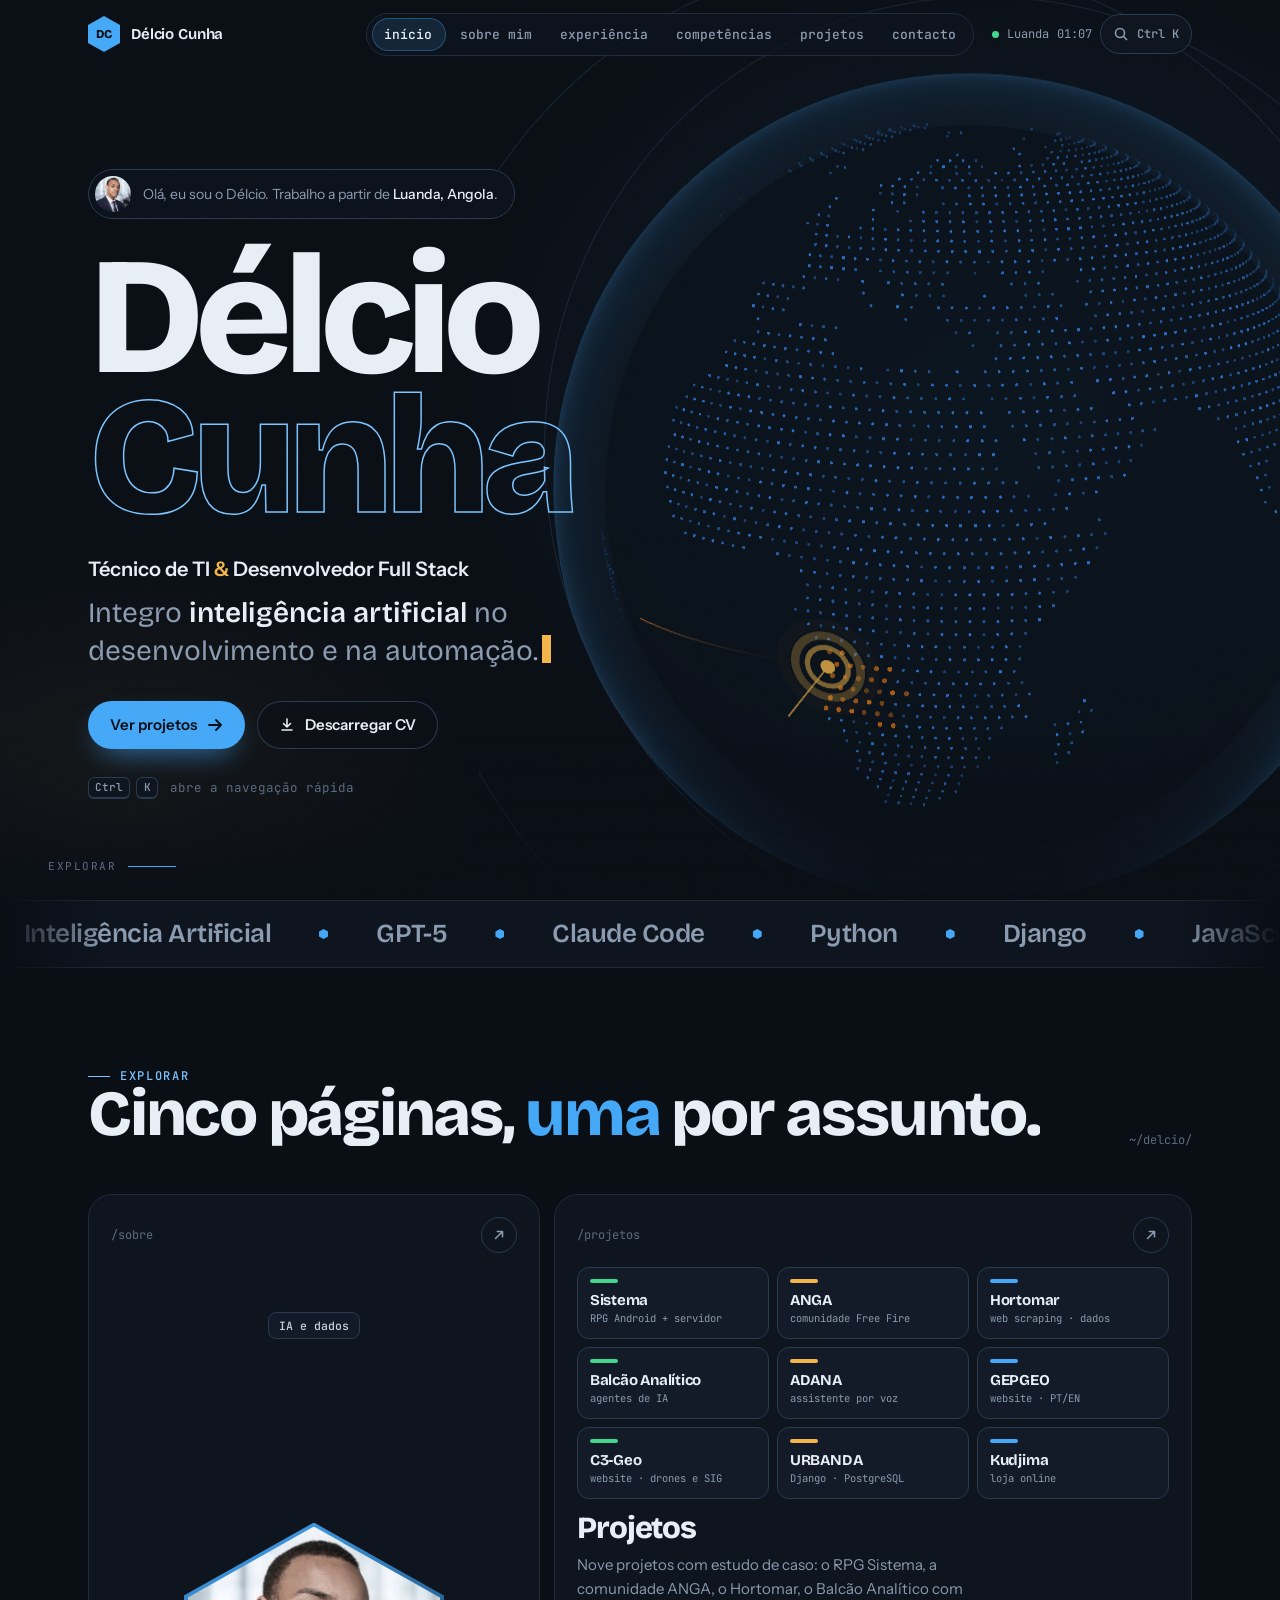
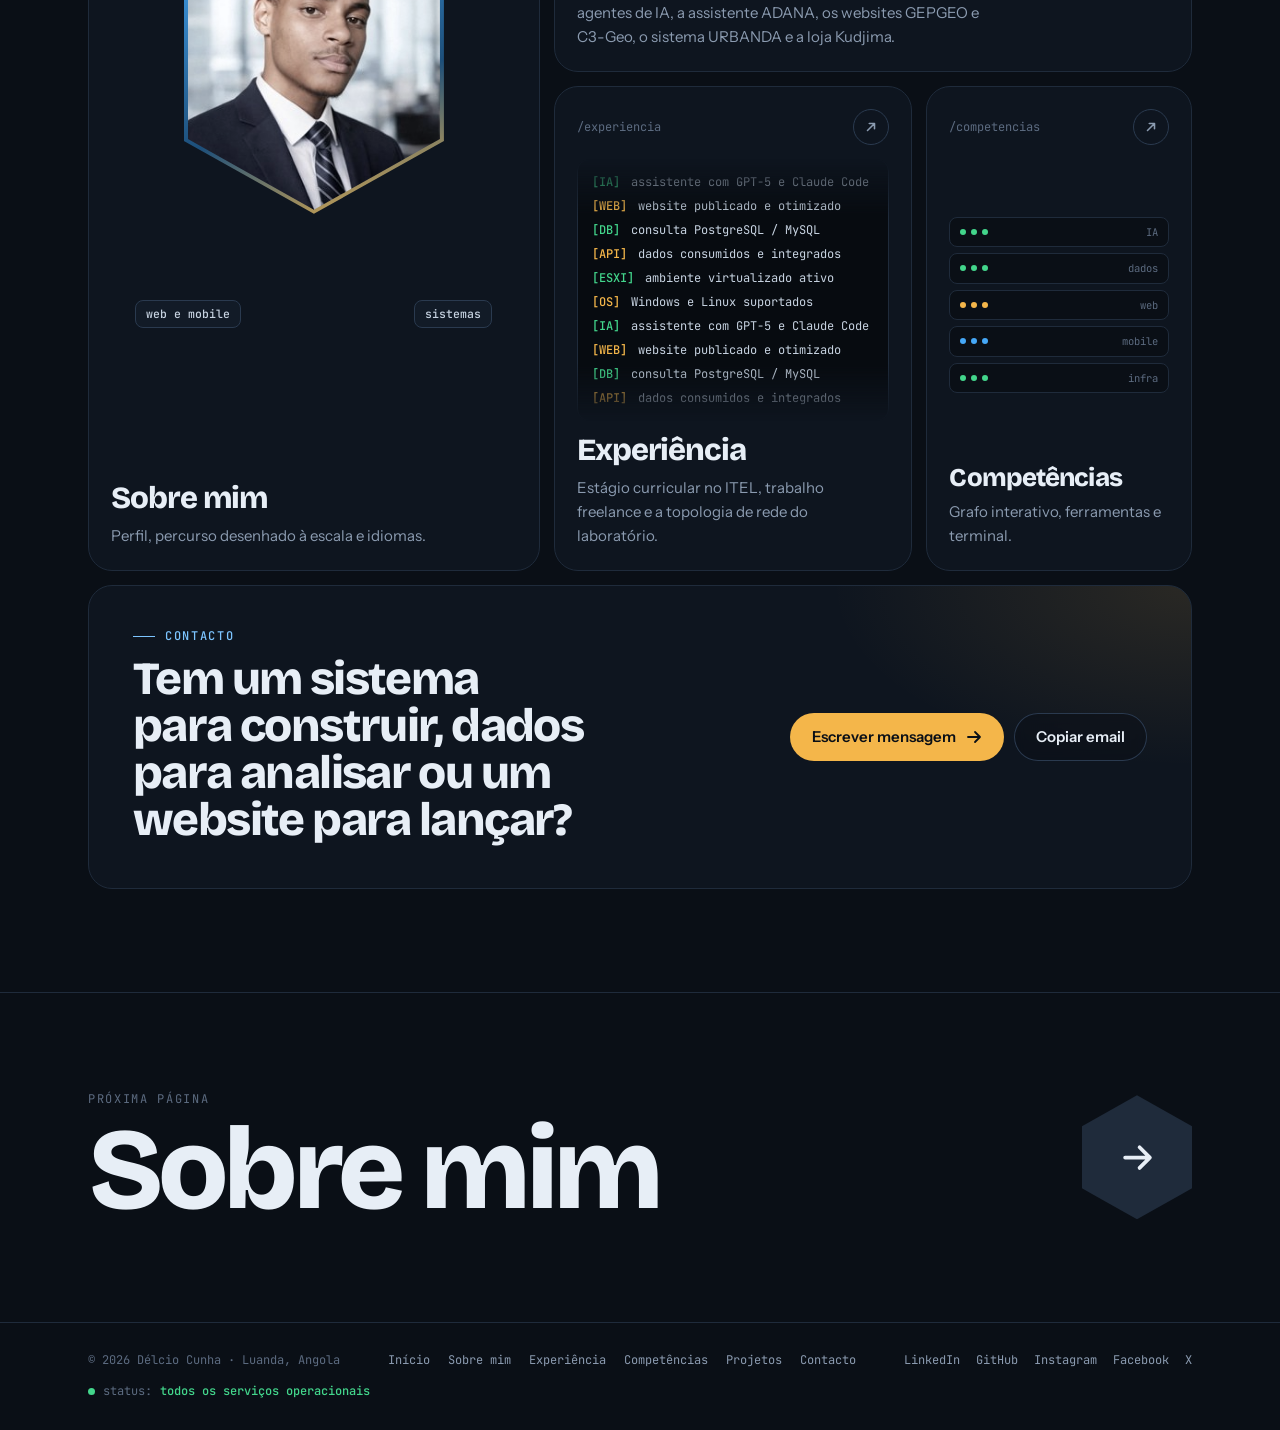
<file: index.html>
<!doctype html>
<html lang="pt">
<head>
<meta charset="utf-8">
<meta name="viewport" content="width=device-width, initial-scale=1, viewport-fit=cover">
<title>Délcio Cunha · Técnico de TI, Desenvolvimento e Inteligência Artificial</title>
<meta name="description" content="Portfólio de Délcio Cunha, Técnico de TI em Luanda: inteligência artificial, desenvolvimento web e mobile full stack, bases de dados, análise de dados, virtualização, redes e gestão de conteúdo.">
<meta name="author" content="Délcio Cunha">
<meta name="theme-color" content="#0A0F16">
<meta name="color-scheme" content="dark">
<meta property="og:type" content="website">
<meta property="og:locale" content="pt_PT">
<meta property="og:site_name" content="Délcio Cunha · Portfólio">
<meta property="og:title" content="Délcio Cunha · Técnico de TI, Desenvolvimento e Inteligência Artificial">
<meta property="og:description" content="Portfólio de Délcio Cunha, Técnico de TI em Luanda: inteligência artificial, desenvolvimento web e mobile full stack, bases de dados, análise de dados, virtualização, redes e gestão de conteúdo.">
<meta property="og:image" content="assets/img/og.jpg">
<meta name="twitter:card" content="summary_large_image">
<link rel="icon" href="assets/img/favicon.svg" type="image/svg+xml">
<link rel="apple-touch-icon" href="assets/img/icon-180.png">
<link rel="manifest" href="manifest.webmanifest">
<link rel="stylesheet" href="assets/css/fonts.css">
<link rel="stylesheet" href="assets/css/base.css">
<link rel="stylesheet" href="assets/css/home.css">
<script>(function(h){h.classList.add('js');try{var s=sessionStorage;if(!s.getItem('dc-booted')&&matchMedia('(prefers-reduced-motion: no-preference)').matches)h.classList.add('is-booting');else if(s.getItem('dc-transit'))h.classList.add('is-entering');}catch(e){}setTimeout(function(){h.classList.remove('is-booting','is-entering')},6000);})(document.documentElement);</script>
<script type="speculationrules">{"prefetch":[{"where":{"href_matches":"*.html"},"eagerness":"moderate"}]}</script>
<script type="application/ld+json">{"@context": "https://schema.org", "@type": "Person", "name": "Délcio Cunha", "jobTitle": "Técnico de TI & Desenvolvedor Full Stack", "email": "mailto:delciobentocunha007@gmail.com", "telephone": "+244947976103", "address": {"@type": "PostalAddress", "streetAddress": "Av. Marien Ngouabi, Maianga", "addressLocality": "Luanda", "addressCountry": "AO"}, "alumniOf": {"@type": "EducationalOrganization", "name": "Instituto de Telecomunicações (ITEL)"}, "knowsLanguage": ["pt", "en", "es"], "knowsAbout": ["Inteligência Artificial", "Desenvolvimento web", "Desenvolvimento mobile", "Programação full stack", "Python", "Django", "JavaScript", "React.js", "Angular", "PHP", "PostgreSQL", "MySQL", "Análise de dados", "Web scraping", "APIs REST", "VMware ESXi", "Linux", "Windows", "Redes e infraestruturas", "Gestão de redes sociais"]}</script>
</head>
<body data-page="inicio">
<a class="skip" href="#main">Saltar para o conteúdo</a>
<div class="progress" aria-hidden="true"></div>
<div class="cursor" aria-hidden="true"></div>
<div class="cursor-ring" aria-hidden="true"><span></span></div>
<div class="curtain" aria-hidden="true"><div class="panel p2"></div><div class="panel p1"></div><p class="lbl"><span>a abrir</span><b></b></p></div>
<div class="boot" aria-hidden="true"><div class="bar"></div><button class="skip-boot" type="button" tabindex="-1">saltar ⏎</button><pre></pre></div>
<div class="cmdk" data-lenis-prevent role="dialog" aria-modal="true" aria-label="Paleta de comandos">
  <div class="cmdk-box">
    <div class="cmdk-in"><svg viewBox="0 0 16 16" fill="none" stroke="currentColor" stroke-width="1.6"><circle cx="7" cy="7" r="4.5"/><path d="M10.5 10.5 14 14"/></svg><input type="text" role="combobox" aria-expanded="true" aria-controls="cmdkList" placeholder="Para onde quer ir? Escreva uma página ou ação…" aria-label="Pesquisar páginas e ações" id="cmdkInput"></div>
    <ul class="cmdk-list" id="cmdkList" role="listbox"></ul>
    <div class="cmdk-foot"><span><span class="kbd">↑</span><span class="kbd">↓</span> navegar</span><span><span class="kbd">⏎</span> abrir</span><span><span class="kbd">Esc</span> fechar</span></div>
  </div>
</div>
<header class="nav">
  <div class="nav-in">
    <a href="index.html" class="logo" aria-label="Délcio Cunha, início"><span class="hex"><span>DC</span></span><span>Délcio Cunha</span></a>
    <ul class="nav-links"><li class="nav-pill" aria-hidden="true"></li><li><a href="index.html" aria-current="page">início</a></li><li><a href="sobre.html">sobre mim</a></li><li><a href="experiencia.html">experiência</a></li><li><a href="competencias.html">competências</a></li><li><a href="projetos.html">projetos</a></li><li><a href="contacto.html">contacto</a></li></ul>
    <div class="nav-tools">
      <span class="clock" title="Hora local em Luanda"><span class="led"></span>Luanda <span data-clock></span></span>
      <button class="icon-btn cmdk-btn" type="button" data-cmdk aria-label="Abrir a paleta de comandos"><svg viewBox="0 0 16 16" fill="none" stroke="currentColor" stroke-width="1.6"><circle cx="7" cy="7" r="4.5"/><path d="M10.5 10.5 14 14"/></svg><span class="lbl">Ctrl K</span></button>
      <button class="icon-btn menu-btn" type="button" aria-expanded="false" aria-controls="mobileMenu"><span class="lbl">menu</span></button>
    </div>
  </div>
</header>
<nav class="mobile-menu" id="mobileMenu" aria-label="Menu"><a href="index.html" aria-current="page"><small>01</small>Início</a><a href="sobre.html"><small>02</small>Sobre mim</a><a href="experiencia.html"><small>03</small>Experiência</a><a href="competencias.html"><small>04</small>Competências</a><a href="projetos.html"><small>05</small>Projetos</a><a href="contacto.html"><small>06</small>Contacto</a><p class="mm-foot">Luanda · <span data-clock></span><br>delciobentocunha007@gmail.com</p></nav>
<main id="main">
<section class="hero" aria-label="Apresentação">
  <div class="globe-wrap" aria-hidden="true">
    <canvas id="globe"></canvas>
    <div class="globe-pin" id="globePin"><span class="led amber"></span><span>Luanda <b data-clock></b></span></div>
    <p class="globe-hint">arraste para rodar</p>
  </div>
  <div class="wrap hero-grid">
    <div class="hero-copy">
      <p class="hello" data-h><img src="assets/img/delcio.jpg" alt="" width="36" height="36"><span>Olá, eu sou o Délcio. Trabalho a partir de <b>Luanda, Angola</b>.</span></p>
      <h1 class="hero-name" aria-label="Délcio Cunha"><span class="hn">Délcio</span><span class="hn outline">Cunha</span></h1>
      <p class="hero-role" data-h>Técnico de TI <i>&amp;</i> Desenvolvedor Full Stack</p>
      <p class="hero-rot" data-h aria-live="polite"><span id="rot">Integro <b>inteligência artificial</b> no desenvolvimento e na automação.</span><span class="caret" aria-hidden="true"></span></p>
      <div class="hero-cta" data-h>
        <a class="btn btn-primary" href="projetos.html" data-magnet>Ver projetos <svg class="arrow" viewBox="0 0 16 16" fill="none" stroke="currentColor" stroke-width="1.8" stroke-linecap="round" stroke-linejoin="round"><path d="M2 8h12M9 3l5 5-5 5"/></svg></a>
        <a class="btn btn-ghost" href="assets/docs/CV-Delcio-Cunha.pdf" download data-magnet><svg viewBox="0 0 16 16" fill="none" stroke="currentColor" stroke-width="1.6" stroke-linecap="round" stroke-linejoin="round"><path d="M8 2v8M4.5 6.5 8 10l3.5-3.5M3 13h10"/></svg>Descarregar CV</a>
      </div>
      <p class="hero-kbd" data-h><span class="kbd">Ctrl</span><span class="kbd">K</span> abre a navegação rápida</p>
    </div>
  </div>
  <a href="#explorar" class="scroll-cue" aria-label="Ir para a secção explorar"><span>explorar</span><i></i></a>
</section>

<div class="ticker" aria-label="Tecnologias com que trabalho">
  <div class="ticker-track">
    <ul>
      <li>Inteligência Artificial</li><li>GPT-5</li><li>Claude Code</li><li>Python</li><li>Django</li><li>JavaScript</li><li>React.js</li><li>Angular</li><li>PHP</li><li>APIs REST</li><li>Web scraping</li><li>PostgreSQL</li><li>MySQL</li><li>Análise de dados</li><li>VS Code</li><li>PyCharm</li><li>VMware ESXi</li><li>Linux</li><li>Windows</li><li>Redes</li><li>Pacote Office</li>
    </ul>
    <ul aria-hidden="true">
      <li>Inteligência Artificial</li><li>GPT-5</li><li>Claude Code</li><li>Python</li><li>Django</li><li>JavaScript</li><li>React.js</li><li>Angular</li><li>PHP</li><li>APIs REST</li><li>Web scraping</li><li>PostgreSQL</li><li>MySQL</li><li>Análise de dados</li><li>VS Code</li><li>PyCharm</li><li>VMware ESXi</li><li>Linux</li><li>Windows</li><li>Redes</li><li>Pacote Office</li>
    </ul>
  </div>
</div>

<section class="block" id="explorar">
  <div class="wrap">
    <div class="block-head">
      <div>
        <p class="eyebrow">Explorar</p>
        <h2 class="h2" data-split>Cinco páginas, <em>uma</em> por assunto.</h2>
      </div>
      <span class="path">~/delcio/</span>
    </div>

    <div class="bento" data-reveal="stagger">
      <a class="tile t-about glow" href="sobre.html">
        <div class="t-head"><span class="t-path">/sobre</span><span class="t-go"><svg viewBox="0 0 16 16" fill="none" stroke="currentColor" stroke-width="1.8" stroke-linecap="round" stroke-linejoin="round"><path d="M4 12 12 4M6 4h6v6"/></svg></span></div>
        <div class="about-visual">
          <div class="hexphoto hexclip"><img src="assets/img/delcio.jpg" alt="" loading="lazy"></div>
          <div class="orbit" aria-hidden="true"><span>IA e dados</span><span>web e mobile</span><span>sistemas</span></div>
        </div>
        <div class="t-body"><h3>Sobre mim</h3><p>Perfil, percurso desenhado à escala e idiomas.</p></div>
      </a>

      <a class="tile t-proj glow" href="projetos.html">
        <div class="t-head"><span class="t-path">/projetos</span><span class="t-go"><svg viewBox="0 0 16 16" fill="none" stroke="currentColor" stroke-width="1.8" stroke-linecap="round" stroke-linejoin="round"><path d="M4 12 12 4M6 4h6v6"/></svg></span></div>
        <div class="proj-cards" aria-hidden="true">
          <div class="pc pc-ok" style="--d:0ms"><i></i><b>Sistema</b><span>RPG Android + servidor</span></div>
          <div class="pc pc-amber" style="--d:45ms"><i></i><b>ANGA</b><span>comunidade Free Fire</span></div>
          <div class="pc pc-sig" style="--d:90ms"><i></i><b>Hortomar</b><span>web scraping · dados</span></div>
          <div class="pc pc-ok" style="--d:135ms"><i></i><b>Balcão Analítico</b><span>agentes de IA</span></div>
          <div class="pc pc-amber" style="--d:180ms"><i></i><b>ADANA</b><span>assistente por voz</span></div>
          <div class="pc pc-sig" style="--d:225ms"><i></i><b>GEPGEO</b><span>website · PT/EN</span></div>
          <div class="pc pc-ok" style="--d:270ms"><i></i><b>C3-Geo</b><span>website · drones e SIG</span></div>
          <div class="pc pc-amber" style="--d:315ms"><i></i><b>URBANDA</b><span>Django · PostgreSQL</span></div>
          <div class="pc pc-sig" style="--d:360ms"><i></i><b>Kudjima</b><span>loja online</span></div>
        </div>
        <div class="t-body"><h3>Projetos</h3><p>Nove projetos com estudo de caso: o RPG Sistema, a comunidade ANGA, o Hortomar, o Balcão Analítico com agentes de IA, a assistente ADANA, os websites GEPGEO e C3-Geo, o sistema URBANDA e a loja Kudjima.</p></div>
      </a>

      <a class="tile t-exp glow" href="experiencia.html">
        <div class="t-head"><span class="t-path">/experiencia</span><span class="t-go"><svg viewBox="0 0 16 16" fill="none" stroke="currentColor" stroke-width="1.8" stroke-linecap="round" stroke-linejoin="round"><path d="M4 12 12 4M6 4h6v6"/></svg></span></div>
        <div class="minilog" aria-hidden="true">
          <ul>
            <li><b>[IA]</b> assistente com GPT-5 e Claude Code</li>
            <li><b>[WEB]</b> website publicado e otimizado</li>
            <li><b>[DB]</b> consulta PostgreSQL / MySQL</li>
            <li><b>[API]</b> dados consumidos e integrados</li>
            <li><b>[ESXI]</b> ambiente virtualizado ativo</li>
            <li><b>[OS]</b> Windows e Linux suportados</li>
            <li><b>[IA]</b> assistente com GPT-5 e Claude Code</li>
            <li><b>[WEB]</b> website publicado e otimizado</li>
            <li><b>[DB]</b> consulta PostgreSQL / MySQL</li>
            <li><b>[API]</b> dados consumidos e integrados</li>
          </ul>
        </div>
        <div class="t-body"><h3>Experiência</h3><p>Estágio curricular no ITEL, trabalho freelance e a topologia de rede do laboratório.</p></div>
      </a>

      <a class="tile t-skill glow" href="competencias.html">
        <div class="t-head"><span class="t-path">/competencias</span><span class="t-go"><svg viewBox="0 0 16 16" fill="none" stroke="currentColor" stroke-width="1.8" stroke-linecap="round" stroke-linejoin="round"><path d="M4 12 12 4M6 4h6v6"/></svg></span></div>
        <div class="minirack" aria-hidden="true">
          <div><i></i><i></i><i></i><span>IA</span></div>
          <div><i></i><i></i><i></i><span>dados</span></div>
          <div><i></i><i></i><i></i><span>web</span></div>
          <div><i></i><i></i><i></i><span>mobile</span></div>
          <div><i></i><i></i><i></i><span>infra</span></div>
        </div>
        <div class="t-body"><h3>Competências</h3><p>Grafo interativo, ferramentas e terminal.</p></div>
      </a>

      <div class="tile t-contact glow">
        <div class="tc-copy">
          <p class="eyebrow">Contacto</p>
          <h3>Tem um sistema para construir, dados para analisar ou um website para lançar?</h3>
        </div>
        <div class="tc-actions">
          <a class="btn btn-amber" href="contacto.html" data-magnet>Escrever mensagem <svg class="arrow" viewBox="0 0 16 16" fill="none" stroke="currentColor" stroke-width="1.8" stroke-linecap="round" stroke-linejoin="round"><path d="M2 8h12M9 3l5 5-5 5"/></svg></a>
          <button class="btn btn-ghost" type="button" data-copy="delciobentocunha007@gmail.com" data-magnet>Copiar email</button>
        </div>
      </div>
    </div>
  </div>
</section>

</main>
<a class="next-page" href="sobre.html"><div class="wrap"><div><small>Próxima página</small><b>Sobre mim</b></div><span class="arrowbox"><svg viewBox="0 0 16 16" fill="none" stroke="currentColor" stroke-width="1.8" stroke-linecap="round" stroke-linejoin="round"><path d="M2 8h12M9 3l5 5-5 5"/></svg></span></div></a>
<footer class="site-foot">
  <div class="wrap">
    <span>© 2026 Délcio Cunha · Luanda, Angola</span>
    <nav aria-label="Rodapé"><a href="index.html">Início</a><a href="sobre.html">Sobre mim</a><a href="experiencia.html">Experiência</a><a href="competencias.html">Competências</a><a href="projetos.html">Projetos</a><a href="contacto.html">Contacto</a></nav>
    <span class="foot-social"><a href="https://www.linkedin.com/in/delcio-cunha-b9760a3ba" target="_blank" rel="noopener">LinkedIn</a><a href="https://github.com/DelcioCunha" target="_blank" rel="noopener">GitHub</a><a href="https://www.instagram.com/delcio_369/" target="_blank" rel="noopener">Instagram</a><a href="https://www.facebook.com/delcio.cunha.2025/" target="_blank" rel="noopener">Facebook</a><a href="https://x.com/DelcioCunha369" target="_blank" rel="noopener">X</a></span>
    <span class="status"><span class="led"></span>status: <b>todos os serviços operacionais</b></span>
  </div>
</footer>
<script defer src="assets/vendor/gsap.min.js"></script>
<script defer src="assets/vendor/ScrollTrigger.min.js"></script>
<script defer src="assets/vendor/SplitText.min.js"></script>
<script defer src="assets/vendor/lenis.min.js"></script>
<script defer src="assets/js/world-dots.js"></script>
<script defer src="assets/js/core.js"></script>
<script defer src="assets/js/pages/home.js"></script>
<script defer src="assets/vendor/three.min.js"></script>
<script defer src="assets/js/pages/globe.js"></script>
</body>
</html>
</file>
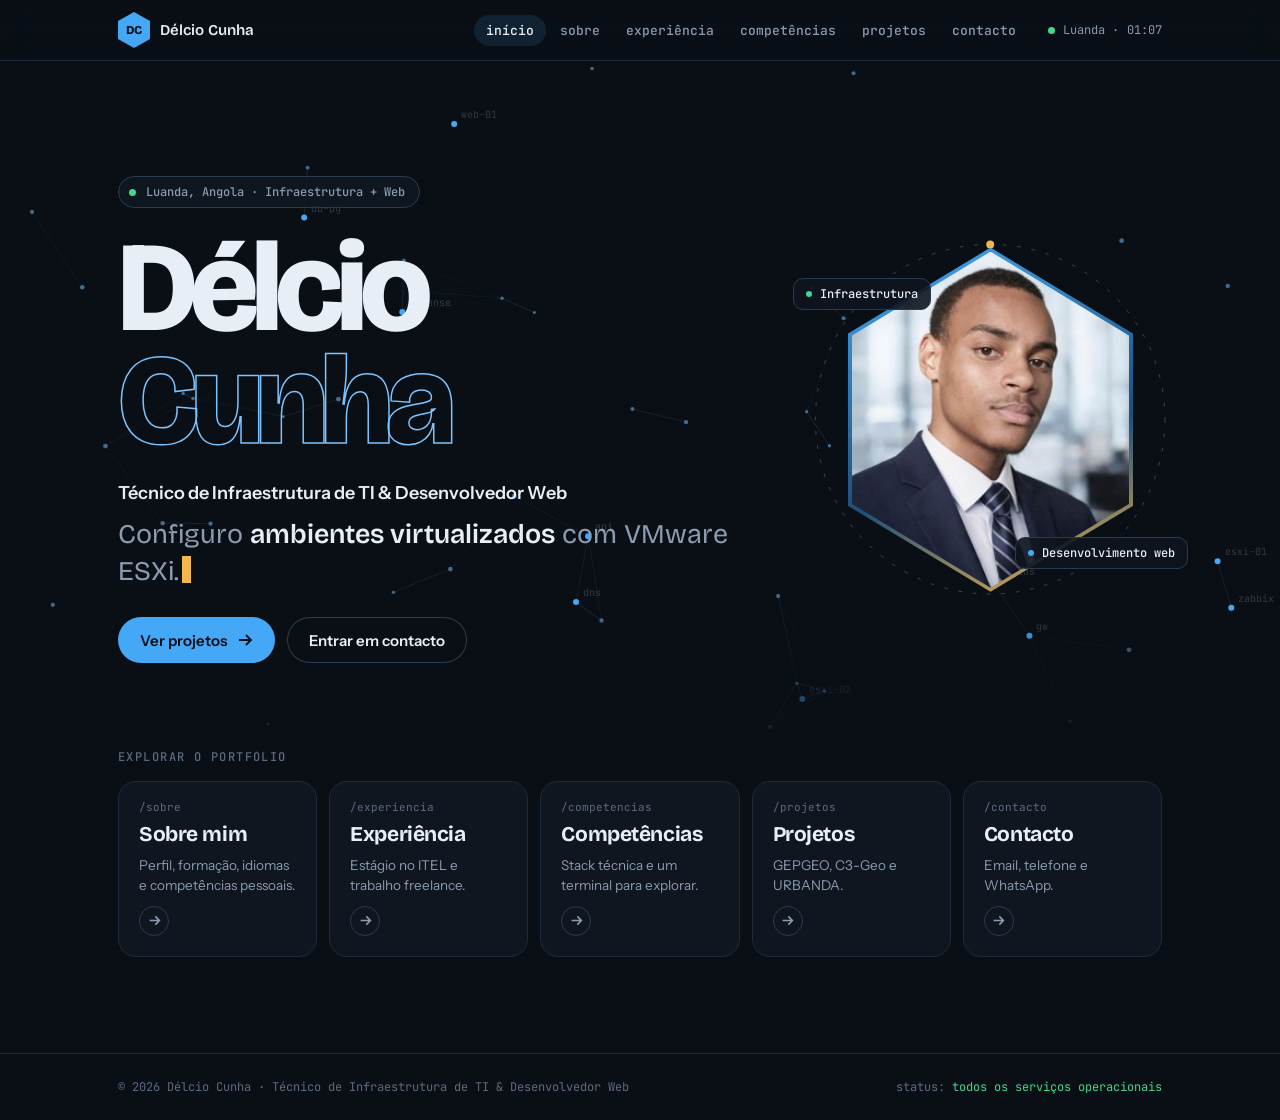
<file: delcio-portfolio/index.html>
<!doctype html><html lang="pt"><head><meta charset="utf-8"><meta name=viewport content="width=device-width,initial-scale=1,viewport-fit=cover"><style>:root{color-scheme:light;box-sizing:border-box;padding-top:env(safe-area-inset-top,0px);padding-bottom:env(safe-area-inset-bottom,0px)}html{scroll-padding-top:env(safe-area-inset-top,0px)}body{margin:0;padding:0;font:14px -apple-system,BlinkMacSystemFont,sans-serif;background:#faf9f5;color:#141413}img{max-width:100%}[hidden]:not([hidden=until-found i]){display:none!important}</style>
<title>Délcio Cunha · Portfólio</title>
<meta name="description" content="Portfólio de Délcio Cunha, Técnico de Infraestrutura de TI e Desenvolvedor Web em Luanda, Angola.">
<link rel="preconnect" href="https://fonts.googleapis.com">
<link rel="preconnect" href="https://fonts.gstatic.com" crossorigin>
<link rel="stylesheet" href="https://fonts.googleapis.com/css2?family=Bricolage+Grotesque:opsz,wght@12..96,400;12..96,600;12..96,800&family=Instrument+Sans:wght@400;500;600&family=JetBrains+Mono:wght@400;500&display=swap">
</head>
<body>
<style>
/* Layout: consola de infraestrutura dividida em subpáginas — uma responsabilidade por ecrã, hexágono do CV como assinatura */
:root{
  --ink:#0A0F16; --ink-2:#0F1620; --panel:#121B27;
  --line:#1F2B3B; --line-2:#2A3A4F;
  --fg:#E7EEF6; --muted:#8B9BB0; --dim:#5C6B80;
  --signal:#45A8F7; --signal-2:#7CC4FF; --amber:#F4B64A; --ok:#43D68C;
  --signal-soft:rgba(69,168,247,.12); --amber-soft:rgba(244,182,74,.12);
  --f-display:"Bricolage Grotesque","Segoe UI",system-ui,sans-serif;
  --f-body:"Instrument Sans","Segoe UI",system-ui,-apple-system,sans-serif;
  --f-mono:"JetBrains Mono",ui-monospace,"SFMono-Regular",Menlo,Consolas,monospace;
  --gutter:clamp(16px,4vw,48px); --max:1140px;
  color-scheme:dark;
}
*{box-sizing:border-box}
body{background:var(--ink);color:var(--fg);font-family:var(--f-body);font-size:16px;line-height:1.6;-webkit-font-smoothing:antialiased;overflow-x:hidden}
::selection{background:var(--signal);color:var(--ink)}
a{color:inherit}
img{max-width:100%;display:block}
button{font:inherit;color:inherit}
:focus-visible{outline:2px solid var(--amber);outline-offset:3px;border-radius:4px}
.hexclip{clip-path:polygon(50% 0,100% 25%,100% 75%,50% 100%,0 75%,0 25%)}

/* cursor */
.cursor,.cursor-ring{position:fixed;top:0;left:0;pointer-events:none;z-index:9999;border-radius:50%;transform:translate3d(-100px,-100px,0)}
.cursor{width:6px;height:6px;background:var(--amber);margin:-3px 0 0 -3px}
.cursor-ring{width:34px;height:34px;margin:-17px 0 0 -17px;border:1px solid rgba(124,196,255,.45);transition:width .25s,height .25s,margin .25s,background .25s,border-color .25s}
.cursor-ring.hover{width:54px;height:54px;margin:-27px 0 0 -27px;background:rgba(69,168,247,.10);border-color:var(--signal)}
@media (hover:hover) and (pointer:fine){body.has-cursor,body.has-cursor a,body.has-cursor button{cursor:none}}
@media (hover:none),(pointer:coarse){.cursor,.cursor-ring{display:none}}

/* nav */
.nav{position:fixed;top:0;left:0;right:0;z-index:50;padding-top:env(safe-area-inset-top,0px);background:rgba(10,15,22,.8);backdrop-filter:blur(14px) saturate(140%);-webkit-backdrop-filter:blur(14px) saturate(140%);border-bottom:1px solid var(--line)}
.nav-in{max-width:var(--max);margin:0 auto;padding:12px var(--gutter);display:flex;align-items:center;gap:20px}
.logo{display:flex;align-items:center;gap:10px;text-decoration:none;font:600 15px/1 var(--f-display)}
.hex{width:32px;height:36px;background:var(--signal);display:grid;place-items:center;color:var(--ink);font:800 12px/1 var(--f-display)}
.nav-links{display:flex;gap:2px;margin:0 0 0 auto;list-style:none;padding:0}
.nav-links a{display:block;text-decoration:none;font:500 13px/1 var(--f-mono);color:var(--muted);padding:9px 12px;border-radius:999px;transition:color .2s,background .2s}
.nav-links a:hover{color:var(--fg)}
.nav-links a[aria-current="page"]{color:var(--fg);background:var(--signal-soft)}
.clock{font:400 12px/1 var(--f-mono);color:var(--muted);display:flex;align-items:center;gap:8px;white-space:nowrap;font-variant-numeric:tabular-nums}
.led{width:7px;height:7px;border-radius:50%;background:var(--ok);animation:pulse 2.4s infinite}
@keyframes pulse{0%{box-shadow:0 0 0 0 rgba(67,214,140,.5)}70%{box-shadow:0 0 0 8px rgba(67,214,140,0)}100%{box-shadow:0 0 0 0 rgba(67,214,140,0)}}
.menu-btn{display:none;margin-left:auto;background:none;border:1px solid var(--line-2);border-radius:10px;padding:9px 12px;font:500 12px/1 var(--f-mono);cursor:pointer}
@media (max-width:960px){
  .nav-links{position:fixed;inset:62px 16px auto 16px;flex-direction:column;background:var(--panel);border:1px solid var(--line-2);border-radius:16px;padding:8px;opacity:0;pointer-events:none;transform:translateY(-8px);transition:.25s}
  .nav-links.open{opacity:1;pointer-events:auto;transform:none}
  .nav-links a{font-size:15px;padding:14px;border-radius:10px}
  .menu-btn{display:block}
  .clock{display:none}
}

/* views */
main{min-height:100vh}
.view{padding-top:calc(64px + env(safe-area-inset-top,0px))}
.view.enter .st{animation:in .6s cubic-bezier(.2,.8,.2,1) backwards}
.view.enter .st:nth-child(2){animation-delay:.06s}.view.enter .st:nth-child(3){animation-delay:.12s}.view.enter .st:nth-child(4){animation-delay:.18s}.view.enter .st:nth-child(5){animation-delay:.24s}
@keyframes in{from{opacity:0;transform:translateY(18px)}}
.view.leave{animation:out .22s ease forwards}
@keyframes out{to{opacity:0;transform:translateY(-8px)}}
.wrap{max-width:var(--max);margin:0 auto;padding-inline:var(--gutter)}
.page{padding-block:clamp(48px,7vw,88px) clamp(40px,6vw,72px)}
.eyebrow{font:500 12px/1 var(--f-mono);letter-spacing:.12em;text-transform:uppercase;color:var(--signal-2);display:flex;align-items:center;gap:10px}
.eyebrow::before{content:"";width:22px;height:1px;background:currentColor}
.h2{font:800 clamp(36px,5.6vw,68px)/1 var(--f-display);letter-spacing:-.035em;margin:16px 0 0;text-wrap:balance}
.h2 em{font-style:normal;color:var(--signal)}
.lead{color:var(--muted);font-size:clamp(16px,1.6vw,18px);max-width:60ch;margin:18px 0 0}
.page-head{display:flex;justify-content:space-between;align-items:flex-end;gap:24px;margin-bottom:clamp(36px,5vw,56px)}
.path{font:400 12px/1 var(--f-mono);color:var(--dim);white-space:nowrap}
@media (max-width:700px){.path{display:none}}
.pager{display:flex;justify-content:space-between;gap:12px;margin-top:clamp(48px,6vw,72px);padding-top:24px;border-top:1px solid var(--line)}
.pager a{display:flex;flex-direction:column;gap:6px;text-decoration:none;padding:12px 4px;min-width:0}
.pager a span{font:400 11px/1 var(--f-mono);color:var(--dim);letter-spacing:.1em;text-transform:uppercase}
.pager a b{font:600 clamp(18px,2.2vw,24px)/1.1 var(--f-display);letter-spacing:-.02em;transition:color .2s}
.pager a:hover b{color:var(--signal)}
.pager a.next{text-align:right;margin-left:auto}

.btn{--mx:0px;--my:0px;display:inline-flex;align-items:center;gap:10px;text-decoration:none;border:0;cursor:pointer;font:600 15px/1 var(--f-body);padding:15px 22px;border-radius:999px;transform:translate(var(--mx),var(--my));transition:transform .25s cubic-bezier(.2,.8,.2,1),background .2s,box-shadow .2s}
.btn-primary{background:var(--signal);color:var(--ink)}
.btn-primary:hover{background:var(--signal-2)}
.btn-ghost{background:transparent;color:var(--fg);box-shadow:inset 0 0 0 1px var(--line-2)}
.btn-ghost:hover{box-shadow:inset 0 0 0 1px var(--signal);background:var(--signal-soft)}
.btn svg{width:16px;height:16px;transition:transform .25s}
.btn:hover svg{transform:translateX(3px)}
.chip{display:inline-flex;align-items:center;gap:6px;font:500 12.5px/1 var(--f-mono);padding:8px 11px;border-radius:8px;background:var(--ink-2);border:1px solid var(--line);color:var(--fg);white-space:nowrap}

/* ---------- INÍCIO ---------- */
.hero{position:relative;isolation:isolate;overflow:hidden}
#net{position:absolute;inset:0;width:100%;height:100%;z-index:-1}
.hero::after{content:"";position:absolute;inset:auto 0 0 0;height:140px;background:linear-gradient(transparent,var(--ink));z-index:-1;pointer-events:none}
.hero-grid{display:grid;grid-template-columns:minmax(0,1.3fr) minmax(0,.7fr);gap:clamp(32px,5vw,64px);align-items:center;padding-block:clamp(56px,9vw,112px) clamp(48px,7vw,88px)}
.tag{display:inline-flex;align-items:center;gap:10px;font:500 12px/1 var(--f-mono);color:var(--muted);padding:9px 14px 9px 10px;border:1px solid var(--line-2);border-radius:999px;background:rgba(18,27,39,.6)}
.name{font:800 clamp(56px,10vw,140px)/.88 var(--f-display);letter-spacing:-.055em;margin:24px 0 0}
.name .line{display:block;white-space:nowrap}
.name .ch{display:inline-block;transition:transform .35s cubic-bezier(.2,.8,.2,1),color .35s}
.name .ch:hover{transform:translateY(-.07em) rotate(-4deg);color:var(--signal)}
.name .outline{color:transparent;-webkit-text-stroke:1.5px var(--signal-2)}
.role{font:600 clamp(15px,1.5vw,18px)/1.4 var(--f-body);margin:24px 0 0}
.rotator{font:400 clamp(19px,2.2vw,27px)/1.35 var(--f-display);color:var(--muted);margin:10px 0 0;min-height:2.7em}
.rotator b{color:var(--fg);font-weight:600}
.caret{display:inline-block;width:.5ch;height:1em;background:var(--amber);vertical-align:-.12em;margin-left:3px;animation:blink 1s steps(1) infinite}
@keyframes blink{50%{opacity:0}}
.cta{display:flex;flex-wrap:wrap;gap:12px;margin-top:28px}
.portrait-wrap{position:relative;justify-self:center;width:min(340px,100%);aspect-ratio:1/1.1;max-width:100%;perspective:900px}
.portrait{position:absolute;inset:4% 8%;transition:transform .2s ease-out}
.portrait .frame{position:absolute;inset:0;background:linear-gradient(160deg,var(--signal),#1d4f7a 60%,var(--amber));padding:4px}
.portrait .frame>div{width:100%;height:100%;overflow:hidden;background:var(--panel)}
.portrait img{width:100%;height:100%;object-fit:cover}
.ring-svg{position:absolute;inset:-3%;width:106%;height:106%;animation:spin 50s linear infinite;pointer-events:none}
@keyframes spin{to{transform:rotate(360deg)}}
.badge{position:absolute;font:500 12px/1 var(--f-mono);padding:9px 12px;border-radius:10px;background:rgba(15,22,32,.9);border:1px solid var(--line-2);display:flex;align-items:center;gap:8px;white-space:nowrap;animation:float 6s ease-in-out infinite}
.badge i{width:6px;height:6px;border-radius:50%;background:var(--ok)}
.badge.b1{top:12%;left:-8%}.badge.b2{bottom:10%;right:-8%;animation-delay:-3s}.badge.b2 i{background:var(--signal)}
@keyframes float{50%{transform:translateY(-8px)}}
@media (max-width:900px){.hero-grid{grid-template-columns:1fr}.portrait-wrap{order:-1;width:min(240px,66vw)}.badge.b1{left:-18%}.badge.b2{right:-18%}}
@media (max-width:400px){.badge{font-size:10.5px;padding:7px 9px}}

.map-head{display:flex;justify-content:space-between;align-items:baseline;gap:16px;margin-bottom:18px}
.map-head h2{font:500 12px/1 var(--f-mono);letter-spacing:.12em;text-transform:uppercase;color:var(--dim);margin:0}
.sitemap{display:grid;grid-template-columns:repeat(5,minmax(0,1fr));gap:12px;padding-bottom:clamp(56px,8vw,96px)}
.dest{--px:50%;--py:50%;position:relative;display:flex;flex-direction:column;gap:10px;min-height:170px;padding:20px;border:1px solid var(--line);border-radius:18px;background:var(--ink-2);text-decoration:none;overflow:hidden;transition:border-color .3s,transform .3s cubic-bezier(.2,.8,.2,1)}
.dest::before{content:"";position:absolute;inset:0;background:radial-gradient(260px circle at var(--px) var(--py),rgba(69,168,247,.14),transparent 60%);opacity:0;transition:opacity .3s;pointer-events:none}
.dest:hover{border-color:var(--line-2);transform:translateY(-4px)}
.dest:hover::before{opacity:1}
.dest .p{font:400 11px/1 var(--f-mono);color:var(--dim)}
.dest b{font:700 21px/1.1 var(--f-display);letter-spacing:-.02em}
.dest small{color:var(--muted);font-size:13.5px;line-height:1.45}
.dest .go{margin-top:auto;width:30px;height:30px;border-radius:50%;border:1px solid var(--line-2);display:grid;place-items:center;transition:background .25s,border-color .25s,color .25s;color:var(--muted)}
.dest .go svg{width:13px;height:13px}
.dest:hover .go{background:var(--signal);border-color:var(--signal);color:var(--ink)}
@media (max-width:1000px){.sitemap{grid-template-columns:repeat(3,minmax(0,1fr))}.sitemap .dest:nth-child(n+4){grid-column:span 1}}
@media (max-width:1000px) and (min-width:641px){.sitemap{grid-template-columns:repeat(6,minmax(0,1fr))}.sitemap .dest{grid-column:span 2}.sitemap .dest:nth-child(4),.sitemap .dest:nth-child(5){grid-column:span 3}}
@media (max-width:640px){.sitemap{grid-template-columns:1fr 1fr}.sitemap .dest:last-child{grid-column:1/-1}.dest{min-height:150px}}

/* ---------- SOBRE ---------- */
.about-grid{display:grid;grid-template-columns:minmax(0,1.1fr) minmax(0,.9fr);gap:clamp(32px,5vw,72px);align-items:start}
.about-text p{font-size:clamp(17px,1.6vw,19px);line-height:1.7;color:var(--muted);margin:0 0 16px;max-width:60ch}
.about-text strong{color:var(--fg);font-weight:500}
.focus{display:flex;flex-wrap:wrap;gap:8px;margin-top:22px}
.stats{display:grid;grid-template-columns:repeat(2,minmax(0,1fr));gap:1px;background:var(--line);border:1px solid var(--line);border-radius:20px;overflow:hidden}
.stat{background:var(--ink);padding:24px 22px;position:relative;transition:background .3s}
.stat:hover{background:var(--panel)}
.stat .num{font:800 clamp(40px,4.4vw,56px)/1 var(--f-display);letter-spacing:-.04em;font-variant-numeric:tabular-nums}
.stat .lbl{font-size:13.5px;line-height:1.45;color:var(--muted);margin-top:10px}
.stat .unit{position:absolute;top:16px;right:16px;font:400 10.5px/1 var(--f-mono);color:var(--dim);letter-spacing:.08em;text-transform:uppercase}
.sub-h{font:500 12px/1 var(--f-mono);letter-spacing:.12em;text-transform:uppercase;color:var(--dim);margin:clamp(48px,6vw,72px) 0 18px}
.trio{display:grid;grid-template-columns:repeat(3,minmax(0,1fr));gap:16px}
.box{background:var(--ink-2);border:1px solid var(--line);border-radius:18px;padding:24px;min-width:0}
.box h3{font:500 11.5px/1 var(--f-mono);letter-spacing:.12em;text-transform:uppercase;color:var(--dim);margin:0 0 20px}
.edu{display:grid;gap:18px}
.yrs{font:500 12px/1 var(--f-mono);color:var(--signal-2);font-variant-numeric:tabular-nums}
.edu h4{font:700 19px/1.2 var(--f-display);letter-spacing:-.02em;margin:8px 0 4px}
.edu p{margin:0;color:var(--muted);font-size:14.5px}
.lang{display:grid;gap:18px}
.lang .top{display:flex;justify-content:space-between;font-weight:500}
.lang .top span{font:400 12px/1.6 var(--f-mono);color:var(--muted)}
.bar{display:grid;grid-template-columns:repeat(5,1fr);gap:4px;margin-top:9px}
.bar i{height:6px;border-radius:3px;background:var(--line)}
.bar i.on{background:var(--signal)}
.soft{list-style:none;padding:0;margin:0;display:grid;gap:2px}
.soft li{display:flex;align-items:center;gap:12px;padding:9px 10px;border-radius:10px;font-size:15px;transition:background .2s,transform .2s}
.soft li:hover{background:var(--panel);transform:translateX(4px)}
.soft li::before{content:"";flex:none;width:9px;height:10px;clip-path:polygon(50% 0,100% 25%,100% 75%,50% 100%,0 75%,0 25%);background:var(--amber)}
@media (max-width:900px){.about-grid{grid-template-columns:1fr}.trio{grid-template-columns:1fr 1fr}.trio .box:first-child{grid-column:1/-1}}
@media (max-width:600px){.trio{grid-template-columns:1fr}}

/* ---------- EXPERIÊNCIA ---------- */
.timeline{position:relative;display:grid;gap:22px}
.timeline::before{content:"";position:absolute;left:19px;top:12px;bottom:12px;width:1px;background:linear-gradient(var(--signal),var(--line) 70%)}
.job{display:grid;grid-template-columns:40px minmax(0,1fr);gap:20px}
.job-node{width:40px;height:44px;background:var(--line-2);display:grid;place-items:center;position:relative;z-index:1}
.job-node::after{content:"";position:absolute;width:34px;height:38px;clip-path:inherit;background:var(--ink)}
.job-node b{position:relative;z-index:1;width:10px;height:10px;border-radius:50%;background:var(--signal)}
.job.alt .job-node b{background:var(--amber)}
.job-card{background:var(--ink-2);border:1px solid var(--line);border-radius:20px;padding:clamp(22px,3vw,32px);transition:border-color .3s}
.job-card:hover{border-color:var(--line-2)}
.job-top{display:flex;flex-wrap:wrap;justify-content:space-between;gap:10px 20px;align-items:baseline}
.job-title{font:700 clamp(21px,2.2vw,26px)/1.15 var(--f-display);letter-spacing:-.02em;margin:0}
.job-title span{color:var(--muted);font-weight:400}
.period{font:500 12.5px/1 var(--f-mono);color:var(--signal-2);background:var(--signal-soft);padding:7px 10px;border-radius:7px;white-space:nowrap;font-variant-numeric:tabular-nums}
.org{color:var(--muted);margin:8px 0 0;font-size:15px}
.clients{display:flex;flex-wrap:wrap;gap:8px;margin-top:14px}
.clients .chip span{color:var(--dim)}
.log{list-style:none;padding:0;margin:20px 0 0;display:grid;gap:2px;font:400 14px/1.55 var(--f-mono)}
.log li{display:grid;grid-template-columns:52px minmax(0,1fr);gap:12px;padding:9px 12px;border-radius:8px;color:#C7D3E1;transition:background .2s}
.log li:hover{background:var(--panel)}
.log li::before{content:attr(data-k);color:var(--ok);font-size:11.5px;padding-top:2px}
.log li.w::before{color:var(--amber)}

/* ---------- COMPETÊNCIAS ---------- */
.skills-grid{display:grid;grid-template-columns:minmax(0,1fr) minmax(0,1fr);gap:clamp(20px,3vw,28px);align-items:start}
.rack{background:var(--ink-2);border:1px solid var(--line);border-radius:20px;padding:12px;display:grid;gap:8px}
.rack-head{display:flex;justify-content:space-between;padding:6px 8px 8px;font:500 11px/1 var(--f-mono);color:var(--dim);letter-spacing:.1em;text-transform:uppercase}
.unit-row{border:1px solid var(--line);background:var(--ink);border-radius:12px;overflow:hidden;transition:border-color .25s}
.unit-row.open{border-color:rgba(69,168,247,.45)}
.unit-btn{width:100%;display:grid;grid-template-columns:auto minmax(0,1fr) auto auto;gap:14px;align-items:center;padding:14px 16px;background:none;border:0;text-align:left;cursor:pointer}
.unit-btn .u{font:500 10.5px/1 var(--f-mono);color:var(--dim)}
.unit-btn .t{font:600 15px/1.2 var(--f-body)}
.leds{display:flex;gap:4px}
.leds i{width:6px;height:6px;border-radius:50%;background:var(--line-2);transition:background .3s}
.unit-row.open .leds i{background:var(--ok);box-shadow:0 0 6px var(--ok)}
.unit-row.open .leds i:nth-child(2n){background:var(--signal);box-shadow:0 0 6px var(--signal)}
.arr{width:14px;height:14px;transition:transform .3s;color:var(--muted)}
.unit-row.open .arr{transform:rotate(90deg);color:var(--signal)}
.unit-body{display:grid;grid-template-rows:0fr;transition:grid-template-rows .35s ease}
.unit-row.open .unit-body{grid-template-rows:1fr}
.unit-body>div{overflow:hidden}
.unit-body .chips{display:flex;flex-wrap:wrap;gap:8px;padding:2px 16px 12px}
.unit-body p{margin:0;padding:0 16px 14px;color:var(--muted);font-size:14px}
.term{background:#070B10;border:1px solid var(--line-2);border-radius:20px;overflow:hidden;display:flex;flex-direction:column;height:540px;max-height:80vh}
.term-bar{display:flex;align-items:center;gap:8px;padding:12px 16px;border-bottom:1px solid var(--line);background:var(--ink-2)}
.term-bar i{width:11px;height:11px;border-radius:50%}
.term-bar i:nth-child(1){background:#F06A5F}.term-bar i:nth-child(2){background:var(--amber)}.term-bar i:nth-child(3){background:var(--ok)}
.term-bar span{margin-left:10px;font:400 12px/1 var(--f-mono);color:var(--dim)}
.term-out{flex:1;overflow-y:auto;padding:18px;font:400 13.5px/1.65 var(--f-mono);color:#C7D3E1;min-width:0}
.term-out pre{margin:0;font:inherit;white-space:pre-wrap;word-break:break-word}
.term-out .p{color:var(--ok)}.term-out .p b{color:var(--signal-2);font-weight:400}
.term-out .c{color:var(--fg)}.term-out .m{color:var(--dim)}.term-out .a{color:var(--amber)}.term-out .s{color:var(--signal-2)}.term-out .g{color:var(--ok)}
.quick{display:flex;flex-wrap:wrap;gap:6px;padding:0 18px 12px}
.quick button{font:400 11.5px/1 var(--f-mono);background:var(--ink-2);border:1px solid var(--line);color:var(--muted);padding:7px 10px;border-radius:7px;cursor:pointer;transition:.2s}
.quick button:hover{color:var(--fg);border-color:var(--signal)}
.term-in{display:flex;align-items:center;gap:10px;padding:14px 18px;border-top:1px solid var(--line);font:400 13.5px/1 var(--f-mono)}
.term-in label{color:var(--ok);white-space:nowrap}.term-in label b{color:var(--signal-2);font-weight:400}
.term-in input{flex:1;min-width:0;background:none;border:0;outline:none;color:var(--fg);font:inherit;caret-color:var(--amber)}
@media (max-width:900px){.skills-grid{grid-template-columns:1fr}.term{height:440px}}

/* ---------- PROJETOS ---------- */
.ptabs{display:grid;grid-template-columns:repeat(3,minmax(0,1fr));gap:10px;margin-bottom:18px}
.ptab{position:relative;text-align:left;background:var(--ink-2);border:1px solid var(--line);border-radius:16px;padding:16px 18px;cursor:pointer;display:flex;flex-direction:column;gap:6px;transition:border-color .25s,background .25s;overflow:hidden;min-width:0}
.ptab b{font:700 19px/1.1 var(--f-display);letter-spacing:-.02em}
.ptab span{font-size:13px;color:var(--muted);line-height:1.4}
.ptab small{font:400 11px/1 var(--f-mono);color:var(--dim)}
.ptab::after{content:"";position:absolute;left:0;right:0;bottom:0;height:2px;background:var(--signal);transform:scaleX(0);transform-origin:0 50%;transition:transform .4s cubic-bezier(.2,.8,.2,1)}
.ptab:hover{border-color:var(--line-2)}
.ptab[aria-selected="true"]{background:var(--panel);border-color:rgba(69,168,247,.45)}
.ptab[aria-selected="true"]::after{transform:none}
@media (max-width:700px){.ptabs{grid-template-columns:1fr}.ptab span{display:none}}
.proj{--rx:0deg;--ry:0deg;--px:50%;--py:50%;position:relative;display:grid;grid-template-columns:minmax(0,1fr) minmax(0,1.05fr);gap:clamp(20px,3vw,40px);background:var(--ink-2);border:1px solid var(--line);border-radius:24px;padding:clamp(20px,3vw,36px);transform:perspective(1400px) rotateX(var(--rx)) rotateY(var(--ry));transition:transform .4s cubic-bezier(.2,.8,.2,1);overflow:hidden}
.proj::before{content:"";position:absolute;inset:0;background:radial-gradient(480px circle at var(--px) var(--py),rgba(69,168,247,.10),transparent 45%);pointer-events:none}
.proj.swap{animation:in .45s cubic-bezier(.2,.8,.2,1)}
.proj-info{display:flex;flex-direction:column;min-width:0}
.kinds{display:flex;gap:8px;flex-wrap:wrap}
.kinds .k{font:500 11.5px/1 var(--f-mono);padding:7px 10px;border-radius:7px;background:var(--signal-soft);color:var(--signal-2)}
.kinds .k.a{background:var(--amber-soft);color:var(--amber)}
.proj h3{font:800 clamp(30px,3.6vw,44px)/1 var(--f-display);letter-spacing:-.035em;margin:18px 0 0}
.proj .sector{color:var(--muted);margin:10px 0 0;font-size:15px}
.proj ul{list-style:none;padding:0;margin:22px 0 0;display:grid;gap:10px}
.proj li{display:grid;grid-template-columns:14px minmax(0,1fr);gap:12px;color:#C7D3E1;font-size:15px;line-height:1.5}
.proj li::before{content:"";width:8px;height:9px;margin-top:7px;clip-path:polygon(50% 0,100% 25%,100% 75%,50% 100%,0 75%,0 25%);background:var(--signal)}
.stack{display:flex;flex-wrap:wrap;gap:6px;margin-top:auto;padding-top:24px}
.stack .chip{font-size:11.5px;padding:6px 9px}
.plink{display:inline-flex;gap:8px;margin-top:18px;font:500 13px/1 var(--f-mono);color:var(--signal-2);text-decoration:none;width:max-content;max-width:100%;border-bottom:1px solid transparent;padding-bottom:3px}
.plink:hover{border-color:currentColor}
.shot{position:relative;border-radius:16px;border:1px solid var(--line-2);background:var(--ink);overflow:hidden;min-height:320px;display:flex;flex-direction:column}
.shot-bar{display:flex;align-items:center;gap:6px;padding:10px 12px;border-bottom:1px solid var(--line);background:var(--panel)}
.shot-bar i{width:8px;height:8px;border-radius:50%;background:var(--line-2)}
.shot-bar span{margin-left:8px;flex:1;min-width:0;font:400 11px/1 var(--f-mono);color:var(--dim);background:var(--ink);border-radius:6px;padding:6px 10px;overflow:hidden;text-overflow:ellipsis;white-space:nowrap}
.shot-body{flex:1;position:relative;padding:18px;display:flex;flex-direction:column;gap:12px}
.note{position:absolute;bottom:10px;left:12px;font:400 9.5px/1 var(--f-mono);color:var(--dim)}
.m-row{display:flex;gap:8px;align-items:center}
.m-pill{height:8px;border-radius:4px;background:var(--line-2)}
.m-h{font:800 22px/1.05 var(--f-display);letter-spacing:-.03em;max-width:15ch}
.m-sub{font:400 11px/1.4 var(--f-mono);color:var(--muted)}
.m-btn{font:600 10.5px/1 var(--f-body);background:var(--signal);color:var(--ink);padding:7px 10px;border-radius:6px}
.m-geo{background:radial-gradient(circle at 80% 20%,rgba(69,168,247,.18),transparent 50%),repeating-radial-gradient(circle at 75% 65%,transparent 0 14px,rgba(124,196,255,.10) 14px 15px)}
.m-cards{display:grid;grid-template-columns:repeat(3,1fr);gap:8px;margin-top:auto;margin-bottom:14px}
.m-cards div{background:rgba(18,27,39,.85);border:1px solid var(--line);border-radius:8px;padding:10px;font:500 10px/1.3 var(--f-mono);color:var(--muted)}
.m-cards div b{display:block;font:700 12px/1.2 var(--f-body);color:var(--fg);margin-bottom:4px}
.lang-sw{display:inline-flex;border:1px solid var(--line-2);border-radius:6px;overflow:hidden;font:500 10px/1 var(--f-mono)}
.lang-sw b{padding:5px 7px;font-weight:500;color:var(--muted)}
.lang-sw b.on{background:var(--signal);color:var(--ink)}
.m-c3{background:linear-gradient(180deg,rgba(244,182,74,.08),transparent 60%)}
.drone{position:absolute;right:22px;top:26px;width:120px;height:90px}
.contours{position:absolute;inset:auto 0 0 0;width:100%;height:55%}
.wa{position:absolute;right:14px;bottom:30px;font:600 10.5px/1 var(--f-body);background:var(--ok);color:#06210F;padding:8px 11px;border-radius:999px}
.m-urb{display:grid;grid-template-columns:72px minmax(0,1fr);padding:0}
.m-side{border-right:1px solid var(--line);padding:14px 10px;display:grid;align-content:start;gap:10px;background:var(--panel)}
.m-side .m-pill:first-child{background:var(--signal);width:70%}
.m-main{padding:14px 14px 30px;display:flex;flex-direction:column;gap:10px;min-width:0}
.kpis{display:grid;grid-template-columns:repeat(3,1fr);gap:8px}
.kpis div{border:1px solid var(--line);border-radius:8px;padding:9px;font:400 9.5px/1.2 var(--f-mono);color:var(--muted)}
.kpis div b{display:block;font:700 17px/1.1 var(--f-display);color:var(--fg);margin-top:4px;font-variant-numeric:tabular-nums}
.tbl{border:1px solid var(--line);border-radius:8px;overflow:hidden;font:400 10px/1 var(--f-mono)}
.tbl div{display:grid;grid-template-columns:1.3fr 1fr auto;gap:8px;padding:8px 10px;border-top:1px solid var(--line);color:var(--muted);align-items:center}
.tbl div:first-child{border-top:0;color:var(--dim);text-transform:uppercase;font-size:9px}
.s{padding:4px 6px;border-radius:5px;font-size:9px}
.s.ok{background:rgba(67,214,140,.14);color:var(--ok)}.s.w{background:var(--amber-soft);color:var(--amber)}.s.n{background:var(--signal-soft);color:var(--signal-2)}
.api{font:400 10px/1.5 var(--f-mono);color:var(--muted);background:#070B10;border:1px solid var(--line);border-radius:8px;padding:9px 10px;overflow:hidden;white-space:nowrap;text-overflow:ellipsis}
.api b{color:var(--ok);font-weight:500}
@media (max-width:900px){.proj{grid-template-columns:1fr}.shot{min-height:270px}}
@media (max-width:440px){.m-cards{grid-template-columns:1fr 1fr}.m-cards div:nth-child(3){display:none}.m-urb{grid-template-columns:40px minmax(0,1fr)}}

/* ---------- CONTACTO ---------- */
.contact-card{position:relative;border:1px solid var(--line-2);border-radius:28px;padding:clamp(28px,6vw,72px);background:radial-gradient(700px 400px at 100% 0,rgba(69,168,247,.15),transparent 60%),radial-gradient(500px 300px at 0 100%,rgba(244,182,74,.09),transparent 60%),var(--ink-2);overflow:hidden}
#hexbg{position:absolute;inset:0;width:100%;height:100%;pointer-events:none}
.contact-card>*:not(canvas){position:relative}
.big{font:800 clamp(40px,7vw,96px)/.94 var(--f-display);letter-spacing:-.05em;margin:18px 0 0;max-width:12ch;text-wrap:balance}
.big em{font-style:normal;color:var(--signal)}
.c-lines{display:grid;grid-template-columns:repeat(3,minmax(0,1fr));gap:12px;margin-top:clamp(32px,5vw,52px)}
.c-item{border:1px solid var(--line-2);border-radius:16px;padding:18px;background:rgba(10,15,22,.65);display:flex;flex-direction:column;gap:10px;min-width:0}
.c-item .k{font:500 11px/1 var(--f-mono);letter-spacing:.12em;text-transform:uppercase;color:var(--dim)}
.c-item .v{font:600 16px/1.35 var(--f-body);word-break:break-word}
.c-actions{display:flex;gap:8px;flex-wrap:wrap;margin-top:auto}
.mini{font:500 12px/1 var(--f-mono);padding:8px 11px;border-radius:8px;border:1px solid var(--line-2);background:var(--ink);color:var(--fg);cursor:pointer;text-decoration:none;transition:.2s}
.mini:hover{border-color:var(--signal);color:var(--signal-2)}
.mini.done{border-color:var(--ok);color:var(--ok)}
@media (max-width:860px){.c-lines{grid-template-columns:1fr}}

footer{border-top:1px solid var(--line);padding-block:24px}
footer .wrap{display:flex;flex-wrap:wrap;gap:10px 24px;justify-content:space-between;font:400 12px/1.5 var(--f-mono);color:var(--dim)}
.toast{position:fixed;left:50%;bottom:calc(24px + env(safe-area-inset-bottom,0px));transform:translate(-50%,20px);opacity:0;background:var(--fg);color:var(--ink);font:500 13px/1 var(--f-mono);padding:12px 16px;border-radius:10px;transition:.3s;z-index:80;pointer-events:none}
.toast.show{opacity:1;transform:translate(-50%,0)}
@media (prefers-reduced-motion:reduce){*,*::before,*::after{animation:none!important;transition:none!important}}
</style>

<div class="cursor" aria-hidden="true"></div>
<div class="cursor-ring" aria-hidden="true"></div>

<header class="nav">
  <div class="nav-in">
    <a href="#inicio" data-route="inicio" class="logo" data-magnet><span class="hex hexclip">DC</span><span>Délcio Cunha</span></a>
    <button class="menu-btn" id="menuBtn" aria-expanded="false" aria-controls="navLinks">menu</button>
    <ul class="nav-links" id="navLinks">
      <li><a href="#inicio" data-route="inicio">início</a></li>
      <li><a href="#sobre" data-route="sobre">sobre</a></li>
      <li><a href="#experiencia" data-route="experiencia">experiência</a></li>
      <li><a href="#competencias" data-route="competencias">competências</a></li>
      <li><a href="#projetos" data-route="projetos">projetos</a></li>
      <li><a href="#contacto" data-route="contacto">contacto</a></li>
    </ul>
    <div class="clock" title="Hora local em Luanda"><span class="led"></span>Luanda · <span id="clock">--:--</span></div>
  </div>
</header>

<main>
<!-- ============ INÍCIO ============ -->
<div class="view" data-view="inicio">
  <section class="hero" aria-label="Apresentação">
    <canvas id="net" aria-hidden="true"></canvas>
    <div class="wrap hero-grid">
      <div>
        <span class="tag st"><span class="led"></span>Luanda, Angola · Infraestrutura + Web</span>
        <h1 class="name st" aria-label="Délcio Cunha"><span class="line split">Délcio</span><span class="line split outline">Cunha</span></h1>
        <p class="role st">Técnico de Infraestrutura de TI &amp; Desenvolvedor Web</p>
        <p class="rotator st" aria-live="polite"><span id="rot">Configuro <b>ambientes virtualizados</b> com VMware ESXi.</span><span class="caret" aria-hidden="true"></span></p>
        <div class="cta st">
          <a href="#projetos" data-route="projetos" class="btn btn-primary" data-magnet>Ver projetos <svg viewBox="0 0 16 16" fill="none" stroke="currentColor" stroke-width="1.8"><path d="M2 8h12M9 3l5 5-5 5"/></svg></a>
          <a href="#contacto" data-route="contacto" class="btn btn-ghost" data-magnet>Entrar em contacto</a>
        </div>
      </div>
      <div class="portrait-wrap st" id="portraitWrap">
        <svg class="ring-svg" viewBox="0 0 200 200" aria-hidden="true"><circle cx="100" cy="100" r="97" fill="none" stroke="rgba(124,196,255,.35)" stroke-width=".5" stroke-dasharray="2 6"/><circle cx="100" cy="3" r="2.2" fill="#F4B64A"/></svg>
        <div class="portrait" id="portrait"><div class="frame hexclip"><div class="hexclip"><img src="assets/foto.jpg" alt="Retrato de Délcio Cunha"></div></div></div>
        <span class="badge b1"><i></i>Infraestrutura</span>
        <span class="badge b2"><i></i>Desenvolvimento web</span>
      </div>
    </div>
  </section>
  <div class="wrap">
    <div class="map-head"><h2>Explorar o portfólio</h2></div>
    <nav class="sitemap" aria-label="Páginas do portfólio">
      <a class="dest" href="#sobre" data-route="sobre"><span class="p">/sobre</span><b>Sobre mim</b><small>Perfil, formação, idiomas e competências pessoais.</small><span class="go"><svg viewBox="0 0 16 16" fill="none" stroke="currentColor" stroke-width="2"><path d="M2 8h12M9 3l5 5-5 5"/></svg></span></a>
      <a class="dest" href="#experiencia" data-route="experiencia"><span class="p">/experiencia</span><b>Experiência</b><small>Estágio no ITEL e trabalho freelance.</small><span class="go"><svg viewBox="0 0 16 16" fill="none" stroke="currentColor" stroke-width="2"><path d="M2 8h12M9 3l5 5-5 5"/></svg></span></a>
      <a class="dest" href="#competencias" data-route="competencias"><span class="p">/competencias</span><b>Competências</b><small>Stack técnica e um terminal para explorar.</small><span class="go"><svg viewBox="0 0 16 16" fill="none" stroke="currentColor" stroke-width="2"><path d="M2 8h12M9 3l5 5-5 5"/></svg></span></a>
      <a class="dest" href="#projetos" data-route="projetos"><span class="p">/projetos</span><b>Projetos</b><small>GEPGEO, C3-Geo e URBANDA.</small><span class="go"><svg viewBox="0 0 16 16" fill="none" stroke="currentColor" stroke-width="2"><path d="M2 8h12M9 3l5 5-5 5"/></svg></span></a>
      <a class="dest" href="#contacto" data-route="contacto"><span class="p">/contacto</span><b>Contacto</b><small>Email, telefone e WhatsApp.</small><span class="go"><svg viewBox="0 0 16 16" fill="none" stroke="currentColor" stroke-width="2"><path d="M2 8h12M9 3l5 5-5 5"/></svg></span></a>
    </nav>
  </div>
</div>

<!-- ============ SOBRE ============ -->
<div class="view" data-view="sobre" hidden>
  <section class="wrap page">
    <div class="page-head st"><div><span class="eyebrow">Sobre mim</span><h2 class="h2" tabindex="-1">Da sala de servidores ao <em>browser</em> do cliente.</h2></div><span class="path">~/delcio/sobre</span></div>
    <div class="about-grid st">
      <div class="about-text">
        <p>Sou <strong>Técnico de Infraestrutura de TI e Desenvolvedor Web</strong> com experiência prática em administração de sistemas, virtualização com <strong>VMware ESXi</strong>, segurança de rede com <strong>pfSense</strong> e monitorização de servidores com <strong>Zabbix</strong> e <strong>Nagios</strong>.</p>
        <p>Desenvolvo aplicações e websites completos com <strong>Python/Django, PostgreSQL e JavaScript</strong>, e já entreguei websites institucionais para empresas dos setores de topografia, engenharia e geoespacial.</p>
        <p>O meu foco é simples: sistemas estáveis, redes seguras e processos automatizados.</p>
        <div class="focus"><span class="chip">estabilidade</span><span class="chip">segurança</span><span class="chip">automação de processos</span></div>
      </div>
      <div class="stats">
        <div class="stat"><span class="unit">páginas</span><div class="num" data-count="16">16</div><div class="lbl">publicadas em dois websites institucionais (10 + 6)</div></div>
        <div class="stat"><span class="unit">sistema</span><div class="num" data-count="1">1</div><div class="lbl">plataforma full stack criada de raiz: URBANDA</div></div>
        <div class="stat"><span class="unit">ferramentas</span><div class="num" data-count="4">4</div><div class="lbl">de infraestrutura usadas no estágio: ESXi, pfSense, Zabbix, Nagios</div></div>
        <div class="stat"><span class="unit">idiomas</span><div class="num" data-count="3">3</div><div class="lbl">Português nativo, Inglês e Espanhol intermédios</div></div>
      </div>
    </div>
    <h3 class="sub-h st">Formação, idiomas e competências pessoais</h3>
    <div class="trio st">
      <div class="box"><h3>Formação académica</h3><div class="edu">
        <div><span class="yrs">2019 – 2025</span><h4>Ensino Médio</h4><p>Instituto de Telecomunicações (ITEL) · Luanda</p></div>
        <div><span class="yrs">2015 – 2018</span><h4>Ensino Secundário (I Ciclo)</h4><p>Escola n.º 1107 do Bairro Azul · Luanda</p></div>
      </div></div>
      <div class="box"><h3>Idiomas</h3><div class="lang">
        <div><div class="top">Português <span>Nativo</span></div><div class="bar"><i class="on"></i><i class="on"></i><i class="on"></i><i class="on"></i><i class="on"></i></div></div>
        <div><div class="top">Inglês <span>Intermédio</span></div><div class="bar"><i class="on"></i><i class="on"></i><i class="on"></i><i></i><i></i></div></div>
        <div><div class="top">Espanhol <span>Intermédio</span></div><div class="bar"><i class="on"></i><i class="on"></i><i class="on"></i><i></i><i></i></div></div>
      </div></div>
      <div class="box"><h3>Competências pessoais</h3><ul class="soft">
        <li>Resolução de problemas técnicos</li><li>Pensamento lógico e analítico</li><li>Trabalho em equipa</li><li>Gestão de tempo e organização</li><li>Aprendizagem rápida e adaptabilidade</li>
      </ul></div>
    </div>
    <nav class="pager"><a href="#inicio" data-route="inicio"><span>← anterior</span><b>Início</b></a><a class="next" href="#experiencia" data-route="experiencia"><span>seguinte →</span><b>Experiência</b></a></nav>
  </section>
</div>

<!-- ============ EXPERIÊNCIA ============ -->
<div class="view" data-view="experiencia" hidden>
  <section class="wrap page">
    <div class="page-head st"><div><span class="eyebrow">Experiência profissional</span><h2 class="h2" tabindex="-1">Registo de <em>atividade</em>.</h2><p class="lead">O que fiz, onde e com que ferramentas, no formato de um log de sistema.</p></div><span class="path">/var/log/carreira</span></div>
    <div class="timeline">
      <article class="job st">
        <div class="job-node hexclip"><b></b></div>
        <div class="job-card">
          <div class="job-top"><h3 class="job-title">Técnico de Infraestrutura de TI <span>· Estágio Profissional</span></h3><span class="period">2024 – 2025</span></div>
          <p class="org">Instituto de Telecomunicações (ITEL) · Luanda</p>
          <ul class="log">
            <li data-k="[ESXI]">Configurou e geriu ambientes virtualizados com VMware ESXi.</li>
            <li data-k="[OS]">Instalou e deu suporte a sistemas operativos Windows e Linux.</li>
            <li data-k="[FW]" class="w">Implementou firewall pfSense e configurou serviços de rede como DNS, controlando segurança e tráfego.</li>
            <li data-k="[MON]">Monitorizou servidores e serviços de forma contínua com Zabbix e Nagios.</li>
            <li data-k="[FIX]" class="w">Diagnosticou e resolveu incidentes de hardware, software e rede, garantindo a disponibilidade dos sistemas.</li>
          </ul>
        </div>
      </article>
      <article class="job alt st">
        <div class="job-node hexclip"><b></b></div>
        <div class="job-card">
          <div class="job-top"><h3 class="job-title">Gestor de Redes Sociais <span>· Freelancer</span></h3><span class="period">2022 – 2026</span></div>
          <div class="clients"><span class="chip">PIXELVERSE <span>· portal de cultura pop</span></span><span class="chip">KUDJIMA <span>· venda de camarão</span></span><span class="chip">ZANIRA <span>· agência de marketing</span></span></div>
          <ul class="log">
            <li data-k="[PLAN]">Planeou conteúdos, geriu a comunidade e definiu estratégias de engajamento no Facebook.</li>
            <li data-k="[DATA]" class="w">Analisou o desempenho das publicações e desenvolveu a identidade visual das páginas.</li>
          </ul>
        </div>
      </article>
    </div>
    <nav class="pager"><a href="#sobre" data-route="sobre"><span>← anterior</span><b>Sobre mim</b></a><a class="next" href="#competencias" data-route="competencias"><span>seguinte →</span><b>Competências</b></a></nav>
  </section>
</div>

<!-- ============ COMPETÊNCIAS ============ -->
<div class="view" data-view="competencias" hidden>
  <section class="wrap page">
    <div class="page-head st"><div><span class="eyebrow">Competências técnicas</span><h2 class="h2" tabindex="-1">O meu <em>rack</em> de ferramentas.</h2><p class="lead">Abra cada unidade para ver o que está instalado, ou use o terminal: escreva <code style="font-family:var(--f-mono);color:var(--amber)">help</code>.</p></div><span class="path">/etc/stack.conf</span></div>
    <div class="skills-grid st">
      <div class="rack" id="rack"><div class="rack-head"><span>rack-01 · 6U</span><span id="rackCount">1/6 ativos</span></div></div>
      <div class="term" id="term" aria-label="Terminal interativo">
        <div class="term-bar"><i></i><i></i><i></i><span>delcio@itel-lab: ~</span></div>
        <div class="term-out" id="termOut" role="log" aria-live="polite"></div>
        <div class="quick" id="quick"></div>
        <form class="term-in" id="termForm" autocomplete="off"><label for="termInput">delcio@<b>itel-lab</b>:~$</label><input id="termInput" type="text" spellcheck="false" placeholder="escreva help"></form>
      </div>
    </div>
    <nav class="pager"><a href="#experiencia" data-route="experiencia"><span>← anterior</span><b>Experiência</b></a><a class="next" href="#projetos" data-route="projetos"><span>seguinte →</span><b>Projetos</b></a></nav>
  </section>
</div>

<!-- ============ PROJETOS ============ -->
<div class="view" data-view="projetos" hidden>
  <section class="wrap page">
    <div class="page-head st"><div><span class="eyebrow">Projetos</span><h2 class="h2" tabindex="-1">Trabalho <em>entregue</em>.</h2><p class="lead">Escolha um projeto para ver o que foi feito e com que tecnologias.</p></div><span class="path">~/projetos/*</span></div>
    <div class="ptabs st" role="tablist" aria-label="Projetos">
      <button class="ptab" role="tab" id="t-gepgeo" aria-selected="true" aria-controls="projPanel" data-p="gepgeo"><small>website institucional</small><b>GEPGEO</b><span>Topografia e geoprocessamento</span></button>
      <button class="ptab" role="tab" id="t-c3" aria-selected="false" aria-controls="projPanel" data-p="c3"><small>website institucional</small><b>C3-Geo</b><span>Drones, mineração e SIG</span></button>
      <button class="ptab" role="tab" id="t-urb" aria-selected="false" aria-controls="projPanel" data-p="urb"><small>sistema full stack · 2024–2025</small><b>URBANDA</b><span>Gestão de denúncias urbanas</span></button>
    </div>
    <div id="projPanel" role="tabpanel" class="st">
      <article class="proj" data-proj="gepgeo">
        <div class="proj-info">
          <div class="kinds"><span class="k">Website Institucional</span><span class="k a">Desenvolvedor Web</span></div>
          <h3>GEPGEO Consultoria</h3>
          <p class="sector">Topografia, geoprocessamento, engenharia civil e formação</p>
          <ul><li>Website de 10 páginas, com portfólio, produtos, blog e FAQ.</li><li>Versão bilingue PT/EN, pesquisa, carrinho para cursos e mapa 3D interativo.</li><li>SEO com dados estruturados Schema.org, Open Graph e manifesto web (PWA).</li></ul>
          <a class="plink" href="https://gepgeoconsultoria.co.ao" target="_blank" rel="noopener">gepgeoconsultoria.co.ao ↗</a>
          <div class="stack"><span class="chip">HTML5</span><span class="chip">CSS3</span><span class="chip">JavaScript</span><span class="chip">i18n</span><span class="chip">Schema.org</span><span class="chip">Responsivo e acessível</span></div>
        </div>
        <div class="shot" aria-hidden="true">
          <div class="shot-bar"><i></i><i></i><i></i><span>gepgeoconsultoria.co.ao</span></div>
          <div class="shot-body m-geo">
            <div class="m-row" style="justify-content:space-between"><div class="m-row"><span class="hex hexclip" style="width:18px;height:20px;font-size:7px">G</span><span class="m-pill" style="width:60px"></span></div><span class="lang-sw" id="langSw"><b class="on">PT</b><b>EN</b></span></div>
            <div class="m-h" id="geoH">Medimos o território com precisão.</div>
            <div class="m-sub" id="geoS">Topografia · Geoprocessamento · Formação</div>
            <div class="m-row"><span class="m-btn" id="geoB">Pedir orçamento</span><span class="m-pill" style="width:80px"></span></div>
            <div class="m-cards"><div><b>Portfólio</b>projetos</div><div><b>Cursos</b>carrinho</div><div><b>Mapa 3D</b>interativo</div></div>
          </div>
          <span class="note">ilustração · não é captura real</span>
        </div>
      </article>
      <article class="proj" data-proj="c3" hidden>
        <div class="proj-info">
          <div class="kinds"><span class="k">Website Institucional</span><span class="k a">Desenvolvedor Web</span></div>
          <h3>C3-Geo</h3>
          <p class="sector">Engenharia de dados geoespaciais: drones, mineração e SIG</p>
          <ul><li>Website de 6 páginas, com serviços, formação e estudos de caso.</li><li>Ilustrações SVG, menu móvel e animações ao rolar a página.</li><li>Pedidos de orçamento integrados com WhatsApp Business.</li></ul>
          <div class="stack"><span class="chip">HTML5</span><span class="chip">CSS3</span><span class="chip">JavaScript</span><span class="chip">SVG</span><span class="chip">Responsivo</span></div>
        </div>
        <div class="shot" aria-hidden="true">
          <div class="shot-bar"><i></i><i></i><i></i><span>c3-geo · início</span></div>
          <div class="shot-body m-c3">
            <div class="m-row"><span class="m-pill" style="width:44px;background:var(--amber)"></span><span class="m-pill" style="width:30px"></span><span class="m-pill" style="width:30px"></span></div>
            <div class="m-h" style="max-width:11ch">Dados geoespaciais do céu ao subsolo.</div>
            <div class="m-sub">Drones · Mineração · SIG</div>
            <div class="drone"><svg viewBox="0 0 120 90" fill="none" width="100%" height="100%"><g>
              <line x1="30" y1="30" x2="90" y2="30" stroke="#8B9BB0" stroke-width="2"/>
              <ellipse cx="30" cy="26" rx="16" ry="3" fill="rgba(124,196,255,.35)"><animate attributeName="rx" values="16;6;16" dur=".2s" repeatCount="indefinite"/></ellipse>
              <ellipse cx="90" cy="26" rx="16" ry="3" fill="rgba(124,196,255,.35)"><animate attributeName="rx" values="6;16;6" dur=".2s" repeatCount="indefinite"/></ellipse>
              <rect x="48" y="27" width="24" height="12" rx="4" fill="#F4B64A"/>
              <path d="M52 39 L40 86 L80 86 L68 39Z" fill="rgba(244,182,74,.12)"/>
              <animateTransform attributeName="transform" type="translate" values="0 0;0 -5;0 0" dur="3s" repeatCount="indefinite"/></g></svg></div>
            <svg class="contours" viewBox="0 0 400 160" preserveAspectRatio="none" fill="none" stroke="rgba(244,182,74,.35)" stroke-width="1"><path d="M0 120 C80 90 140 140 220 100 S340 70 400 96"/><path d="M0 136 C90 110 150 155 230 118 S340 92 400 116"/><path d="M0 150 C100 132 160 165 240 136 S350 116 400 136"/><path d="M40 100 C110 70 160 110 230 80 S330 50 380 70" stroke="rgba(124,196,255,.3)"/></svg>
            <span class="wa">● Pedir orçamento via WhatsApp</span>
          </div>
          <span class="note">ilustração · não é captura real</span>
        </div>
      </article>
      <article class="proj" data-proj="urb" hidden>
        <div class="proj-info">
          <div class="kinds"><span class="k">Sistema full stack</span><span class="k a">Criador e principal desenvolvedor</span></div>
          <h3>URBANDA</h3>
          <p class="sector">Sistema de Gestão de Denúncias Urbanas · 2024 – 2025</p>
          <ul><li>Back-end em Django com base de dados PostgreSQL.</li><li>Autenticação, gestão de utilizadores, acompanhamento de denúncias e painel administrativo.</li><li>APIs documentadas e testadas com Postman, integrando front-end e back-end.</li></ul>
          <div class="stack"><span class="chip">Python</span><span class="chip">Django</span><span class="chip">PostgreSQL</span><span class="chip">HTML5</span><span class="chip">CSS3</span><span class="chip">JavaScript</span><span class="chip">Postman</span></div>
        </div>
        <div class="shot" aria-hidden="true">
          <div class="shot-bar"><i></i><i></i><i></i><span>urbanda · painel administrativo</span></div>
          <div class="shot-body m-urb">
            <div class="m-side"><span class="m-pill"></span><span class="m-pill"></span><span class="m-pill" style="width:80%"></span><span class="m-pill" style="width:60%"></span></div>
            <div class="m-main">
              <div class="kpis"><div>novas<b id="k1">12</b></div><div>em análise<b id="k2">7</b></div><div>resolvidas<b id="k3">38</b></div></div>
              <div class="tbl"><div><span>denúncia</span><span>bairro</span><span>estado</span></div><div><span>Iluminação pública</span><span>Maianga</span><span class="s w">análise</span></div><div><span>Recolha de lixo</span><span>Bairro Azul</span><span class="s ok">resolvida</span></div><div><span>Buraco na via</span><span>Ingombota</span><span class="s n">nova</span></div></div>
              <div class="api"><b>GET</b> /api/denuncias/?estado=analise → 200 OK</div>
            </div>
          </div>
          <span class="note">ilustração · dados de exemplo</span>
        </div>
      </article>
    </div>
    <nav class="pager"><a href="#competencias" data-route="competencias"><span>← anterior</span><b>Competências</b></a><a class="next" href="#contacto" data-route="contacto"><span>seguinte →</span><b>Contacto</b></a></nav>
  </section>
</div>

<!-- ============ CONTACTO ============ -->
<div class="view" data-view="contacto" hidden>
  <section class="wrap page">
    <div class="contact-card st" id="contactCard">
      <canvas id="hexbg" aria-hidden="true"></canvas>
      <span class="eyebrow">Contacto</span>
      <h2 class="big" tabindex="-1">Vamos construir algo <em>estável</em>.</h2>
      <p class="lead">Infraestrutura, redes, monitorização ou um website novo: fale comigo e respondo com uma proposta clara.</p>
      <div class="c-lines">
        <div class="c-item"><span class="k">Email</span><span class="v">delciobentocunha007@gmail.com</span><div class="c-actions"><button class="mini" data-copy="delciobentocunha007@gmail.com">Copiar</button><a class="mini" href="mailto:delciobentocunha007@gmail.com">Abrir email</a></div></div>
        <div class="c-item"><span class="k">Telefone · WhatsApp</span><span class="v">+244 947 976 103</span><div class="c-actions"><button class="mini" data-copy="+244947976103">Copiar</button><a class="mini" href="https://wa.me/244947976103" target="_blank" rel="noopener">WhatsApp ↗</a></div></div>
        <div class="c-item"><span class="k">Localização</span><span class="v">Av. Marien Ngouabi, Maianga — Luanda, Angola</span><div class="c-actions"><a class="mini" href="https://www.google.com/maps/search/?api=1&amp;query=Av.+Marien+Ngouabi,+Maianga,+Luanda" target="_blank" rel="noopener">Ver no mapa ↗</a></div></div>
      </div>
    </div>
    <nav class="pager"><a href="#projetos" data-route="projetos"><span>← anterior</span><b>Projetos</b></a><a class="next" href="#inicio" data-route="inicio"><span>voltar ao →</span><b>Início</b></a></nav>
  </section>
</div>
</main>

<footer><div class="wrap"><span>© 2026 Délcio Cunha · Técnico de Infraestrutura de TI &amp; Desenvolvedor Web</span><span>status: <span style="color:var(--ok)">todos os serviços operacionais</span></span></div></footer>
<div class="toast" id="toast" role="status"></div>

<script>
(() => {
const reduce = matchMedia('(prefers-reduced-motion: reduce)').matches;
const fine = matchMedia('(hover:hover) and (pointer:fine)').matches;
const $ = (s, r=document) => r.querySelector(s);
const $$ = (s, r=document) => [...r.querySelectorAll(s)];
const wait = ms => new Promise(r => setTimeout(r, ms));

/* split name */
$$('.split').forEach(el => { const t = el.textContent; el.textContent = ''; [...t].forEach(c => { const s = document.createElement('span'); s.className = 'ch'; s.textContent = c; s.setAttribute('aria-hidden','true'); el.appendChild(s); }); });

/* cursor */
const dot = $('.cursor'), ring = $('.cursor-ring');
let mx=-100,my=-100,rx=-100,ry=-100;
if (fine) {
  document.body.classList.add('has-cursor');
  addEventListener('pointermove', e => { mx=e.clientX; my=e.clientY; dot.style.transform=`translate3d(${mx}px,${my}px,0)`; }, {passive:true});
  (function loop(){ rx+=(mx-rx)*.2; ry+=(my-ry)*.2; ring.style.transform=`translate3d(${rx}px,${ry}px,0)`; requestAnimationFrame(loop); })();
  document.addEventListener('pointerover', e => ring.classList.toggle('hover', !!e.target.closest('a,button,input,.unit-btn')));
}
if (fine && !reduce) $$('[data-magnet]').forEach(b => {
  b.addEventListener('pointermove', e => { const r=b.getBoundingClientRect(); b.style.setProperty('--mx',((e.clientX-r.left-r.width/2)*.22)+'px'); b.style.setProperty('--my',((e.clientY-r.top-r.height/2)*.3)+'px'); });
  b.addEventListener('pointerleave', () => { b.style.setProperty('--mx','0px'); b.style.setProperty('--my','0px'); });
});

/* clock */
const clk = $('#clock');
const tick = () => { try { clk.textContent = new Intl.DateTimeFormat('pt-PT',{timeZone:'Africa/Luanda',hour:'2-digit',minute:'2-digit',hour12:false}).format(new Date()); } catch(e){} };
tick(); setInterval(tick, 15000);

/* ================= ROUTER ================= */
const ROUTES = ['inicio','sobre','experiencia','competencias','projetos','contacto'];
const TITLES = {inicio:'Início',sobre:'Sobre mim',experiencia:'Experiência',competencias:'Competências',projetos:'Projetos',contacto:'Contacto'};
const views = Object.fromEntries($$('.view').map(v => [v.dataset.view, v]));
const navA = $$('.nav-links a');
const menuBtn = $('#menuBtn'), navLinks = $('#navLinks');
let current = null, busy = false;
const hooks = {};
async function go(route, opts={}){
  if (!ROUTES.includes(route)) route = 'inicio';
  if (route === current || busy) return;
  busy = true;
  const prev = current ? views[current] : null;
  if (prev && !reduce) { prev.classList.add('leave'); await wait(200); }
  if (prev) { prev.classList.remove('leave','enter'); prev.hidden = true; hooks[current+':leave']?.(); }
  current = route;
  const v = views[route]; v.hidden = false;
  window.scrollTo(0,0);
  if (!reduce) { v.classList.remove('enter'); void v.offsetWidth; v.classList.add('enter'); }
  navA.forEach(a => a.dataset.route === route ? a.setAttribute('aria-current','page') : a.removeAttribute('aria-current'));
  document.title = route === 'inicio' ? 'Délcio Cunha · Portfólio' : `${TITLES[route]} · Délcio Cunha`;
  if (opts.push) { try { history.pushState({route}, '', '#'+route); } catch(e){} }
  if (opts.focus) { const h = v.querySelector('[tabindex="-1"]'); h && h.focus({preventScroll:true}); }
  hooks[route+':enter']?.();
  busy = false;
}
document.addEventListener('click', e => {
  const a = e.target.closest('a[data-route]'); if (!a) return;
  e.preventDefault();
  navLinks.classList.remove('open'); menuBtn.setAttribute('aria-expanded','false'); menuBtn.textContent='menu';
  go(a.dataset.route, {push:true, focus:true});
});
addEventListener('popstate', () => go((location.hash||'').slice(1)));
addEventListener('hashchange', () => go((location.hash||'').slice(1)));
menuBtn.addEventListener('click', () => { const o = navLinks.classList.toggle('open'); menuBtn.setAttribute('aria-expanded', o); menuBtn.textContent = o ? 'fechar' : 'menu'; });

/* ================= INÍCIO ================= */
const phrases = ['Configuro <b>ambientes virtualizados</b> com VMware ESXi.','Protejo redes com <b>firewall pfSense</b> e DNS.','Monitorizo servidores com <b>Zabbix e Nagios</b>.','Construo back-ends em <b>Django e PostgreSQL</b>.','Desenho <b>websites rápidos</b>, bilingues e otimizados para SEO.'];
const rot = $('#rot');
if (!reduce) (async () => {
  let pi = 0; const strip = h => h.replace(/<[^>]+>/g,'');
  await wait(2800);
  for(;;){
    let t = strip(phrases[pi]);
    for (let i=t.length;i>=0;i--){ rot.textContent=t.slice(0,i); await wait(13); }
    pi=(pi+1)%phrases.length; t=strip(phrases[pi]);
    for (let i=0;i<=t.length;i++){ rot.textContent=t.slice(0,i); await wait(30); }
    rot.innerHTML = phrases[pi]; await wait(2600);
  }
})();
const pw = $('#portraitWrap'), pt = $('#portrait');
if (fine && !reduce) {
  pw.addEventListener('pointermove', e => { const r=pw.getBoundingClientRect(); const x=(e.clientX-r.left)/r.width-.5, y=(e.clientY-r.top)/r.height-.5; pt.style.transform=`rotateY(${x*16}deg) rotateX(${-y*16}deg)`; });
  pw.addEventListener('pointerleave', () => pt.style.transform='');
}
$$('.dest').forEach(d => d.addEventListener('pointermove', e => { const r=d.getBoundingClientRect(); d.style.setProperty('--px',(e.clientX-r.left)+'px'); d.style.setProperty('--py',(e.clientY-r.top)+'px'); }));

/* network canvas (só corre na página inicial) */
const cv = $('#net'), cx = cv.getContext('2d');
let W=0,H=0,nodes=[],packets=[],pulses=[],running=false;
const mouse={x:-9999,y:-9999};
const labels=['esxi-01','esxi-02','pfsense','dns','zabbix','nagios','web-01','db-pg','api','gw'];
function resize(){
  const r=cv.getBoundingClientRect(); if(!r.width) return;
  const d=Math.min(devicePixelRatio||1,2); W=r.width; H=r.height; cv.width=W*d; cv.height=H*d; cx.setTransform(d,0,0,d,0,0);
  const n=Math.round(Math.min(70,Math.max(24,W*H/18000)));
  nodes=Array.from({length:n},(_,i)=>({x:Math.random()*W,y:Math.random()*H,vx:(Math.random()-.5)*.22,vy:(Math.random()-.5)*.22,r:i<labels.length?3:1.5+Math.random(),label:i<labels.length?labels[i]:null}));
  packets=[];
}
function frame(){
  if (!running) return;
  cx.clearRect(0,0,W,H);
  for (const n of nodes){ n.x+=n.vx; n.y+=n.vy; if(n.x<0||n.x>W)n.vx*=-1; if(n.y<0||n.y>H)n.vy*=-1;
    const dx=n.x-mouse.x,dy=n.y-mouse.y,d=Math.hypot(dx,dy); if(d<110&&d>0){n.x+=dx/d*.5;n.y+=dy/d*.5;}
    n.vx*=.999; n.vy*=.999; }
  const edges=[];
  for(let i=0;i<nodes.length;i++)for(let j=i+1;j<nodes.length;j++){const a=nodes[i],b=nodes[j],d=Math.hypot(a.x-b.x,a.y-b.y); if(d<130){edges.push([a,b]); cx.strokeStyle=`rgba(124,196,255,${(1-d/130)*.18})`; cx.lineWidth=1; cx.beginPath(); cx.moveTo(a.x,a.y); cx.lineTo(b.x,b.y); cx.stroke();}}
  for(const n of nodes){const d=Math.hypot(n.x-mouse.x,n.y-mouse.y); if(d<180){cx.strokeStyle=`rgba(244,182,74,${(1-d/180)*.45})`; cx.beginPath(); cx.moveTo(n.x,n.y); cx.lineTo(mouse.x,mouse.y); cx.stroke();}}
  if(edges.length&&packets.length<16&&Math.random()<.15){const e=edges[Math.floor(Math.random()*edges.length)]; packets.push({a:e[0],b:e[1],t:0,s:.012+Math.random()*.02,c:Math.random()<.25?'#F4B64A':'#43D68C'});}
  packets=packets.filter(p=>p.t<=1);
  for(const p of packets){p.t+=p.s; const x=p.a.x+(p.b.x-p.a.x)*p.t,y=p.a.y+(p.b.y-p.a.y)*p.t; cx.fillStyle=p.c; cx.beginPath(); cx.arc(x,y,1.8,0,7); cx.fill();}
  cx.font='10px "JetBrains Mono", monospace';
  for(const n of nodes){cx.fillStyle=n.label?'#45A8F7':'rgba(124,196,255,.5)'; cx.beginPath(); cx.arc(n.x,n.y,n.r,0,7); cx.fill();
    if(n.label){const d=Math.hypot(n.x-mouse.x,n.y-mouse.y); cx.fillStyle=`rgba(139,155,176,${d<170?.95:.3})`; cx.fillText(n.label,n.x+7,n.y-6);}}
  pulses=pulses.filter(p=>p.r<240);
  for(const p of pulses){p.r+=4; cx.strokeStyle=`rgba(69,168,247,${1-p.r/240})`; cx.lineWidth=1.5; cx.beginPath(); cx.arc(p.x,p.y,p.r,0,7); cx.stroke();}
  requestAnimationFrame(frame);
}
const hero=$('.hero');
hero.addEventListener('pointermove',e=>{const r=cv.getBoundingClientRect(); mouse.x=e.clientX-r.left; mouse.y=e.clientY-r.top;});
hero.addEventListener('pointerleave',()=>{mouse.x=mouse.y=-9999;});
hero.addEventListener('click',e=>{ if(e.target.closest('a,button'))return; const r=cv.getBoundingClientRect(),x=e.clientX-r.left,y=e.clientY-r.top; pulses.push({x,y,r:0}); nodes.forEach(n=>{const d=Math.hypot(n.x-x,n.y-y); if(d<200&&d>0){n.vx+=(n.x-x)/d*.7; n.vy+=(n.y-y)/d*.7;}}); });
addEventListener('resize',()=>{ if(current==='inicio') resize(); });
hooks['inicio:enter']=()=>{ resize(); if(!running){ running=true; if(reduce){ frame(); running=false; } else frame(); } };
hooks['inicio:leave']=()=>{ running=false; };

/* ================= SOBRE ================= */
hooks['sobre:enter']=()=>{ if(reduce) return; $$('[data-count]').forEach(el=>{ const end=+el.dataset.count,t0=performance.now(); const step=t=>{const k=Math.min(1,(t-t0)/1000); el.textContent=Math.round(end*(1-Math.pow(1-k,3))); if(k<1)requestAnimationFrame(step);}; requestAnimationFrame(step); }); };

/* ================= COMPETÊNCIAS ================= */
const rackData=[
  {t:'Infraestrutura e Sistemas',items:['VMware ESXi','Windows','Linux','Suporte técnico'],d:'Virtualização de servidores e suporte a sistemas operativos, aplicados no estágio no ITEL.'},
  {t:'Redes e Segurança',items:['pfSense','Firewall','DNS','Troubleshooting de rede'],d:'Firewall e serviços de rede para controlar segurança e tráfego.'},
  {t:'Monitorização',items:['Zabbix','Nagios'],d:'Monitorização contínua de servidores e serviços para garantir disponibilidade.'},
  {t:'Back-end e Bases de Dados',items:['Python','Django','PHP','PostgreSQL','APIs REST','Postman'],d:'Usado no URBANDA: autenticação, gestão de utilizadores e APIs testadas com Postman.'},
  {t:'Front-end',items:['HTML5','CSS3','JavaScript','React.js','Angular','Design responsivo','SEO técnico'],d:'Usado nos websites GEPGEO e C3-Geo: bilingue, PWA, Schema.org e animações.'},
  {t:'Outras',items:['Análise de dados','Automação de tarefas','Gestão de projetos digitais','Redes sociais'],d:'Competências complementares do trabalho freelance e da gestão de projetos.'}
];
const rack=$('#rack'),rackCount=$('#rackCount');
rackData.forEach((u,i)=>{ const row=document.createElement('div'); row.className='unit-row'+(i===0?' open':'');
  row.innerHTML=`<button class="unit-btn" aria-expanded="${i===0}" aria-controls="ub${i}"><span class="u">U${String(i+1).padStart(2,'0')}</span><span class="t">${u.t}</span><span class="leds">${'<i></i>'.repeat(Math.min(u.items.length,6))}</span><svg class="arr" viewBox="0 0 16 16" fill="none" stroke="currentColor" stroke-width="1.8"><path d="M6 3l5 5-5 5"/></svg></button><div class="unit-body" id="ub${i}"><div><div class="chips">${u.items.map(s=>`<span class="chip">${s}</span>`).join('')}</div><p>${u.d}</p></div></div>`;
  rack.appendChild(row); });
const updCount=()=>rackCount.textContent=`${$$('.unit-row.open',rack).length}/${rackData.length} ativos`;
rack.addEventListener('click',e=>{const b=e.target.closest('.unit-btn'); if(!b)return; const o=b.parentElement.classList.toggle('open'); b.setAttribute('aria-expanded',o); updCount();});
updCount();

const out=$('#termOut'),form=$('#termForm'),inp=$('#termInput');
const esc=s=>s.replace(/[&<>]/g,c=>({'&':'&amp;','<':'&lt;','>':'&gt;'}[c]));
const cmds={
  help:()=>`<span class="s">Comandos disponíveis:</span>
  <span class="a">whoami</span>       quem sou
  <span class="a">skills</span>       stack técnica por área
  <span class="a">experiencia</span>  percurso profissional
  <span class="a">projetos</span>     trabalho entregue
  <span class="a">formacao</span>     percurso académico
  <span class="a">idiomas</span>      línguas
  <span class="a">contacto</span>     como falar comigo
  <span class="a">ping</span>         testar a ligação
  <span class="a">neofetch</span>     resumo do sistema
  <span class="a">abrir</span> &lt;página&gt; ir para outra página
  <span class="a">clear</span>        limpar o ecrã`,
  whoami:()=>`Délcio Cunha
Técnico de Infraestrutura de TI &amp; Desenvolvedor Web
<span class="m">Luanda, Angola · estabilidade, segurança e automação</span>`,
  skills:()=>rackData.map(u=>`<span class="s">[${u.t}]</span>\n  ${u.items.join(' · ')}`).join('\n'),
  experiencia:()=>`<span class="a">2024–2025</span>  Técnico de Infraestrutura de TI (Estágio) · ITEL
            ESXi · Windows/Linux · pfSense · DNS · Zabbix · Nagios
<span class="a">2022–2026</span>  Gestor de Redes Sociais (Freelancer)
            PIXELVERSE · KUDJIMA · ZANIRA`,
  projetos:()=>`<span class="g">●</span> GEPGEO Consultoria   website 10 páginas · PT/EN · PWA · mapa 3D
<span class="g">●</span> C3-Geo               website 6 páginas · SVG · WhatsApp Business
<span class="g">●</span> URBANDA              Django + PostgreSQL · APIs REST · painel admin
<span class="m">→ escreva "abrir projetos" para ver os detalhes</span>`,
  formacao:()=>`<span class="a">2019–2025</span>  Ensino Médio · ITEL, Luanda
<span class="a">2015–2018</span>  Ensino Secundário (I Ciclo) · Escola n.º 1107 do Bairro Azul`,
  idiomas:()=>`Português  █████  nativo
Inglês     ███░░  intermédio
Espanhol   ███░░  intermédio`,
  contacto:()=>`email     delciobentocunha007@gmail.com
telefone  +244 947 976 103
morada    Av. Marien Ngouabi, Maianga — Luanda`,
  neofetch:()=>`<span class="s">   /\\      </span><span class="a">delcio</span>@<span class="a">itel-lab</span>
<span class="s">  /  \\     </span>----------------
<span class="s"> | DC |    </span><span class="s">Função:</span> Infra TI + Web
<span class="s">  \\  /     </span><span class="s">Virtualização:</span> VMware ESXi
<span class="s">   \\/      </span><span class="s">Firewall:</span> pfSense
           <span class="s">Monitorização:</span> Zabbix, Nagios
           <span class="s">Back-end:</span> Python, Django, PostgreSQL
           <span class="s">Front-end:</span> JS, React.js, Angular
           <span class="s">Idiomas:</span> PT, EN, ES`,
  sudo:()=>`<span class="a">delcio não está no ficheiro sudoers. Este incidente será reportado.</span>`,
  ls:()=>`sobre/  experiencia/  competencias/  projetos/  contacto.txt`,
};
const print=h=>{const p=document.createElement('pre'); p.innerHTML=h; out.appendChild(p); out.scrollTop=out.scrollHeight;};
const hist=[]; let hi=0;
const norm=s=>s.toLowerCase().normalize('NFD').replace(/[̀-ͯ]/g,'');
async function run(raw){
  const c=raw.trim(); print(`<span class="p">delcio@<b>itel-lab</b>:~$</span> <span class="c">${esc(c)}</span>`); if(!c)return;
  hist.push(c); hi=hist.length;
  const [k,arg]=norm(c).split(/\s+/);
  if(k==='clear'){out.innerHTML='';return;}
  if(k==='abrir'||k==='cd'){ const r=(arg||'').replace(/[\/.]/g,''); if(ROUTES.includes(r)){print(`<span class="m">a abrir /${r}…</span>`); await wait(350); go(r,{push:true}); } else print(`<span class="a">página desconhecida.</span> <span class="m">opções: ${ROUTES.join(', ')}</span>`); return; }
  if(k==='ping'){ for(let i=0;i<4;i++){await wait(300); print(`64 bytes de delcio.cunha: icmp_seq=${i+1} ttl=64 tempo=${(8+Math.random()*6).toFixed(1)} ms`);} print(`<span class="g">--- 4 pacotes transmitidos, 4 recebidos, 0% perdidos ---</span>`); return; }
  if(cmds[k]) print(cmds[k]()); else print(`<span class="a">comando não encontrado: ${esc(k)}</span> <span class="m">· escreva help</span>`);
}
form.addEventListener('submit',e=>{e.preventDefault(); const v=inp.value; inp.value=''; run(v);});
inp.addEventListener('keydown',e=>{
  if(e.key==='ArrowUp'){if(hi>0){hi--;inp.value=hist[hi];}e.preventDefault();}
  if(e.key==='ArrowDown'){if(hi<hist.length-1){hi++;inp.value=hist[hi];}else{hi=hist.length;inp.value='';}e.preventDefault();}
  if(e.key==='Tab'&&inp.value){const m=Object.keys(cmds).concat(['ping','clear','abrir']).find(x=>x.startsWith(norm(inp.value))); if(m){inp.value=m;e.preventDefault();}}
});
$('#term').addEventListener('click',e=>{ if(!e.target.closest('button')&&!getSelection().toString()) inp.focus({preventScroll:true}); });
['whoami','skills','projetos','neofetch','ping','contacto'].forEach(c=>{const b=document.createElement('button'); b.type='button'; b.textContent=c; b.addEventListener('click',()=>run(c)); $('#quick').appendChild(b);});
print(`<span class="m">Último login: ${new Date().toLocaleDateString('pt-PT')} a partir de Luanda</span>`);
print(cmds.whoami());
print(`<span class="m">Escreva </span><span class="a">help</span><span class="m"> para ver os comandos. ↑ ↓ para o histórico, Tab para completar.</span>`);

/* ================= PROJETOS ================= */
const tabs=$$('.ptab'), projs=$$('.proj');
function showProj(id){
  tabs.forEach(t=>{const on=t.dataset.p===id; t.setAttribute('aria-selected',on); t.tabIndex=on?0:-1;});
  projs.forEach(p=>{ const on=p.dataset.proj===id; p.hidden=!on; if(on&&!reduce){p.classList.remove('swap'); void p.offsetWidth; p.classList.add('swap');} });
}
tabs.forEach((t,i)=>{ t.addEventListener('click',()=>showProj(t.dataset.p));
  t.addEventListener('keydown',e=>{ if(e.key==='ArrowRight'||e.key==='ArrowLeft'){ const n=tabs[(i+(e.key==='ArrowRight'?1:-1)+tabs.length)%tabs.length]; n.focus(); showProj(n.dataset.p);} }); });
projs.forEach(p=>{
  p.addEventListener('pointermove',e=>{const r=p.getBoundingClientRect(),x=(e.clientX-r.left)/r.width,y=(e.clientY-r.top)/r.height; p.style.setProperty('--px',x*100+'%'); p.style.setProperty('--py',y*100+'%'); if(fine&&!reduce){p.style.setProperty('--ry',((x-.5)*4)+'deg'); p.style.setProperty('--rx',(-(y-.5)*4)+'deg');}});
  p.addEventListener('pointerleave',()=>{p.style.setProperty('--rx','0deg'); p.style.setProperty('--ry','0deg');});
});
const geo={pt:['Medimos o território com precisão.','Topografia · Geoprocessamento · Formação','Pedir orçamento'],en:['We measure the land with precision.','Surveying · Geoprocessing · Training','Request a quote']};
let gl='pt';
if(!reduce) setInterval(()=>{ if(current!=='projetos')return; gl=gl==='pt'?'en':'pt'; $('#geoH').textContent=geo[gl][0]; $('#geoS').textContent=geo[gl][1]; $('#geoB').textContent=geo[gl][2]; $$('#langSw b').forEach((b,i)=>b.classList.toggle('on',(i===0)===(gl==='pt'))); },3200);
const base=[12,7,38];
if(!reduce) setInterval(()=>{ if(current!=='projetos')return; ['#k1','#k2','#k3'].forEach((s,i)=>$(s).textContent=base[i]+Math.floor(Math.random()*3)); },2600);

/* ================= CONTACTO ================= */
const hb=$('#hexbg'),hc=hb.getContext('2d'),card=$('#contactCard'); let hm={x:-999,y:-999};
function drawHex(){
  const r=hb.getBoundingClientRect(); if(!r.width)return; const d=Math.min(devicePixelRatio||1,2);
  if(hb.width!==Math.round(r.width*d)){hb.width=Math.round(r.width*d);hb.height=Math.round(r.height*d);}
  hc.setTransform(d,0,0,d,0,0); hc.clearRect(0,0,r.width,r.height);
  const s=26,h=s*Math.sqrt(3);
  for(let y=0,row=0;y<r.height+h;y+=h/2,row++)for(let x=(row%2?s*1.5:0);x<r.width+s*3;x+=s*3){
    const dd=Math.hypot(x-hm.x,y-hm.y),a=dd<170?(1-dd/170):0;
    hc.beginPath(); for(let k=0;k<6;k++){const ang=Math.PI/3*k; const px=x+s*.9*Math.cos(ang),py=y+s*.9*Math.sin(ang); k?hc.lineTo(px,py):hc.moveTo(px,py);} hc.closePath();
    hc.strokeStyle=`rgba(124,196,255,${.06+a*.45})`; hc.lineWidth=1; hc.stroke();
    if(a>.5){hc.fillStyle=`rgba(69,168,247,${(a-.5)*.22})`; hc.fill();}
  }
}
card.addEventListener('pointermove',e=>{const r=hb.getBoundingClientRect(); hm={x:e.clientX-r.left,y:e.clientY-r.top}; requestAnimationFrame(drawHex);});
card.addEventListener('pointerleave',()=>{hm={x:-999,y:-999}; requestAnimationFrame(drawHex);});
hooks['contacto:enter']=()=>requestAnimationFrame(drawHex);
addEventListener('resize',()=>{ if(current==='contacto') drawHex(); });

const toast=$('#toast'); let tt;
const showToast=m=>{toast.textContent=m; toast.classList.add('show'); clearTimeout(tt); tt=setTimeout(()=>toast.classList.remove('show'),1800);};
$$('[data-copy]').forEach(b=>b.addEventListener('click',()=>{
  const v=b.dataset.copy;
  const done=()=>{b.textContent='Copiado ✓'; b.classList.add('done'); showToast(`Copiado: ${v}`); setTimeout(()=>{b.textContent='Copiar'; b.classList.remove('done');},1800);};
  const fallback=()=>{const s=b.closest('.c-item').querySelector('.v'); const r=document.createRange(); r.selectNodeContents(s); const sel=getSelection(); sel.removeAllRanges(); sel.addRange(r); showToast('Texto selecionado — use Ctrl+C');};
  try{ navigator.clipboard.writeText(v).then(done,fallback); }catch(e){ fallback(); }
}));

/* arranque */
go((location.hash||'').slice(1));
})();
</script>

</body></html>
</file>
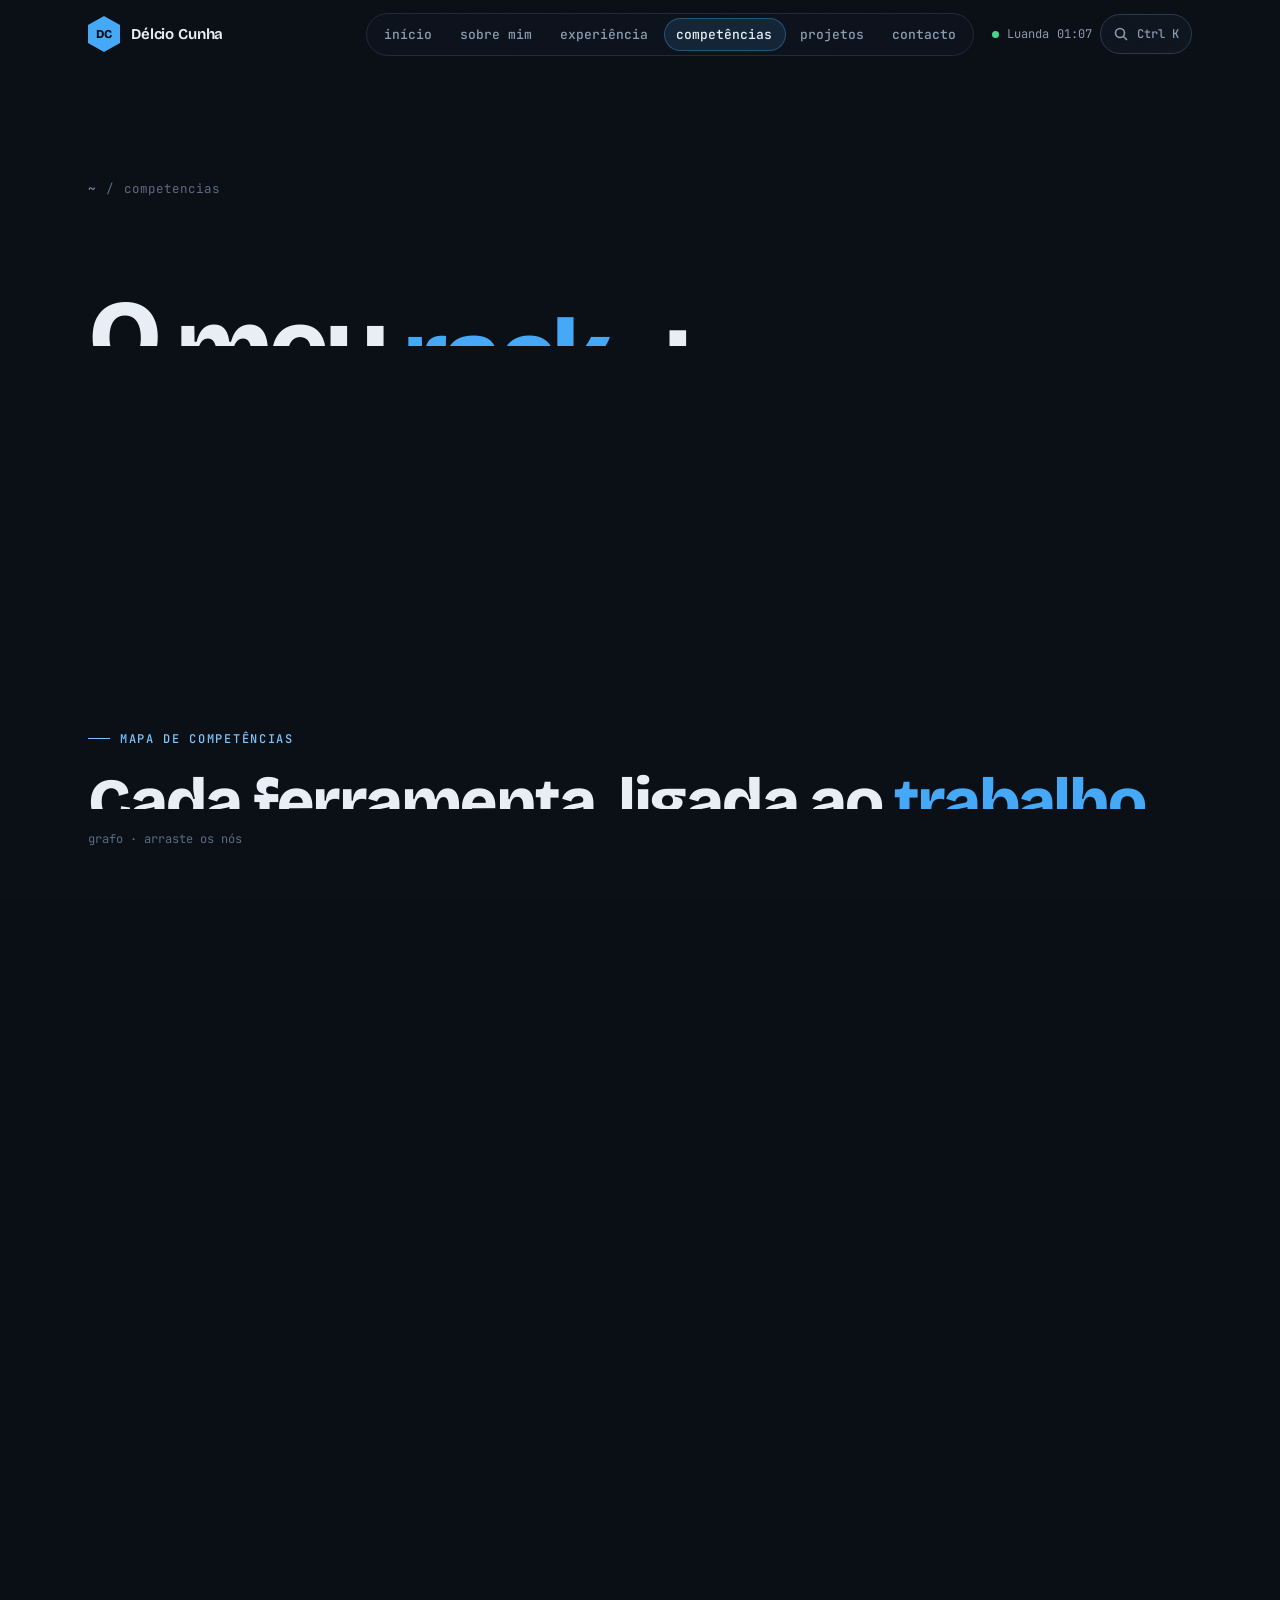
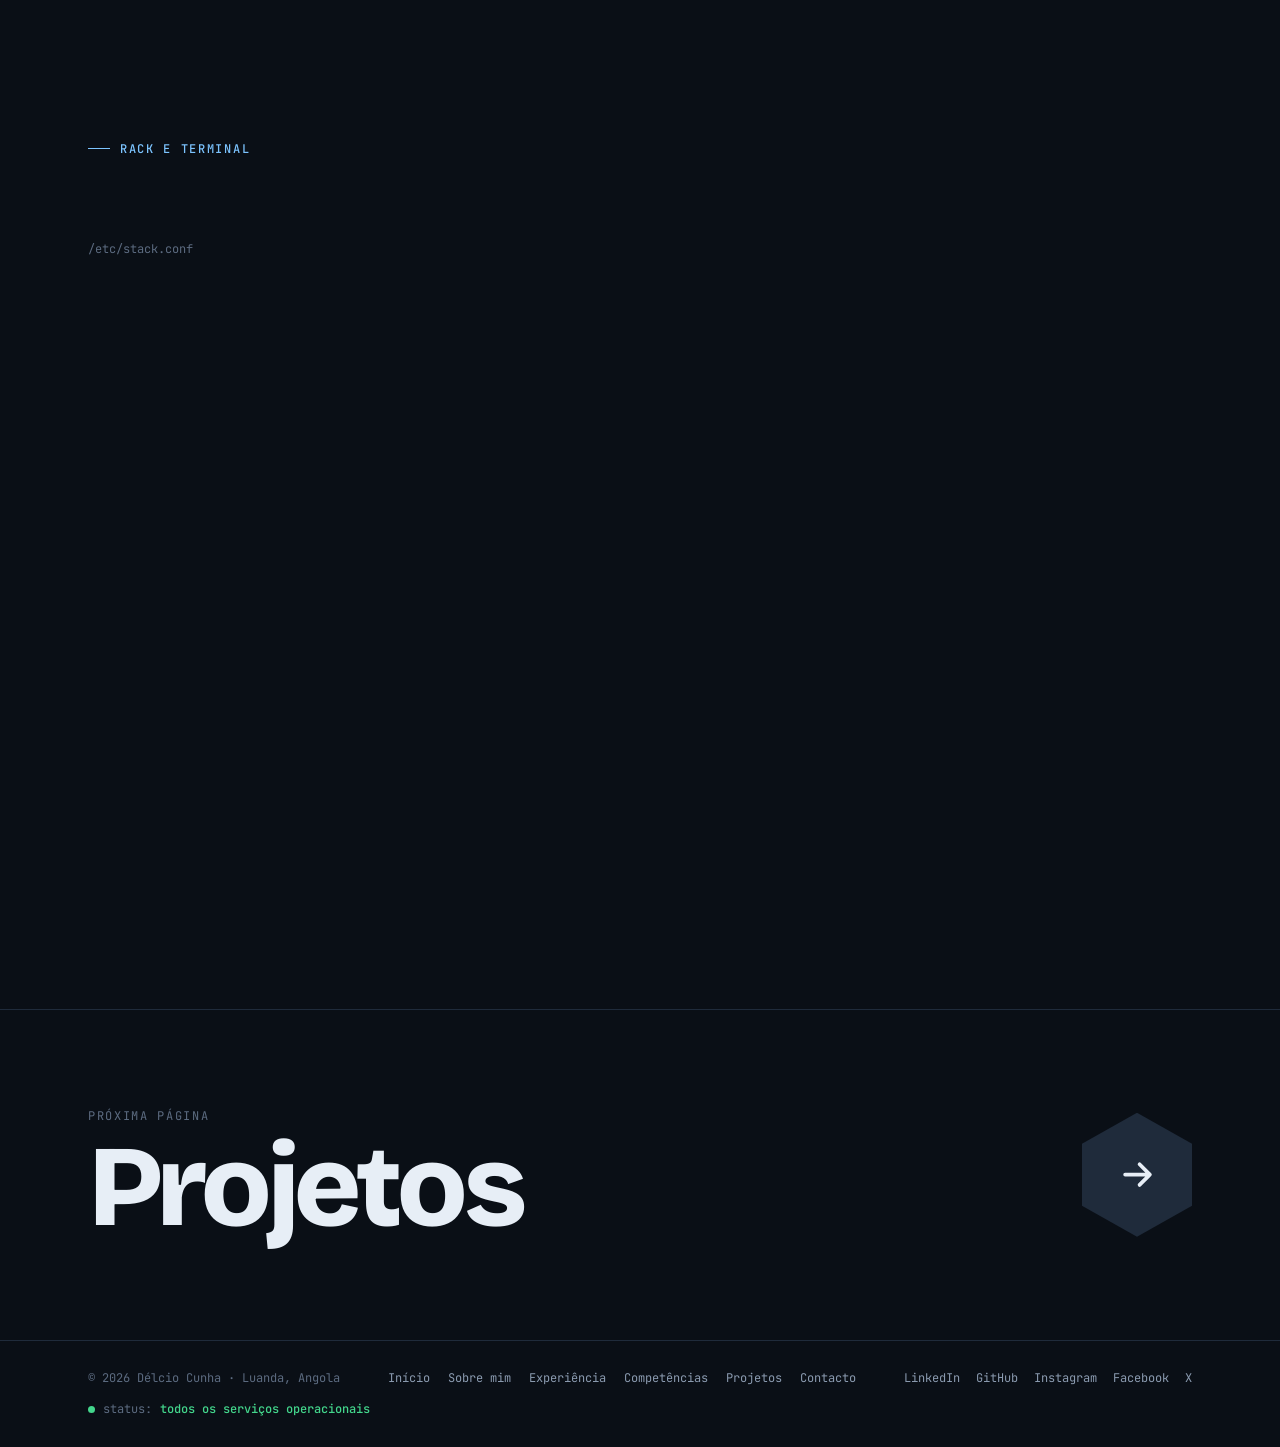
<file: competencias.html>
<!doctype html>
<html lang="pt">
<head>
<meta charset="utf-8">
<meta name="viewport" content="width=device-width, initial-scale=1, viewport-fit=cover">
<title>Competências · Délcio Cunha</title>
<meta name="description" content="Stack técnica de Délcio Cunha: inteligência artificial, desenvolvimento web e mobile, bases de dados, ferramentas, sistemas e redes, conteúdo. Explore o grafo e o terminal.">
<meta name="author" content="Délcio Cunha">
<meta name="theme-color" content="#0A0F16">
<meta name="color-scheme" content="dark">
<meta property="og:type" content="website">
<meta property="og:locale" content="pt_PT">
<meta property="og:site_name" content="Délcio Cunha · Portfólio">
<meta property="og:title" content="Competências · Délcio Cunha">
<meta property="og:description" content="Stack técnica de Délcio Cunha: inteligência artificial, desenvolvimento web e mobile, bases de dados, ferramentas, sistemas e redes, conteúdo. Explore o grafo e o terminal.">
<meta property="og:image" content="assets/img/og.jpg">
<meta name="twitter:card" content="summary_large_image">
<link rel="icon" href="assets/img/favicon.svg" type="image/svg+xml">
<link rel="apple-touch-icon" href="assets/img/icon-180.png">
<link rel="manifest" href="manifest.webmanifest">
<link rel="stylesheet" href="assets/css/fonts.css">
<link rel="stylesheet" href="assets/css/base.css">
<link rel="stylesheet" href="assets/css/competencias.css">
<script>(function(h){h.classList.add('js');try{var s=sessionStorage;if(!s.getItem('dc-booted')&&matchMedia('(prefers-reduced-motion: no-preference)').matches)h.classList.add('is-booting');else if(s.getItem('dc-transit'))h.classList.add('is-entering');}catch(e){}setTimeout(function(){h.classList.remove('is-booting','is-entering')},6000);})(document.documentElement);</script>
<script type="speculationrules">{"prefetch":[{"where":{"href_matches":"*.html"},"eagerness":"moderate"}]}</script>
</head>
<body data-page="competencias">
<a class="skip" href="#main">Saltar para o conteúdo</a>
<div class="progress" aria-hidden="true"></div>
<div class="cursor" aria-hidden="true"></div>
<div class="cursor-ring" aria-hidden="true"><span></span></div>
<div class="curtain" aria-hidden="true"><div class="panel p2"></div><div class="panel p1"></div><p class="lbl"><span>a abrir</span><b></b></p></div>
<div class="boot" aria-hidden="true"><div class="bar"></div><button class="skip-boot" type="button" tabindex="-1">saltar ⏎</button><pre></pre></div>
<div class="cmdk" data-lenis-prevent role="dialog" aria-modal="true" aria-label="Paleta de comandos">
  <div class="cmdk-box">
    <div class="cmdk-in"><svg viewBox="0 0 16 16" fill="none" stroke="currentColor" stroke-width="1.6"><circle cx="7" cy="7" r="4.5"/><path d="M10.5 10.5 14 14"/></svg><input type="text" role="combobox" aria-expanded="true" aria-controls="cmdkList" placeholder="Para onde quer ir? Escreva uma página ou ação…" aria-label="Pesquisar páginas e ações" id="cmdkInput"></div>
    <ul class="cmdk-list" id="cmdkList" role="listbox"></ul>
    <div class="cmdk-foot"><span><span class="kbd">↑</span><span class="kbd">↓</span> navegar</span><span><span class="kbd">⏎</span> abrir</span><span><span class="kbd">Esc</span> fechar</span></div>
  </div>
</div>
<header class="nav">
  <div class="nav-in">
    <a href="index.html" class="logo" aria-label="Délcio Cunha, início"><span class="hex"><span>DC</span></span><span>Délcio Cunha</span></a>
    <ul class="nav-links"><li class="nav-pill" aria-hidden="true"></li><li><a href="index.html">início</a></li><li><a href="sobre.html">sobre mim</a></li><li><a href="experiencia.html">experiência</a></li><li><a href="competencias.html" aria-current="page">competências</a></li><li><a href="projetos.html">projetos</a></li><li><a href="contacto.html">contacto</a></li></ul>
    <div class="nav-tools">
      <span class="clock" title="Hora local em Luanda"><span class="led"></span>Luanda <span data-clock></span></span>
      <button class="icon-btn cmdk-btn" type="button" data-cmdk aria-label="Abrir a paleta de comandos"><svg viewBox="0 0 16 16" fill="none" stroke="currentColor" stroke-width="1.6"><circle cx="7" cy="7" r="4.5"/><path d="M10.5 10.5 14 14"/></svg><span class="lbl">Ctrl K</span></button>
      <button class="icon-btn menu-btn" type="button" aria-expanded="false" aria-controls="mobileMenu"><span class="lbl">menu</span></button>
    </div>
  </div>
</header>
<nav class="mobile-menu" id="mobileMenu" aria-label="Menu"><a href="index.html"><small>01</small>Início</a><a href="sobre.html"><small>02</small>Sobre mim</a><a href="experiencia.html"><small>03</small>Experiência</a><a href="competencias.html" aria-current="page"><small>04</small>Competências</a><a href="projetos.html"><small>05</small>Projetos</a><a href="contacto.html"><small>06</small>Contacto</a><p class="mm-foot">Luanda · <span data-clock></span><br>delciobentocunha007@gmail.com</p></nav>
<main id="main">
<header class="page-hero wrap">
  <nav class="crumbs" aria-label="Localização"><a href="index.html">~</a><span>/</span><span>competencias</span></nav>
  <p class="eyebrow" data-intro>Competências técnicas</p>
  <h1 class="display">O meu <em>rack</em> de ferramentas.</h1>
  <p class="lead" data-intro>As 42 competências técnicas, de inteligência artificial e desenvolvimento a dados, ferramentas, sistemas e conteúdo, ligadas aos sítios onde as usei. Explore o grafo, abra as unidades do rack ou use o terminal.</p>
  <span class="page-index" aria-hidden="true">03</span>
</header>

<section class="block graph-sec" aria-labelledby="graphTitle">
  <div class="wrap">
    <div class="block-head">
      <div><p class="eyebrow">Mapa de competências</p><h2 class="h2" id="graphTitle" data-split>Cada ferramenta, ligada ao <em>trabalho</em>.</h2></div>
      <span class="path">grafo · arraste os nós</span>
    </div>
    <div class="graph card" data-reveal>
      <div class="graph-filters" role="group" aria-label="Filtrar por área" id="filters">
        <button type="button" class="flt" aria-pressed="true" data-cat="all">Todas</button>
        <button type="button" class="flt" aria-pressed="false" data-cat="ia"><i style="--c:#B48CFF"></i>IA</button>
        <button type="button" class="flt" aria-pressed="false" data-cat="dev"><i style="--c:#7CC4FF"></i>Desenvolvimento</button>
        <button type="button" class="flt" aria-pressed="false" data-cat="dados"><i style="--c:#43D68C"></i>Dados</button>
        <button type="button" class="flt" aria-pressed="false" data-cat="ferr"><i style="--c:#F06A5F"></i>Ferramentas</button>
        <button type="button" class="flt" aria-pressed="false" data-cat="infra"><i style="--c:#45A8F7"></i>Infraestrutura</button>
        <button type="button" class="flt" aria-pressed="false" data-cat="conteudo"><i style="--c:#8B9BB0"></i>Conteúdo</button>
      </div>
      <div class="graph-body">
        <div class="graph-canvas" id="graphWrap"><canvas id="graph" aria-label="Grafo de competências ligadas a projetos e experiência"></canvas>
          <div class="graph-legend" aria-hidden="true"><span><i class="lg-skill"></i>competência</span><span><i class="lg-hub"></i>área</span><span><i class="lg-ctx"></i>onde foi usada</span></div>
        </div>
        <aside class="graph-info" id="graphInfo" aria-live="polite">
          <span class="gi-tag">dica</span>
          <h3 class="h3">Passe o rato por um nó</h3>
          <p>Os hexágonos âmbar são os projetos e funções onde trabalhei. As ligações mostram que competências usei em cada um.</p>
        </aside>
      </div>
      <details class="graph-list">
        <summary>Ver como lista</summary>
        <div id="graphList"></div>
      </details>
    </div>
  </div>
</section>

<section class="block" aria-labelledby="rackTitle">
  <div class="wrap">
    <div class="block-head">
      <div><p class="eyebrow">Rack e terminal</p><h2 class="h2" id="rackTitle" data-split>Abra uma unidade ou escreva <em>help</em>.</h2></div>
      <span class="path">/etc/stack.conf</span>
    </div>
    <div class="rt-grid">
      <div class="rack" id="rack" data-reveal>
        <div class="rack-head"><span>rack-01 · 6U</span><span id="rackCount">1/6 ativas</span></div>
        <div class="rack-ears" aria-hidden="true"><i></i><i></i></div>
      </div>
      <div class="term" id="term" data-reveal>
        <div class="term-bar"><i></i><i></i><i></i><span>delcio@portfolio: ~</span><button type="button" class="term-max" id="termMax" aria-label="Expandir terminal">⤢</button></div>
        <div class="term-out" id="termOut" role="log" aria-live="polite"></div>
        <div class="quick" id="quick" aria-label="Comandos rápidos"></div>
        <form class="term-in" id="termForm" autocomplete="off">
          <label for="termInput">delcio@<b>portfolio</b>:~$</label>
          <input id="termInput" type="text" spellcheck="false" autocapitalize="off" placeholder="escreva help">
        </form>
      </div>
    </div>
  </div>
</section>

</main>
<a class="next-page" href="projetos.html"><div class="wrap"><div><small>Próxima página</small><b>Projetos</b></div><span class="arrowbox"><svg viewBox="0 0 16 16" fill="none" stroke="currentColor" stroke-width="1.8" stroke-linecap="round" stroke-linejoin="round"><path d="M2 8h12M9 3l5 5-5 5"/></svg></span></div></a>
<footer class="site-foot">
  <div class="wrap">
    <span>© 2026 Délcio Cunha · Luanda, Angola</span>
    <nav aria-label="Rodapé"><a href="index.html">Início</a><a href="sobre.html">Sobre mim</a><a href="experiencia.html">Experiência</a><a href="competencias.html">Competências</a><a href="projetos.html">Projetos</a><a href="contacto.html">Contacto</a></nav>
    <span class="foot-social"><a href="https://www.linkedin.com/in/delcio-cunha-b9760a3ba" target="_blank" rel="noopener">LinkedIn</a><a href="https://github.com/DelcioCunha" target="_blank" rel="noopener">GitHub</a><a href="https://www.instagram.com/delcio_369/" target="_blank" rel="noopener">Instagram</a><a href="https://www.facebook.com/delcio.cunha.2025/" target="_blank" rel="noopener">Facebook</a><a href="https://x.com/DelcioCunha369" target="_blank" rel="noopener">X</a></span>
    <span class="status"><span class="led"></span>status: <b>todos os serviços operacionais</b></span>
  </div>
</footer>
<script defer src="assets/vendor/gsap.min.js"></script>
<script defer src="assets/vendor/ScrollTrigger.min.js"></script>
<script defer src="assets/vendor/SplitText.min.js"></script>
<script defer src="assets/vendor/lenis.min.js"></script>
<script defer src="assets/js/core.js"></script>
<script defer src="assets/js/pages/competencias.js"></script>
</body>
</html>
</file>
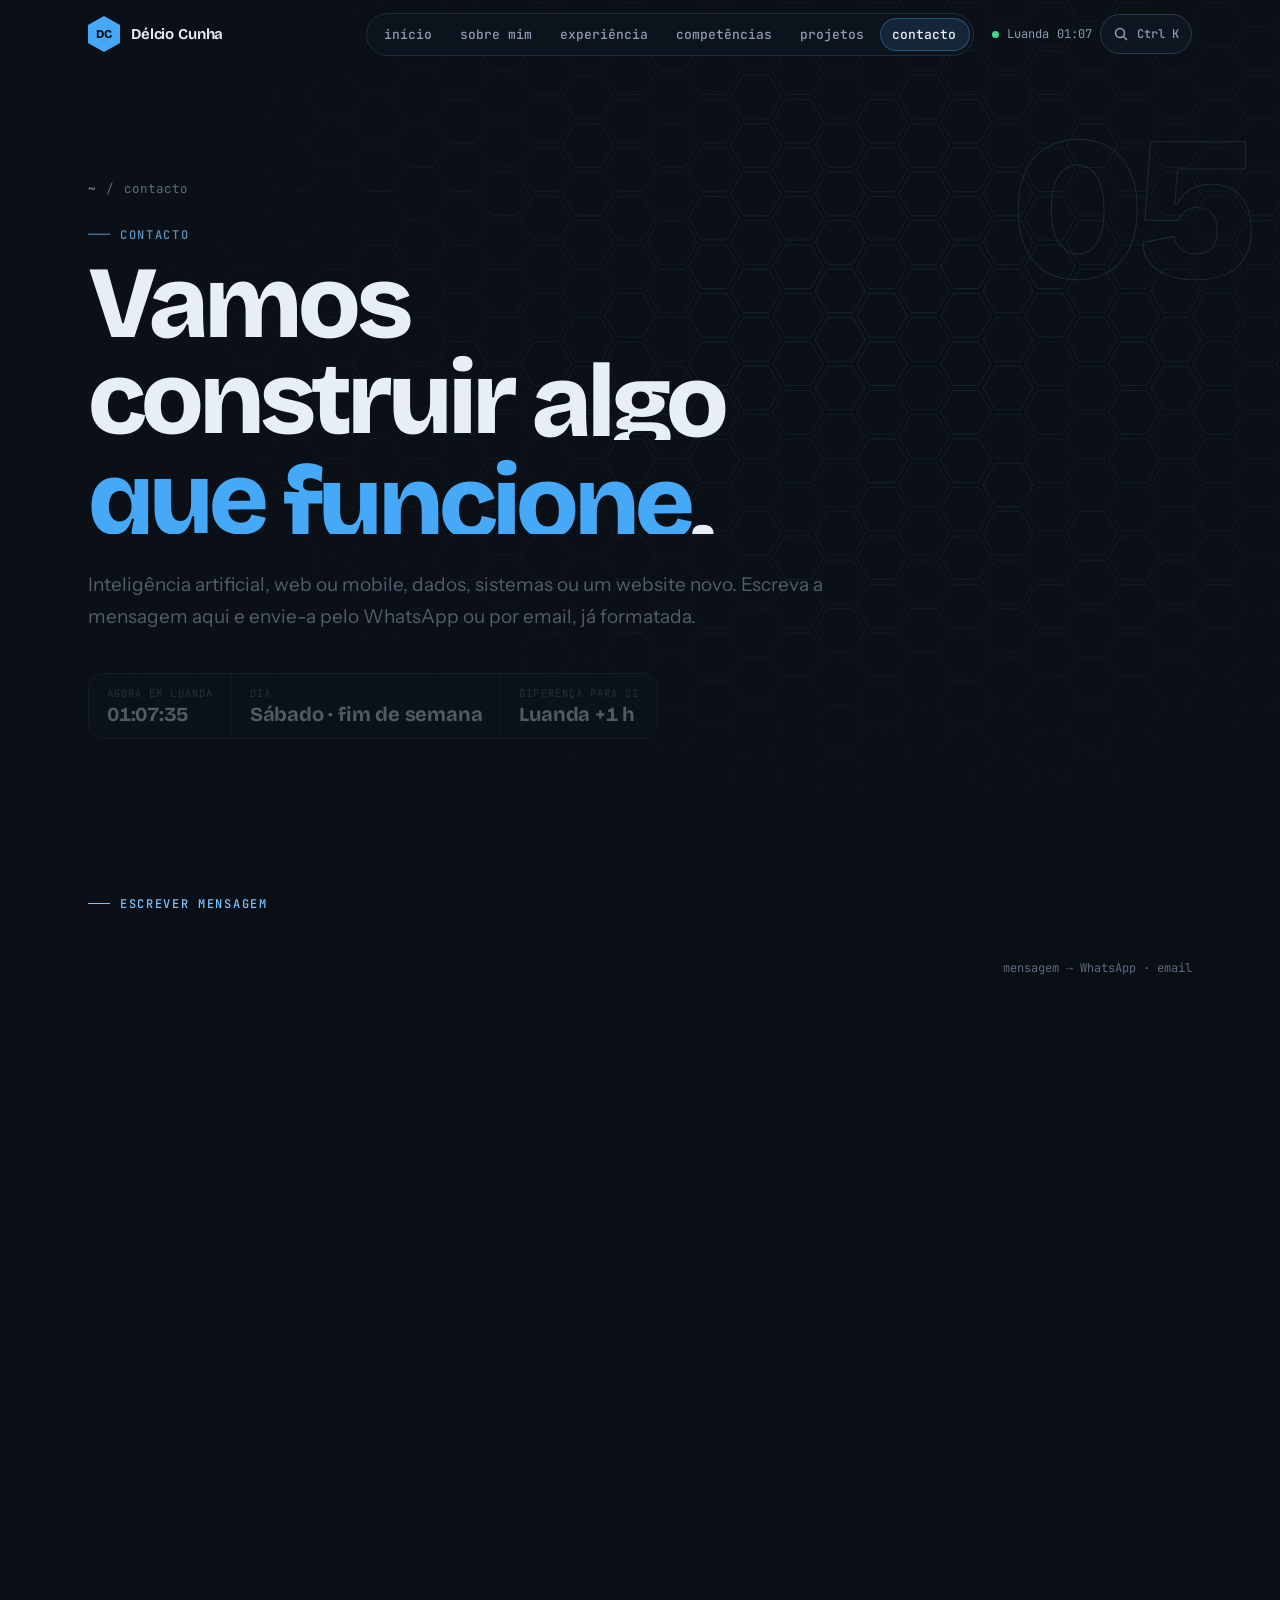
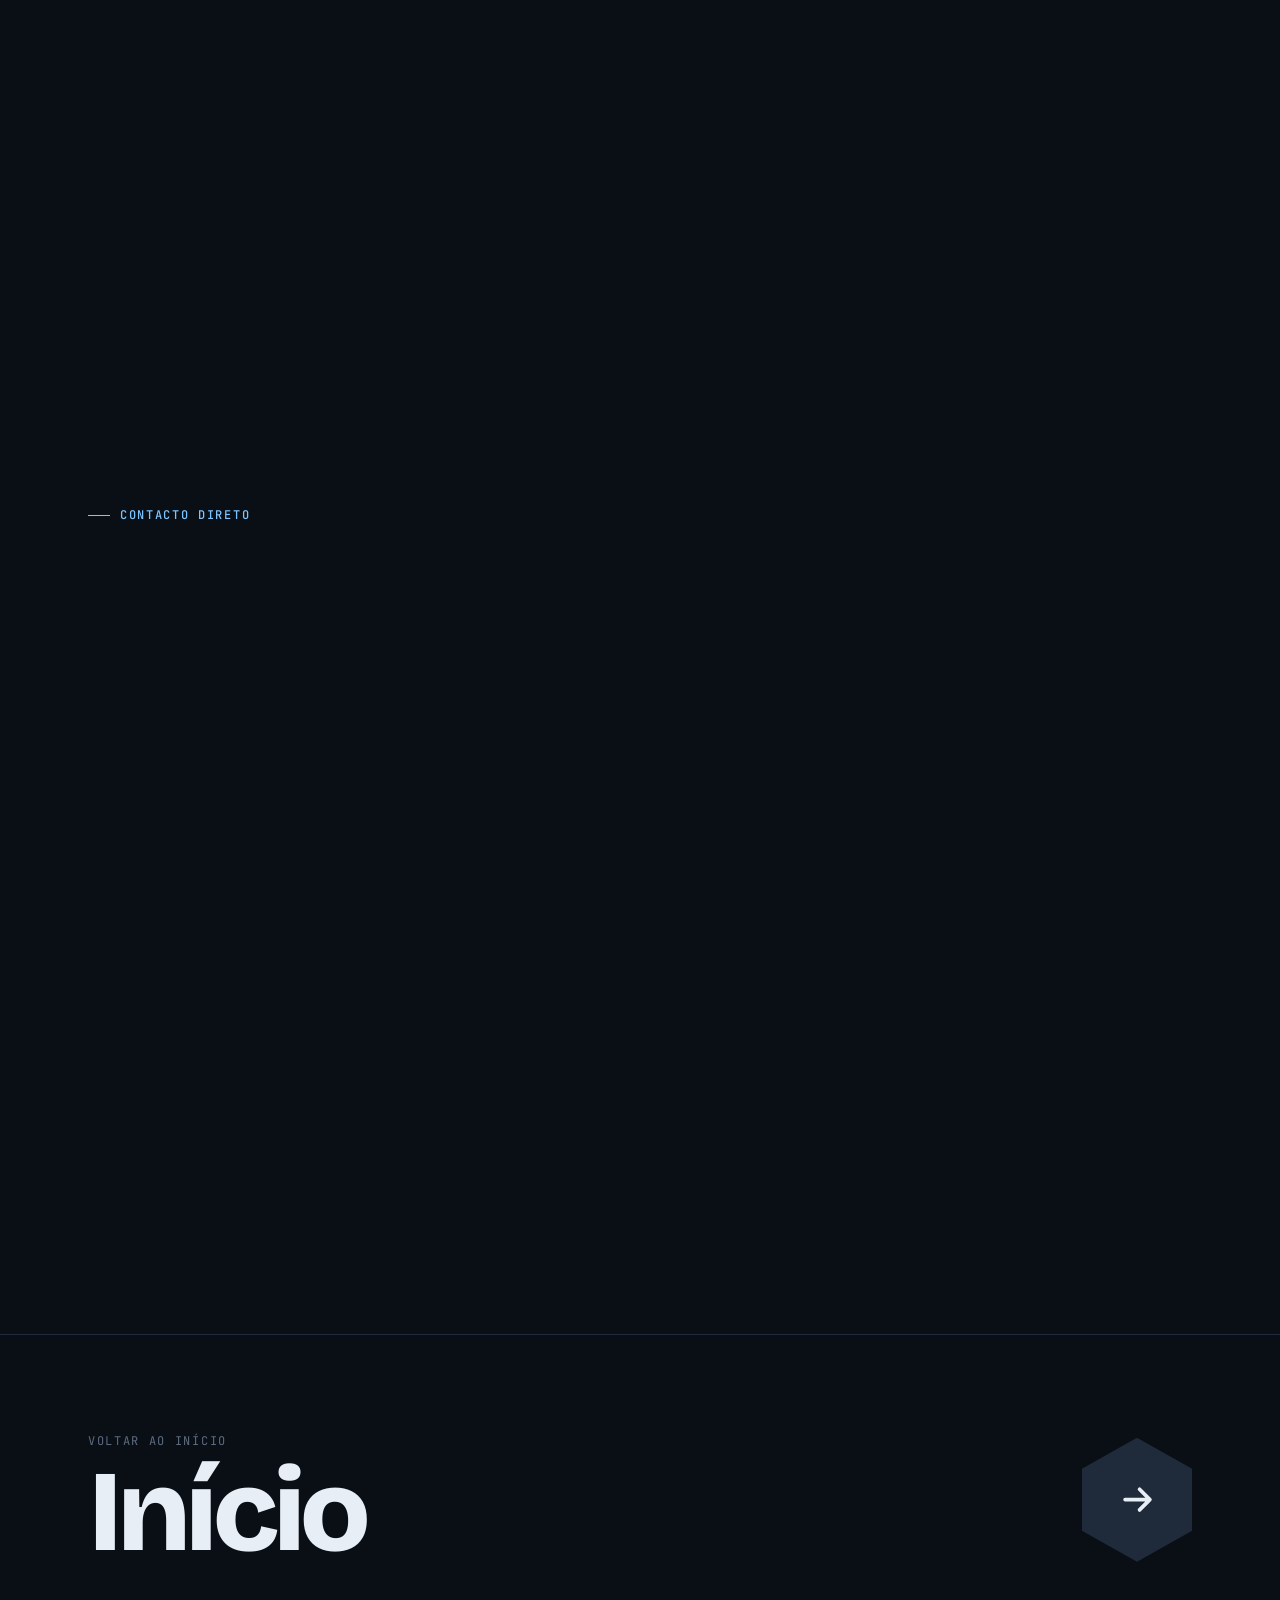
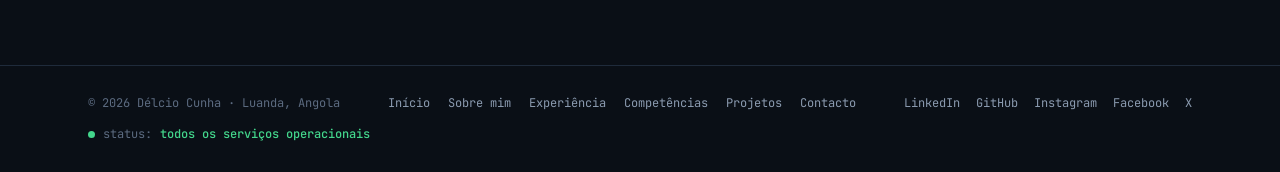
<file: contacto.html>
<!doctype html>
<html lang="pt">
<head>
<meta charset="utf-8">
<meta name="viewport" content="width=device-width, initial-scale=1, viewport-fit=cover">
<title>Contacto · Délcio Cunha</title>
<meta name="description" content="Fale com Délcio Cunha por email, telefone ou WhatsApp. Escreva a sua mensagem e envie diretamente.">
<meta name="author" content="Délcio Cunha">
<meta name="theme-color" content="#0A0F16">
<meta name="color-scheme" content="dark">
<meta property="og:type" content="website">
<meta property="og:locale" content="pt_PT">
<meta property="og:site_name" content="Délcio Cunha · Portfólio">
<meta property="og:title" content="Contacto · Délcio Cunha">
<meta property="og:description" content="Fale com Délcio Cunha por email, telefone ou WhatsApp. Escreva a sua mensagem e envie diretamente.">
<meta property="og:image" content="assets/img/og.jpg">
<meta name="twitter:card" content="summary_large_image">
<link rel="icon" href="assets/img/favicon.svg" type="image/svg+xml">
<link rel="apple-touch-icon" href="assets/img/icon-180.png">
<link rel="manifest" href="manifest.webmanifest">
<link rel="stylesheet" href="assets/css/fonts.css">
<link rel="stylesheet" href="assets/css/base.css">
<link rel="stylesheet" href="assets/css/contacto.css">
<script>(function(h){h.classList.add('js');try{var s=sessionStorage;if(!s.getItem('dc-booted')&&matchMedia('(prefers-reduced-motion: no-preference)').matches)h.classList.add('is-booting');else if(s.getItem('dc-transit'))h.classList.add('is-entering');}catch(e){}setTimeout(function(){h.classList.remove('is-booting','is-entering')},6000);})(document.documentElement);</script>
<script type="speculationrules">{"prefetch":[{"where":{"href_matches":"*.html"},"eagerness":"moderate"}]}</script>
</head>
<body data-page="contacto">
<a class="skip" href="#main">Saltar para o conteúdo</a>
<div class="progress" aria-hidden="true"></div>
<div class="cursor" aria-hidden="true"></div>
<div class="cursor-ring" aria-hidden="true"><span></span></div>
<div class="curtain" aria-hidden="true"><div class="panel p2"></div><div class="panel p1"></div><p class="lbl"><span>a abrir</span><b></b></p></div>
<div class="boot" aria-hidden="true"><div class="bar"></div><button class="skip-boot" type="button" tabindex="-1">saltar ⏎</button><pre></pre></div>
<div class="cmdk" data-lenis-prevent role="dialog" aria-modal="true" aria-label="Paleta de comandos">
  <div class="cmdk-box">
    <div class="cmdk-in"><svg viewBox="0 0 16 16" fill="none" stroke="currentColor" stroke-width="1.6"><circle cx="7" cy="7" r="4.5"/><path d="M10.5 10.5 14 14"/></svg><input type="text" role="combobox" aria-expanded="true" aria-controls="cmdkList" placeholder="Para onde quer ir? Escreva uma página ou ação…" aria-label="Pesquisar páginas e ações" id="cmdkInput"></div>
    <ul class="cmdk-list" id="cmdkList" role="listbox"></ul>
    <div class="cmdk-foot"><span><span class="kbd">↑</span><span class="kbd">↓</span> navegar</span><span><span class="kbd">⏎</span> abrir</span><span><span class="kbd">Esc</span> fechar</span></div>
  </div>
</div>
<header class="nav">
  <div class="nav-in">
    <a href="index.html" class="logo" aria-label="Délcio Cunha, início"><span class="hex"><span>DC</span></span><span>Délcio Cunha</span></a>
    <ul class="nav-links"><li class="nav-pill" aria-hidden="true"></li><li><a href="index.html">início</a></li><li><a href="sobre.html">sobre mim</a></li><li><a href="experiencia.html">experiência</a></li><li><a href="competencias.html">competências</a></li><li><a href="projetos.html">projetos</a></li><li><a href="contacto.html" aria-current="page">contacto</a></li></ul>
    <div class="nav-tools">
      <span class="clock" title="Hora local em Luanda"><span class="led"></span>Luanda <span data-clock></span></span>
      <button class="icon-btn cmdk-btn" type="button" data-cmdk aria-label="Abrir a paleta de comandos"><svg viewBox="0 0 16 16" fill="none" stroke="currentColor" stroke-width="1.6"><circle cx="7" cy="7" r="4.5"/><path d="M10.5 10.5 14 14"/></svg><span class="lbl">Ctrl K</span></button>
      <button class="icon-btn menu-btn" type="button" aria-expanded="false" aria-controls="mobileMenu"><span class="lbl">menu</span></button>
    </div>
  </div>
</header>
<nav class="mobile-menu" id="mobileMenu" aria-label="Menu"><a href="index.html"><small>01</small>Início</a><a href="sobre.html"><small>02</small>Sobre mim</a><a href="experiencia.html"><small>03</small>Experiência</a><a href="competencias.html"><small>04</small>Competências</a><a href="projetos.html"><small>05</small>Projetos</a><a href="contacto.html" aria-current="page"><small>06</small>Contacto</a><p class="mm-foot">Luanda · <span data-clock></span><br>delciobentocunha007@gmail.com</p></nav>
<main id="main">
<header class="page-hero contact-hero">
  <canvas id="hexbg" aria-hidden="true"></canvas>
  <div class="wrap">
    <nav class="crumbs" aria-label="Localização"><a href="index.html">~</a><span>/</span><span>contacto</span></nav>
    <p class="eyebrow" data-intro>Contacto</p>
    <h1 class="display">Vamos construir algo <em>que funcione</em>.</h1>
    <p class="lead" data-intro>Inteligência artificial, web ou mobile, dados, sistemas ou um website novo. Escreva a mensagem aqui e envie-a pelo WhatsApp ou por email, já formatada.</p>
    <div class="now-card" data-intro>
      <div><span class="k">Agora em Luanda</span><b data-clock="sec">--:--</b></div>
      <div><span class="k">Dia</span><b id="dayKind">—</b></div>
      <div><span class="k">Diferença para si</span><b id="tzDiff">—</b></div>
    </div>
  </div>
  <span class="page-index" aria-hidden="true">05</span>
</header>

<section class="block composer-sec" aria-labelledby="compTitle">
  <div class="wrap">
    <div class="block-head">
      <div><p class="eyebrow">Escrever mensagem</p><h2 class="h2" id="compTitle" data-split>Conte-me o que <em>precisa</em>.</h2></div>
      <span class="path">mensagem → WhatsApp · email</span>
    </div>
    <div class="composer">
      <form class="cform card" id="cform" novalidate data-reveal>
        <div class="field">
          <label for="fName">O seu nome</label>
          <input id="fName" name="nome" type="text" autocomplete="name" placeholder="Ex.: Ana Silva" required>
          <p class="err" id="eName" hidden>Escreva o seu nome para eu saber com quem falo.</p>
        </div>
        <div class="field">
          <label for="fEmail">O seu email</label>
          <input id="fEmail" name="email" type="email" autocomplete="email" inputmode="email" placeholder="Ex.: ana.silva@empresa.co.ao">
          <p class="err" id="eEmail" hidden>Escreva um email válido para eu lhe poder responder.</p>
        </div>
        <div class="field hp" aria-hidden="true"><label for="fSite">Não preencha</label><input id="fSite" name="site" type="text" tabindex="-1" autocomplete="off"></div>
        <div class="field">
          <label for="fOrg">Empresa ou organização <span class="opt">opcional</span></label>
          <input id="fOrg" name="org" type="text" autocomplete="organization" placeholder="Ex.: GEPGEO Consultoria">
        </div>
        <fieldset class="field">
          <legend>Tipo de trabalho</legend>
          <div class="types" id="types">
            <label><input type="checkbox" value="Inteligência artificial e automação" id="t1"><span>IA e automação</span></label>
            <label><input type="checkbox" value="Aplicação web ou mobile" id="t2"><span>App web ou mobile</span></label>
            <label><input type="checkbox" value="Bases de dados e análise de dados" id="t3"><span>Dados e bases de dados</span></label>
            <label><input type="checkbox" value="Website institucional" id="t4"><span>Website</span></label>
            <label><input type="checkbox" value="Sistema web / back-end" id="t5"><span>Sistema full stack</span></label>
            <label><input type="checkbox" value="Infraestrutura, redes e suporte técnico" id="t6"><span>Infraestrutura e suporte</span></label>
            <label><input type="checkbox" value="Conteúdo para redes sociais" id="t7"><span>Redes sociais</span></label>
          </div>
        </fieldset>
        <div class="field">
          <label for="fMsg">Mensagem</label>
          <textarea id="fMsg" name="mensagem" rows="6" maxlength="1200" placeholder="Descreva o projeto ou o problema, prazos e o que já existe." required></textarea>
          <div class="msg-foot"><p class="err" id="eMsg" hidden>Escreva pelo menos uma frase sobre o que precisa.</p><span class="count mono" id="count">0 / 1200</span></div>
        </div>
        <div class="send">
          <button class="btn btn-primary" type="submit" data-via="wa" data-magnet>
            <svg viewBox="0 0 16 16" fill="currentColor" aria-hidden="true"><path d="M8 1.3a6.6 6.6 0 0 0-5.7 10l-.9 3.3 3.4-.9A6.6 6.6 0 1 0 8 1.3zm3.8 9.3c-.2.5-.9.9-1.3 1-.4 0-.8.2-2.6-.5-2.2-.9-3.6-3.1-3.7-3.3-.1-.1-.9-1.2-.9-2.3s.6-1.6.8-1.8c.2-.2.4-.3.6-.3h.4c.1 0 .3 0 .5.4l.7 1.6c.1.1.1.3 0 .4l-.3.4-.3.3c-.1.1-.2.3-.1.5.2.3.7 1.1 1.4 1.7.9.8 1.7 1.1 2 1.2.2.1.4.1.5-.1l.7-.8c.2-.2.3-.2.5-.1l1.5.7c.2.1.4.2.4.3.1.1.1.6-.1 1.1z"/></svg>
            Enviar por WhatsApp</button>
          <button class="btn btn-ghost" type="submit" data-via="mail" data-magnet>
            <svg viewBox="0 0 16 16" fill="none" stroke="currentColor" stroke-width="1.5" aria-hidden="true"><rect x="1.5" y="3" width="13" height="10" rx="2"/><path d="m2 4 6 5 6-5"/></svg>
            Enviar por email</button>
          <button class="btn btn-ghost btn-sm" type="button" id="copyMsg">Copiar texto</button>
        </div>
        <p class="send-note" id="sendNote">O email é enviado diretamente daqui e chega-me na hora. O WhatsApp abre a aplicação com a mensagem já escrita.</p>
      </form>

      <aside class="preview" data-reveal aria-label="Pré-visualização da mensagem">
        <div class="pv-tabs" role="tablist">
          <button role="tab" type="button" aria-selected="true" data-pv="wa" id="pvTabWa">WhatsApp</button>
          <button role="tab" type="button" aria-selected="false" data-pv="mail" id="pvTabMail">Email</button>
        </div>
        <div class="pv-wa" id="pvWa">
          <div class="pv-head"><img src="assets/img/delcio.jpg" alt="" width="36" height="36"><div><b>Délcio Cunha</b><span>+244 947 976 103</span></div></div>
          <div class="pv-chat"><div class="bubble" id="bubble"><span id="pvText"></span><time id="pvTime"></time></div></div>
        </div>
        <div class="pv-mail" id="pvMail" hidden>
          <dl><dt>Para</dt><dd>delciobentocunha007@gmail.com</dd><dt>Assunto</dt><dd id="pvSubj">Contacto pelo portfólio</dd></dl>
          <pre id="pvBody"></pre>
        </div>
      </aside>
    </div>
  </div>
</section>

<section class="block" aria-labelledby="chanTitle">
  <div class="wrap">
    <div class="block-head">
      <div><p class="eyebrow">Contacto direto</p><h2 class="h2" id="chanTitle" data-split>Ou fale comigo <em>já</em>.</h2></div>
    </div>
    <div class="channels" data-reveal="stagger">
      <div class="ch card glow">
        <span class="k">Email</span>
        <b class="v">delciobentocunha007@gmail.com</b>
        <div class="ch-act"><button class="btn btn-sm btn-ghost" type="button" data-copy="delciobentocunha007@gmail.com">Copiar</button><a class="btn btn-sm btn-ghost" href="mailto:delciobentocunha007@gmail.com">Abrir email</a></div>
      </div>
      <div class="ch card glow">
        <span class="k">Telefone · WhatsApp</span>
        <b class="v">+244 947 976 103</b>
        <div class="ch-act"><button class="btn btn-sm btn-ghost" type="button" data-copy="+244947976103" data-copy-label="+244 947 976 103">Copiar</button><a class="btn btn-sm btn-ghost" href="tel:+244947976103">Ligar</a><a class="btn btn-sm btn-ghost" href="https://wa.me/244947976103" target="_blank" rel="noopener">WhatsApp ↗</a></div>
      </div>
      <div class="ch card glow">
        <span class="k">Localização</span>
        <b class="v">Av. Marien Ngouabi, Maianga<br>Luanda, Angola</b>
        <div class="ch-act"><a class="btn btn-sm btn-ghost" href="https://www.google.com/maps/search/?api=1&amp;query=Av.+Marien+Ngouabi,+Maianga,+Luanda" target="_blank" rel="noopener">Ver no mapa ↗</a></div>
      </div>
      <div class="ch card glow">
        <span class="k">Perfis e redes sociais</span>
        <b class="v">Siga o meu trabalho</b>
        <div class="ch-act"><a class="btn btn-sm btn-ghost" href="https://www.linkedin.com/in/delcio-cunha-b9760a3ba" target="_blank" rel="noopener">LinkedIn ↗</a><a class="btn btn-sm btn-ghost" href="https://github.com/DelcioCunha" target="_blank" rel="noopener">GitHub ↗</a><a class="btn btn-sm btn-ghost" href="https://www.instagram.com/delcio_369/" target="_blank" rel="noopener">Instagram ↗</a><a class="btn btn-sm btn-ghost" href="https://www.facebook.com/delcio.cunha.2025/" target="_blank" rel="noopener">Facebook ↗</a><a class="btn btn-sm btn-ghost" href="https://x.com/DelcioCunha369" target="_blank" rel="noopener">X ↗</a></div>
      </div>
      <div class="ch card qr-card glow">
        <div class="qr" id="qr" role="img" aria-label="Código QR para abrir conversa no WhatsApp com Délcio Cunha"></div>
        <div>
          <span class="k">Pelo telemóvel</span>
          <b class="v">Leia o código para abrir o WhatsApp</b>
          <div class="ch-act"><button class="btn btn-sm btn-amber" type="button" id="vcard">Guardar contacto</button><a class="btn btn-sm btn-ghost" href="assets/docs/CV-Delcio-Cunha.pdf" download>CV em PDF</a></div>
        </div>
      </div>
    </div>
  </div>
</section>

</main>
<a class="next-page" href="index.html"><div class="wrap"><div><small>Voltar ao início</small><b>Início</b></div><span class="arrowbox"><svg viewBox="0 0 16 16" fill="none" stroke="currentColor" stroke-width="1.8" stroke-linecap="round" stroke-linejoin="round"><path d="M2 8h12M9 3l5 5-5 5"/></svg></span></div></a>
<footer class="site-foot">
  <div class="wrap">
    <span>© 2026 Délcio Cunha · Luanda, Angola</span>
    <nav aria-label="Rodapé"><a href="index.html">Início</a><a href="sobre.html">Sobre mim</a><a href="experiencia.html">Experiência</a><a href="competencias.html">Competências</a><a href="projetos.html">Projetos</a><a href="contacto.html">Contacto</a></nav>
    <span class="foot-social"><a href="https://www.linkedin.com/in/delcio-cunha-b9760a3ba" target="_blank" rel="noopener">LinkedIn</a><a href="https://github.com/DelcioCunha" target="_blank" rel="noopener">GitHub</a><a href="https://www.instagram.com/delcio_369/" target="_blank" rel="noopener">Instagram</a><a href="https://www.facebook.com/delcio.cunha.2025/" target="_blank" rel="noopener">Facebook</a><a href="https://x.com/DelcioCunha369" target="_blank" rel="noopener">X</a></span>
    <span class="status"><span class="led"></span>status: <b>todos os serviços operacionais</b></span>
  </div>
</footer>
<script defer src="assets/vendor/gsap.min.js"></script>
<script defer src="assets/vendor/ScrollTrigger.min.js"></script>
<script defer src="assets/vendor/SplitText.min.js"></script>
<script defer src="assets/vendor/lenis.min.js"></script>
<script defer src="assets/vendor/qrcode.js"></script>
<script defer src="assets/js/core.js"></script>
<script defer src="assets/js/pages/contacto.js"></script>
</body>
</html>
</file>
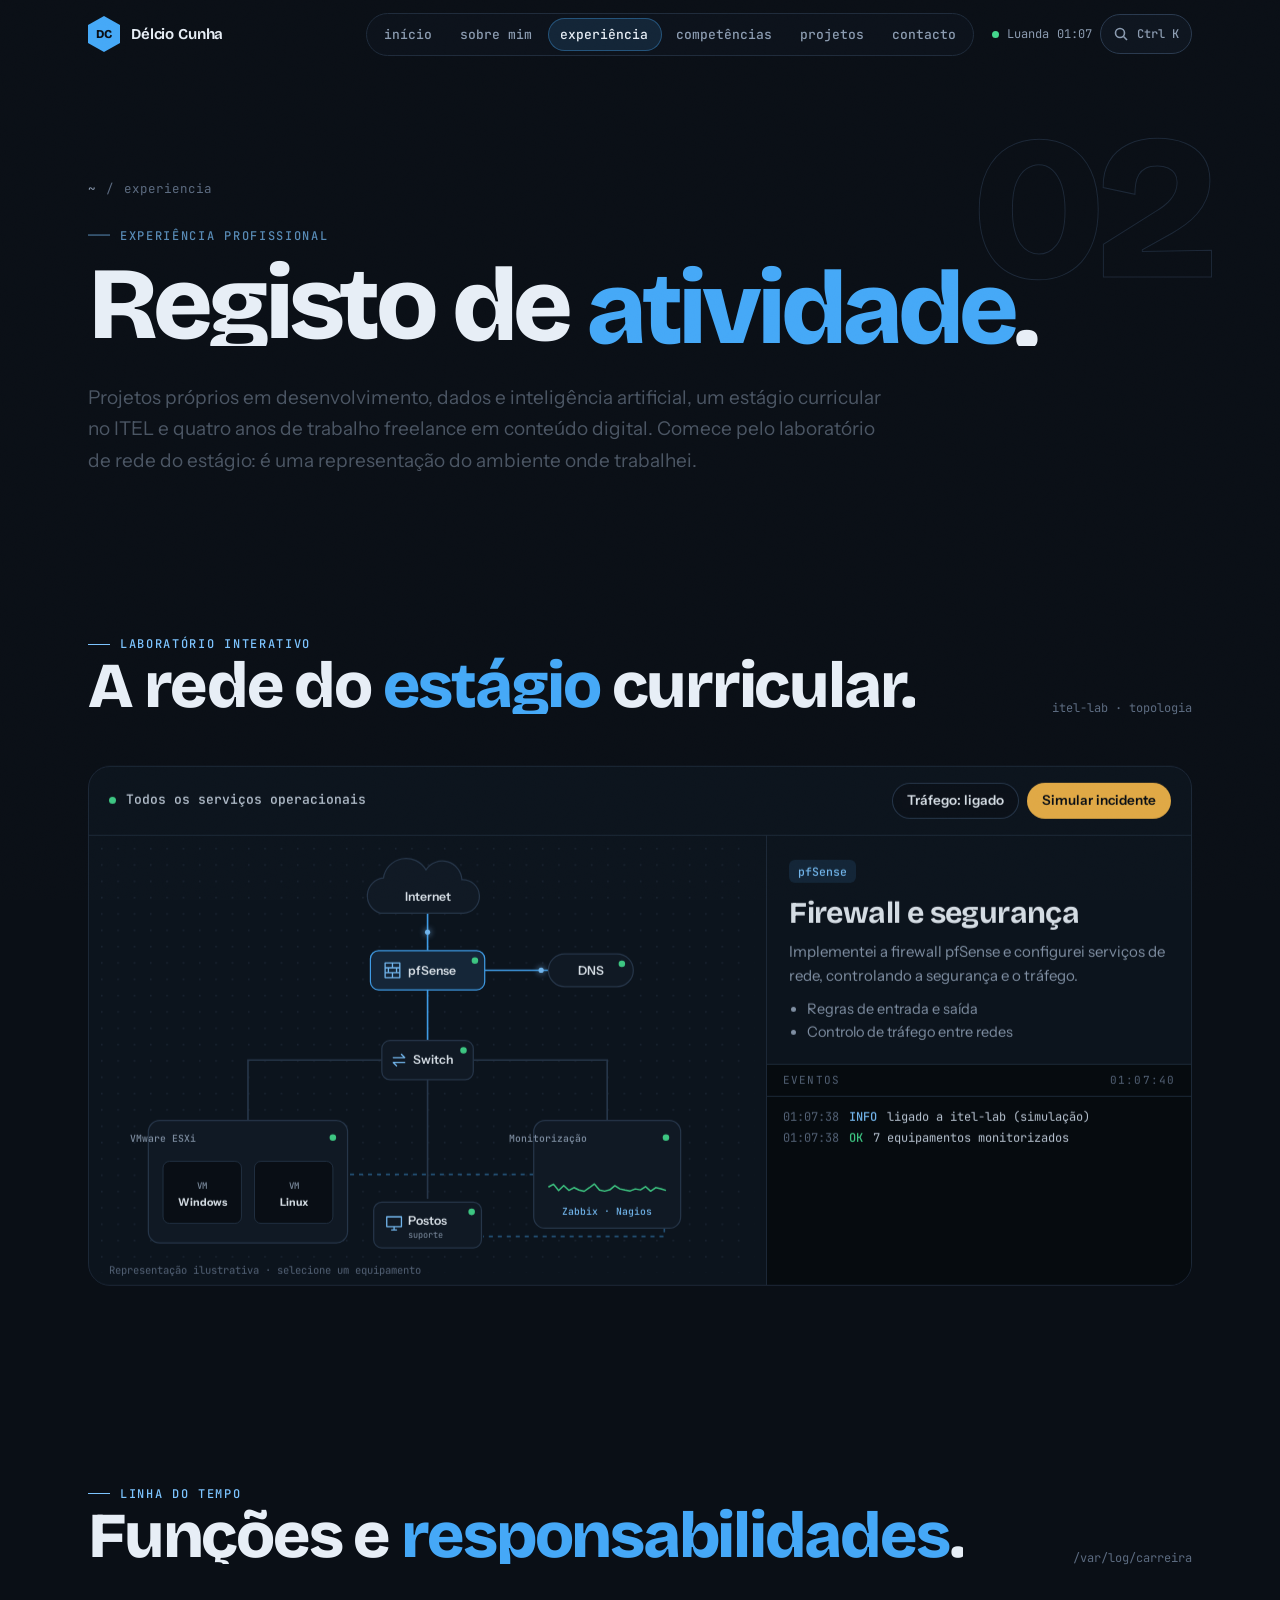
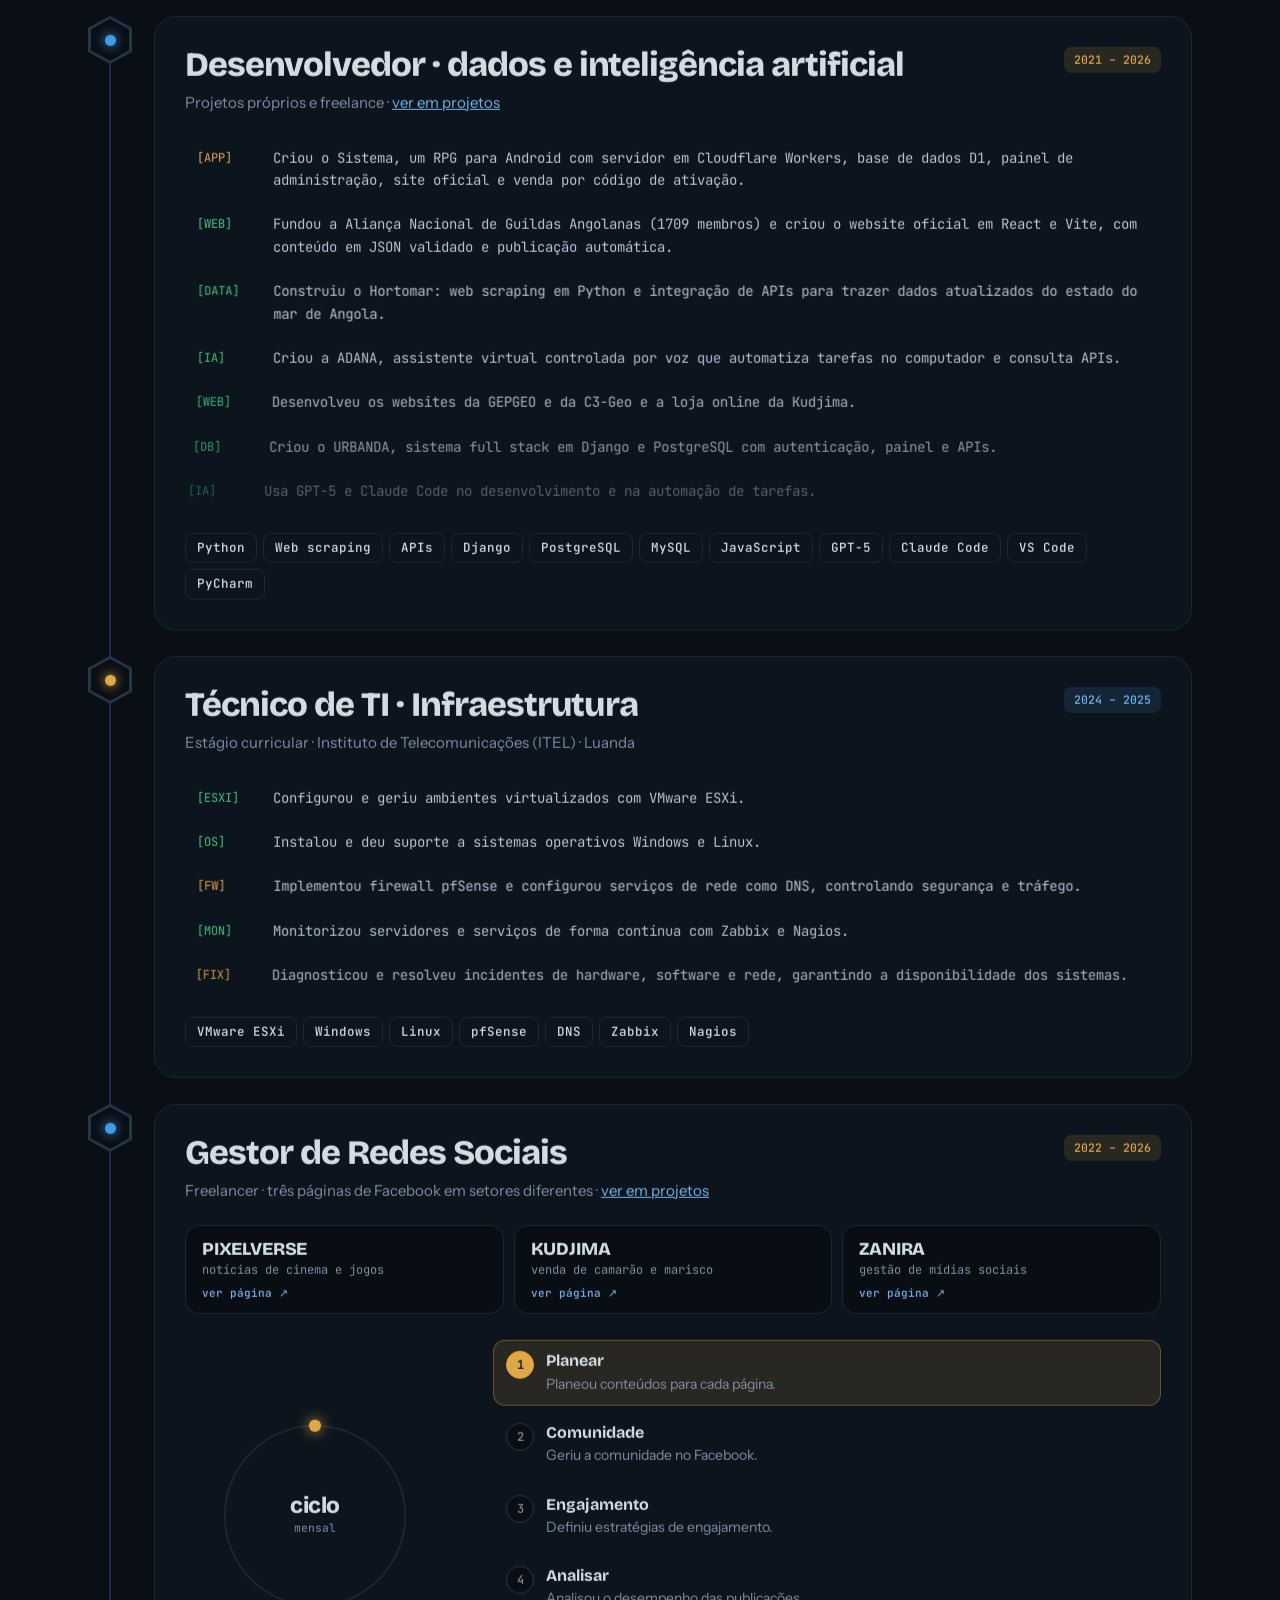
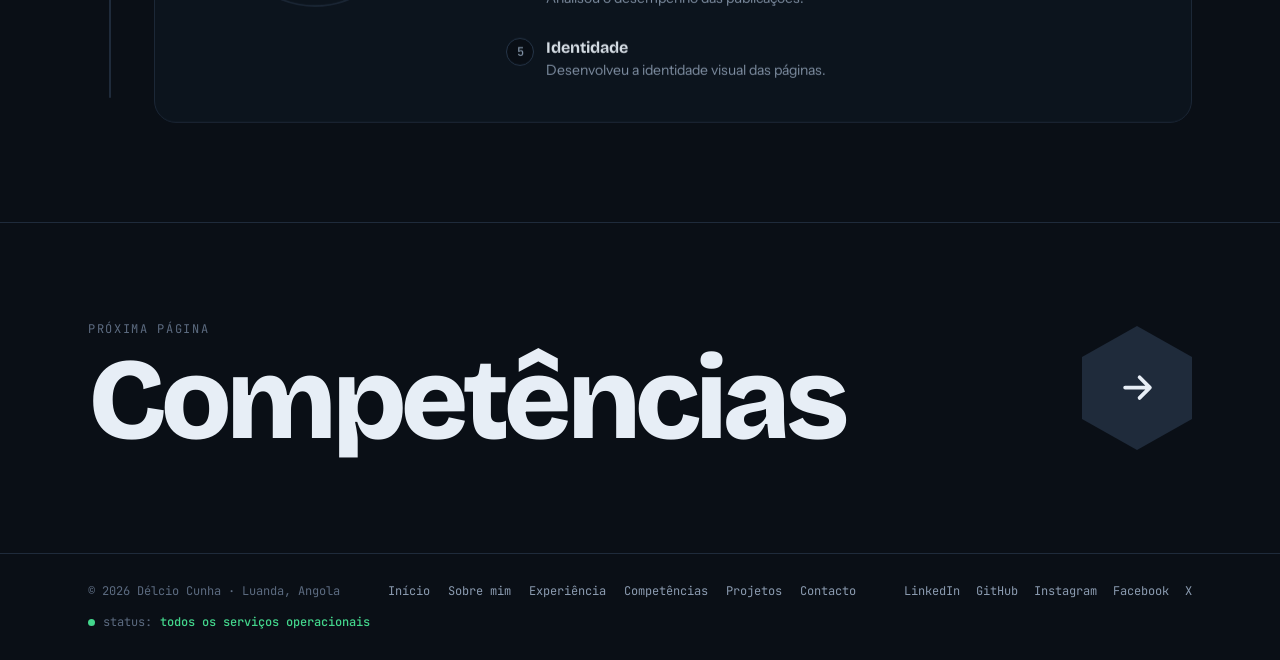
<file: experiencia.html>
<!doctype html>
<html lang="pt">
<head>
<meta charset="utf-8">
<meta name="viewport" content="width=device-width, initial-scale=1, viewport-fit=cover">
<title>Experiência · Délcio Cunha</title>
<meta name="description" content="Projetos de desenvolvimento, dados e inteligência artificial, estágio curricular em infraestrutura de TI no ITEL e trabalho freelance em gestão de redes sociais.">
<meta name="author" content="Délcio Cunha">
<meta name="theme-color" content="#0A0F16">
<meta name="color-scheme" content="dark">
<meta property="og:type" content="website">
<meta property="og:locale" content="pt_PT">
<meta property="og:site_name" content="Délcio Cunha · Portfólio">
<meta property="og:title" content="Experiência · Délcio Cunha">
<meta property="og:description" content="Projetos de desenvolvimento, dados e inteligência artificial, estágio curricular em infraestrutura de TI no ITEL e trabalho freelance em gestão de redes sociais.">
<meta property="og:image" content="assets/img/og.jpg">
<meta name="twitter:card" content="summary_large_image">
<link rel="icon" href="assets/img/favicon.svg" type="image/svg+xml">
<link rel="apple-touch-icon" href="assets/img/icon-180.png">
<link rel="manifest" href="manifest.webmanifest">
<link rel="stylesheet" href="assets/css/fonts.css">
<link rel="stylesheet" href="assets/css/base.css">
<link rel="stylesheet" href="assets/css/experiencia.css">
<script>(function(h){h.classList.add('js');try{var s=sessionStorage;if(!s.getItem('dc-booted')&&matchMedia('(prefers-reduced-motion: no-preference)').matches)h.classList.add('is-booting');else if(s.getItem('dc-transit'))h.classList.add('is-entering');}catch(e){}setTimeout(function(){h.classList.remove('is-booting','is-entering')},6000);})(document.documentElement);</script>
<script type="speculationrules">{"prefetch":[{"where":{"href_matches":"*.html"},"eagerness":"moderate"}]}</script>
</head>
<body data-page="experiencia">
<a class="skip" href="#main">Saltar para o conteúdo</a>
<div class="progress" aria-hidden="true"></div>
<div class="cursor" aria-hidden="true"></div>
<div class="cursor-ring" aria-hidden="true"><span></span></div>
<div class="curtain" aria-hidden="true"><div class="panel p2"></div><div class="panel p1"></div><p class="lbl"><span>a abrir</span><b></b></p></div>
<div class="boot" aria-hidden="true"><div class="bar"></div><button class="skip-boot" type="button" tabindex="-1">saltar ⏎</button><pre></pre></div>
<div class="cmdk" data-lenis-prevent role="dialog" aria-modal="true" aria-label="Paleta de comandos">
  <div class="cmdk-box">
    <div class="cmdk-in"><svg viewBox="0 0 16 16" fill="none" stroke="currentColor" stroke-width="1.6"><circle cx="7" cy="7" r="4.5"/><path d="M10.5 10.5 14 14"/></svg><input type="text" role="combobox" aria-expanded="true" aria-controls="cmdkList" placeholder="Para onde quer ir? Escreva uma página ou ação…" aria-label="Pesquisar páginas e ações" id="cmdkInput"></div>
    <ul class="cmdk-list" id="cmdkList" role="listbox"></ul>
    <div class="cmdk-foot"><span><span class="kbd">↑</span><span class="kbd">↓</span> navegar</span><span><span class="kbd">⏎</span> abrir</span><span><span class="kbd">Esc</span> fechar</span></div>
  </div>
</div>
<header class="nav">
  <div class="nav-in">
    <a href="index.html" class="logo" aria-label="Délcio Cunha, início"><span class="hex"><span>DC</span></span><span>Délcio Cunha</span></a>
    <ul class="nav-links"><li class="nav-pill" aria-hidden="true"></li><li><a href="index.html">início</a></li><li><a href="sobre.html">sobre mim</a></li><li><a href="experiencia.html" aria-current="page">experiência</a></li><li><a href="competencias.html">competências</a></li><li><a href="projetos.html">projetos</a></li><li><a href="contacto.html">contacto</a></li></ul>
    <div class="nav-tools">
      <span class="clock" title="Hora local em Luanda"><span class="led"></span>Luanda <span data-clock></span></span>
      <button class="icon-btn cmdk-btn" type="button" data-cmdk aria-label="Abrir a paleta de comandos"><svg viewBox="0 0 16 16" fill="none" stroke="currentColor" stroke-width="1.6"><circle cx="7" cy="7" r="4.5"/><path d="M10.5 10.5 14 14"/></svg><span class="lbl">Ctrl K</span></button>
      <button class="icon-btn menu-btn" type="button" aria-expanded="false" aria-controls="mobileMenu"><span class="lbl">menu</span></button>
    </div>
  </div>
</header>
<nav class="mobile-menu" id="mobileMenu" aria-label="Menu"><a href="index.html"><small>01</small>Início</a><a href="sobre.html"><small>02</small>Sobre mim</a><a href="experiencia.html" aria-current="page"><small>03</small>Experiência</a><a href="competencias.html"><small>04</small>Competências</a><a href="projetos.html"><small>05</small>Projetos</a><a href="contacto.html"><small>06</small>Contacto</a><p class="mm-foot">Luanda · <span data-clock></span><br>delciobentocunha007@gmail.com</p></nav>
<main id="main">
<header class="page-hero wrap">
  <nav class="crumbs" aria-label="Localização"><a href="index.html">~</a><span>/</span><span>experiencia</span></nav>
  <p class="eyebrow" data-intro>Experiência profissional</p>
  <h1 class="display">Registo de <em>atividade</em>.</h1>
  <p class="lead" data-intro>Projetos próprios em desenvolvimento, dados e inteligência artificial, um estágio curricular no ITEL e quatro anos de trabalho freelance em conteúdo digital. Comece pelo laboratório de rede do estágio: é uma representação do ambiente onde trabalhei.</p>
  <span class="page-index" aria-hidden="true">02</span>
</header>

<section class="block lab-sec" aria-labelledby="labTitle">
  <div class="wrap">
    <div class="block-head">
      <div><p class="eyebrow">Laboratório interativo</p><h2 class="h2" id="labTitle" data-split>A rede do <em>estágio</em> curricular.</h2></div>
      <span class="path">itel-lab · topologia</span>
    </div>

    <div class="lab card" data-reveal>
      <div class="lab-top">
        <div class="lab-status"><span class="led" id="labLed"></span><span id="labState">Todos os serviços operacionais</span></div>
        <div class="lab-ctrl">
          <button class="btn btn-sm btn-ghost" type="button" id="btnTraffic" aria-pressed="true">Tráfego: ligado</button>
          <button class="btn btn-sm btn-amber" type="button" id="btnIncident">Simular incidente</button>
        </div>
      </div>
      <div class="lab-grid">
        <div class="topo-wrap">
          <svg class="topo" id="topo" viewBox="0 0 800 520" role="group" aria-label="Topologia da rede do laboratório. Selecione um equipamento para ver o que fiz nele.">
            <defs>
              <pattern id="dots" width="20" height="20" patternUnits="userSpaceOnUse"><circle cx="1" cy="1" r="1" fill="#1F2B3B"/></pattern>
            </defs>
            <rect width="800" height="520" fill="url(#dots)"/>
            <!-- ligações -->
            <g class="links">
              <path id="l-inet" d="M400 80 V126"/>
              <path id="l-dns" d="M470 150 H548"/>
              <path id="l-core" d="M400 174 V236"/>
              <path id="l-esxi" d="M344 260 H180 V334"/>
              <path id="l-mon" d="M456 260 H620 V334"/>
              <path id="l-users" d="M400 284 V430"/>
              <path id="l-watch1" class="watch" d="M530 400 H300"/>
              <path id="l-watch2" class="watch" d="M690 466 V476 H468"/>
            </g>
            <g id="packets"></g>
            <!-- nós -->
            <g class="node" data-id="internet" tabindex="0" role="button" aria-label="Internet" transform="translate(400 58)">
              <path class="shape" d="M-58 22 a22 22 0 0 1 4-43 a28 28 0 0 1 52-10 a24 24 0 0 1 44 12 a18 18 0 0 1 2 41 z"/>
              <text y="7">Internet</text>
            </g>
            <g class="node" data-id="pfsense" tabindex="0" role="button" aria-label="Firewall pfSense" transform="translate(400 150)">
              <rect class="shape" x="-70" y="-24" width="140" height="48" rx="10"/>
              <g class="ico" transform="translate(-52 -9)"><path d="M0 0h18v18H0zM0 6h18M0 12h18M9 0v6M4 6v6M14 6v6M9 12v6"/></g>
              <text x="-24" y="5">pfSense</text><circle class="st" cx="58" cy="-12" r="4"/>
            </g>
            <g class="node" data-id="dns" tabindex="0" role="button" aria-label="Serviço DNS" transform="translate(600 150)">
              <rect class="shape" x="-52" y="-20" width="104" height="40" rx="20"/>
              <text y="5">DNS</text><circle class="st" cx="38" cy="-8" r="4"/>
            </g>
            <g class="node" data-id="switch" tabindex="0" role="button" aria-label="Switch de núcleo" transform="translate(400 260)">
              <rect class="shape" x="-56" y="-24" width="112" height="48" rx="10"/>
              <g class="ico" transform="translate(-42 -6)"><path d="M0 3h14l-4-4M14 9H0l4 4"/></g>
              <text x="-18" y="5">Switch</text><circle class="st" cx="44" cy="-12" r="4"/>
            </g>
            <g class="node" data-id="esxi" tabindex="0" role="button" aria-label="Servidor VMware ESXi com máquinas virtuais" transform="translate(180 410)">
              <rect class="shape" x="-122" y="-76" width="244" height="150" rx="14"/>
              <text class="lbl-sm" x="-104" y="-50" text-anchor="start">VMware ESXi</text><circle class="st" cx="104" cy="-55" r="4"/>
              <g class="vm" data-vm="win" transform="translate(-56 12)"><rect x="-48" y="-38" width="96" height="76" rx="8"/><text y="-4">VM</text><text class="vm-os" y="16">Windows</text></g>
              <g class="vm" data-vm="linux" transform="translate(56 12)"><rect x="-48" y="-38" width="96" height="76" rx="8"/><text y="-4">VM</text><text class="vm-os" y="16">Linux</text></g>
            </g>
            <g class="node" data-id="monitor" tabindex="0" role="button" aria-label="Monitorização com Zabbix e Nagios" transform="translate(620 400)">
              <rect class="shape" x="-90" y="-66" width="180" height="132" rx="14"/>
              <text class="lbl-sm" x="-72" y="-40" text-anchor="start">Monitorização</text><circle class="st" cx="72" cy="-45" r="4"/>
              <polyline class="spark" id="spark" points=""/>
              <text class="mon-tools" y="50">Zabbix · Nagios</text>
            </g>
            <g class="node" data-id="users" tabindex="0" role="button" aria-label="Postos de trabalho e suporte técnico" transform="translate(400 462)">
              <rect class="shape" x="-66" y="-28" width="132" height="56" rx="10"/>
              <g class="ico" transform="translate(-50 -10)"><path d="M0 0h18v12H0zM6 16h6M9 12v4"/></g>
              <text x="-24" y="0">Postos</text><text class="lbl-xs" x="-24" y="16">suporte</text><circle class="st" cx="54" cy="-16" r="4"/>
            </g>
          </svg>
          <p class="topo-note">Representação ilustrativa · selecione um equipamento</p>
        </div>

        <aside class="lab-side">
          <div class="node-info" id="nodeInfo" aria-live="polite">
            <span class="ni-tag">pfSense</span>
            <h3 class="h3">Firewall e segurança</h3>
            <p>Implementei a firewall pfSense e configurei serviços de rede como DNS, controlando a segurança e o tráfego.</p>
          </div>
          <div class="console">
            <div class="console-head"><span>eventos</span><span class="mono" data-clock="sec"></span></div>
            <ol class="console-log" id="consoleLog"></ol>
          </div>
        </aside>
      </div>
    </div>
  </div>
</section>

<section class="block" aria-labelledby="jobsTitle">
  <div class="wrap">
    <div class="block-head">
      <div><p class="eyebrow">Linha do tempo</p><h2 class="h2" id="jobsTitle" data-split>Funções e <em>responsabilidades</em>.</h2></div>
      <span class="path">/var/log/carreira</span>
    </div>

    <div class="timeline" id="timeline">
      <div class="tl-rail" aria-hidden="true"><div class="tl-fill" id="tlFill"></div></div>

      <article class="job" data-reveal>
        <div class="job-node hexclip" aria-hidden="true"><b></b></div>
        <div class="job-card card glow">
          <div class="job-top">
            <div>
              <h3 class="job-title">Desenvolvedor · dados e inteligência artificial</h3>
              <p class="job-org">Projetos próprios e freelance · <a href="projetos.html">ver em projetos</a></p>
            </div>
            <span class="tag amber">2021 – 2026</span>
          </div>
          <ol class="log" data-type>
            <li data-k="APP" class="w">Criou o Sistema, um RPG para Android com servidor em Cloudflare Workers, base de dados D1, painel de administração, site oficial e venda por código de ativação.</li>
            <li data-k="WEB">Fundou a Aliança Nacional de Guildas Angolanas (1709 membros) e criou o website oficial em React e Vite, com conteúdo em JSON validado e publicação automática.</li>
            <li data-k="DATA">Construiu o Hortomar: web scraping em Python e integração de APIs para trazer dados atualizados do estado do mar de Angola.</li>
            <li data-k="IA">Criou a ADANA, assistente virtual controlada por voz que automatiza tarefas no computador e consulta APIs.</li>
            <li data-k="WEB">Desenvolveu os websites da GEPGEO e da C3-Geo e a loja online da Kudjima.</li>
            <li data-k="DB">Criou o URBANDA, sistema full stack em Django e PostgreSQL com autenticação, painel e APIs.</li>
            <li data-k="IA">Usa GPT-5 e Claude Code no desenvolvimento e na automação de tarefas.</li>
          </ol>
          <div class="job-tools"><span class="chip">Python</span><span class="chip">Web scraping</span><span class="chip">APIs</span><span class="chip">Django</span><span class="chip">PostgreSQL</span><span class="chip">MySQL</span><span class="chip">JavaScript</span><span class="chip">GPT-5</span><span class="chip">Claude Code</span><span class="chip">VS Code</span><span class="chip">PyCharm</span></div>
        </div>
      </article>

      <article class="job alt" data-reveal>
        <div class="job-node hexclip" aria-hidden="true"><b></b></div>
        <div class="job-card card glow">
          <div class="job-top">
            <div>
              <h3 class="job-title">Técnico de TI · Infraestrutura</h3>
              <p class="job-org">Estágio curricular · Instituto de Telecomunicações (ITEL) · Luanda</p>
            </div>
            <span class="tag">2024 – 2025</span>
          </div>
          <ol class="log" data-type>
            <li data-k="ESXI">Configurou e geriu ambientes virtualizados com VMware ESXi.</li>
            <li data-k="OS">Instalou e deu suporte a sistemas operativos Windows e Linux.</li>
            <li data-k="FW" class="w">Implementou firewall pfSense e configurou serviços de rede como DNS, controlando segurança e tráfego.</li>
            <li data-k="MON">Monitorizou servidores e serviços de forma contínua com Zabbix e Nagios.</li>
            <li data-k="FIX" class="w">Diagnosticou e resolveu incidentes de hardware, software e rede, garantindo a disponibilidade dos sistemas.</li>
          </ol>
          <div class="job-tools"><span class="chip">VMware ESXi</span><span class="chip">Windows</span><span class="chip">Linux</span><span class="chip">pfSense</span><span class="chip">DNS</span><span class="chip">Zabbix</span><span class="chip">Nagios</span></div>
        </div>
      </article>

      <article class="job" data-reveal>
        <div class="job-node hexclip" aria-hidden="true"><b></b></div>
        <div class="job-card card glow">
          <div class="job-top">
            <div>
              <h3 class="job-title">Gestor de Redes Sociais</h3>
              <p class="job-org">Freelancer · três páginas de Facebook em setores diferentes · <a href="projetos.html#redes">ver em projetos</a></p>
            </div>
            <span class="tag amber">2022 – 2026</span>
          </div>
          <div class="clients">
            <a class="client" href="https://www.facebook.com/profile.php?id=100095507345387" target="_blank" rel="noopener"><b>PIXELVERSE</b><span>notícias de cinema e jogos</span><small>ver página ↗</small></a>
            <a class="client" href="https://www.facebook.com/profile.php?id=61587014049100" target="_blank" rel="noopener"><b>KUDJIMA</b><span>venda de camarão e marisco</span><small>ver página ↗</small></a>
            <a class="client" href="https://www.facebook.com/profile.php?id=61587563573583" target="_blank" rel="noopener"><b>ZANIRA</b><span>gestão de mídias sociais</span><small>ver página ↗</small></a>
          </div>
          <div class="cycle-wrap">
            <svg class="cycle" id="cycle" viewBox="0 0 300 300" aria-hidden="true">
              <circle cx="150" cy="150" r="104" class="cy-track"/>
              <circle cx="150" cy="150" r="104" class="cy-prog" id="cyProg"/>
              <circle r="7" class="cy-dot" id="cyDot" cx="150" cy="46"/>
              <text x="150" y="146" class="cy-c1">ciclo</text><text x="150" y="168" class="cy-c2">mensal</text>
            </svg>
            <ol class="cycle-steps" id="cycleSteps">
              <li data-i="0"><b>Planear</b><span>Planeou conteúdos para cada página.</span></li>
              <li data-i="1"><b>Comunidade</b><span>Geriu a comunidade no Facebook.</span></li>
              <li data-i="2"><b>Engajamento</b><span>Definiu estratégias de engajamento.</span></li>
              <li data-i="3"><b>Analisar</b><span>Analisou o desempenho das publicações.</span></li>
              <li data-i="4"><b>Identidade</b><span>Desenvolveu a identidade visual das páginas.</span></li>
            </ol>
          </div>
        </div>
      </article>
    </div>
  </div>
</section>

</main>
<a class="next-page" href="competencias.html"><div class="wrap"><div><small>Próxima página</small><b>Competências</b></div><span class="arrowbox"><svg viewBox="0 0 16 16" fill="none" stroke="currentColor" stroke-width="1.8" stroke-linecap="round" stroke-linejoin="round"><path d="M2 8h12M9 3l5 5-5 5"/></svg></span></div></a>
<footer class="site-foot">
  <div class="wrap">
    <span>© 2026 Délcio Cunha · Luanda, Angola</span>
    <nav aria-label="Rodapé"><a href="index.html">Início</a><a href="sobre.html">Sobre mim</a><a href="experiencia.html">Experiência</a><a href="competencias.html">Competências</a><a href="projetos.html">Projetos</a><a href="contacto.html">Contacto</a></nav>
    <span class="foot-social"><a href="https://www.linkedin.com/in/delcio-cunha-b9760a3ba" target="_blank" rel="noopener">LinkedIn</a><a href="https://github.com/DelcioCunha" target="_blank" rel="noopener">GitHub</a><a href="https://www.instagram.com/delcio_369/" target="_blank" rel="noopener">Instagram</a><a href="https://www.facebook.com/delcio.cunha.2025/" target="_blank" rel="noopener">Facebook</a><a href="https://x.com/DelcioCunha369" target="_blank" rel="noopener">X</a></span>
    <span class="status"><span class="led"></span>status: <b>todos os serviços operacionais</b></span>
  </div>
</footer>
<script defer src="assets/vendor/gsap.min.js"></script>
<script defer src="assets/vendor/ScrollTrigger.min.js"></script>
<script defer src="assets/vendor/SplitText.min.js"></script>
<script defer src="assets/vendor/lenis.min.js"></script>
<script defer src="assets/js/core.js"></script>
<script defer src="assets/js/pages/experiencia.js"></script>
</body>
</html>
</file>
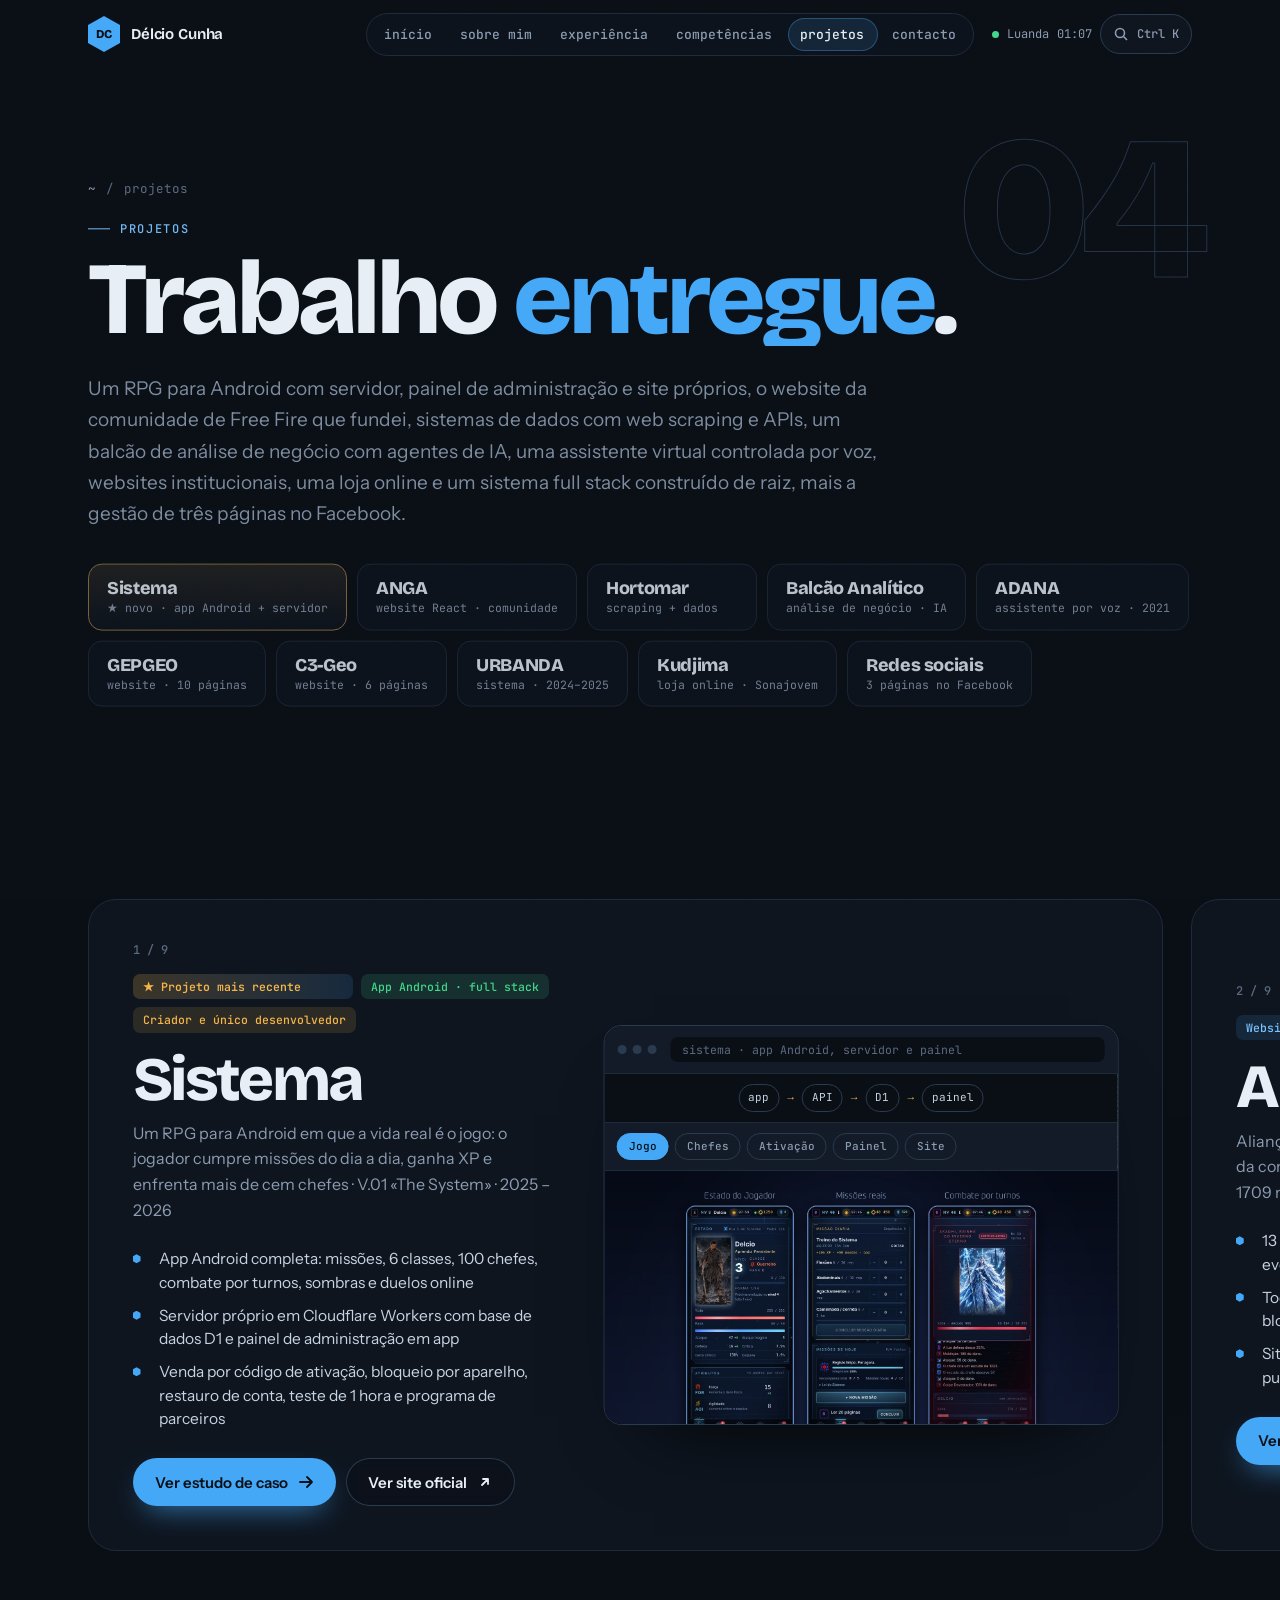
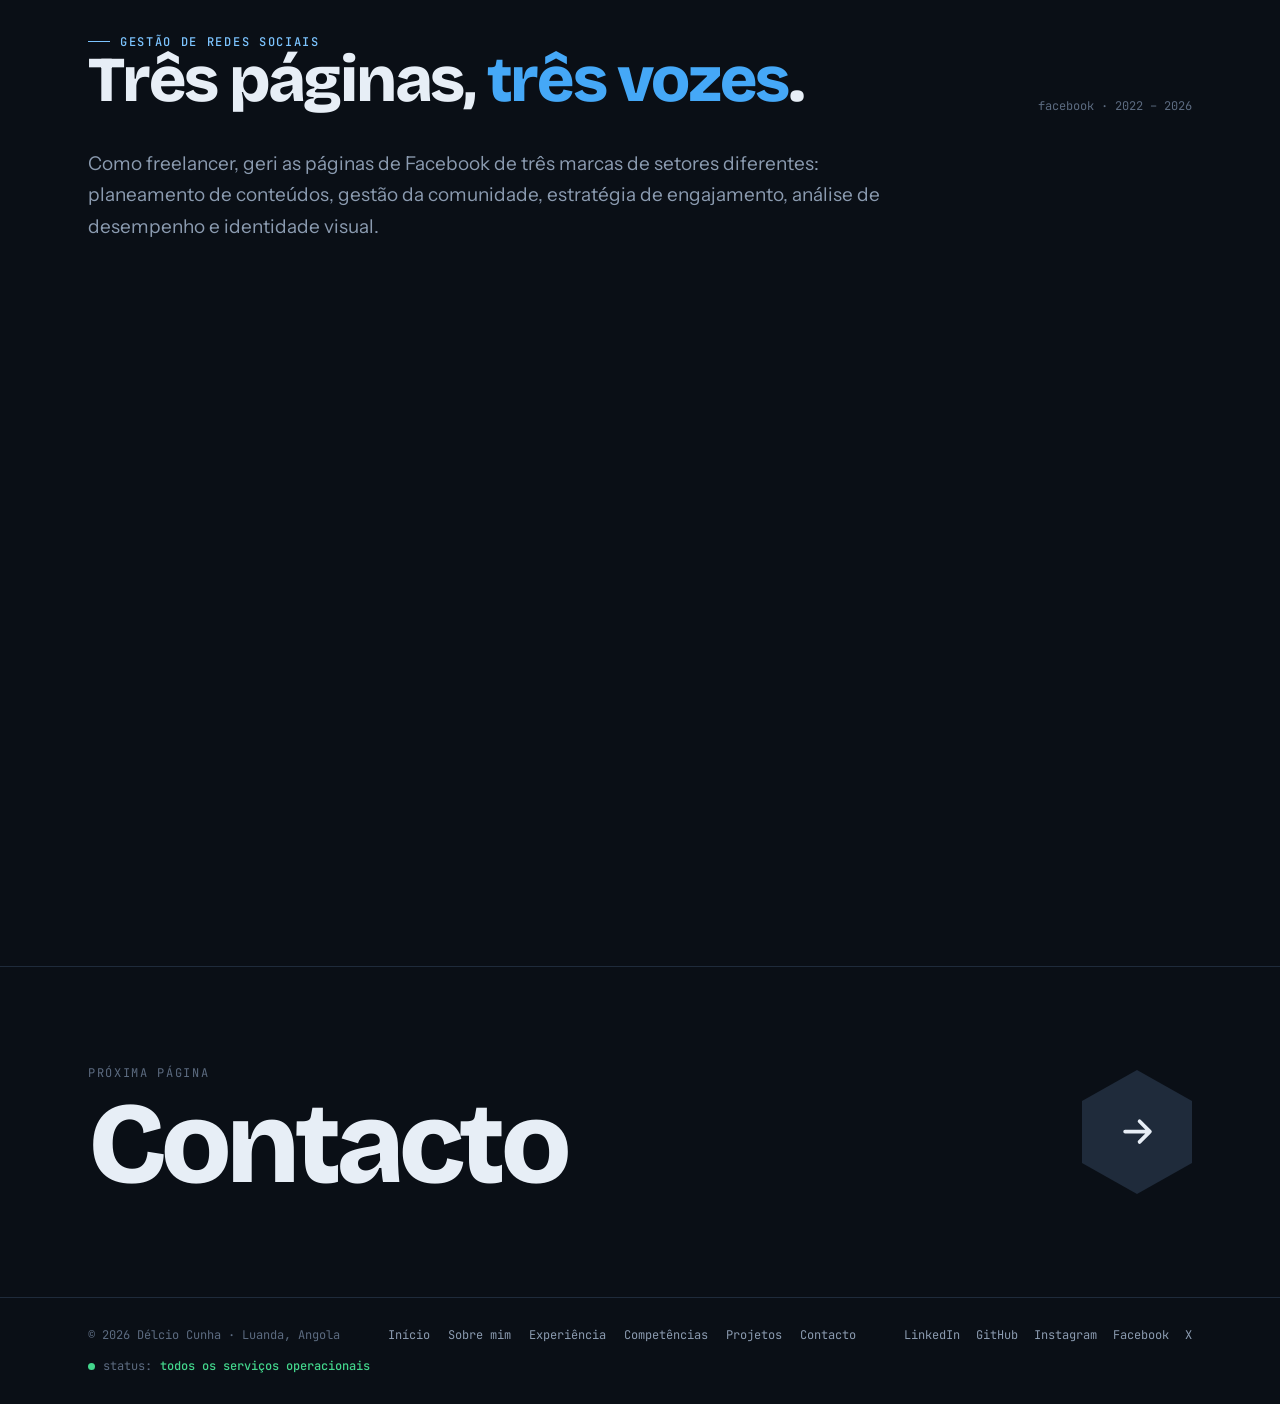
<file: projetos.html>
<!doctype html>
<html lang="pt">
<head>
<meta charset="utf-8">
<meta name="viewport" content="width=device-width, initial-scale=1, viewport-fit=cover">
<title>Projetos · Délcio Cunha</title>
<meta name="description" content="Estudos de caso: Hortomar (web scraping e integração de dados do mar de Angola), Balcão Analítico (análise de negócio com agentes de IA), ADANA (assistente virtual por voz), websites da GEPGEO Consultoria e C3-Geo, a loja online da Kudjima e o sistema URBANDA em Django e PostgreSQL.">
<meta name="author" content="Délcio Cunha">
<meta name="theme-color" content="#0A0F16">
<meta name="color-scheme" content="dark">
<meta property="og:type" content="website">
<meta property="og:locale" content="pt_PT">
<meta property="og:site_name" content="Délcio Cunha · Portfólio">
<meta property="og:title" content="Projetos · Délcio Cunha">
<meta property="og:description" content="Estudos de caso: Hortomar (web scraping e integração de dados do mar de Angola), Balcão Analítico (análise de negócio com agentes de IA), ADANA (assistente virtual por voz), websites da GEPGEO Consultoria e C3-Geo, a loja online da Kudjima e o sistema URBANDA em Django e PostgreSQL.">
<meta property="og:image" content="assets/img/og.jpg">
<meta name="twitter:card" content="summary_large_image">
<link rel="icon" href="assets/img/favicon.svg" type="image/svg+xml">
<link rel="apple-touch-icon" href="assets/img/icon-180.png">
<link rel="manifest" href="manifest.webmanifest">
<link rel="stylesheet" href="assets/css/fonts.css">
<link rel="stylesheet" href="assets/css/base.css">
<link rel="stylesheet" href="assets/css/projetos.css">
<script>(function(h){h.classList.add('js');try{var s=sessionStorage;if(!s.getItem('dc-booted')&&matchMedia('(prefers-reduced-motion: no-preference)').matches)h.classList.add('is-booting');else if(s.getItem('dc-transit'))h.classList.add('is-entering');}catch(e){}setTimeout(function(){h.classList.remove('is-booting','is-entering')},6000);})(document.documentElement);</script>
<script type="speculationrules">{"prefetch":[{"where":{"href_matches":"*.html"},"eagerness":"moderate"}]}</script>
</head>
<body data-page="projetos">
<a class="skip" href="#main">Saltar para o conteúdo</a>
<div class="progress" aria-hidden="true"></div>
<div class="cursor" aria-hidden="true"></div>
<div class="cursor-ring" aria-hidden="true"><span></span></div>
<div class="curtain" aria-hidden="true"><div class="panel p2"></div><div class="panel p1"></div><p class="lbl"><span>a abrir</span><b></b></p></div>
<div class="boot" aria-hidden="true"><div class="bar"></div><button class="skip-boot" type="button" tabindex="-1">saltar ⏎</button><pre></pre></div>
<div class="cmdk" data-lenis-prevent role="dialog" aria-modal="true" aria-label="Paleta de comandos">
  <div class="cmdk-box">
    <div class="cmdk-in"><svg viewBox="0 0 16 16" fill="none" stroke="currentColor" stroke-width="1.6"><circle cx="7" cy="7" r="4.5"/><path d="M10.5 10.5 14 14"/></svg><input type="text" role="combobox" aria-expanded="true" aria-controls="cmdkList" placeholder="Para onde quer ir? Escreva uma página ou ação…" aria-label="Pesquisar páginas e ações" id="cmdkInput"></div>
    <ul class="cmdk-list" id="cmdkList" role="listbox"></ul>
    <div class="cmdk-foot"><span><span class="kbd">↑</span><span class="kbd">↓</span> navegar</span><span><span class="kbd">⏎</span> abrir</span><span><span class="kbd">Esc</span> fechar</span></div>
  </div>
</div>
<header class="nav">
  <div class="nav-in">
    <a href="index.html" class="logo" aria-label="Délcio Cunha, início"><span class="hex"><span>DC</span></span><span>Délcio Cunha</span></a>
    <ul class="nav-links"><li class="nav-pill" aria-hidden="true"></li><li><a href="index.html">início</a></li><li><a href="sobre.html">sobre mim</a></li><li><a href="experiencia.html">experiência</a></li><li><a href="competencias.html">competências</a></li><li><a href="projetos.html" aria-current="page">projetos</a></li><li><a href="contacto.html">contacto</a></li></ul>
    <div class="nav-tools">
      <span class="clock" title="Hora local em Luanda"><span class="led"></span>Luanda <span data-clock></span></span>
      <button class="icon-btn cmdk-btn" type="button" data-cmdk aria-label="Abrir a paleta de comandos"><svg viewBox="0 0 16 16" fill="none" stroke="currentColor" stroke-width="1.6"><circle cx="7" cy="7" r="4.5"/><path d="M10.5 10.5 14 14"/></svg><span class="lbl">Ctrl K</span></button>
      <button class="icon-btn menu-btn" type="button" aria-expanded="false" aria-controls="mobileMenu"><span class="lbl">menu</span></button>
    </div>
  </div>
</header>
<nav class="mobile-menu" id="mobileMenu" aria-label="Menu"><a href="index.html"><small>01</small>Início</a><a href="sobre.html"><small>02</small>Sobre mim</a><a href="experiencia.html"><small>03</small>Experiência</a><a href="competencias.html"><small>04</small>Competências</a><a href="projetos.html" aria-current="page"><small>05</small>Projetos</a><a href="contacto.html"><small>06</small>Contacto</a><p class="mm-foot">Luanda · <span data-clock></span><br>delciobentocunha007@gmail.com</p></nav>
<main id="main">
<header class="page-hero wrap">
  <nav class="crumbs" aria-label="Localização"><a href="index.html">~</a><span>/</span><span>projetos</span></nav>
  <p class="eyebrow" data-intro>Projetos</p>
  <h1 class="display">Trabalho <em>entregue</em>.</h1>
  <p class="lead" data-intro>Um RPG para Android com servidor, painel de administração e site próprios, o website da comunidade de Free Fire que fundei, sistemas de dados com web scraping e APIs, um balcão de análise de negócio com agentes de IA, uma assistente virtual controlada por voz, websites institucionais, uma loja online e um sistema full stack construído de raiz, mais a gestão de três páginas no Facebook.</p>
  <div class="proj-index" data-intro>
    <a href="#p-sistema" class="pi pi-feat"><b>Sistema</b><span>★ novo · app Android + servidor</span></a>
    <a href="#p-anga" class="pi"><b>ANGA</b><span>website React · comunidade</span></a>
    <a href="#p-hortomar" class="pi"><b>Hortomar</b><span>scraping + dados</span></a>
    <a href="#p-balcao" class="pi"><b>Balcão Analítico</b><span>análise de negócio · IA</span></a>
    <a href="#p-adana" class="pi"><b>ADANA</b><span>assistente por voz · 2021</span></a>
    <a href="#p-gepgeo" class="pi"><b>GEPGEO</b><span>website · 10 páginas</span></a>
    <a href="#p-c3" class="pi"><b>C3-Geo</b><span>website · 6 páginas</span></a>
    <a href="#p-urbanda" class="pi"><b>URBANDA</b><span>sistema · 2024–2025</span></a>
    <a href="#p-kudjima" class="pi"><b>Kudjima</b><span>loja online · Sonajovem</span></a>
    <a href="#redes" class="pi"><b>Redes sociais</b><span>3 páginas no Facebook</span></a>
  </div>
  <span class="page-index" aria-hidden="true">04</span>
</header>

<section class="hg" id="hg" aria-label="Galeria de projetos">
  <div class="hg-pin">
    <div class="hg-progress" aria-hidden="true"><span id="hgBar"></span></div>
    <div class="hg-track" id="hgTrack">

      <!-- SISTEMA (novo) -->
      <article class="panel" id="p-sistema">
        <div class="panel-info">
          <p class="p-count">1 / 9</p>
          <div class="p-tags"><span class="tag feat">★ Projeto mais recente</span><span class="tag ok">App Android · full stack</span><span class="tag amber">Criador e único desenvolvedor</span></div>
          <h2 class="p-title">Sistema</h2>
          <p class="p-sector">Um RPG para Android em que a vida real é o jogo: o jogador cumpre missões do dia a dia, ganha XP e enfrenta mais de cem chefes · V.01 «The System» · 2025 – 2026</p>
          <ul class="p-points">
            <li>App Android completa: missões, 6 classes, 100 chefes, combate por turnos, sombras e duelos online</li>
            <li>Servidor próprio em Cloudflare Workers com base de dados D1 e painel de administração em app</li>
            <li>Venda por código de ativação, bloqueio por aparelho, restauro de conta, teste de 1 hora e programa de parceiros</li>
          </ul>
          <div class="p-actions">
            <button class="btn btn-primary" type="button" data-case="sistema" data-magnet>Ver estudo de caso <svg class="arrow" viewBox="0 0 16 16" fill="none" stroke="currentColor" stroke-width="1.8" stroke-linecap="round" stroke-linejoin="round"><path d="M2 8h12M9 3l5 5-5 5"/></svg></button>
            <a class="btn btn-ghost" href="https://delciocunha.github.io/SystemWebsite2/" target="_blank" rel="noopener" data-magnet>Ver site oficial <svg class="arrow" viewBox="0 0 16 16" fill="none" stroke="currentColor" stroke-width="1.8" stroke-linecap="round" stroke-linejoin="round"><path d="M5 11 11 5M6 5h5v5"/></svg></a>
          </div>
        </div>
        <div class="mock">
          <div class="mock-bar"><i></i><i></i><i></i><span>sistema · app Android, servidor e painel</span></div>
          <div class="mock-body m-shot">
            <div class="shot-flow mono" aria-hidden="true"><span>app</span><i>→</i><span>API</span><i>→</i><span>D1</span><i>→</i><span>painel</span></div>
            <div class="shot-tabs" role="group" aria-label="Capturas do projeto Sistema">
              <button type="button" class="on" data-shot="assets/img/projetos/sistema-jogo.jpg" data-alt="Ecrãs da app: estado do jogador, missões diárias e combate por turnos">Jogo</button>
              <button type="button" data-shot="assets/img/projetos/sistema-chefes.jpg" data-alt="Ecrãs da app: portões com chefes, Coliseu dos Condenados e loja">Chefes</button>
              <button type="button" data-shot="assets/img/projetos/sistema-ativacao.jpg" data-alt="Ecrãs de ativação com teste de 1 hora, restauro de conta e programa de parceiros">Ativação</button>
              <button type="button" data-shot="assets/img/projetos/sistema-painel.jpg" data-alt="Painel de administração: código de restauro, aparelhos e modo de teste">Painel</button>
              <button type="button" data-shot="assets/img/projetos/sistema-site.jpg" data-alt="Página inicial do site oficial do Sistema">Site</button>
            </div>
            <div class="shot-view"><img src="assets/img/projetos/sistema-jogo.jpg" alt="Ecrãs da app: estado do jogador, missões diárias e combate por turnos" width="1600" height="900" loading="lazy"></div>
          </div>
          <span class="mock-note">capturas reais · troque de separador</span>
        </div>
      </article>

      <!-- ANGA -->
      <article class="panel" id="p-anga">
        <div class="panel-info">
          <p class="p-count">2 / 9</p>
          <div class="p-tags"><span class="tag">Website · React</span><span class="tag amber">Fundador e desenvolvedor</span></div>
          <h2 class="p-title">ANGA</h2>
          <p class="p-sector">Aliança Nacional de Guildas Angolanas: website oficial da comunidade de Free Fire que fundei em 2025, com 1709 membros, 32 grupos e 24 guildas</p>
          <ul class="p-points">
            <li>13 páginas em React + Vite: Liga, guildas, mercado, eventos, troféus, recordes, notícias e regras</li>
            <li>Todo o conteúdo em JSON, com um validador que bloqueia a publicação se houver erros</li>
            <li>Site num só ficheiro que abre por duplo clique, publicado automaticamente com GitHub Actions</li>
          </ul>
          <div class="p-actions">
            <button class="btn btn-primary" type="button" data-case="anga" data-magnet>Ver estudo de caso <svg class="arrow" viewBox="0 0 16 16" fill="none" stroke="currentColor" stroke-width="1.8" stroke-linecap="round" stroke-linejoin="round"><path d="M2 8h12M9 3l5 5-5 5"/></svg></button>
            <a class="btn btn-ghost" href="https://delciocunha.github.io/ANGA/" target="_blank" rel="noopener" data-magnet>Ver site online <svg class="arrow" viewBox="0 0 16 16" fill="none" stroke="currentColor" stroke-width="1.8" stroke-linecap="round" stroke-linejoin="round"><path d="M5 11 11 5M6 5h5v5"/></svg></a>
          </div>
        </div>
        <div class="mock">
          <div class="mock-bar"><i></i><i></i><i></i><span>delciocunha.github.io/ANGA</span></div>
          <div class="mock-body m-shot">
            <div class="shot-flow mono" aria-hidden="true"><span>JSON</span><i>→</i><span>validador</span><i>→</i><span>React</span><i>→</i><span>site</span></div>
            <div class="shot-tabs" role="group" aria-label="Capturas do projeto ANGA">
              <button type="button" class="on" data-shot="assets/img/projetos/anga-home.jpg" data-alt="Página inicial da Aliança Nacional de Guildas Angolanas">Início</button>
              <button type="button" data-shot="assets/img/projetos/anga-liga.jpg" data-alt="Página da Liga Aliança com a temporada e o formato">Liga</button>
              <button type="button" data-shot="assets/img/projetos/anga-guildas.jpg" data-alt="Salão de guildas com pesquisa e ordenação">Guildas</button>
              <button type="button" data-shot="assets/img/projetos/anga-mercado.jpg" data-alt="Mercado da Aliança com pedidos pelo WhatsApp">Mercado</button>
              <button type="button" data-shot="assets/img/projetos/anga-noticias.jpg" data-alt="Notícias da Aliança com filtros por categoria">Notícias</button>
            </div>
            <div class="shot-view"><img src="assets/img/projetos/anga-home.jpg" alt="Página inicial da Aliança Nacional de Guildas Angolanas" width="1440" height="900" loading="lazy"></div>
          </div>
          <span class="mock-note">capturas reais · troque de separador</span>
        </div>
      </article>

      <!-- HORTOMAR (destaque) -->
      <article class="panel is-feat" id="p-hortomar">
        <div class="panel-info">
          <p class="p-count">3 / 9</p>
          <div class="p-tags"><span class="tag feat">★ Em destaque</span><span class="tag">Dados · APIs · web scraping</span><span class="tag amber">Desenvolvedor</span></div>
          <h2 class="p-title">Hortomar</h2>
          <p class="p-sector">Dados atualizados do estado do mar de Angola, prontos para um sistema de gestão de barcos e pescadores</p>
          <ul class="p-points">
            <li>Web scraping em Python (requests e BeautifulSoup) e integração de APIs</li>
            <li>Marés, alturas e coeficiente normalizados num CSV estruturado</li>
            <li>Saída pensada para integração direta num sistema administrativo de embarcações</li>
          </ul>
          <div class="p-actions">
            <button class="btn btn-primary" type="button" data-case="hortomar" data-magnet>Ver estudo de caso <svg class="arrow" viewBox="0 0 16 16" fill="none" stroke="currentColor" stroke-width="1.8" stroke-linecap="round" stroke-linejoin="round"><path d="M2 8h12M9 3l5 5-5 5"/></svg></button>
          </div>
        </div>
        <div class="mock">
          <div class="mock-bar"><i></i><i></i><i></i><span>hortomar · pipeline de dados do mar</span></div>
          <div class="mock-body m-shot">
            <div class="shot-flow mono" aria-hidden="true"><span>web</span><i>→</i><span>Python</span><i>→</i><span>CSV</span><i>→</i><span>sistema</span></div>
            <div class="shot-tabs" role="group" aria-label="Capturas do projeto Hortomar">
              <button type="button" class="on" data-shot="assets/img/projetos/hortomar-fonte.jpg" data-alt="Página de marés de Luanda a ser inspecionada no browser">Fonte</button>
              <button type="button" data-shot="assets/img/projetos/hortomar-codigo.jpg" data-alt="Código Python de extração com BeautifulSoup no PyCharm">Scraping</button>
              <button type="button" data-shot="assets/img/projetos/hortomar-csv.jpg" data-alt="Ficheiro dados.csv com marés, alturas e coeficiente">Dados</button>
              <button type="button" data-shot="assets/img/projetos/hortomar-powerquery.jpg" data-alt="Importação do CSV no Power Query">Power BI</button>
            </div>
            <div class="shot-view"><img src="assets/img/projetos/hortomar-fonte.jpg" alt="Página de marés de Luanda a ser inspecionada no browser" width="1105" height="595" loading="lazy"></div>
          </div>
          <span class="mock-note">capturas reais · troque de separador</span>
        </div>
      </article>

      <!-- BALCÃO ANALÍTICO -->
      <article class="panel" id="p-balcao">
        <div class="panel-info">
          <p class="p-count">4 / 9</p>
          <div class="p-tags"><span class="tag">Análise de negócio · agentes de IA</span><span class="tag amber">Desenvolvedor</span></div>
          <h2 class="p-title">Balcão Analítico</h2>
          <p class="p-sector">Protótipo que analisa pequenas lojas com uma equipa de agentes de IA e acompanha a sua evolução</p>
          <ul class="p-points">
            <li>Painel com receita, lucro, margem, ticket médio, ponto de equilíbrio e classificação ABC dos produtos</li>
            <li>Três agentes especialistas em paralelo e um Estratega-chefe que entrega uma SWOT e um plano priorizado</li>
            <li>Plano de ação com estados e histórico, consultor por chat e chave da API protegida por um Cloudflare Worker</li>
          </ul>
          <div class="p-actions">
            <button class="btn btn-primary" type="button" data-case="balcao" data-magnet>Ver estudo de caso <svg class="arrow" viewBox="0 0 16 16" fill="none" stroke="currentColor" stroke-width="1.8" stroke-linecap="round" stroke-linejoin="round"><path d="M2 8h12M9 3l5 5-5 5"/></svg></button>
            <a class="btn btn-ghost" href="https://delciocunha.github.io/BalcaoAnalitico/" target="_blank" rel="noopener" data-magnet>Ver site online <svg class="arrow" viewBox="0 0 16 16" fill="none" stroke="currentColor" stroke-width="1.8" stroke-linecap="round" stroke-linejoin="round"><path d="M5 11 11 5M6 5h5v5"/></svg></a>
          </div>
        </div>
        <div class="mock">
          <div class="mock-bar"><i></i><i></i><i></i><span>delciocunha.github.io/BalcaoAnalitico</span></div>
          <div class="mock-body m-shot">
            <div class="shot-flow mono" aria-hidden="true"><span>dados</span><i>→</i><span>métricas</span><i>→</i><span>3 agentes</span><i>→</i><span>estratega</span><i>→</i><span>plano</span></div>
            <div class="shot-tabs" role="group" aria-label="Capturas do Balcão Analítico">
              <button type="button" class="on" data-shot="assets/img/projetos/balcao-painel.jpg" data-alt="Painel com receita, lucro, margem, ticket médio, gráfico mensal e ponto de equilíbrio">Painel</button>
              <button type="button" data-shot="assets/img/projetos/balcao-produtos.jpg" data-alt="Tabela de produtos com classificação ABC, margens, cobertura de stock e alertas">Produtos ABC</button>
              <button type="button" data-shot="assets/img/projetos/balcao-dados.jpg" data-alt="Formulário com o perfil da loja">Dados</button>
              <button type="button" data-shot="assets/img/projetos/balcao-agentes.jpg" data-alt="Equipa de três agentes de IA: financeiro, produtos e stock, clientes e vendas">Agentes</button>
            </div>
            <div class="shot-view"><img src="assets/img/projetos/balcao-painel.jpg" alt="Painel com receita, lucro, margem, ticket médio, gráfico mensal e ponto de equilíbrio" width="1280" height="760" loading="lazy"></div>
          </div>
          <span class="mock-note">capturas reais · dados de exemplo</span>
        </div>
      </article>

      <!-- ADANA -->
      <article class="panel" id="p-adana">
        <div class="panel-info">
          <p class="p-count">5 / 9</p>
          <div class="p-tags"><span class="tag">Assistente virtual</span><span class="tag amber">Criador · 2021</span></div>
          <h2 class="p-title">ADANA</h2>
          <p class="p-sector">Assistente virtual em Python controlada por comandos de voz</p>
          <ul class="p-points">
            <li>Escreve por voz, cria pastas, abre e fecha janelas e aplicações e navega na internet</li>
            <li>APIs de clima, notícias, YouTube, Google Maps, Facebook e Instagram</li>
            <li>Regista tarefas e reuniões e avisa com notificações do Windows</li>
          </ul>
          <div class="p-actions">
            <button class="btn btn-primary" type="button" data-case="adana" data-magnet>Ver estudo de caso <svg class="arrow" viewBox="0 0 16 16" fill="none" stroke="currentColor" stroke-width="1.8" stroke-linecap="round" stroke-linejoin="round"><path d="M2 8h12M9 3l5 5-5 5"/></svg></button>
          </div>
        </div>
        <div class="mock">
          <div class="mock-bar"><i></i><i></i><i></i><span>adana · assistente virtual</span></div>
          <div class="mock-body m-shot">
            <div class="shot-flow mono" aria-hidden="true"><span>voz</span><i>→</i><span>comando</span><i>→</i><span>ação</span><i>→</i><span>resposta</span></div>
            <div class="shot-tabs" role="group" aria-label="Capturas do projeto ADANA">
              <button type="button" class="on" data-shot="assets/img/projetos/adana-site.jpg" data-alt="Página de apresentação da ADANA">Site</button>
              <button type="button" data-shot="assets/img/projetos/adana-agenda.jpg" data-alt="Janela de agendamento de notificações">Agenda</button>
              <button type="button" data-shot="assets/img/projetos/adana-wikipedia.jpg" data-alt="Notificação do Windows com resultado de pesquisa na Wikipedia">Notificação</button>
              <button type="button" data-shot="assets/img/projetos/adana-pastas.jpg" data-alt="Código Python com comandos para localizar pastas">Código</button>
            </div>
            <div class="shot-view"><img src="assets/img/projetos/adana-site.jpg" alt="Página de apresentação da ADANA" width="1075" height="541" loading="lazy"></div>
          </div>
          <span class="mock-note">capturas reais · troque de separador</span>
        </div>
      </article>

      <!-- GEPGEO -->
      <article class="panel" id="p-gepgeo">
        <div class="panel-info">
          <p class="p-count">6 / 9</p>
          <div class="p-tags"><span class="tag">Website institucional</span><span class="tag amber">Desenvolvedor Web</span></div>
          <h2 class="p-title">GEPGEO Consultoria</h2>
          <p class="p-sector">Topografia, geoprocessamento, engenharia civil e formação</p>
          <ul class="p-points">
            <li>10 páginas com portfólio, produtos, blog e FAQ</li>
            <li>Versão bilingue PT/EN, pesquisa e carrinho para cursos</li>
            <li>Mapa 3D interativo, Schema.org, Open Graph e PWA</li>
          </ul>
          <div class="p-actions">
            <button class="btn btn-primary" type="button" data-case="gepgeo" data-magnet>Ver estudo de caso <svg class="arrow" viewBox="0 0 16 16" fill="none" stroke="currentColor" stroke-width="1.8" stroke-linecap="round" stroke-linejoin="round"><path d="M2 8h12M9 3l5 5-5 5"/></svg></button>
            <a class="btn btn-ghost" href="https://delciocunha.github.io/GEPgeo/" target="_blank" rel="noopener" data-magnet>Ver site online <svg class="arrow" viewBox="0 0 16 16" fill="none" stroke="currentColor" stroke-width="1.8" stroke-linecap="round" stroke-linejoin="round"><path d="M5 11 11 5M6 5h5v5"/></svg></a>
          </div>
        </div>
        <div class="mock">
          <div class="mock-bar"><i></i><i></i><i></i><span>delciocunha.github.io/GEPgeo</span></div>
          <div class="mock-body m-shot">
            <div class="shot-flow mono" aria-hidden="true"><span>início</span><i>→</i><span>serviços</span><i>→</i><span>cursos</span><i>→</i><span>blog</span><i>→</i><span>PT/EN</span></div>
            <div class="shot-tabs" role="group" aria-label="Capturas do site da GEPGEO">
              <button type="button" class="on" data-shot="assets/img/projetos/gepgeo-home.jpg" data-alt="Página inicial em inglês com mapa de satélite interativo de Luanda">Início</button>
              <button type="button" data-shot="assets/img/projetos/gepgeo-cursos.jpg" data-alt="Página de produtos com cursos técnicos, preços e carrinho">Cursos</button>
              <button type="button" data-shot="assets/img/projetos/gepgeo-blog.jpg" data-alt="Blog com artigos sobre topografia, drones e georreferenciamento">Blog</button>
            </div>
            <div class="shot-view"><img src="assets/img/projetos/gepgeo-home.jpg" alt="Página inicial em inglês com mapa de satélite interativo de Luanda" width="1280" height="666" loading="lazy"></div>
          </div>
          <span class="mock-note">capturas reais · troque de separador</span>
        </div>
      </article>

      <!-- C3-GEO -->
      <article class="panel" id="p-c3">
        <div class="panel-info">
          <p class="p-count">7 / 9</p>
          <div class="p-tags"><span class="tag">Website institucional</span><span class="tag amber">Desenvolvedor Web</span></div>
          <h2 class="p-title">C3-Geo</h2>
          <p class="p-sector">Engenharia de dados geoespaciais: drones, mineração e SIG</p>
          <ul class="p-points">
            <li>6 páginas com serviços, formação e estudos de caso</li>
            <li>Ilustrações SVG, menu móvel e animações ao rolar</li>
            <li>Pedidos de orçamento via WhatsApp Business</li>
          </ul>
          <div class="p-actions">
            <button class="btn btn-primary" type="button" data-case="c3" data-magnet>Ver estudo de caso <svg class="arrow" viewBox="0 0 16 16" fill="none" stroke="currentColor" stroke-width="1.8" stroke-linecap="round" stroke-linejoin="round"><path d="M2 8h12M9 3l5 5-5 5"/></svg></button>
            <a class="btn btn-ghost" href="https://delciocunha.github.io/C3geo/" target="_blank" rel="noopener" data-magnet>Ver site online <svg class="arrow" viewBox="0 0 16 16" fill="none" stroke="currentColor" stroke-width="1.8" stroke-linecap="round" stroke-linejoin="round"><path d="M5 11 11 5M6 5h5v5"/></svg></a>
          </div>
        </div>
        <div class="mock">
          <div class="mock-bar"><i></i><i></i><i></i><span>delciocunha.github.io/C3geo</span></div>
          <div class="mock-body m-shot">
            <div class="shot-flow mono" aria-hidden="true"><span>captura</span><i>→</i><span>classificação</span><i>→</i><span>conversão</span></div>
            <div class="shot-tabs" role="group" aria-label="Capturas do site da C3-Geo">
              <button type="button" class="on" data-shot="assets/img/projetos/c3geo-home.jpg" data-alt="Página inicial da C3-Geo: engenharia de dados geoespaciais">Início</button>
              <button type="button" data-shot="assets/img/projetos/c3geo-stack.jpg" data-alt="Secção do stack tecnológico: drones, Metashape, Global Mapper, ArcGIS Pro e Civil 3D">Stack</button>
            </div>
            <div class="shot-view"><img src="assets/img/projetos/c3geo-home.jpg" alt="Página inicial da C3-Geo: engenharia de dados geoespaciais" width="1280" height="666" loading="lazy"></div>
          </div>
          <span class="mock-note">capturas reais · troque de separador</span>
        </div>
      </article>

      <!-- URBANDA -->
      <article class="panel" id="p-urbanda">
        <div class="panel-info">
          <p class="p-count">8 / 9</p>
          <div class="p-tags"><span class="tag ok">Sistema full stack</span><span class="tag amber">Criador e principal desenvolvedor</span></div>
          <h2 class="p-title">URBANDA</h2>
          <p class="p-sector">Sistema de Gestão de Denúncias Urbanas · 2024 – 2025</p>
          <ul class="p-points">
            <li>Back-end em Django com base de dados PostgreSQL</li>
            <li>Autenticação, utilizadores, acompanhamento de denúncias e painel</li>
            <li>APIs documentadas e testadas com Postman</li>
          </ul>
          <div class="p-actions">
            <button class="btn btn-primary" type="button" data-case="urbanda" data-magnet>Ver estudo de caso <svg class="arrow" viewBox="0 0 16 16" fill="none" stroke="currentColor" stroke-width="1.8" stroke-linecap="round" stroke-linejoin="round"><path d="M2 8h12M9 3l5 5-5 5"/></svg></button>
          </div>
        </div>
        <div class="mock">
          <div class="mock-bar"><i></i><i></i><i></i><span>urbanda · painel administrativo</span></div>
          <div class="mock-body m-shot">
            <div class="shot-flow mono" aria-hidden="true"><span>denúncia</span><i>→</i><span>Django</span><i>→</i><span>PostgreSQL</span><i>→</i><span>painel</span></div>
            <div class="shot-tabs" role="group" aria-label="Capturas do sistema URBANDA">
              <button type="button" class="on" data-shot="assets/img/projetos/urbanda-inicio.jpg" data-alt="Página inicial do painel administrativo com totais de utilizadores, administradores e denúncias">Painel</button>
              <button type="button" data-shot="assets/img/projetos/urbanda-denunciar.jpg" data-alt="Formulário de denúncia com seleção da localização num mapa Leaflet">Denunciar</button>
              <button type="button" data-shot="assets/img/projetos/urbanda-permissoes.jpg" data-alt="Gestão dos níveis de acesso: administrador, superusuário e moderador">Permissões</button>
              <button type="button" data-shot="assets/img/projetos/urbanda-confirmar.jpg" data-alt="Janela de confirmação antes de alterar as permissões de um utilizador">Confirmação</button>
              <button type="button" data-shot="assets/img/projetos/urbanda-relatorios.jpg" data-alt="Relatórios de utilizadores, administradores e denúncias em PDF, Excel e CSV">Relatórios</button>
            </div>
            <div class="shot-view"><img src="assets/img/projetos/urbanda-inicio.jpg" alt="Página inicial do painel administrativo com totais de utilizadores, administradores e denúncias" width="1280" height="652" loading="lazy"></div>
          </div>
          <span class="mock-note">capturas reais · troque de separador</span>
        </div>
      </article>

      <!-- KUDJIMA -->
      <article class="panel" id="p-kudjima">
        <div class="panel-info">
          <p class="p-count">9 / 9</p>
          <div class="p-tags"><span class="tag">Loja online</span><span class="tag amber">Desenvolvedor Web · parceiro</span></div>
          <h2 class="p-title">Kudjima</h2>
          <p class="p-sector">Venda de mariscos, camarão e peixe congelado · projeto apoiado pelo Sonajovem</p>
          <ul class="p-points">
            <li>Loja com 18 produtos, filtros por categoria e preço, pesquisa e favoritos</li>
            <li>Calibres por produto: N01 a N05 na gamba e no camarão, GGG a P= nos restantes</li>
            <li>Carrinho que envia a encomenda pronta pelo WhatsApp</li>
          </ul>
          <div class="p-actions">
            <button class="btn btn-primary" type="button" data-case="kudjima" data-magnet>Ver estudo de caso <svg class="arrow" viewBox="0 0 16 16" fill="none" stroke="currentColor" stroke-width="1.8" stroke-linecap="round" stroke-linejoin="round"><path d="M2 8h12M9 3l5 5-5 5"/></svg></button>
            <a class="btn btn-ghost" href="https://nataniela-melo.github.io/Kudjima/" target="_blank" rel="noopener" data-magnet>Ver site online <svg class="arrow" viewBox="0 0 16 16" fill="none" stroke="currentColor" stroke-width="1.8" stroke-linecap="round" stroke-linejoin="round"><path d="M5 11 11 5M6 5h5v5"/></svg></a>
          </div>
        </div>
        <div class="mock">
          <div class="mock-bar"><i></i><i></i><i></i><span>nataniela-melo.github.io/Kudjima</span></div>
          <div class="mock-body m-shot">
            <div class="shot-flow mono" aria-hidden="true"><span>loja</span><i>→</i><span>tamanho</span><i>→</i><span>carrinho</span><i>→</i><span>WhatsApp</span></div>
            <div class="shot-tabs" role="group" aria-label="Capturas da loja Kudjima">
              <button type="button" class="on" data-shot="assets/img/projetos/kudjima-home.jpg" data-alt="Página inicial da Kudjima com mariscos e chamada para a loja">Início</button>
              <button type="button" data-shot="assets/img/projetos/kudjima-favoritos.jpg" data-alt="Produtos em destaque com tamanhos e preços">Produtos</button>
              <button type="button" data-shot="assets/img/projetos/kudjima-sobre.jpg" data-alt="Página Sobre nós com a história e a missão da Kudjima">Sobre nós</button>
            </div>
            <div class="shot-view"><img src="assets/img/projetos/kudjima-home.jpg" alt="Página inicial da Kudjima com mariscos e chamada para a loja" width="1280" height="666" loading="lazy"></div>
          </div>
          <span class="mock-note">capturas reais · troque de separador</span>
        </div>
      </article>

      <article class="panel panel-end">
        <div class="end-in">
          <p class="eyebrow">Próximo projeto</p>
          <h2 class="p-title">O seu pode ser o <em class="hl">décimo</em>.</h2>
          <p class="lead">Website, aplicação, dados, automação ou inteligência artificial: conte-me o que precisa.</p>
          <a class="btn btn-amber" href="contacto.html" data-magnet>Falar sobre um projeto <svg class="arrow" viewBox="0 0 16 16" fill="none" stroke="currentColor" stroke-width="1.8" stroke-linecap="round" stroke-linejoin="round"><path d="M2 8h12M9 3l5 5-5 5"/></svg></a>
        </div>
      </article>
    </div>
  </div>
</section>

<section class="block social" id="redes" aria-labelledby="redesTitle">
  <div class="wrap">
    <div class="block-head">
      <div><p class="eyebrow">Gestão de redes sociais</p><h2 class="h2" id="redesTitle">Três páginas, <em>três vozes</em>.</h2></div>
      <span class="path">facebook · 2022 – 2026</span>
    </div>
    <p class="lead social-lead">Como freelancer, geri as páginas de Facebook de três marcas de setores diferentes: planeamento de conteúdos, gestão da comunidade, estratégia de engajamento, análise de desempenho e identidade visual.</p>
    <div class="sm-grid">

      <article class="sm-card card glow" data-reveal style="--b1:#F4B64A;--b2:#14161c">
        <div class="sm-post sp-px" aria-hidden="true">
          <span class="sp-mascot"><i></i><i></i></span>
          <p class="sp-k">Cinema · Jogos</p><p class="sp-t">Notícias &amp;<br>curiosidades</p>
          <div class="sp-stars"><i></i><i></i><i></i></div>
        </div>
        <div class="sm-body">
          <div class="sm-top"><b>PixelVerse</b><span class="tag">cultura pop</span></div>
          <p class="sm-sector">Página de cultura pop sobre cinema e jogos</p>
          <ul class="sm-points">
            <li>Notícias e curiosidades do mundo do cinema e dos jogos</li>
            <li>Cobertura de grandes momentos, como os Óscares 2024 categoria a categoria</li>
            <li>Identidade visual com mascote em pixel art</li>
          </ul>
          <a class="sm-link" href="https://www.facebook.com/profile.php?id=100095507345387" target="_blank" rel="noopener">Ver página no Facebook <svg class="arrow" viewBox="0 0 16 16" fill="none" stroke="currentColor" stroke-width="1.8" stroke-linecap="round" stroke-linejoin="round"><path d="M5 11 11 5M6 5h5v5"/></svg></a>
        </div>
      </article>

      <article class="sm-card card glow" data-reveal style="--b1:#FF6A3D;--b2:#0B2440">
        <div class="sm-post sp-kj" aria-hidden="true">
          <p class="sp-brand">Kudjima</p>
          <p class="sp-t">Camarão<br>fresco</p>
          <div class="sp-price"><span>Tabela oficial de preços</span><i></i><i></i><i></i></div>
        </div>
        <div class="sm-body">
          <div class="sm-top"><b>Kudjima</b><span class="tag">venda de marisco</span></div>
          <p class="sm-sector">Camarão, mariscos e peixe · Luanda</p>
          <ul class="sm-points">
            <li>Campanha de lançamento “Uma nova Kudjima está a nascer” e tabela oficial de preços</li>
            <li>Fotografias de produto e publicações de receitas com camarão nacional</li>
            <li><span>Ligação entre a página e a <a href="#p-kudjima" class="pi-jump">loja online</a> que desenvolvi</span></li>
          </ul>
          <a class="sm-link" href="https://www.facebook.com/profile.php?id=61587014049100" target="_blank" rel="noopener">Ver página no Facebook <svg class="arrow" viewBox="0 0 16 16" fill="none" stroke="currentColor" stroke-width="1.8" stroke-linecap="round" stroke-linejoin="round"><path d="M5 11 11 5M6 5h5v5"/></svg></a>
        </div>
      </article>

      <article class="sm-card card glow" data-reveal style="--b1:#D9B26A;--b2:#121a33">
        <div class="sm-post sp-za" aria-hidden="true">
          <p class="sp-brand">Zanira</p>
          <div class="sp-list"><span>Mais organização</span><span>Mais alcance</span><span>Mais credibilidade</span><span>Mais vendas</span></div>
        </div>
        <div class="sm-body">
          <div class="sm-top"><b>Zanira</b><span class="tag">agência</span></div>
          <p class="sm-sector">Gestão de mídias sociais</p>
          <ul class="sm-points">
            <li>Publicações educativas sobre estratégia, posicionamento e resultados nas redes</li>
            <li>Apresentação dos serviços e dos planos de tráfego pago</li>
            <li>Identidade visual em azul-escuro e dourado</li>
          </ul>
          <a class="sm-link" href="https://www.facebook.com/profile.php?id=61587563573583" target="_blank" rel="noopener">Ver página no Facebook <svg class="arrow" viewBox="0 0 16 16" fill="none" stroke="currentColor" stroke-width="1.8" stroke-linecap="round" stroke-linejoin="round"><path d="M5 11 11 5M6 5h5v5"/></svg></a>
        </div>
      </article>

    </div>
  </div>
</section>

<!-- ESTUDOS DE CASO -->
<dialog class="case" data-lenis-prevent id="case-gepgeo" aria-labelledby="cg-t">
  <div class="case-in">
    <header class="case-head">
      <div><p class="eyebrow">Estudo de caso · Website institucional</p><h2 class="case-title" id="cg-t">GEPGEO Consultoria</h2><p class="lead">Topografia, geoprocessamento, engenharia civil e formação.</p></div>
      <button class="case-x" type="button" data-close aria-label="Fechar estudo de caso">✕</button>
    </header>
    <div class="case-meta"><div><span>Função</span><b>Desenvolvedor Web</b></div><div><span>Dimensão</span><b>10 páginas</b></div><div><span>Idiomas</span><b>Português e Inglês</b></div><div><span>Online</span><b><a href="https://delciocunha.github.io/GEPgeo/" target="_blank" rel="noopener">delciocunha.github.io/GEPgeo ↗</a></b></div></div>
    <div class="case-sec">
      <h3>Contexto</h3>
      <p>A GEPGEO trabalha em topografia, geoprocessamento, engenharia civil e formação. O website precisava de apresentar serviços e trabalho feito, vender cursos e ser encontrado em pesquisas, em português e em inglês.</p>
    </div>
    <div class="case-sec">
      <h3>Estrutura do site</h3>
      <div class="sitemap">
        <div class="sm-root">Início</div>
        <div class="sm-kids"><span>Serviços</span><span>Portfólio</span><span>Produtos <small>carrinho</small></span><span>Sobre</span><span>Galeria</span><span>Blog</span><span>Notícias</span><span>FAQ</span><span>Contactos</span></div>
      </div>
      <p class="case-note">10 páginas, com a mesma estrutura em português e em inglês.</p>
    </div>
    <div class="case-sec">
      <h3>O que construí</h3>
      <div class="feat">
        <div><b>Bilingue PT/EN</b><span>internacionalização (i18n) de todo o conteúdo</span></div>
        <div><b>Pesquisa</b><span>para encontrar serviços e artigos</span></div>
        <div><b>Carrinho para cursos</b><span>escolha de formações num só fluxo</span></div>
        <div><b>Mapa 3D interativo</b><span>adequado a uma empresa de topografia</span></div>
        <div><b>Schema.org</b><span>dados estruturados para os motores de busca</span></div>
        <div><b>Open Graph</b><span>pré-visualizações ao partilhar links</span></div>
        <div><b>PWA</b><span>manifesto web para instalar o site</span></div>
        <div><b>Responsivo e acessível</b><span>do telemóvel ao ecrã grande</span></div>
      </div>
    </div>
    <div class="case-sec">
      <h3>Capturas do site</h3>
      <div class="case-shots">
        <figure><img src="assets/img/projetos/gepgeo-home.jpg" alt="Página inicial em inglês com mapa de satélite interativo de Luanda" width="1280" height="666" loading="lazy"><figcaption>1 · Página inicial em inglês com mapa de satélite interativo de Luanda</figcaption></figure>
        <figure><img src="assets/img/projetos/gepgeo-cursos.jpg" alt="Página de produtos com cursos técnicos, preços e carrinho" width="1280" height="666" loading="lazy"><figcaption>2 · Página de produtos com cursos técnicos, preços e carrinho</figcaption></figure>
        <figure><img src="assets/img/projetos/gepgeo-blog.jpg" alt="Blog com artigos sobre topografia, drones e georreferenciamento" width="1280" height="666" loading="lazy"><figcaption>3 · Blog com artigos sobre topografia, drones e georreferenciamento</figcaption></figure>
      </div>
    </div>
        <div class="case-sec">
      <div class="live-head"><h3>Pré-visualização ao vivo</h3>
        <div class="live-dev" role="group" aria-label="Tamanho do ecrã">
          <button type="button" class="on" data-w="1280">Computador</button><button type="button" data-w="820">Tablet</button><button type="button" data-w="390">Telemóvel</button>
        </div></div>
      <div class="live-stage" data-url="https://delciocunha.github.io/GEPgeo/"><div class="live-frame"><iframe title="Site GEPGEO em funcionamento" loading="lazy" referrerpolicy="no-referrer"></iframe></div><p class="live-load mono">a carregar delciocunha.github.io/GEPgeo/…</p></div>
      <p class="case-note">Site real, carregado diretamente do GitHub Pages. Se não aparecer, <a href="https://delciocunha.github.io/GEPgeo/" target="_blank" rel="noopener">abra-o numa nova janela ↗</a>.</p>
    </div>
    <div class="case-sec"><h3>Tecnologias</h3><div class="chips"><span class="chip">HTML5</span><span class="chip">CSS3</span><span class="chip">JavaScript</span><span class="chip">i18n</span><span class="chip">Schema.org</span><span class="chip">Open Graph</span><span class="chip">PWA</span></div></div>
  </div>
</dialog>

<dialog class="case" data-lenis-prevent id="case-c3" aria-labelledby="cc-t">
  <div class="case-in">
    <header class="case-head">
      <div><p class="eyebrow">Estudo de caso · Website institucional</p><h2 class="case-title" id="cc-t">C3-Geo</h2><p class="lead">Engenharia de dados geoespaciais: drones, mineração e SIG.</p></div>
      <button class="case-x" type="button" data-close aria-label="Fechar estudo de caso">✕</button>
    </header>
    <div class="case-meta"><div><span>Função</span><b>Desenvolvedor Web</b></div><div><span>Dimensão</span><b>6 páginas</b></div><div><span>Online</span><b><a href="https://delciocunha.github.io/C3geo/" target="_blank" rel="noopener">delciocunha.github.io/C3geo ↗</a></b></div><div><span>Setor</span><b>Geoespacial</b></div></div>
    <div class="case-sec">
      <h3>Contexto</h3>
      <p>A C3-Geo recolhe e trata dados geoespaciais com drones, para mineração e sistemas de informação geográfica. O site tinha de explicar serviços técnicos de forma visual e levar o visitante a pedir orçamento.</p>
    </div>
    <div class="case-sec">
      <h3>Estrutura do site</h3>
      <div class="sitemap">
        <div class="sm-root">Início</div>
        <div class="sm-kids"><span>Sobre</span><span>Serviços</span><span>Formação</span><span>Estudos de caso</span><span>Contacto <small>WhatsApp</small></span></div>
      </div>
      <p class="case-note">6 páginas no total, contando com a página inicial.</p>
    </div>
    <div class="case-sec">
      <h3>O que construí</h3>
      <div class="feat">
        <div><b>Ilustrações SVG</b><span>leves e nítidas em qualquer ecrã</span></div>
        <div><b>Menu móvel</b><span>navegação pensada para telemóvel</span></div>
        <div><b>Animações ao rolar</b><span>o conteúdo entra à medida que se lê</span></div>
        <div><b>Orçamento por WhatsApp</b><span>pedido direto pelo WhatsApp Business</span></div>
      </div>
    </div>
    <div class="case-sec">
      <h3>Capturas do site</h3>
      <div class="case-shots">
        <figure><img src="assets/img/projetos/c3geo-home.jpg" alt="Página inicial da C3-Geo: engenharia de dados geoespaciais" width="1280" height="666" loading="lazy"><figcaption>1 · Página inicial da C3-Geo: engenharia de dados geoespaciais</figcaption></figure>
        <figure><img src="assets/img/projetos/c3geo-stack.jpg" alt="Secção do stack tecnológico: drones, Metashape, Global Mapper, ArcGIS Pro e Civil 3D" width="1280" height="666" loading="lazy"><figcaption>2 · Secção do stack tecnológico: drones, Metashape, Global Mapper, ArcGIS Pro e Civil 3D</figcaption></figure>
      </div>
    </div>
        <div class="case-sec">
      <div class="live-head"><h3>Pré-visualização ao vivo</h3>
        <div class="live-dev" role="group" aria-label="Tamanho do ecrã">
          <button type="button" class="on" data-w="1280">Computador</button><button type="button" data-w="820">Tablet</button><button type="button" data-w="390">Telemóvel</button>
        </div></div>
      <div class="live-stage" data-url="https://delciocunha.github.io/C3geo/"><div class="live-frame"><iframe title="Site C3-Geo em funcionamento" loading="lazy" referrerpolicy="no-referrer"></iframe></div><p class="live-load mono">a carregar delciocunha.github.io/C3geo/…</p></div>
      <p class="case-note">Site real, carregado diretamente do GitHub Pages. Se não aparecer, <a href="https://delciocunha.github.io/C3geo/" target="_blank" rel="noopener">abra-o numa nova janela ↗</a>.</p>
    </div>
    <div class="case-sec"><h3>Tecnologias</h3><div class="chips"><span class="chip">HTML5</span><span class="chip">CSS3</span><span class="chip">JavaScript</span><span class="chip">SVG</span><span class="chip">Design responsivo</span></div></div>
  </div>
</dialog>

<dialog class="case" data-lenis-prevent id="case-urbanda" aria-labelledby="cu-t">
  <div class="case-in">
    <header class="case-head">
      <div><p class="eyebrow">Estudo de caso · Sistema full stack</p><h2 class="case-title" id="cu-t">URBANDA</h2><p class="lead">Sistema de Gestão de Denúncias Urbanas.</p></div>
      <button class="case-x" type="button" data-close aria-label="Fechar estudo de caso">✕</button>
    </header>
    <div class="case-meta"><div><span>Função</span><b>Criador e principal desenvolvedor</b></div><div><span>Período</span><b>2024 – 2025</b></div><div><span>Back-end</span><b>Django · PostgreSQL</b></div><div><span>Testes de API</span><b>Postman</b></div></div>
    <div class="case-sec">
      <h3>Contexto</h3>
      <p>O URBANDA regista denúncias de problemas urbanos e acompanha-as até à resolução. Criei o sistema de raiz e fui o principal responsável pelo seu desenvolvimento.</p>
    </div>
    <div class="case-sec">
      <h3>Arquitetura</h3>
      <div class="arch" aria-label="Arquitetura: front-end comunica com a API em Django, que guarda os dados em PostgreSQL; o Postman testa a API e o painel administrativo gere o sistema.">
        <div class="ar-node"><small>cliente</small><b>Front-end</b><span>HTML5 · CSS3 · JavaScript</span></div>
        <div class="ar-link"><span>pedidos HTTP</span></div>
        <div class="ar-node hl"><small>servidor</small><b>Django</b><span>APIs REST · autenticação</span></div>
        <div class="ar-link"><span>ORM</span></div>
        <div class="ar-node"><small>dados</small><b>PostgreSQL</b><span>denúncias · utilizadores</span></div>
        <div class="ar-side"><div class="ar-node sm"><b>Postman</b><span>documentação e testes</span></div><div class="ar-node sm"><b>Painel</b><span>administração</span></div></div>
      </div>
    </div>
    <div class="case-sec">
      <h3>Módulos</h3>
      <div class="feat">
        <div><b>Autenticação</b><span>acesso seguro de cada utilizador</span></div>
        <div><b>Gestão de utilizadores</b><span>contas e permissões</span></div>
        <div><b>Acompanhamento de denúncias</b><span>cada denúncia seguida até ao fim</span></div>
        <div><b>Painel administrativo</b><span>visão geral e gestão</span></div>
      </div>
    </div>
    <div class="case-sec">
      <h3>Capturas do sistema</h3>
      <div class="case-shots">
        <figure><img src="assets/img/projetos/urbanda-inicio.jpg" alt="Página inicial do painel administrativo com totais de utilizadores, administradores e denúncias" width="1280" height="652" loading="lazy"><figcaption>1 · Página inicial do painel administrativo com totais de utilizadores, administradores e denúncias</figcaption></figure>
        <figure><img src="assets/img/projetos/urbanda-denunciar.jpg" alt="Formulário de denúncia com seleção da localização num mapa Leaflet" width="1280" height="649" loading="lazy"><figcaption>2 · Formulário de denúncia com seleção da localização num mapa Leaflet</figcaption></figure>
        <figure><img src="assets/img/projetos/urbanda-permissoes.jpg" alt="Gestão dos níveis de acesso: administrador, superusuário e moderador" width="1280" height="660" loading="lazy"><figcaption>3 · Gestão dos níveis de acesso: administrador, superusuário e moderador</figcaption></figure>
        <figure><img src="assets/img/projetos/urbanda-confirmar.jpg" alt="Janela de confirmação antes de alterar as permissões de um utilizador" width="1280" height="648" loading="lazy"><figcaption>4 · Janela de confirmação antes de alterar as permissões de um utilizador</figcaption></figure>
        <figure><img src="assets/img/projetos/urbanda-relatorios.jpg" alt="Relatórios de utilizadores, administradores e denúncias em PDF, Excel e CSV" width="1280" height="662" loading="lazy"><figcaption>5 · Relatórios de utilizadores, administradores e denúncias em PDF, Excel e CSV</figcaption></figure>
      </div>
      <p class="case-note">Os emails dos utilizadores foram desfocados para proteger a privacidade.</p>
    </div>
    <div class="case-sec"><h3>Tecnologias</h3><div class="chips"><span class="chip">Python</span><span class="chip">Django</span><span class="chip">PostgreSQL</span><span class="chip">APIs REST</span><span class="chip">HTML5</span><span class="chip">CSS3</span><span class="chip">JavaScript</span><span class="chip">Postman</span></div></div>
  </div>
</dialog>

<dialog class="case" data-lenis-prevent id="case-kudjima" aria-labelledby="ck-t">
  <div class="case-in">
    <header class="case-head">
      <div><p class="eyebrow">Estudo de caso · Loja online</p><h2 class="case-title" id="ck-t">Kudjima</h2><p class="lead">Mariscos, camarão e peixe congelado, com encomendas pelo WhatsApp e entrega ao domicílio.</p></div>
      <button class="case-x" type="button" data-close aria-label="Fechar estudo de caso">✕</button>
    </header>
    <div class="case-meta"><div><span>Função</span><b>Desenvolvedor Web · parceiro</b></div><div><span>Dimensão</span><b>4 páginas · 18 produtos</b></div><div><span>Apoio</span><b>Sonajovem · Sonangol</b></div><div><span>Online</span><b><a href="https://nataniela-melo.github.io/Kudjima/" target="_blank" rel="noopener">nataniela-melo.github.io/Kudjima ↗</a></b></div></div>
    <div class="case-sec">
      <h3>Contexto</h3>
      <p>A Kudjima vende mariscos, camarão e diversos peixes. Compra a pescadores locais, congela os produtos logo à chegada e entrega-os ao domicílio. É um dos projetos apoiados pelo Sonajovem, a iniciativa da Sonangol que financia projetos promissores de jovens. Sou parceiro da empresa e desenvolvi o website de vendas, depois de já acompanhar a marca na gestão das redes sociais.</p>
    </div>
    <div class="case-sec">
      <h3>Estrutura do site</h3>
      <div class="sitemap">
        <div class="sm-root">Início</div>
        <div class="sm-kids"><span>Loja <small>18 produtos</small></span><span>Sobre nós</span><span>Contacto <small>WhatsApp</small></span></div>
      </div>
      <p class="case-note">4 páginas: Início, Loja, Sobre nós e Contacto.</p>
    </div>
    <div class="case-sec">
      <h3>Do catálogo ao pedido</h3>
      <div class="arch" aria-label="Fluxo de compra: o cliente escolhe o produto e o tamanho na loja, junta-o ao carrinho e envia o pedido pelo WhatsApp.">
        <div class="ar-node"><small>loja</small><b>Escolher</b><span>categoria · tamanho · preço</span></div>
        <div class="ar-link"><span>adicionar</span></div>
        <div class="ar-node"><small>carrinho</small><b>Rever</b><span>produtos e quantidades</span></div>
        <div class="ar-link"><span>enviar</span></div>
        <div class="ar-node hl"><small>WhatsApp</small><b>Encomendar</b><span>pedido pronto para a Kudjima</span></div>
        <div class="ar-side"><div class="ar-node sm"><b>Favoritos</b><span>lista própria de cada cliente</span></div><div class="ar-node sm"><b>Entrega</b><span>ao domicílio, produto congelado</span></div></div>
      </div>
    </div>
    <div class="case-sec">
      <h3>O que construí</h3>
      <div class="feat">
        <div><b>Catálogo com filtros</b><span>categorias, preço máximo e ordenação</span></div>
        <div><b>Pesquisa</b><span>encontrar um produto em segundos</span></div>
        <div><b>Tamanhos por produto</b><span>N01 a N05 na gamba e no camarão, GGG a P= nos restantes</span></div>
        <div><b>Guia de tamanhos</b><span>explica cada calibre ao cliente</span></div>
        <div><b>Favoritos</b><span>filtro “só os meus favoritos”</span></div>
        <div><b>Carrinho</b><span>contador sempre visível no topo</span></div>
        <div><b>Encomenda pelo WhatsApp</b><span>botão fixo e pedido enviado do carrinho</span></div>
        <div><b>Responsivo</b><span>pensado para quem compra no telemóvel</span></div>
      </div>
    </div>
    <div class="case-sec">
      <h3>Capturas do site</h3>
      <div class="case-shots">
        <figure><img src="assets/img/projetos/kudjima-home.jpg" alt="Página inicial da Kudjima com mariscos e chamada para a loja" width="1280" height="666" loading="lazy"><figcaption>1 · Página inicial da Kudjima com mariscos e chamada para a loja</figcaption></figure>
        <figure><img src="assets/img/projetos/kudjima-favoritos.jpg" alt="Produtos em destaque com tamanhos e preços" width="1280" height="666" loading="lazy"><figcaption>2 · Produtos em destaque com tamanhos e preços</figcaption></figure>
        <figure><img src="assets/img/projetos/kudjima-sobre.jpg" alt="Página Sobre nós com a história e a missão da Kudjima" width="1280" height="666" loading="lazy"><figcaption>3 · Página Sobre nós com a história e a missão da Kudjima</figcaption></figure>
      </div>
    </div>
    <div class="case-sec">
      <div class="live-head"><h3>Pré-visualização ao vivo</h3>
        <div class="live-dev" role="group" aria-label="Tamanho do ecrã">
          <button type="button" class="on" data-w="1280">Computador</button><button type="button" data-w="820">Tablet</button><button type="button" data-w="390">Telemóvel</button>
        </div></div>
      <div class="live-stage" data-url="https://nataniela-melo.github.io/Kudjima/"><div class="live-frame"><iframe title="Loja Kudjima em funcionamento" loading="lazy" referrerpolicy="no-referrer"></iframe></div><p class="live-load mono">a carregar nataniela-melo.github.io/Kudjima/…</p></div>
      <p class="case-note">Site real, carregado diretamente do GitHub Pages. Se não aparecer, <a href="https://nataniela-melo.github.io/Kudjima/" target="_blank" rel="noopener">abra-o numa nova janela ↗</a>.</p>
    </div>
    <div class="case-sec"><h3>Tecnologias</h3><div class="chips"><span class="chip">HTML5</span><span class="chip">CSS3</span><span class="chip">JavaScript</span><span class="chip">Design responsivo</span><span class="chip">WhatsApp</span><span class="chip">GitHub Pages</span></div></div>
  </div>
</dialog>

<dialog class="case" data-lenis-prevent id="case-sistema" aria-labelledby="cs-t">
  <div class="case-in">
    <header class="case-head">
      <div><p class="eyebrow">Estudo de caso · App Android, servidor e negócio</p><h2 class="case-title" id="cs-t">Sistema</h2><p class="lead">Um RPG para Android em que a vida real é o jogo. O jogador escreve as missões do seu dia a dia, cumpre-as, ganha XP e evolui, e com isso enfrenta mais de cem chefes. Inspirado no universo de Solo Leveling e feito para o público angolano.</p></div>
      <button class="case-x" type="button" data-close aria-label="Fechar estudo de caso">✕</button>
    </header>
    <div class="case-meta"><div><span>Função</span><b>Criador e único desenvolvedor</b></div><div><span>Plataformas</span><b>Android · web</b></div><div><span>Servidor</span><b>Cloudflare Workers + D1</b></div><div><span>Versão</span><b>V.01 «The System» · 2025–2026</b></div></div>
    <div class="case-sec">
      <h3>Contexto</h3>
      <p>O Sistema transforma hábitos reais (treinar, estudar, ler, organizar a casa) num RPG. Cada missão cumprida dá XP, moedas e baús; o avatar muda de forma ao subir de nível e a progressão abre 10 portões com 100 chefes, um Coliseu, sombras que lutam pelo jogador e duelos online entre amigos. O Sistema também «vigia»: recusa missões falsas, nota quando algo é concluído depressa demais e castiga quem falha a Missão Diária.</p>
      <p style="margin-top:12px">Além do jogo, construí todo o negócio à volta dele: venda por código de ativação com pagamento por Multicaixa Express, painel de administração, site oficial, vídeos promocionais e um programa de parceiros com comissões.</p>
    </div>
    <div class="case-sec">
      <h3>Arquitetura</h3>
      <div class="arch" aria-label="Arquitetura: a app Android fala com uma API em Cloudflare Workers, que guarda os dados numa base de dados D1; o painel de administração e o site oficial usam a mesma API.">
        <div class="ar-node"><small>cliente</small><b>App Android</b><span>JavaScript · Capacitor</span></div>
        <div class="ar-link"><span>HTTPS · JSON</span></div>
        <div class="ar-node hl"><small>servidor</small><b>API</b><span>Cloudflare Workers</span></div>
        <div class="ar-link"><span>SQL</span></div>
        <div class="ar-node"><small>dados</small><b>D1 (SQLite)</b><span>jogadores · aparelhos · pedidos</span></div>
        <div class="ar-side"><div class="ar-node sm"><b>Painel de administração</b><span>app Android própria</span></div><div class="ar-node sm"><b>Site oficial</b><span>GitHub Pages · preço e vídeos ao vivo</span></div></div>
      </div>
    </div>
    <div class="case-sec">
      <h3>O que construí</h3>
      <div class="feat">
        <div><b>Jogo completo</b><span>missões reais, 6 classes, 34 formas do avatar por classe, mais de 460 itens e 124 habilidades</span></div>
        <div><b>100 chefes e Coliseu</b><span>combate por turnos com magia, mana, poções, sombras e chefes em várias fases</span></div>
        <div><b>Duelos online</b><span>salas entre jogadores, turnos decididos no servidor, emotes e 41 patentes</span></div>
        <div><b>Sistema vivo</b><span>mais de 700 conversas, missões de emergência, vigilância anti-batota e Zona de Penalidade</span></div>
        <div><b>Venda e ativação</b><span>código de ativação por aparelho, identificação por hardware e bloqueio que sobrevive a reinstalações</span></div>
        <div><b>Contas seguras</b><span>transferência entre telemóveis, cópia de segurança no servidor e código de restauro gerado no painel</span></div>
        <div><b>Teste de 1 hora</b><span>um teste grátis por aparelho, contado pelo relógio do servidor e registado no painel</span></div>
        <div><b>Loja e parceiros</b><span>Cristais e moedas pelo WhatsApp com Multicaixa Express, e programa de parceiros com 4 níveis de comissão</span></div>
        <div><b>Painel de administração</b><span>pedidos, jogadores, aparelhos, códigos, ofertas, avisos e estatísticas, numa app à parte</span></div>
        <div><b>Qualidade</b><span>testes automáticos do motor, da interface e do servidor, e publicação contínua com GitHub Actions</span></div>
      </div>
    </div>
    <div class="case-sec">
      <h3>Capturas do projeto</h3>
      <div class="case-shots">
        <figure><img src="assets/img/projetos/sistema-jogo.jpg" alt="Estado do jogador, missões diárias e combate por turnos" width="1600" height="900" loading="lazy"><figcaption>1 · O jogo: estado, missões reais e combate</figcaption></figure>
        <figure><img src="assets/img/projetos/sistema-chefes.jpg" alt="Portões com chefes, Coliseu dos Condenados e loja" width="1600" height="900" loading="lazy"><figcaption>2 · Portões, Coliseu e loja</figcaption></figure>
        <figure><img src="assets/img/projetos/sistema-ativacao.jpg" alt="Ecrã de ativação com teste de 1 hora, restauro de conta e programa de parceiros" width="1600" height="900" loading="lazy"><figcaption>3 · Ativação, teste de 1 hora, restauro e parceiros</figcaption></figure>
        <figure><img src="assets/img/projetos/sistema-painel.jpg" alt="Painel de administração com código de restauro e definições de ativação" width="1600" height="900" loading="lazy"><figcaption>4 · Painel de administração</figcaption></figure>
        <figure><img src="assets/img/projetos/sistema-site.jpg" alt="Página inicial do site oficial do Sistema" width="1600" height="900" loading="lazy"><figcaption>5 · Site oficial</figcaption></figure>
        <figure><img src="assets/img/projetos/sistema-parceiros.jpg" alt="Página do programa de parceiros no site oficial" width="1600" height="900" loading="lazy"><figcaption>6 · Programa de parceiros no site</figcaption></figure>
      </div>
      <p class="case-note">Site oficial: <a href="https://delciocunha.github.io/SystemWebsite2/" target="_blank" rel="noopener">delciocunha.github.io/SystemWebsite2 ↗</a></p>
    </div>
    <div class="case-sec">
      <div class="live-head"><h3>Pré-visualização ao vivo</h3>
        <div class="live-dev" role="group" aria-label="Tamanho do ecrã">
          <button type="button" class="on" data-w="1280">Computador</button><button type="button" data-w="820">Tablet</button><button type="button" data-w="390">Telemóvel</button>
        </div></div>
      <div class="live-stage" data-url="https://delciocunha.github.io/SystemWebsite2/"><div class="live-frame"><iframe title="Site oficial do Sistema em funcionamento" loading="lazy" referrerpolicy="no-referrer"></iframe></div><p class="live-load mono">a carregar delciocunha.github.io/SystemWebsite2/…</p></div>
      <p class="case-note">Site real, carregado diretamente do GitHub Pages. Se não aparecer, <a href="https://delciocunha.github.io/SystemWebsite2/" target="_blank" rel="noopener">abra-o numa nova janela ↗</a>.</p>
    </div>
    <div class="case-sec"><h3>Tecnologias</h3><div class="chips"><span class="chip">JavaScript</span><span class="chip">HTML5</span><span class="chip">CSS3</span><span class="chip">Capacitor</span><span class="chip">Android</span><span class="chip">Cloudflare Workers</span><span class="chip">Cloudflare D1 (SQLite)</span><span class="chip">APIs REST</span><span class="chip">GitHub Actions</span><span class="chip">GitHub Pages</span><span class="chip">Python</span><span class="chip">FFmpeg</span><span class="chip">Playwright</span><span class="chip">Claude Code</span></div></div>
  </div>
</dialog>

<dialog class="case" data-lenis-prevent id="case-anga" aria-labelledby="ca-t">
  <div class="case-in">
    <header class="case-head">
      <div><p class="eyebrow">Estudo de caso · Website de comunidade</p><h2 class="case-title" id="ca-t">ANGA</h2><p class="lead">Website oficial da Aliança Nacional de Guildas Angolanas, a comunidade de Free Fire que fundei a 22 de março de 2025. Hoje reúne 1709 membros, 32 grupos e 24 guildas na Liga Aliança.</p></div>
      <button class="case-x" type="button" data-close aria-label="Fechar estudo de caso">✕</button>
    </header>
    <div class="case-meta"><div><span>Função</span><b>Fundador e desenvolvedor</b></div><div><span>Tecnologia</span><b>React + Vite</b></div><div><span>Conteúdo</span><b>JSON validado</b></div><div><span>Publicação</span><b>GitHub Actions · Pages</b></div></div>
    <div class="case-sec">
      <h3>Contexto</h3>
      <p>A Aliança nasceu para dar às guildas angolanas de Free Fire um lugar organizado, competitivo e respeitado. Toda a vida da comunidade acontecia em grupos de WhatsApp; faltava um sítio oficial onde qualquer pessoa pudesse ver a Liga, as guildas, os troféus, as regras e as notícias, e onde a administração pudesse publicar sem depender de um programador.</p>
      <p style="margin-top:12px">Por isso o site separa o conteúdo do código: tudo o que aparece está em ficheiros JSON, e cada contacto abre o WhatsApp com a mensagem já escrita. Nada é guardado no site.</p>
    </div>
    <div class="case-sec">
      <h3>Arquitetura</h3>
      <div class="arch" aria-label="Arquitetura: o conteúdo em JSON passa por um validador e por um serviço de conteúdo, os componentes React montam as páginas e o Vite gera um site estático publicado pelo GitHub Actions no GitHub Pages.">
        <div class="ar-node"><small>conteúdo</small><b>JSON</b><span>11 ficheiros · guildas, liga, notícias…</span></div>
        <div class="ar-link"><span>validação</span></div>
        <div class="ar-node hl"><small>aplicação</small><b>React + Vite</b><span>serviço de conteúdo · componentes · páginas</span></div>
        <div class="ar-link"><span>build</span></div>
        <div class="ar-node"><small>saída</small><b>Site estático</b><span>um só HTML com JS e CSS embutidos</span></div>
        <div class="ar-side"><div class="ar-node sm"><b>GitHub Actions</b><span>valida, gera e publica a cada push</span></div><div class="ar-node sm"><b>WhatsApp</b><span>contactos com mensagem pré-preenchida</span></div></div>
      </div>
    </div>
    <div class="case-sec">
      <h3>O que construí</h3>
      <div class="feat">
        <div><b>13 páginas</b><span>Início, Sobre, Liga, Guildas, Mercado, Eventos, Troféus, Recordes, Notícias, Regras, Galeria, Contactos e o registo de guildas expulsas</span></div>
        <div><b>Liga Aliança</b><span>formato 4v4, pontuação, temporadas, regras de falta de comparência e progresso da época</span></div>
        <div><b>Salão de guildas</b><span>24 guildas com líder, membros e campanha, com pesquisa e ordenação</span></div>
        <div><b>Notícias</b><span>28 artigos com filtros por categoria e página própria para cada notícia</span></div>
        <div><b>Mercado da Aliança</b><span>diamantes, passes e assinaturas com pedido pronto no WhatsApp</span></div>
        <div><b>Troféus e recordes</b><span>galeria histórica dos campeões e marcas confirmadas pela administração</span></div>
        <div><b>Validador de conteúdo</b><span>bloqueia a publicação com JSON inválido, IDs repetidos, datas erradas ou imagens em falta</span></div>
        <div><b>Funciona em qualquer lado</b><span>abre por duplo clique, rotas com # e publicação automática no GitHub Pages</span></div>
      </div>
    </div>
    <div class="case-sec">
      <h3>Capturas do projeto</h3>
      <div class="case-shots">
        <figure><img src="assets/img/projetos/anga-home.jpg" alt="Página inicial da Aliança" width="1440" height="900" loading="lazy"><figcaption>1 · Página inicial</figcaption></figure>
        <figure><img src="assets/img/projetos/anga-liga.jpg" alt="Página da Liga Aliança" width="1440" height="900" loading="lazy"><figcaption>2 · Liga Aliança</figcaption></figure>
        <figure><img src="assets/img/projetos/anga-guildas.jpg" alt="Salão de guildas" width="1440" height="900" loading="lazy"><figcaption>3 · Salão de guildas</figcaption></figure>
        <figure><img src="assets/img/projetos/anga-mercado.jpg" alt="Mercado da Aliança" width="1440" height="900" loading="lazy"><figcaption>4 · Mercado da Aliança</figcaption></figure>
        <figure><img src="assets/img/projetos/anga-trofeus.jpg" alt="Salão de troféus" width="1440" height="900" loading="lazy"><figcaption>5 · Salão de troféus</figcaption></figure>
        <figure><img src="assets/img/projetos/anga-noticias.jpg" alt="Notícias da Aliança" width="1440" height="900" loading="lazy"><figcaption>6 · Notícias</figcaption></figure>
      </div>
      <p class="case-note">Site online: <a href="https://delciocunha.github.io/ANGA/" target="_blank" rel="noopener">delciocunha.github.io/ANGA ↗</a></p>
    </div>
    <div class="case-sec">
      <div class="live-head"><h3>Pré-visualização ao vivo</h3>
        <div class="live-dev" role="group" aria-label="Tamanho do ecrã">
          <button type="button" class="on" data-w="1280">Computador</button><button type="button" data-w="820">Tablet</button><button type="button" data-w="390">Telemóvel</button>
        </div></div>
      <div class="live-stage" data-url="https://delciocunha.github.io/ANGA/"><div class="live-frame"><iframe title="Site da ANGA em funcionamento" loading="lazy" referrerpolicy="no-referrer"></iframe></div><p class="live-load mono">a carregar delciocunha.github.io/ANGA/…</p></div>
      <p class="case-note">Site real, carregado diretamente do GitHub Pages. Se não aparecer, <a href="https://delciocunha.github.io/ANGA/" target="_blank" rel="noopener">abra-o numa nova janela ↗</a>.</p>
    </div>
    <div class="case-sec"><h3>Tecnologias</h3><div class="chips"><span class="chip">React.js</span><span class="chip">Vite</span><span class="chip">JavaScript</span><span class="chip">CSS3</span><span class="chip">JSON</span><span class="chip">Node.js</span><span class="chip">Design responsivo</span><span class="chip">GitHub Actions</span><span class="chip">GitHub Pages</span><span class="chip">WhatsApp</span></div></div>
  </div>
</dialog>

<dialog class="case" data-lenis-prevent id="case-hortomar" aria-labelledby="ch-t">
  <div class="case-in">
    <header class="case-head">
      <div><p class="eyebrow">Estudo de caso · Dados, APIs e web scraping</p><h2 class="case-title" id="ch-t">Hortomar</h2><p class="lead">Sistema que consome e organiza dados atualizados do estado do mar de Angola, para integração direta num sistema administrativo de embarcações e pescadores.</p></div>
      <button class="case-x" type="button" data-close aria-label="Fechar estudo de caso">✕</button>
    </header>
    <div class="case-meta"><div><span>Função</span><b>Desenvolvedor</b></div><div><span>Núcleo</span><b>Python · web scraping</b></div><div><span>Saída</span><b>CSV estruturado</b></div><div><span>Destino</span><b>Sistema de barcos e pescadores</b></div></div>
    <div class="case-sec">
      <h3>Contexto</h3>
      <p>Quem trabalha no mar precisa de saber como ele está antes de sair. O Hortomar foi desenhado para ir buscar esses dados de forma automática, trazê-los atualizados e entregá-los já estruturados, prontos para alimentar um sistema administrativo de navios, barcos e pescadores angolanos, sem recolha manual.</p>
    </div>
    <div class="case-sec">
      <h3>Pipeline de dados</h3>
      <div class="arch" aria-label="Pipeline: a fonte web é lida por um programa em Python, que normaliza os dados num CSV estruturado; o CSV é validado no Power BI e alimenta o sistema administrativo.">
        <div class="ar-node"><small>origem</small><b>Fonte web</b><span>tábuas de marés de Luanda</span></div>
        <div class="ar-link"><span>pedidos HTTP</span></div>
        <div class="ar-node hl"><small>extração</small><b>Python</b><span>requests · BeautifulSoup</span></div>
        <div class="ar-link"><span>normalização</span></div>
        <div class="ar-node"><small>saída</small><b>CSV</b><span>marés · alturas · coeficiente</span></div>
        <div class="ar-side"><div class="ar-node sm"><b>Power BI</b><span>validação e análise</span></div><div class="ar-node sm"><b>Sistema administrativo</b><span>integração direta</span></div></div>
      </div>
    </div>
    <div class="case-sec">
      <h3>O que construí</h3>
      <div class="feat">
        <div><b>Web scraping</b><span>leitura do HTML da fonte e extração dos blocos de cada dia</span></div>
        <div><b>Integração de APIs</b><span>dados consumidos e reunidos numa estrutura única</span></div>
        <div><b>Quatro marés por dia</b><span>hora e altura em metros, com tratamento dos dias sem a quarta maré</span></div>
        <div><b>Coeficiente de maré</b><span>valor numérico com classificação baixo, médio ou alto</span></div>
        <div><b>Saída em CSV</b><span>ficheiro limpo, pronto a importar noutros sistemas</span></div>
        <div><b>Validação no Power BI</b><span>importação via Power Query para conferir os dados</span></div>
      </div>
    </div>
    <div class="case-sec">
      <h3>Capturas do projeto</h3>
      <div class="case-shots">
        <figure><img src="assets/img/projetos/hortomar-fonte.jpg" alt="Página de marés de Luanda inspecionada no browser" width="1105" height="595" loading="lazy"><figcaption>1 · A fonte: estrutura HTML da tábua de marés</figcaption></figure>
        <figure><img src="assets/img/projetos/hortomar-codigo.jpg" alt="Código Python de extração com BeautifulSoup" width="1280" height="720" loading="lazy"><figcaption>2 · O código de extração em Python</figcaption></figure>
        <figure><img src="assets/img/projetos/hortomar-consola.jpg" alt="Saída na consola com as marés de cada dia" width="1200" height="536" loading="lazy"><figcaption>3 · Resultado na consola: marés por dia</figcaption></figure>
        <figure><img src="assets/img/projetos/hortomar-csv.jpg" alt="Ficheiro dados.csv aberto no PyCharm" width="1280" height="720" loading="lazy"><figcaption>4 · Os dados estruturados em CSV</figcaption></figure>
        <figure><img src="assets/img/projetos/hortomar-powerquery.jpg" alt="CSV importado no Power Query" width="1280" height="688" loading="lazy"><figcaption>5 · Importação no Power BI (Power Query)</figcaption></figure>
      </div>
    </div>
    <div class="case-sec"><h3>Tecnologias</h3><div class="chips"><span class="chip">Python</span><span class="chip">Web scraping</span><span class="chip">BeautifulSoup</span><span class="chip">Integração de APIs</span><span class="chip">HTTP</span><span class="chip">CSV</span><span class="chip">Power BI</span><span class="chip">PyCharm</span></div></div>
  </div>
</dialog>

<dialog class="case" data-lenis-prevent id="case-balcao" aria-labelledby="cba-t">
  <div class="case-in">
    <header class="case-head">
      <div><p class="eyebrow">Estudo de caso · Análise de negócio com IA</p><h2 class="case-title" id="cba-t">Balcão Analítico</h2><p class="lead">Um balcão de análise para pequenos negócios: regista os dados da loja, calcula as métricas e põe uma equipa de agentes de IA a propor um plano de ação.</p></div>
      <button class="case-x" type="button" data-close aria-label="Fechar estudo de caso">✕</button>
    </header>
    <div class="case-meta"><div><span>Função</span><b>Desenvolvedor</b></div><div><span>Tipo</span><b>Protótipo · aplicação web</b></div><div><span>IA</span><b>API da Anthropic (Claude)</b></div><div><span>Online</span><b><a href="https://delciocunha.github.io/BalcaoAnalitico/" target="_blank" rel="noopener">delciocunha.github.io/BalcaoAnalitico ↗</a></b></div></div>
    <div class="case-sec">
      <h3>Contexto</h3>
      <p>Muitas lojas de bairro sabem quanto vendem, mas não sabem quanto ganham nem que produtos as fazem perder dinheiro. O Balcão Analítico recebe os resultados mensais, os produtos e as despesas fixas da loja, transforma-os em métricas claras e pede a uma equipa de agentes de IA um diagnóstico com pontos fortes, debilidades e ações concretas. As análises seguintes têm em conta o que já foi feito, para acompanhar a evolução ao longo do tempo.</p>
    </div>
    <div class="case-sec">
      <h3>Arquitetura</h3>
      <div class="arch" aria-label="Arquitetura: os dados da loja ficam no navegador, o JavaScript calcula as métricas, e três agentes de IA analisam em paralelo através da API da Anthropic; um Estratega-chefe consolida tudo num plano. Um Cloudflare Worker opcional protege a chave da API.">
        <div class="ar-node"><small>dados</small><b>Loja</b><span>resultados · produtos · despesas</span></div>
        <div class="ar-link"><span>cálculo</span></div>
        <div class="ar-node"><small>navegador</small><b>Métricas</b><span>margens · ABC · ponto de equilíbrio</span></div>
        <div class="ar-link"><span>JSON</span></div>
        <div class="ar-node hl"><small>IA</small><b>Agentes</b><span>3 especialistas + estratega</span></div>
        <div class="ar-side"><div class="ar-node sm"><b>Cloudflare Worker</b><span>guarda a chave da API fora do site</span></div><div class="ar-node sm"><b>localStorage</b><span>dados no navegador, com exportação em JSON</span></div></div>
      </div>
    </div>
    <div class="case-sec">
      <h3>A equipa de agentes</h3>
      <div class="feat">
        <div><b>Analista Financeiro</b><span>rentabilidade, margens, custos fixos, ponto de equilíbrio e tendência de receita e lucro</span></div>
        <div><b>Produtos e Stock</b><span>mix de produtos, classes ABC, preços, stock parado e risco de rutura</span></div>
        <div><b>Clientes e Vendas</b><span>ticket médio, frequência, canais, promoções, combos e fidelização</span></div>
        <div><b>Estratega-chefe</b><span>junta as três análises, resolve contradições e entrega uma SWOT e 5 a 7 prioridades</span></div>
      </div>
    </div>
    <div class="case-sec">
      <h3>O que construí</h3>
      <div class="feat">
        <div><b>Painel</b><span>receita, lucro líquido, margem bruta, ticket médio e gráfico mensal</span></div>
        <div><b>Ponto de equilíbrio</b><span>receita mínima para pagar as despesas fixas e margem de segurança</span></div>
        <div><b>Classificação ABC</b><span>alertas de margem baixa, stock parado e risco de rutura</span></div>
        <div><b>Plano e acompanhamento</b><span>ações por fazer, em curso ou feitas, com notas e histórico de diagnósticos</span></div>
        <div><b>Consultor</b><span>chat com perguntas livres sobre a loja</span></div>
        <div><b>Segurança da chave</b><span>servidor intermediário em Cloudflare Workers; a chave nunca vai para o repositório</span></div>
        <div><b>Sem dependências</b><span>um só ficheiro HTML, CSS e JavaScript, sem compilação</span></div>
        <div><b>Dados portáteis</b><span>exportação e importação em JSON</span></div>
      </div>
    </div>
    <div class="case-sec">
      <h3>Capturas do projeto</h3>
      <div class="case-shots">
        <figure><img src="assets/img/projetos/balcao-painel.jpg" alt="Painel com as métricas da loja" width="1280" height="760" loading="lazy"><figcaption>1 · Painel: métricas e ponto de equilíbrio</figcaption></figure>
        <figure><img src="assets/img/projetos/balcao-produtos.jpg" alt="Produtos por contribuição com classificação ABC" width="1280" height="760" loading="lazy"><figcaption>2 · Produtos por contribuição (ABC) e alertas</figcaption></figure>
        <figure><img src="assets/img/projetos/balcao-dados.jpg" alt="Perfil da loja editável" width="1280" height="760" loading="lazy"><figcaption>3 · Dados do negócio, todos editáveis</figcaption></figure>
        <figure><img src="assets/img/projetos/balcao-agentes.jpg" alt="Os três agentes de IA prontos a analisar" width="1280" height="760" loading="lazy"><figcaption>4 · A equipa de agentes de IA</figcaption></figure>
      </div>
      <p class="case-note">As capturas usam os dados de exemplo da aplicação: uma mercearia fictícia em Luanda.</p>
    </div>
    <div class="case-sec">
      <div class="live-head"><h3>Pré-visualização ao vivo</h3>
        <div class="live-dev" role="group" aria-label="Tamanho do ecrã">
          <button type="button" class="on" data-w="1280">Computador</button><button type="button" data-w="820">Tablet</button><button type="button" data-w="390">Telemóvel</button>
        </div></div>
      <div class="live-stage" data-url="https://delciocunha.github.io/BalcaoAnalitico/"><div class="live-frame"><iframe title="Balcão Analítico em funcionamento" loading="lazy" referrerpolicy="no-referrer"></iframe></div><p class="live-load mono">a carregar delciocunha.github.io/BalcaoAnalitico/…</p></div>
      <p class="case-note">Aplicação real, carregada diretamente do GitHub Pages. Se não aparecer, <a href="https://delciocunha.github.io/BalcaoAnalitico/" target="_blank" rel="noopener">abra-a numa nova janela ↗</a>.</p>
    </div>
    <div class="case-sec"><h3>Tecnologias</h3><div class="chips"><span class="chip">HTML5</span><span class="chip">CSS3</span><span class="chip">JavaScript</span><span class="chip">Agentes de IA</span><span class="chip">API da Anthropic (Claude)</span><span class="chip">Cloudflare Workers</span><span class="chip">localStorage</span><span class="chip">JSON</span><span class="chip">GitHub Pages</span></div></div>
  </div>
</dialog>

<dialog class="case" data-lenis-prevent id="case-adana" aria-labelledby="cad-t">
  <div class="case-in">
    <header class="case-head">
      <div><p class="eyebrow">Estudo de caso · Assistente virtual por voz</p><h2 class="case-title" id="cad-t">ADANA</h2><p class="lead">Uma assistente virtual capaz de executar inúmeras tarefas no computador e na internet, controlada por comandos de voz.</p></div>
      <button class="case-x" type="button" data-close aria-label="Fechar estudo de caso">✕</button>
    </header>
    <div class="case-meta"><div><span>Função</span><b>Criador e desenvolvedor</b></div><div><span>Ano</span><b>2021</b></div><div><span>Linguagem</span><b>Python</b></div><div><span>Interação</span><b>Comandos de voz</b></div></div>
    <div class="case-sec">
      <h3>Contexto</h3>
      <p>A ADANA nasceu em 2021 como um projeto de automação: uma assistente que o utilizador comanda só com a voz. Executa tarefas dentro do sistema do computador, consulta dados na internet através de APIs e organiza o dia a dia, tudo sem tocar no teclado.</p>
    </div>
    <div class="case-sec">
      <h3>Como funciona</h3>
      <div class="arch" aria-label="Fluxo: o utilizador fala, a ADANA interpreta o comando em Python, executa a ação no computador, nas APIs ou na agenda e responde ao utilizador.">
        <div class="ar-node"><small>entrada</small><b>Voz</b><span>comando falado</span></div>
        <div class="ar-link"><span>interpretação</span></div>
        <div class="ar-node hl"><small>núcleo</small><b>Python</b><span>reconhece e decide a ação</span></div>
        <div class="ar-link"><span>execução</span></div>
        <div class="ar-node"><small>ação</small><b>Sistema · APIs · agenda</b><span>resposta ao utilizador</span></div>
        <div class="ar-side"><div class="ar-node sm"><b>Notificações</b><span>avisos do Windows</span></div><div class="ar-node sm"><b>Site</b><span>página de apresentação</span></div></div>
      </div>
    </div>
    <div class="case-sec">
      <h3>O que a ADANA faz</h3>
      <div class="feat">
        <div><b>Digitação por voz</b><span>o utilizador fala e a ADANA escreve</span></div>
        <div><b>Pastas e ficheiros</b><span>cria pastas e abre locais como Downloads e Fotografias</span></div>
        <div><b>Janelas e aplicações</b><span>abre e fecha janelas e programas por voz</span></div>
        <div><b>Navegação na internet</b><span>pesquisa e abre páginas por comando de voz</span></div>
        <div><b>Clima e notícias</b><span>APIs para ler o tempo e analisar notícias</span></div>
        <div><b>YouTube, Google Maps, Facebook e Instagram</b><span>APIs de dados e informações das plataformas</span></div>
        <div><b>Tarefas e reuniões</b><span>registo e lembretes agendados</span></div>
        <div><b>Pesquisa e notificações</b><span>resultados, por exemplo da Wikipedia, entregues como notificação</span></div>
      </div>
    </div>
    <div class="case-sec">
      <h3>Capturas do projeto</h3>
      <div class="case-shots">
        <figure><img src="assets/img/projetos/adana-ola.jpg" alt="Ecrã de boas-vindas ADANA diz Olá" width="1075" height="548" loading="lazy"><figcaption>Ecrã de boas-vindas</figcaption></figure>
        <figure><img src="assets/img/projetos/adana-site.jpg" alt="Página de apresentação da ADANA" width="1075" height="541" loading="lazy"><figcaption>Página de apresentação</figcaption></figure>
        <figure><img src="assets/img/projetos/adana-agenda.jpg" alt="Janela de agendamento de notificações" width="1280" height="720" loading="lazy"><figcaption>Agendamento de notificações</figcaption></figure>
        <figure><img src="assets/img/projetos/adana-aviso.jpg" alt="Aviso de lembrete agendado" width="1280" height="720" loading="lazy"><figcaption>Lembrete agendado</figcaption></figure>
        <figure><img src="assets/img/projetos/adana-wikipedia.jpg" alt="Notificação do Windows com resposta da Wikipedia" width="1280" height="960" loading="lazy"><figcaption>Resposta entregue como notificação</figcaption></figure>
        <figure><img src="assets/img/projetos/adana-pastas.jpg" alt="Código com comandos de voz para localizar pastas" width="1053" height="625" loading="lazy"><figcaption>Comandos para localizar pastas, em Python</figcaption></figure>
        <figure><img src="assets/img/projetos/adana-logo.jpg" alt="Logótipo da ADANA" width="451" height="447" loading="lazy"><figcaption>Marca ADANA</figcaption></figure>
      </div>
    </div>
    <div class="case-sec"><h3>Tecnologias</h3><div class="chips"><span class="chip">Python</span><span class="chip">Reconhecimento de voz</span><span class="chip">Automação de tarefas</span><span class="chip">APIs REST</span><span class="chip">YouTube</span><span class="chip">Google Maps</span><span class="chip">Facebook e Instagram</span><span class="chip">Notificações do Windows</span><span class="chip">PyCharm</span></div></div>
  </div>
</dialog>

</main>
<a class="next-page" href="contacto.html"><div class="wrap"><div><small>Próxima página</small><b>Contacto</b></div><span class="arrowbox"><svg viewBox="0 0 16 16" fill="none" stroke="currentColor" stroke-width="1.8" stroke-linecap="round" stroke-linejoin="round"><path d="M2 8h12M9 3l5 5-5 5"/></svg></span></div></a>
<footer class="site-foot">
  <div class="wrap">
    <span>© 2026 Délcio Cunha · Luanda, Angola</span>
    <nav aria-label="Rodapé"><a href="index.html">Início</a><a href="sobre.html">Sobre mim</a><a href="experiencia.html">Experiência</a><a href="competencias.html">Competências</a><a href="projetos.html">Projetos</a><a href="contacto.html">Contacto</a></nav>
    <span class="foot-social"><a href="https://www.linkedin.com/in/delcio-cunha-b9760a3ba" target="_blank" rel="noopener">LinkedIn</a><a href="https://github.com/DelcioCunha" target="_blank" rel="noopener">GitHub</a><a href="https://www.instagram.com/delcio_369/" target="_blank" rel="noopener">Instagram</a><a href="https://www.facebook.com/delcio.cunha.2025/" target="_blank" rel="noopener">Facebook</a><a href="https://x.com/DelcioCunha369" target="_blank" rel="noopener">X</a></span>
    <span class="status"><span class="led"></span>status: <b>todos os serviços operacionais</b></span>
  </div>
</footer>
<script defer src="assets/vendor/gsap.min.js"></script>
<script defer src="assets/vendor/ScrollTrigger.min.js"></script>
<script defer src="assets/vendor/SplitText.min.js"></script>
<script defer src="assets/vendor/lenis.min.js"></script>
<script defer src="assets/js/core.js"></script>
<script defer src="assets/js/pages/projetos.js"></script>
</body>
</html>
</file>
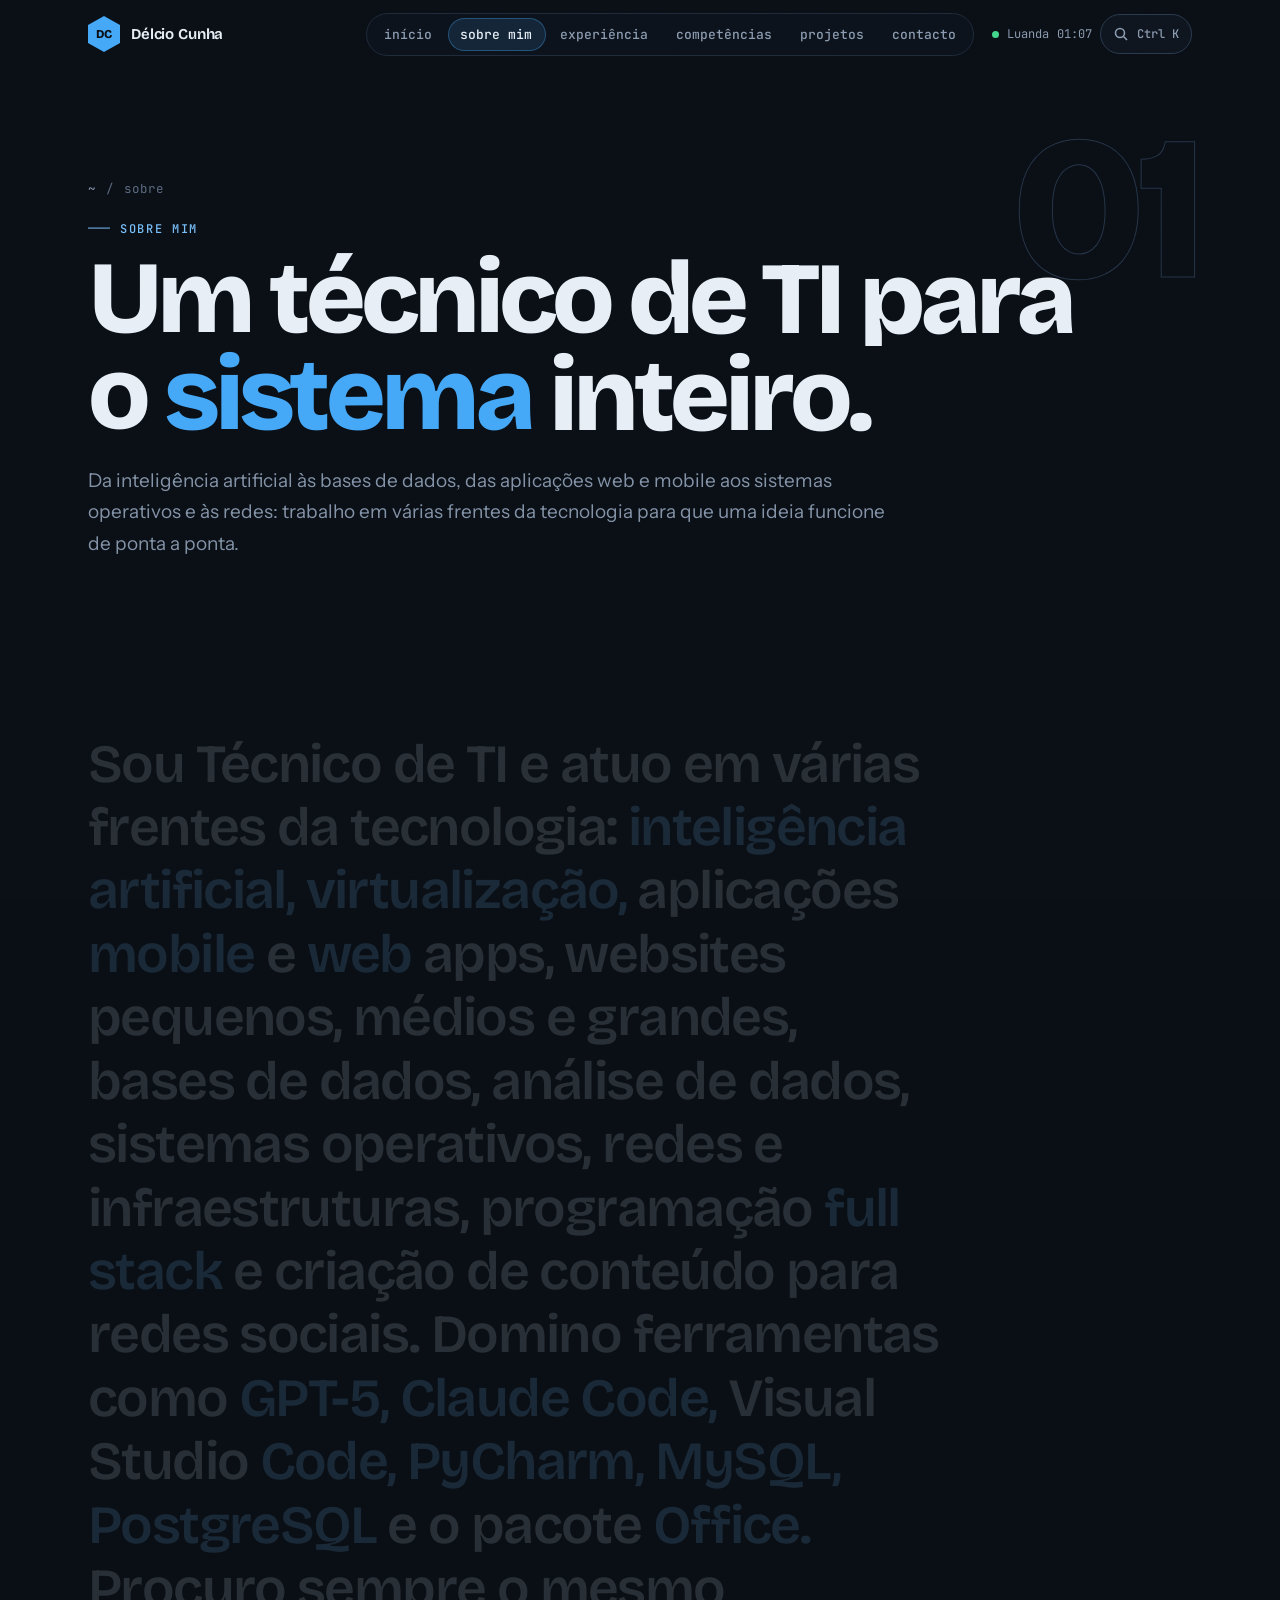
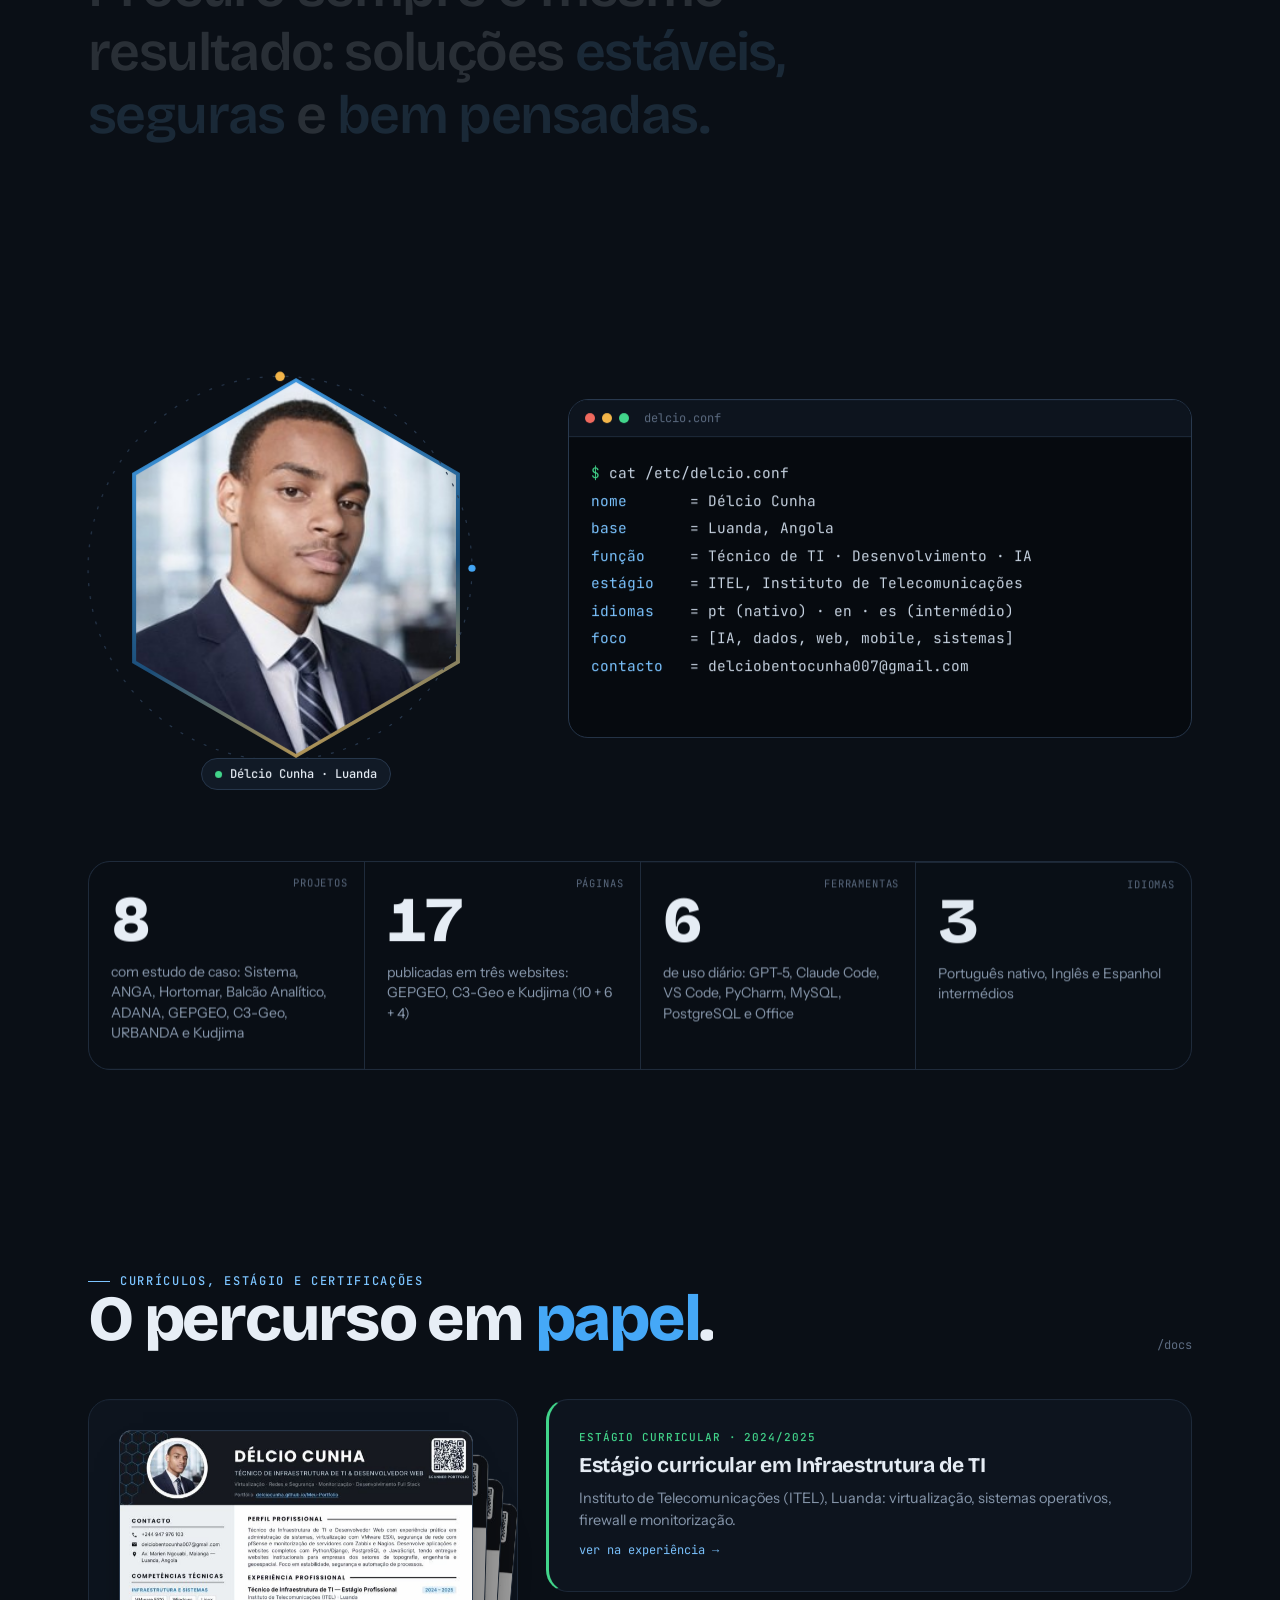
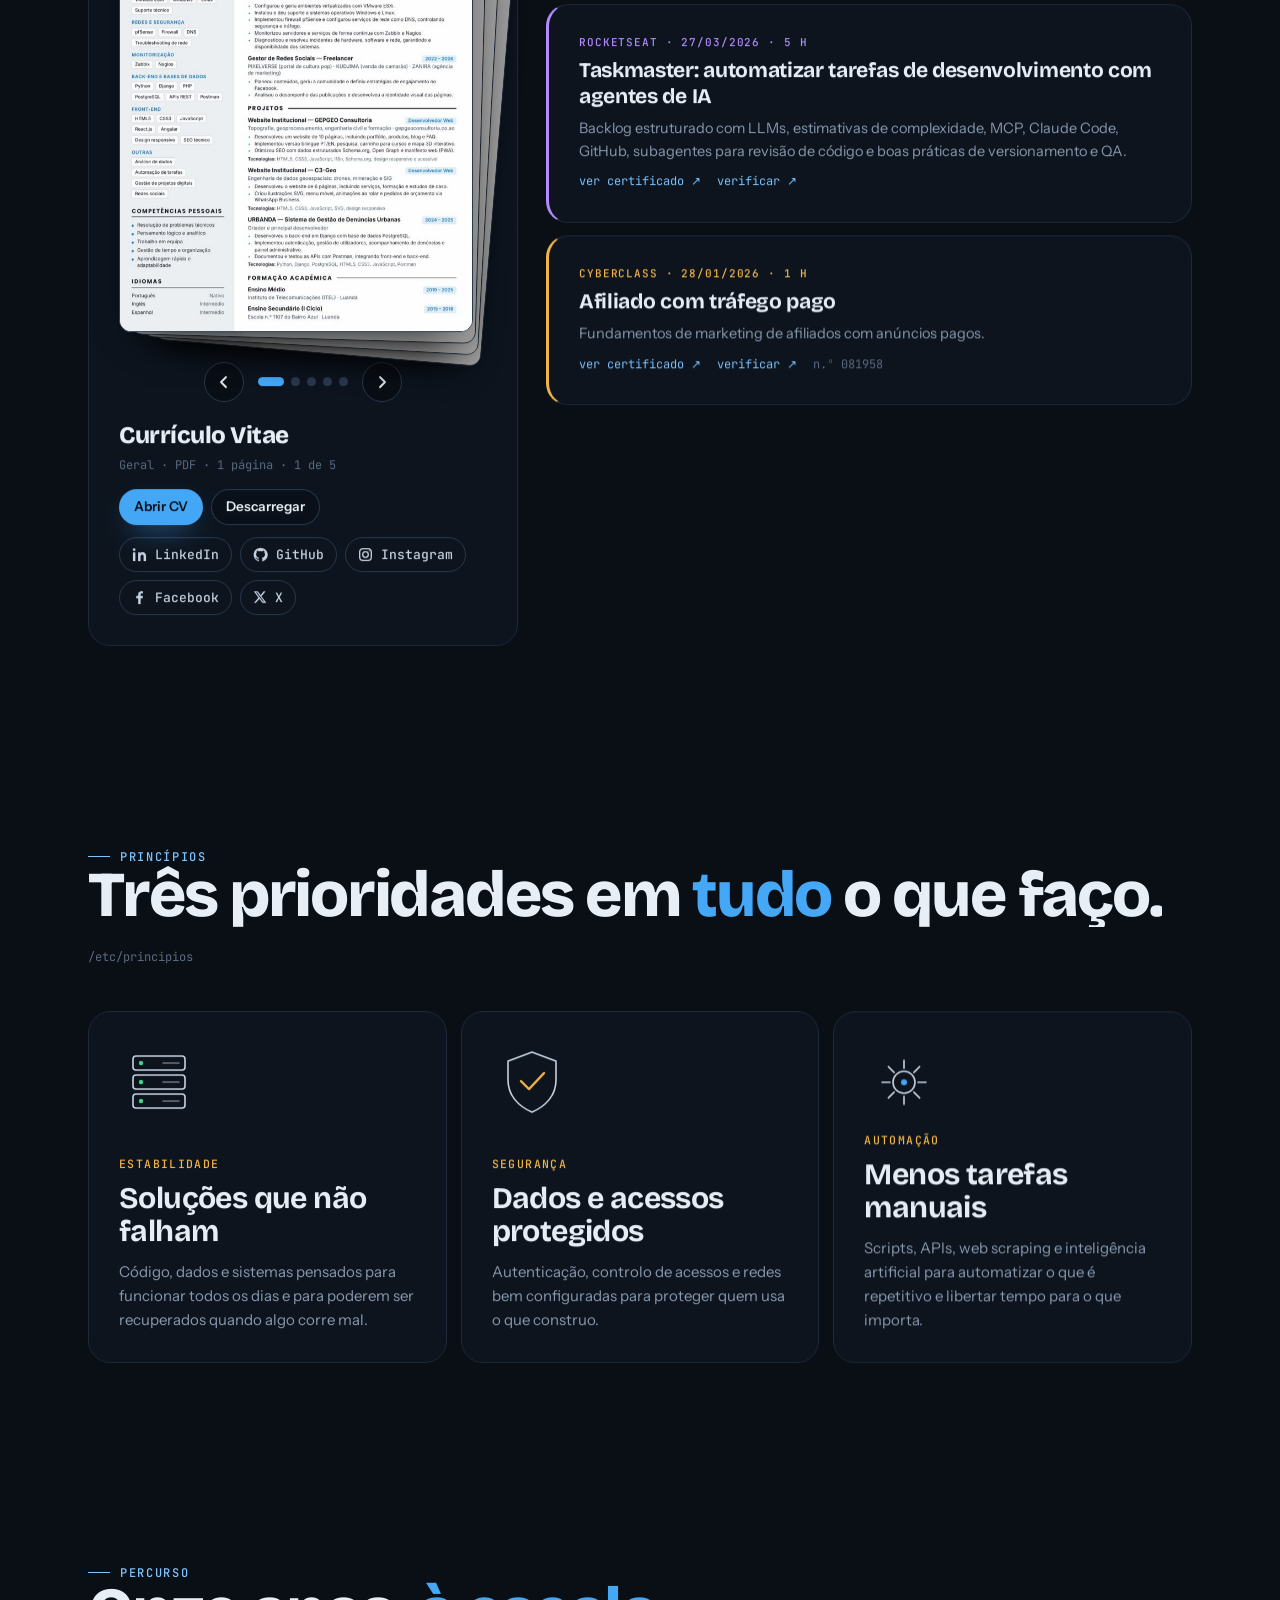
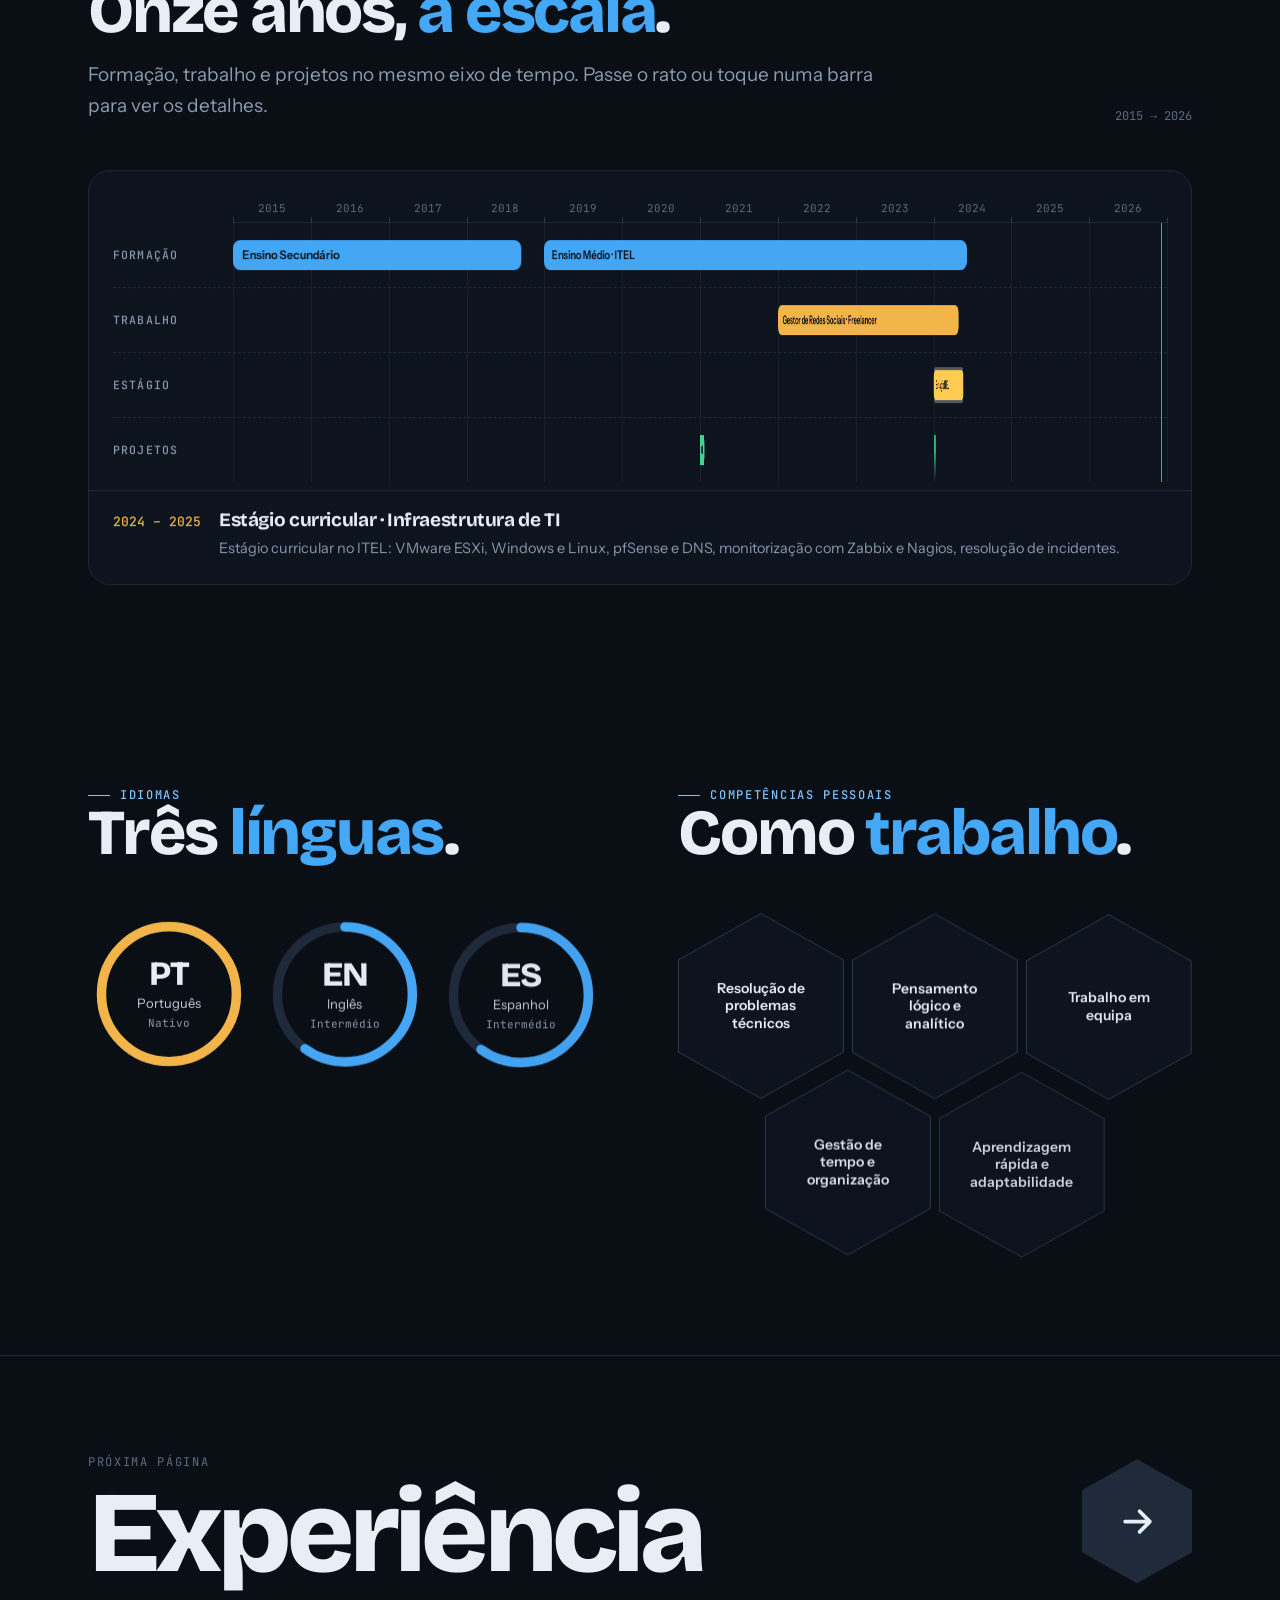
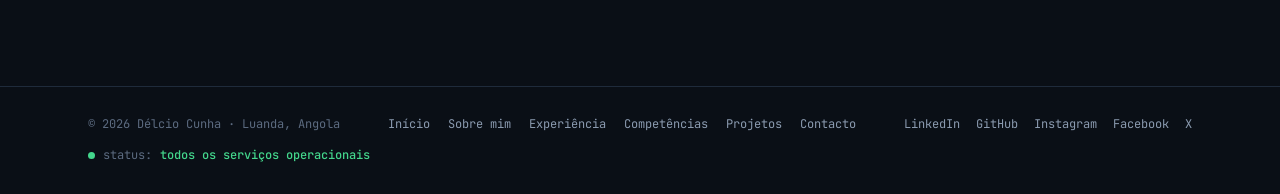
<file: sobre.html>
<!doctype html>
<html lang="pt">
<head>
<meta charset="utf-8">
<meta name="viewport" content="width=device-width, initial-scale=1, viewport-fit=cover">
<title>Sobre mim · Délcio Cunha</title>
<meta name="description" content="Perfil, percurso e idiomas de Délcio Cunha, Técnico de TI com atuação em inteligência artificial, desenvolvimento web e mobile, bases de dados, redes e conteúdo digital.">
<meta name="author" content="Délcio Cunha">
<meta name="theme-color" content="#0A0F16">
<meta name="color-scheme" content="dark">
<meta property="og:type" content="website">
<meta property="og:locale" content="pt_PT">
<meta property="og:site_name" content="Délcio Cunha · Portfólio">
<meta property="og:title" content="Sobre mim · Délcio Cunha">
<meta property="og:description" content="Perfil, percurso e idiomas de Délcio Cunha, Técnico de TI com atuação em inteligência artificial, desenvolvimento web e mobile, bases de dados, redes e conteúdo digital.">
<meta property="og:image" content="assets/img/og.jpg">
<meta name="twitter:card" content="summary_large_image">
<link rel="icon" href="assets/img/favicon.svg" type="image/svg+xml">
<link rel="apple-touch-icon" href="assets/img/icon-180.png">
<link rel="manifest" href="manifest.webmanifest">
<link rel="stylesheet" href="assets/css/fonts.css">
<link rel="stylesheet" href="assets/css/base.css">
<link rel="stylesheet" href="assets/css/sobre.css">
<script>(function(h){h.classList.add('js');try{var s=sessionStorage;if(!s.getItem('dc-booted')&&matchMedia('(prefers-reduced-motion: no-preference)').matches)h.classList.add('is-booting');else if(s.getItem('dc-transit'))h.classList.add('is-entering');}catch(e){}setTimeout(function(){h.classList.remove('is-booting','is-entering')},6000);})(document.documentElement);</script>
<script type="speculationrules">{"prefetch":[{"where":{"href_matches":"*.html"},"eagerness":"moderate"}]}</script>
</head>
<body data-page="sobre">
<a class="skip" href="#main">Saltar para o conteúdo</a>
<div class="progress" aria-hidden="true"></div>
<div class="cursor" aria-hidden="true"></div>
<div class="cursor-ring" aria-hidden="true"><span></span></div>
<div class="curtain" aria-hidden="true"><div class="panel p2"></div><div class="panel p1"></div><p class="lbl"><span>a abrir</span><b></b></p></div>
<div class="boot" aria-hidden="true"><div class="bar"></div><button class="skip-boot" type="button" tabindex="-1">saltar ⏎</button><pre></pre></div>
<div class="cmdk" data-lenis-prevent role="dialog" aria-modal="true" aria-label="Paleta de comandos">
  <div class="cmdk-box">
    <div class="cmdk-in"><svg viewBox="0 0 16 16" fill="none" stroke="currentColor" stroke-width="1.6"><circle cx="7" cy="7" r="4.5"/><path d="M10.5 10.5 14 14"/></svg><input type="text" role="combobox" aria-expanded="true" aria-controls="cmdkList" placeholder="Para onde quer ir? Escreva uma página ou ação…" aria-label="Pesquisar páginas e ações" id="cmdkInput"></div>
    <ul class="cmdk-list" id="cmdkList" role="listbox"></ul>
    <div class="cmdk-foot"><span><span class="kbd">↑</span><span class="kbd">↓</span> navegar</span><span><span class="kbd">⏎</span> abrir</span><span><span class="kbd">Esc</span> fechar</span></div>
  </div>
</div>
<header class="nav">
  <div class="nav-in">
    <a href="index.html" class="logo" aria-label="Délcio Cunha, início"><span class="hex"><span>DC</span></span><span>Délcio Cunha</span></a>
    <ul class="nav-links"><li class="nav-pill" aria-hidden="true"></li><li><a href="index.html">início</a></li><li><a href="sobre.html" aria-current="page">sobre mim</a></li><li><a href="experiencia.html">experiência</a></li><li><a href="competencias.html">competências</a></li><li><a href="projetos.html">projetos</a></li><li><a href="contacto.html">contacto</a></li></ul>
    <div class="nav-tools">
      <span class="clock" title="Hora local em Luanda"><span class="led"></span>Luanda <span data-clock></span></span>
      <button class="icon-btn cmdk-btn" type="button" data-cmdk aria-label="Abrir a paleta de comandos"><svg viewBox="0 0 16 16" fill="none" stroke="currentColor" stroke-width="1.6"><circle cx="7" cy="7" r="4.5"/><path d="M10.5 10.5 14 14"/></svg><span class="lbl">Ctrl K</span></button>
      <button class="icon-btn menu-btn" type="button" aria-expanded="false" aria-controls="mobileMenu"><span class="lbl">menu</span></button>
    </div>
  </div>
</header>
<nav class="mobile-menu" id="mobileMenu" aria-label="Menu"><a href="index.html"><small>01</small>Início</a><a href="sobre.html" aria-current="page"><small>02</small>Sobre mim</a><a href="experiencia.html"><small>03</small>Experiência</a><a href="competencias.html"><small>04</small>Competências</a><a href="projetos.html"><small>05</small>Projetos</a><a href="contacto.html"><small>06</small>Contacto</a><p class="mm-foot">Luanda · <span data-clock></span><br>delciobentocunha007@gmail.com</p></nav>
<main id="main">
<header class="page-hero wrap">
  <nav class="crumbs" aria-label="Localização"><a href="index.html">~</a><span>/</span><span>sobre</span></nav>
  <p class="eyebrow" data-intro>Sobre mim</p>
  <h1 class="display">Um técnico de TI para o <em>sistema</em> inteiro.</h1>
  <p class="lead" data-intro>Da inteligência artificial às bases de dados, das aplicações web e mobile aos sistemas operativos e às redes: trabalho em várias frentes da tecnologia para que uma ideia funcione de ponta a ponta.</p>
  <span class="page-index" aria-hidden="true">01</span>
</header>

<section class="manifesto" aria-label="Perfil">
  <div class="wrap">
    <p class="manifesto-text" id="manifesto">Sou Técnico de TI e atuo em várias frentes da tecnologia: inteligência artificial, virtualização, aplicações mobile e web apps, websites pequenos, médios e grandes, bases de dados, análise de dados, sistemas operativos, redes e infraestruturas, programação full stack e criação de conteúdo para redes sociais. Domino ferramentas como GPT-5, Claude Code, Visual Studio Code, PyCharm, MySQL, PostgreSQL e o pacote Office. Procuro sempre o mesmo resultado: soluções estáveis, seguras e bem pensadas.</p>
  </div>
</section>

<section class="block">
  <div class="wrap id-grid">
    <figure class="portrait" data-tilt="8" data-reveal="scale">
      <div class="portrait-frame hexclip"><img src="assets/img/delcio.jpg" alt="Retrato de Délcio Cunha" loading="lazy"></div>
      <svg class="portrait-ring" viewBox="0 0 200 200" aria-hidden="true"><circle cx="100" cy="100" r="96" fill="none" stroke="currentColor" stroke-width=".6" stroke-dasharray="1.5 5"/><circle cx="100" cy="4" r="2.4" fill="#F4B64A"/><circle cx="196" cy="100" r="1.8" fill="#45A8F7"/></svg>
      <figcaption><span class="led"></span>Délcio Cunha · Luanda</figcaption>
    </figure>
    <div class="spec" data-reveal>
      <div class="spec-bar"><i></i><i></i><i></i><span>delcio.conf</span></div>
      <pre class="spec-body" id="spec"><span class="c">$</span> cat /etc/delcio.conf
<span class="k">nome</span>       = Délcio Cunha
<span class="k">base</span>       = Luanda, Angola
<span class="k">função</span>     = Técnico de TI · Desenvolvimento · IA
<span class="k">estágio</span>    = ITEL, Instituto de Telecomunicações
<span class="k">idiomas</span>    = pt (nativo) · en · es (intermédio)
<span class="k">foco</span>       = [IA, dados, web, mobile, sistemas]
<span class="k">contacto</span>   = delciobentocunha007@gmail.com
<span class="k">linkedin</span>   = <a href="https://www.linkedin.com/in/delcio-cunha-b9760a3ba" target="_blank" rel="noopener">in/delcio-cunha</a>
<span class="k">github</span>     = <a href="https://github.com/DelcioCunha" target="_blank" rel="noopener">github.com/DelcioCunha</a>
<span class="c">$</span> <span class="cur"></span></pre>
    </div>
  </div>
  <div class="wrap">
    <ul class="stats" data-reveal="stagger">
      <li><span class="unit">projetos</span><b data-count="9">9</b><p>com estudo de caso: Sistema, ANGA, Hortomar, Balcão Analítico, ADANA, GEPGEO, C3-Geo, URBANDA e Kudjima</p></li>
      <li><span class="unit">páginas</span><b data-count="20">20</b><p>publicadas em três websites: GEPGEO, C3-Geo e Kudjima (10 + 6 + 4)</p></li>
      <li><span class="unit">ferramentas</span><b data-count="7">7</b><p>de uso diário: GPT-5, Claude Code, VS Code, PyCharm, MySQL, PostgreSQL e Office</p></li>
      <li><span class="unit">idiomas</span><b data-count="3">3</b><p>Português nativo, Inglês e Espanhol intermédios</p></li>
    </ul>
  </div>
</section>

<section class="block cv-sec" id="cv" aria-labelledby="cvTitle">
  <div class="wrap">
    <div class="block-head">
      <div><p class="eyebrow">Currículos, estágio e certificações</p><h2 class="h2" id="cvTitle" data-split>O percurso em <em>papel</em>.</h2></div>
      <span class="path">/docs</span>
    </div>
    <div class="cv-grid">
      <div class="cv-card card glow" data-reveal>
        <div class="cv-deck" id="cvDeck" data-slides='[{&quot;k&quot;: &quot;geral&quot;, &quot;t&quot;: &quot;Currículo Vitae&quot;, &quot;s&quot;: &quot;Geral&quot;, &quot;pdf&quot;: &quot;assets/docs/CV-Delcio-Cunha.pdf&quot;, &quot;fn&quot;: &quot;CV-Delcio-Cunha.pdf&quot;, &quot;c&quot;: &quot;#45A8F7&quot;}, {&quot;k&quot;: &quot;fullstack&quot;, &quot;t&quot;: &quot;Desenvolvedor Full Stack&quot;, &quot;s&quot;: &quot;Full Stack&quot;, &quot;pdf&quot;: &quot;assets/docs/curriculos/CV-Delcio-Cunha-Full-Stack.pdf&quot;, &quot;fn&quot;: &quot;CV-Delcio-Cunha-Full-Stack.pdf&quot;, &quot;c&quot;: &quot;#7CC4FF&quot;}, {&quot;k&quot;: &quot;ia&quot;, &quot;t&quot;: &quot;Desenvolvedor de IA e Automação&quot;, &quot;s&quot;: &quot;IA e Automação&quot;, &quot;pdf&quot;: &quot;assets/docs/curriculos/CV-Delcio-Cunha-IA-e-Automacao.pdf&quot;, &quot;fn&quot;: &quot;CV-Delcio-Cunha-IA-e-Automacao.pdf&quot;, &quot;c&quot;: &quot;#B48CFF&quot;}, {&quot;k&quot;: &quot;dados&quot;, &quot;t&quot;: &quot;Analista de Dados&quot;, &quot;s&quot;: &quot;Dados&quot;, &quot;pdf&quot;: &quot;assets/docs/curriculos/CV-Delcio-Cunha-Analista-de-Dados.pdf&quot;, &quot;fn&quot;: &quot;CV-Delcio-Cunha-Analista-de-Dados.pdf&quot;, &quot;c&quot;: &quot;#43D68C&quot;}, {&quot;k&quot;: &quot;infra&quot;, &quot;t&quot;: &quot;Técnico de Infraestrutura e Suporte&quot;, &quot;s&quot;: &quot;Infraestrutura&quot;, &quot;pdf&quot;: &quot;assets/docs/curriculos/CV-Delcio-Cunha-Infraestrutura.pdf&quot;, &quot;fn&quot;: &quot;CV-Delcio-Cunha-Infraestrutura.pdf&quot;, &quot;c&quot;: &quot;#F4B64A&quot;}]'>
          <a class="cv-sheet" data-i="0" href="assets/docs/CV-Delcio-Cunha.pdf" target="_blank" rel="noopener" tabindex="0"><img src="assets/img/cv-preview.jpg" alt="Currículo de Délcio Cunha · Currículo Vitae" width="640" height="906" loading="eager"></a>
          <a class="cv-sheet" data-i="1" href="assets/docs/curriculos/CV-Delcio-Cunha-Full-Stack.pdf" target="_blank" rel="noopener" tabindex="-1" aria-hidden="true"><img src="assets/img/cv/cv-fullstack.jpg" alt="Currículo de Délcio Cunha · Desenvolvedor Full Stack" width="640" height="906" loading="lazy"></a>
          <a class="cv-sheet" data-i="2" href="assets/docs/curriculos/CV-Delcio-Cunha-IA-e-Automacao.pdf" target="_blank" rel="noopener" tabindex="-1" aria-hidden="true"><img src="assets/img/cv/cv-ia.jpg" alt="Currículo de Délcio Cunha · Desenvolvedor de IA e Automação" width="640" height="906" loading="lazy"></a>
          <a class="cv-sheet" data-i="3" href="assets/docs/curriculos/CV-Delcio-Cunha-Analista-de-Dados.pdf" target="_blank" rel="noopener" tabindex="-1" aria-hidden="true"><img src="assets/img/cv/cv-dados.jpg" alt="Currículo de Délcio Cunha · Analista de Dados" width="640" height="906" loading="lazy"></a>
          <a class="cv-sheet" data-i="4" href="assets/docs/curriculos/CV-Delcio-Cunha-Infraestrutura.pdf" target="_blank" rel="noopener" tabindex="-1" aria-hidden="true"><img src="assets/img/cv/cv-infra.jpg" alt="Currículo de Délcio Cunha · Técnico de Infraestrutura e Suporte" width="640" height="906" loading="lazy"></a>
        </div>
        <div class="cv-nav" role="group" aria-label="Escolher currículo">
          <button type="button" class="cv-arrow" id="cvPrev" aria-label="Currículo anterior"><svg viewBox="0 0 16 16" fill="none" stroke="currentColor" stroke-width="1.8" stroke-linecap="round" stroke-linejoin="round"><path d="M10 3 5 8l5 5"/></svg></button>
          <div class="cv-dots"><button type="button" class="cv-dot on" data-i="0" aria-label="Currículo Vitae" style="--c:#45A8F7"></button><button type="button" class="cv-dot" data-i="1" aria-label="Desenvolvedor Full Stack" style="--c:#7CC4FF"></button><button type="button" class="cv-dot" data-i="2" aria-label="Desenvolvedor de IA e Automação" style="--c:#B48CFF"></button><button type="button" class="cv-dot" data-i="3" aria-label="Analista de Dados" style="--c:#43D68C"></button><button type="button" class="cv-dot" data-i="4" aria-label="Técnico de Infraestrutura e Suporte" style="--c:#F4B64A"></button></div>
          <button type="button" class="cv-arrow" id="cvNext" aria-label="Próximo currículo"><svg viewBox="0 0 16 16" fill="none" stroke="currentColor" stroke-width="1.8" stroke-linecap="round" stroke-linejoin="round"><path d="M6 3l5 5-5 5"/></svg></button>
        </div>
        <div class="cv-info">
          <b id="cvName">Currículo Vitae</b>
          <span class="mono" id="cvMeta">Geral · PDF · 1 página · 2026</span>
          <div class="cv-actions">
            <a class="btn btn-primary btn-sm" id="cvOpen" href="assets/docs/CV-Delcio-Cunha.pdf" target="_blank" rel="noopener">Abrir CV</a>
            <a class="btn btn-ghost btn-sm" id="cvDown" href="assets/docs/CV-Delcio-Cunha.pdf" download="CV-Delcio-Cunha.pdf">Descarregar</a>
          </div>
          <div class="cv-social">
            <a href="https://www.linkedin.com/in/delcio-cunha-b9760a3ba" target="_blank" rel="noopener"><svg viewBox="0 0 16 16" width="15" height="15" fill="currentColor" aria-hidden="true"><path d="M3.6 5.6H1V15h2.6V5.6ZM2.3 1.2a1.5 1.5 0 1 0 0 3 1.5 1.5 0 0 0 0-3ZM15 9.7c0-2.5-1.3-4.3-3.6-4.3-1.2 0-2 .6-2.4 1.3V5.6H6.5V15h2.6v-4.7c0-1.2.3-2.4 1.8-2.4s1.5 1.4 1.5 2.5V15H15V9.7Z"/></svg>LinkedIn</a>
            <a href="https://github.com/DelcioCunha" target="_blank" rel="noopener"><svg viewBox="0 0 16 16" width="15" height="15" fill="currentColor" aria-hidden="true"><path d="M8 .7a7.4 7.4 0 0 0-2.3 14.4c.4.1.5-.2.5-.4v-1.3c-2 .4-2.5-.9-2.5-.9-.3-.9-.8-1.1-.8-1.1-.7-.5 0-.5 0-.5.7.1 1.1.8 1.1.8.7 1.1 1.8.8 2.2.6 0-.5.3-.8.5-1-1.6-.2-3.4-.8-3.4-3.6 0-.8.3-1.5.8-2-.1-.2-.3-1 .1-2 0 0 .6-.2 2 .8a7 7 0 0 1 3.7 0c1.4-1 2-.8 2-.8.4 1 .2 1.8.1 2 .5.5.8 1.2.8 2 0 2.8-1.7 3.4-3.4 3.6.3.2.5.7.5 1.4v2.1c0 .2.1.5.5.4A7.4 7.4 0 0 0 8 .7Z"/></svg>GitHub</a>
            <a href="https://www.instagram.com/delcio_369/" target="_blank" rel="noopener" aria-label="Instagram"><svg viewBox="0 0 16 16" width="15" height="15" fill="none" stroke="currentColor" stroke-width="1.4" aria-hidden="true"><rect x="1.8" y="1.8" width="12.4" height="12.4" rx="3.6"/><circle cx="8" cy="8" r="3"/><circle cx="11.9" cy="4.1" r=".6" fill="currentColor" stroke="none"/></svg><span>Instagram</span></a>
            <a href="https://www.facebook.com/delcio.cunha.2025/" target="_blank" rel="noopener" aria-label="Facebook"><svg viewBox="0 0 16 16" width="15" height="15" fill="currentColor" aria-hidden="true"><path d="M9.2 15V8.7h2.1l.3-2.5H9.2V4.7c0-.7.2-1.2 1.2-1.2h1.3V1.3a17 17 0 0 0-1.9-.1C7.9 1.2 6.6 2.3 6.6 4.4v1.8H4.5v2.5h2.1V15h2.6Z"/></svg><span>Facebook</span></a>
            <a href="https://x.com/DelcioCunha369" target="_blank" rel="noopener" aria-label="X (Twitter)"><svg viewBox="0 0 16 16" width="14" height="14" fill="currentColor" aria-hidden="true"><path d="M12.2 1.5h2.2L9.6 7l5.7 7.5h-4.5L7.3 9.9l-4 4.6H1.1l5.2-5.9L.9 1.5h4.6l3.2 4.2 3.5-4.2Zm-.8 11.7h1.2L4.7 2.7H3.4l8 10.5Z"/></svg><span>X</span></a>
          </div>
        </div>
      </div>
      <div class="cv-side" id="cvSide" aria-live="polite">
        <div class="role-panel is-on" data-i="0">
      <ol class="certs" data-reveal="stagger">
        <li class="cert card glow" style="--c:#43D68C">
          <span class="cert-k">Estágio curricular · 2024/2025</span>
          <b>Estágio curricular em Infraestrutura de TI</b>
          <p>Instituto de Telecomunicações (ITEL), Luanda: virtualização, sistemas operativos, firewall e monitorização.</p>
          <div class="cert-meta mono"><a href="experiencia.html">ver na experiência →</a></div>
        </li>
        <li class="cert card glow" style="--c:#B48CFF">
          <span class="cert-k">Rocketseat · 27/03/2026 · 5 h</span>
          <b>Taskmaster: automatizar tarefas de desenvolvimento com agentes de IA</b>
          <p>Backlog estruturado com LLMs, estimativas de complexidade, MCP, Claude Code, GitHub, subagentes para revisão de código e boas práticas de versionamento e QA.</p>
          <div class="cert-meta mono"><a href="assets/docs/certificados/rocketseat-taskmaster-agentes-ia.pdf" target="_blank" rel="noopener">ver certificado ↗</a><a href="https://app.rocketseat.com.br/certificates/e29abd73-7224-4dde-82e0-b1e41fb5f26d" target="_blank" rel="noopener">verificar ↗</a></div>
        </li>
        <li class="cert card glow" style="--c:#F4B64A">
          <span class="cert-k">CyberClass · 28/01/2026 · 1 h</span>
          <b>Afiliado com tráfego pago</b>
          <p>Fundamentos de marketing de afiliados com anúncios pagos.</p>
          <div class="cert-meta mono"><a href="assets/docs/certificados/cyberclass-afiliado-trafego-pago.pdf" target="_blank" rel="noopener">ver certificado ↗</a><a href="https://www.cyberclass.com.br/certificados" target="_blank" rel="noopener">verificar ↗</a><span>n.º 081958</span></div>
        </li>
      </ol>
        </div>
        <div class="role-panel" data-i="1" style="--c:#7CC4FF" hidden>
          <p class="cert-k">Currículo · Full Stack</p>
          <h3 class="rp-title">Desenvolvedor Full Stack</h3>
          <p class="rp-intro">Construo produtos de ponta a ponta: da base de dados e do servidor à interface que as pessoas usam. Já pus em produção uma app Android com servidor e painel próprios, um sistema web em Django e PostgreSQL, e websites para empresas e para a comunidade que fundei. Gosto de entregar trabalho completo, testado e publicado de forma automática.</p>
          <p class="rp-sub mono">Projetos que este currículo destaca</p>
          <ul class="rp-list">
            <li><a class="rp-item card glow" href="projetos.html#sistema"><b>Sistema</b><p>App Android, servidor em Cloudflare Workers com D1, painel de administração e site oficial.</p><span class="mono">JavaScript · Capacitor · Cloudflare Workers</span><em class="mono">ver estudo de caso →</em></a></li>
            <li><a class="rp-item card glow" href="projetos.html#urbanda"><b>URBANDA</b><p>Sistema de denúncias urbanas com autenticação, níveis de acesso, mapa e relatórios.</p><span class="mono">Django · PostgreSQL · Leaflet</span><em class="mono">ver estudo de caso →</em></a></li>
            <li><a class="rp-item card glow" href="projetos.html#anga"><b>ANGA</b><p>13 páginas em React para a comunidade de Free Fire que fundei, com conteúdo em JSON validado.</p><span class="mono">React · Vite · GitHub Actions</span><em class="mono">ver estudo de caso →</em></a></li>
            <li><a class="rp-item card glow" href="projetos.html#gepgeo"><b>GEPGEO</b><p>Website bilingue de 10 páginas com carrinho de cursos, mapa interativo e PWA.</p><span class="mono">HTML5 · CSS3 · JavaScript</span><em class="mono">ver estudo de caso →</em></a></li>
            <li><a class="rp-item card glow" href="projetos.html#kudjima"><b>Kudjima</b><p>Loja online com 18 produtos, calibres e encomendas pelo WhatsApp.</p><span class="mono">HTML5 · CSS3 · JavaScript</span><em class="mono">ver estudo de caso →</em></a></li>
          </ul>
        </div>
        <div class="role-panel" data-i="2" style="--c:#B48CFF" hidden>
          <p class="cert-k">Currículo · IA e Automação</p>
          <h3 class="rp-title">Desenvolvedor de IA e Automação</h3>
          <p class="rp-intro">Uso a inteligência artificial como ferramenta de trabalho e como produto. Crio equipas de agentes que analisam dados e propõem ações, automatizo tarefas com Python e desenvolvo todos os dias com GPT-5 e Claude Code. O meu objetivo é transformar modelos de linguagem em soluções úteis e seguras para negócios reais.</p>
          <p class="rp-sub mono">Projetos que este currículo destaca</p>
          <ul class="rp-list">
            <li><a class="rp-item card glow" href="projetos.html#balcao"><b>Balcão Analítico</b><p>Três agentes de IA analisam uma loja em paralelo e um estratega entrega uma SWOT e um plano de ação.</p><span class="mono">LLMs · API da Anthropic · Cloudflare Workers</span><em class="mono">ver estudo de caso →</em></a></li>
            <li><a class="rp-item card glow" href="projetos.html#adana"><b>ADANA</b><p>Assistente virtual controlada por voz que automatiza tarefas no computador e consulta APIs.</p><span class="mono">Python · Reconhecimento de voz · APIs</span><em class="mono">ver estudo de caso →</em></a></li>
            <li><a class="rp-item card glow" href="projetos.html#sistema"><b>Sistema</b><p>App completa desenvolvida com apoio de Claude Code, com testes automáticos e publicação contínua.</p><span class="mono">Claude Code · GitHub Actions</span><em class="mono">ver estudo de caso →</em></a></li>
            <li><a class="rp-item card glow" href="projetos.html#hortomar"><b>Hortomar</b><p>Recolha automática de dados do mar de Angola com web scraping em Python.</p><span class="mono">Python · BeautifulSoup</span><em class="mono">ver estudo de caso →</em></a></li>
          </ul>
        </div>
        <div class="role-panel" data-i="3" style="--c:#43D68C" hidden>
          <p class="cert-k">Currículo · Dados</p>
          <h3 class="rp-title">Analista de Dados</h3>
          <p class="rp-intro">Gosto de transformar dados soltos em decisões. Vou buscar a informação onde ela está, seja numa página web, numa API ou numa base de dados, limpo-a, estruturo-a e apresento-a em métricas e painéis claros: do estado do mar de Angola às contas de uma pequena loja.</p>
          <p class="rp-sub mono">Projetos que este currículo destaca</p>
          <ul class="rp-list">
            <li><a class="rp-item card glow" href="projetos.html#hortomar"><b>Hortomar</b><p>Pipeline de web scraping e APIs que normaliza marés, alturas e coeficiente num CSV validado no Power BI.</p><span class="mono">Python · BeautifulSoup · Power BI</span><em class="mono">ver estudo de caso →</em></a></li>
            <li><a class="rp-item card glow" href="projetos.html#balcao"><b>Balcão Analítico</b><p>Receita, lucro, margem, ponto de equilíbrio e classificação ABC dos produtos, com alertas de stock.</p><span class="mono">JavaScript · JSON · Agentes de IA</span><em class="mono">ver estudo de caso →</em></a></li>
            <li><a class="rp-item card glow" href="projetos.html#urbanda"><b>URBANDA</b><p>Base de dados PostgreSQL, gráficos e relatórios exportáveis em PDF, Excel e CSV.</p><span class="mono">Django · PostgreSQL</span><em class="mono">ver estudo de caso →</em></a></li>
          </ul>
        </div>
        <div class="role-panel" data-i="4" style="--c:#F4B64A" hidden>
          <p class="cert-k">Currículo · Infraestrutura</p>
          <h3 class="rp-title">Técnico de Infraestrutura e Suporte</h3>
          <p class="rp-intro">A minha base é a infraestrutura. No estágio curricular no ITEL configurei servidores virtualizados, firewall, DNS e monitorização, e resolvi incidentes de hardware, software e rede no dia a dia. Hoje aplico a mesma disciplina aos servidores e às aplicações que mantenho em produção: estabilidade, segurança e automação em primeiro lugar.</p>
          <p class="rp-sub mono">Projetos que este currículo destaca</p>
          <ul class="rp-list">
            <li><a class="rp-item card glow" href="experiencia.html"><b>Estágio no ITEL</b><p>VMware ESXi, Windows e Linux, firewall pfSense, DNS e monitorização com Zabbix e Nagios.</p><span class="mono">ESXi · pfSense · Zabbix · Nagios</span><em class="mono">ver na experiência →</em></a></li>
            <li><a class="rp-item card glow" href="projetos.html#urbanda"><b>URBANDA</b><p>Autenticação e níveis de acesso (administrador, superusuário e moderador) com confirmação.</p><span class="mono">Django · PostgreSQL</span><em class="mono">ver estudo de caso →</em></a></li>
            <li><a class="rp-item card glow" href="projetos.html#sistema"><b>Sistema</b><p>Servidor em produção com base de dados D1, ativação por aparelho, cópias de segurança e restauro de contas.</p><span class="mono">Cloudflare Workers · D1</span><em class="mono">ver estudo de caso →</em></a></li>
          </ul>
        </div>
      </div>
    </div>
  </div>
</section>

<section class="block principles-sec">
  <div class="wrap">
    <div class="block-head">
      <div><p class="eyebrow">Princípios</p><h2 class="h2" data-split>Três prioridades em <em>tudo</em> o que faço.</h2></div>
      <span class="path">/etc/principios</span>
    </div>
    <div class="principles" data-reveal="stagger">
      <article class="pr card glow">
        <svg class="pr-ic" viewBox="0 0 80 80" fill="none" aria-hidden="true">
          <rect x="14" y="14" width="52" height="14" rx="3" stroke="currentColor" stroke-width="1.6"/><rect x="14" y="33" width="52" height="14" rx="3" stroke="currentColor" stroke-width="1.6"/><rect x="14" y="52" width="52" height="14" rx="3" stroke="currentColor" stroke-width="1.6"/>
          <circle class="blk b1" cx="22" cy="21" r="2.2" fill="#43D68C"/><circle class="blk b2" cx="22" cy="40" r="2.2" fill="#43D68C"/><circle class="blk b3" cx="22" cy="59" r="2.2" fill="#43D68C"/>
          <path d="M44 21h16M44 40h16M44 59h16" stroke="currentColor" stroke-width="1.6" stroke-linecap="round" opacity=".5"/>
        </svg>
        <span class="pr-n">estabilidade</span>
        <h3 class="h3">Soluções que não falham</h3>
        <p>Código, dados e sistemas pensados para funcionar todos os dias e para poderem ser recuperados quando algo corre mal.</p>
      </article>
      <article class="pr card glow">
        <svg class="pr-ic" viewBox="0 0 80 80" fill="none" aria-hidden="true">
          <path d="M40 10 64 19v19c0 15-10 26-24 32C26 64 16 53 16 38V19z" stroke="currentColor" stroke-width="1.6" stroke-linejoin="round"/>
          <path class="shield-check" d="M29 39l8 8 15-16" stroke="#F4B64A" stroke-width="2.4" stroke-linecap="round" stroke-linejoin="round"/>
        </svg>
        <span class="pr-n">segurança</span>
        <h3 class="h3">Dados e acessos protegidos</h3>
        <p>Autenticação, controlo de acessos e redes bem configuradas para proteger quem usa o que construo.</p>
      </article>
      <article class="pr card glow">
        <svg class="pr-ic" viewBox="0 0 80 80" fill="none" aria-hidden="true">
          <g class="gear"><circle cx="40" cy="40" r="11" stroke="currentColor" stroke-width="1.6"/><path d="M40 18v8M40 54v8M18 40h8M54 40h8M24.4 24.4l5.7 5.7M49.9 49.9l5.7 5.7M24.4 55.6l5.7-5.7M49.9 30.1l5.7-5.7" stroke="currentColor" stroke-width="1.6" stroke-linecap="round"/></g>
          <circle cx="40" cy="40" r="3" fill="#45A8F7"/>
        </svg>
        <span class="pr-n">automação</span>
        <h3 class="h3">Menos tarefas manuais</h3>
        <p>Scripts, APIs, web scraping e inteligência artificial para automatizar o que é repetitivo e libertar tempo para o que importa.</p>
      </article>
    </div>
  </div>
</section>

<section class="block">
  <div class="wrap">
    <div class="block-head">
      <div><p class="eyebrow">Percurso</p><h2 class="h2" data-split>Onze anos, <em>à escala</em>.</h2><p class="lead" style="margin-top:16px">Formação, trabalho e projetos no mesmo eixo de tempo. Passe o rato ou toque numa barra para ver os detalhes.</p></div>
      <span class="path">2015 → 2026</span>
    </div>
    <div class="gantt card" id="gantt" data-reveal>
      <div class="g-scroll">
        <div class="g-inner">
          <div class="g-axis" id="gAxis" aria-hidden="true"></div>
          <div class="g-lanes" id="gLanes"></div>
        </div>
      </div>
      <div class="g-detail" id="gDetail" aria-live="polite"><span class="g-yrs">—</span><b>Escolha uma barra</b><p>Cada barra corresponde a um período real do currículo.</p></div>
    </div>
  </div>
</section>

<section class="block">
  <div class="wrap two">
    <div>
      <div class="block-head"><div><p class="eyebrow">Idiomas</p><h2 class="h2">Três <em>línguas</em>.</h2></div></div>
      <div class="gauges" data-reveal="stagger">
        <figure class="gauge" data-level="100"><svg viewBox="0 0 120 120"><circle cx="60" cy="60" r="50" class="g-track"/><circle cx="60" cy="60" r="50" class="g-val"/></svg><figcaption><b>PT</b><span>Português</span><small>Nativo</small></figcaption></figure>
        <figure class="gauge" data-level="60"><svg viewBox="0 0 120 120"><circle cx="60" cy="60" r="50" class="g-track"/><circle cx="60" cy="60" r="50" class="g-val"/></svg><figcaption><b>EN</b><span>Inglês</span><small>Intermédio</small></figcaption></figure>
        <figure class="gauge" data-level="60"><svg viewBox="0 0 120 120"><circle cx="60" cy="60" r="50" class="g-track"/><circle cx="60" cy="60" r="50" class="g-val"/></svg><figcaption><b>ES</b><span>Espanhol</span><small>Intermédio</small></figcaption></figure>
      </div>
    </div>
    <div>
      <div class="block-head"><div><p class="eyebrow">Competências pessoais</p><h2 class="h2">Como <em>trabalho</em>.</h2></div></div>
      <ul class="honey" id="honey" data-reveal="stagger">
        <li><span>Resolução de problemas técnicos</span></li>
        <li><span>Pensamento lógico e analítico</span></li>
        <li><span>Trabalho em equipa</span></li>
        <li><span>Gestão de tempo e organização</span></li>
        <li><span>Aprendizagem rápida e adaptabilidade</span></li>
      </ul>
    </div>
  </div>
</section>

</main>
<a class="next-page" href="experiencia.html"><div class="wrap"><div><small>Próxima página</small><b>Experiência</b></div><span class="arrowbox"><svg viewBox="0 0 16 16" fill="none" stroke="currentColor" stroke-width="1.8" stroke-linecap="round" stroke-linejoin="round"><path d="M2 8h12M9 3l5 5-5 5"/></svg></span></div></a>
<footer class="site-foot">
  <div class="wrap">
    <span>© 2026 Délcio Cunha · Luanda, Angola</span>
    <nav aria-label="Rodapé"><a href="index.html">Início</a><a href="sobre.html">Sobre mim</a><a href="experiencia.html">Experiência</a><a href="competencias.html">Competências</a><a href="projetos.html">Projetos</a><a href="contacto.html">Contacto</a></nav>
    <span class="foot-social"><a href="https://www.linkedin.com/in/delcio-cunha-b9760a3ba" target="_blank" rel="noopener">LinkedIn</a><a href="https://github.com/DelcioCunha" target="_blank" rel="noopener">GitHub</a><a href="https://www.instagram.com/delcio_369/" target="_blank" rel="noopener">Instagram</a><a href="https://www.facebook.com/delcio.cunha.2025/" target="_blank" rel="noopener">Facebook</a><a href="https://x.com/DelcioCunha369" target="_blank" rel="noopener">X</a></span>
    <span class="status"><span class="led"></span>status: <b>todos os serviços operacionais</b></span>
  </div>
</footer>
<script defer src="assets/vendor/gsap.min.js"></script>
<script defer src="assets/vendor/ScrollTrigger.min.js"></script>
<script defer src="assets/vendor/SplitText.min.js"></script>
<script defer src="assets/vendor/lenis.min.js"></script>
<script defer src="assets/js/core.js"></script>
<script defer src="assets/js/pages/sobre.js"></script>
</body>
</html>
</file>
<file: assets/css/fonts.css>
/* Tipos de letra embutidos: funcionam também ao abrir os ficheiros diretamente (file://) */
@font-face{font-family:"Bricolage Grotesque";src:url([data-uri]) format("woff2");font-weight:200 800;font-style:normal;font-display:swap}
@font-face{font-family:"Instrument Sans";src:url([data-uri]) format("woff2");font-weight:400 700;font-style:normal;font-display:swap}
@font-face{font-family:"JetBrains Mono";src:url([data-uri]) format("woff2");font-weight:100 800;font-style:normal;font-display:swap}
</file>
<file: assets/css/base.css>
/* =========================================================================
   Délcio Cunha · Portfólio — base partilhada
   Conceito: consola de infraestrutura. Tinta azul-noite, sinal azul, LED âmbar.
   O hexágono do CV é a assinatura visual em todo o site.
   ========================================================================= */


@property --angle{syntax:"<angle>";inherits:false;initial-value:0deg}

:root{
  --ink:#0A0F16;
  --ink-2:#0E151F;
  --panel:#121B27;
  --panel-2:#172231;
  --line:#1F2B3B;
  --line-2:#2A3A4F;
  --fg:#E7EEF6;
  --fg-2:#C7D3E1;
  --muted:#8B9BB0;
  --dim:#5C6B80;
  --signal:#45A8F7;
  --signal-2:#7CC4FF;
  --amber:#F4B64A;
  --ok:#43D68C;
  --bad:#F06A5F;
  --signal-soft:rgba(69,168,247,.13);
  --amber-soft:rgba(244,182,74,.13);
  --ok-soft:rgba(67,214,140,.14);
  --bad-soft:rgba(240,106,95,.14);

  --f-display:"Bricolage Grotesque","Segoe UI",system-ui,sans-serif;
  --f-body:"Instrument Sans","Segoe UI",system-ui,-apple-system,sans-serif;
  --f-mono:"JetBrains Mono",ui-monospace,"SFMono-Regular",Menlo,Consolas,monospace;

  --gutter:clamp(16px,4vw,48px);
  --max:1200px;
  --nav-h:68px;
  --ease:cubic-bezier(.2,.8,.2,1);
  --hex:polygon(50% 0,100% 25%,100% 75%,50% 100%,0 75%,0 25%);
  color-scheme:dark;
}

*,*::before,*::after{box-sizing:border-box}
html{-webkit-text-size-adjust:100%;scrollbar-color:var(--line-2) var(--ink)}
html.lenis,html.lenis body{height:auto}
.lenis.lenis-smooth{scroll-behavior:auto!important}
body{margin:0;background:var(--ink);color:var(--fg);font:400 16px/1.6 var(--f-body);-webkit-font-smoothing:antialiased;overflow-x:hidden;min-height:100vh}
img,svg,canvas{display:block;max-width:100%}
a{color:inherit}
button,input,textarea,select{font:inherit;color:inherit}
::selection{background:var(--signal);color:var(--ink)}
:focus-visible{outline:2px solid var(--amber);outline-offset:3px;border-radius:6px}
.sr-only{position:absolute!important;width:1px;height:1px;overflow:hidden;clip:rect(0 0 0 0);white-space:nowrap}
.skip{position:fixed;left:16px;top:-60px;z-index:200;background:var(--amber);color:var(--ink);padding:10px 14px;border-radius:8px;font-weight:600;text-decoration:none;transition:top .2s}
.skip:focus{top:calc(12px + env(safe-area-inset-top,0px))}

/* grão subtil sobre tudo */
body::after{content:"";position:fixed;inset:0;pointer-events:none;z-index:90;opacity:.035;mix-blend-mode:overlay;
  background-image:url("data:image/svg+xml,%3Csvg xmlns='http://www.w3.org/2000/svg' width='160' height='160'%3E%3Cfilter id='n'%3E%3CfeTurbulence type='fractalNoise' baseFrequency='.9' numOctaves='2' stitchTiles='stitch'/%3E%3C/filter%3E%3Crect width='100%25' height='100%25' filter='url(%23n)'/%3E%3C/svg%3E")}

.wrap{max-width:var(--max);margin-inline:auto;padding-inline:var(--gutter)}
.hexclip{clip-path:var(--hex)}

/* ---------- tipografia partilhada ---------- */
.eyebrow{display:flex;align-items:center;gap:10px;font:500 12px/1 var(--f-mono);letter-spacing:.14em;text-transform:uppercase;color:var(--signal-2);margin:0}
.eyebrow::before{content:"";width:22px;height:1px;background:currentColor}
.display{font:800 clamp(44px,8vw,112px)/.92 var(--f-display);letter-spacing:-.05em;margin:0;text-wrap:balance}
.h2{font:800 clamp(34px,5.2vw,64px)/1 var(--f-display);letter-spacing:-.035em;margin:0;text-wrap:balance}
.h3{font:700 clamp(22px,2.4vw,30px)/1.1 var(--f-display);letter-spacing:-.02em;margin:0}
em.hl,.display em,.h2 em{font-style:normal;color:var(--signal)}
.outline{color:transparent;-webkit-text-stroke:1.5px var(--signal-2)}
.lead{color:var(--muted);font-size:clamp(16px,1.6vw,19px);line-height:1.65;max-width:62ch;margin:0}
.mono{font-family:var(--f-mono)}
.muted{color:var(--muted)}
.kbd{display:inline-grid;place-items:center;min-width:22px;height:22px;padding:0 6px;border-radius:6px;border:1px solid var(--line-2);border-bottom-width:2px;font:500 11px/1 var(--f-mono);color:var(--muted);background:var(--ink-2)}

/* ---------- componentes ---------- */
.btn{--mx:0px;--my:0px;position:relative;display:inline-flex;align-items:center;justify-content:center;gap:10px;text-decoration:none;border:0;cursor:pointer;
  font:600 15px/1 var(--f-body);padding:16px 22px;border-radius:999px;white-space:nowrap;
  transform:translate(var(--mx),var(--my));transition:transform .3s var(--ease),background .2s,box-shadow .2s,color .2s}
.btn svg{width:16px;height:16px;flex:none;transition:transform .25s var(--ease)}
.btn:hover svg.arrow{transform:translateX(3px)}
.btn-primary{background:var(--signal);color:var(--ink);box-shadow:0 12px 30px -12px rgba(69,168,247,.8)}
.btn-primary:hover{background:var(--signal-2)}
.btn-ghost{background:rgba(10,15,22,.5);color:var(--fg);box-shadow:inset 0 0 0 1px var(--line-2);-webkit-backdrop-filter:blur(6px);backdrop-filter:blur(6px)}
.btn-ghost:hover{box-shadow:inset 0 0 0 1px var(--signal);background:var(--signal-soft)}
.btn-amber{background:var(--amber);color:var(--ink)}
.btn-amber:hover{background:#ffc867}
.btn-sm{padding:11px 15px;font-size:13.5px}

.chip{display:inline-flex;align-items:center;gap:6px;font:500 12.5px/1 var(--f-mono);padding:8px 11px;border-radius:8px;background:var(--ink-2);border:1px solid var(--line);color:var(--fg);white-space:nowrap}
.chip .dot{width:6px;height:6px;border-radius:50%;background:var(--ok)}
.tag{display:inline-flex;align-items:center;gap:6px;font:500 11.5px/1 var(--f-mono);padding:7px 10px;border-radius:7px;background:var(--signal-soft);color:var(--signal-2);white-space:nowrap}
.tag.amber{background:var(--amber-soft);color:var(--amber)}
.tag.ok{background:var(--ok-soft);color:var(--ok)}
.led{flex:none;width:7px;height:7px;border-radius:50%;background:var(--ok);animation:led 2.4s infinite}
.led.amber{background:var(--amber);animation-name:led-amber}
@keyframes led{0%{box-shadow:0 0 0 0 color-mix(in srgb,var(--ok) 55%,transparent)}70%,100%{box-shadow:0 0 0 8px transparent}}
@keyframes led-amber{0%{box-shadow:0 0 0 0 color-mix(in srgb,var(--amber) 55%,transparent)}70%,100%{box-shadow:0 0 0 8px transparent}}

.card{position:relative;background:var(--ink-2);border:1px solid var(--line);border-radius:22px;padding:clamp(20px,2.6vw,30px);min-width:0}
/* borda animada (spotlight cónico) */
.glow{--px:50%;--py:50%;isolation:isolate}
.glow::before{content:"";position:absolute;inset:-1px;border-radius:inherit;padding:1px;pointer-events:none;
  background:radial-gradient(320px circle at var(--px) var(--py),color-mix(in srgb,var(--signal) 85%,transparent),transparent 60%);
  -webkit-mask:linear-gradient(#000 0 0) content-box,linear-gradient(#000 0 0);-webkit-mask-composite:xor;mask-composite:exclude;opacity:0;transition:opacity .3s}
.glow::after{content:"";position:absolute;inset:0;border-radius:inherit;pointer-events:none;z-index:-1;
  background:radial-gradient(420px circle at var(--px) var(--py),color-mix(in srgb,var(--signal) 9%,transparent),transparent 55%);opacity:0;transition:opacity .3s}
.glow:hover::before,.glow:hover::after{opacity:1}

/* ---------- cabeçalho de página ---------- */
.page-hero{position:relative;padding-top:calc(var(--nav-h) + clamp(56px,9vw,120px));padding-bottom:clamp(40px,6vw,72px)}
.page-hero .crumbs{display:flex;align-items:center;gap:10px;font:400 12.5px/1 var(--f-mono);color:var(--dim);margin-bottom:26px}
.page-hero .crumbs a{text-decoration:none;color:var(--muted)}
.page-hero .crumbs a:hover{color:var(--signal-2)}
.page-hero .display{margin-top:18px}
.page-hero .lead{margin-top:24px}
.page-index{position:absolute;right:var(--gutter);top:calc(var(--nav-h) + 40px);font:800 clamp(80px,16vw,220px)/1 var(--f-display);letter-spacing:-.06em;color:transparent;-webkit-text-stroke:1px var(--line-2);pointer-events:none;user-select:none}
@media (max-width:760px){.page-index{display:none}}

section.block{padding-block:clamp(56px,8vw,110px)}
.block-head{display:flex;justify-content:space-between;align-items:flex-end;gap:24px;margin-bottom:clamp(28px,4vw,48px);flex-wrap:wrap}
.block-head .path{font:400 12px/1 var(--f-mono);color:var(--dim)}

/* ---------- navegação ---------- */
.nav{position:fixed;inset:0 0 auto 0;z-index:70;padding-top:env(safe-area-inset-top,0px);transition:transform .45s var(--ease),background .3s,border-color .3s;border-bottom:1px solid transparent}
.nav.scrolled{background:rgba(10,15,22,.8);backdrop-filter:blur(16px) saturate(150%);-webkit-backdrop-filter:blur(16px) saturate(150%);border-color:var(--line)}
.nav.hide{transform:translateY(-110%)}
.nav-in{max-width:var(--max);margin-inline:auto;padding-inline:var(--gutter);height:var(--nav-h);display:flex;align-items:center;gap:18px}
.logo{display:flex;align-items:center;gap:11px;text-decoration:none;font:650 15px/1 var(--f-display);letter-spacing:-.01em;white-space:nowrap}
.logo .hex{width:32px;height:36px;clip-path:var(--hex);background:var(--signal);display:grid;place-items:center;color:var(--ink);font:800 12px/1 var(--f-display);transition:transform .5s var(--ease),background .3s}
.logo:hover .hex{transform:rotate(60deg);background:var(--amber)}
.logo:hover .hex span{transform:rotate(-60deg)}
.logo .hex span{transition:transform .5s var(--ease)}
.nav-links{display:flex;gap:2px;list-style:none;margin:0 0 0 auto;padding:4px;border:1px solid var(--line);border-radius:999px;background:color-mix(in srgb,var(--ink-2) 70%,transparent);position:relative}
.nav-links a{position:relative;z-index:1;display:block;text-decoration:none;font:500 13px/1 var(--f-mono);color:var(--muted);padding:10px 13px;border-radius:999px;transition:color .2s}
.nav-links a:hover,.nav-links a[aria-current="page"]{color:var(--fg)}
.nav-pill{position:absolute;top:4px;bottom:4px;left:0;width:0;border-radius:999px;background:var(--signal-soft);box-shadow:inset 0 0 0 1px color-mix(in srgb,var(--signal) 35%,transparent);transition:transform .45s var(--ease),width .45s var(--ease),opacity .3s;opacity:0}
.nav-tools{display:flex;align-items:center;gap:8px}
.icon-btn{display:inline-flex;align-items:center;gap:8px;height:40px;padding:0 12px;border-radius:999px;border:1px solid var(--line-2);background:var(--ink-2);cursor:pointer;font:500 12px/1 var(--f-mono);color:var(--muted);transition:border-color .2s,color .2s;text-decoration:none}
.icon-btn:hover{border-color:var(--signal);color:var(--fg)}
.icon-btn svg{width:16px;height:16px}
.clock{display:flex;align-items:center;gap:8px;font:400 12px/1 var(--f-mono);color:var(--muted);white-space:nowrap;font-variant-numeric:tabular-nums}
.menu-btn{display:none}
@media (max-width:1080px){.clock{display:none}}
@media (max-width:960px){
  .nav-links{display:none}
  .menu-btn{display:inline-flex}
  .nav-tools{margin-left:auto}
}
@media (max-width:420px){.cmdk-btn .lbl{display:none}}

/* menu móvel em ecrã inteiro */
.mobile-menu{position:fixed;inset:0;z-index:65;background:var(--ink);padding:calc(var(--nav-h) + 24px + env(safe-area-inset-top,0px)) var(--gutter) calc(24px + env(safe-area-inset-bottom,0px));display:flex;flex-direction:column;gap:6px;
  clip-path:circle(0 at calc(100% - 40px) 34px);transition:clip-path .6s var(--ease);visibility:hidden}
.mobile-menu.open{clip-path:circle(150% at calc(100% - 40px) 34px);visibility:visible}
.mobile-menu a{display:flex;align-items:baseline;gap:16px;text-decoration:none;font:800 clamp(34px,10vw,56px)/1.1 var(--f-display);letter-spacing:-.04em;padding:6px 0;border-bottom:1px solid var(--line);opacity:0;transform:translateY(20px);transition:opacity .4s,transform .5s var(--ease),color .2s}
.mobile-menu a small{font:400 12px/1 var(--f-mono);color:var(--dim);letter-spacing:0}
.mobile-menu a[aria-current="page"]{color:var(--signal)}
.mobile-menu.open a{opacity:1;transform:none}
.mobile-menu.open a:nth-child(2){transition-delay:.05s}.mobile-menu.open a:nth-child(3){transition-delay:.1s}.mobile-menu.open a:nth-child(4){transition-delay:.15s}.mobile-menu.open a:nth-child(5){transition-delay:.2s}.mobile-menu.open a:nth-child(6){transition-delay:.25s}
.mobile-menu .mm-foot{margin-top:auto;font:400 12px/1.6 var(--f-mono);color:var(--dim)}

/* ---------- cursor ---------- */
.cursor,.cursor-ring{position:fixed;left:0;top:0;pointer-events:none;z-index:300;border-radius:50%;transform:translate3d(-200px,-200px,0)}
.cursor{width:6px;height:6px;margin:-3px 0 0 -3px;background:var(--amber)}
.cursor-ring{width:36px;height:36px;margin:-18px 0 0 -18px;border:1px solid color-mix(in srgb,var(--signal-2) 50%,transparent);display:grid;place-items:center;
  transition:width .3s var(--ease),height .3s var(--ease),margin .3s var(--ease),background .3s,border-color .3s}
.cursor-ring span{font:600 10px/1 var(--f-mono);letter-spacing:.08em;text-transform:uppercase;color:var(--ink);opacity:0;transition:opacity .2s;white-space:nowrap}
.cursor-ring.is-hover{width:58px;height:58px;margin:-29px 0 0 -29px;background:color-mix(in srgb,var(--signal) 10%,transparent);border-color:var(--signal)}
.cursor-ring.is-label{width:88px;height:88px;margin:-44px 0 0 -44px;background:var(--signal);border-color:var(--signal)}
.cursor-ring.is-label span{opacity:1}
.cursor-ring.is-down{width:24px;height:24px;margin:-12px 0 0 -12px}
@media (hover:hover) and (pointer:fine){html.has-cursor body,html.has-cursor a,html.has-cursor button,html.has-cursor [role="button"]{cursor:none}html.has-cursor input,html.has-cursor textarea{cursor:text}}
@media (hover:none),(pointer:coarse){.cursor,.cursor-ring{display:none}}
/* janelas modais (estudos de caso) ficam na "top layer", acima do cursor personalizado: usa o cursor do sistema enquanto estão abertas */
html.modal-open .cursor,html.modal-open .cursor-ring{display:none}
html.has-cursor.modal-open body{cursor:auto}
html.has-cursor.modal-open a,html.has-cursor.modal-open button,html.has-cursor.modal-open [role="button"],html.has-cursor.modal-open label{cursor:pointer}

/* ---------- progresso de leitura ---------- */
.progress{position:fixed;left:0;top:0;height:2px;width:100%;z-index:80;transform-origin:0 50%;transform:scaleX(0);background:linear-gradient(90deg,var(--signal),var(--amber));pointer-events:none}
@supports (animation-timeline: scroll()){
  .progress{animation:grow linear both;animation-timeline:scroll(root)}
  @keyframes grow{to{transform:scaleX(1)}}
}

/* ---------- cortina de transição entre páginas ---------- */
.curtain{position:fixed;inset:0;z-index:250;pointer-events:none;display:grid;place-items:center;visibility:hidden}
.curtain .panel{position:absolute;inset:0;background:var(--ink-2);clip-path:polygon(0 100%,100% 100%,100% 100%,0 100%)}
.curtain .panel.p2{background:var(--signal)}
.curtain .lbl{position:relative;font:500 13px/1 var(--f-mono);color:var(--muted);display:flex;align-items:center;gap:12px;opacity:0}
.curtain .lbl b{font:800 clamp(28px,5vw,48px)/1 var(--f-display);color:var(--fg);letter-spacing:-.03em}
html.is-entering .curtain{visibility:visible}
html.is-entering .curtain .panel.p1{clip-path:polygon(0 0,100% 0,100% 100%,0 100%)}

/* ---------- preloader (primeira visita da sessão) ---------- */
.boot{position:fixed;inset:0;z-index:260;background:var(--ink);display:none;align-items:flex-end;padding:var(--gutter);padding-bottom:calc(var(--gutter) + env(safe-area-inset-bottom,0px))}
html.is-booting .boot{display:flex}
.boot pre{margin:0;font:400 13px/1.7 var(--f-mono);color:var(--fg-2);white-space:pre-wrap;max-width:100%}
.boot pre .ok{color:var(--ok)}
.boot pre .s{color:var(--signal-2)}
.boot .bar{position:absolute;left:0;right:0;top:0;height:2px;background:var(--signal);transform-origin:0 50%;transform:scaleX(0)}
.boot .skip-boot{position:absolute;top:calc(var(--gutter) + env(safe-area-inset-top,0px));right:var(--gutter);font:400 12px/1 var(--f-mono);color:var(--dim);background:none;border:0;cursor:pointer}

/* ---------- paleta de comandos ---------- */
.cmdk{position:fixed;inset:0;z-index:240;display:none;align-items:flex-start;justify-content:center;padding:calc(12vh + env(safe-area-inset-top,0px)) 16px 16px;background:rgba(10,15,22,.66);-webkit-backdrop-filter:blur(8px);backdrop-filter:blur(8px)}
.cmdk.open{display:flex}
.cmdk-box{width:min(620px,100%);background:var(--panel);border:1px solid var(--line-2);border-radius:18px;overflow:hidden;box-shadow:0 40px 120px -30px #000;animation:pop .25s var(--ease)}
@keyframes pop{from{opacity:0;transform:translateY(-10px) scale(.98)}}
.cmdk-in{display:flex;align-items:center;gap:12px;padding:16px 18px;border-bottom:1px solid var(--line)}
.cmdk-in svg{width:18px;height:18px;color:var(--dim);flex:none}
.cmdk-in input{flex:1;min-width:0;background:none;border:0;outline:none;font:500 16px/1 var(--f-body)}
.cmdk-list{max-height:min(420px,60vh);overflow-y:auto;padding:8px;list-style:none;margin:0}
.cmdk-group{font:500 10.5px/1 var(--f-mono);letter-spacing:.12em;text-transform:uppercase;color:var(--dim);padding:12px 12px 6px}
.cmdk-item{display:flex;align-items:center;gap:12px;padding:11px 12px;border-radius:10px;cursor:pointer;font-size:15px}
.cmdk-item .ic{width:28px;height:28px;border-radius:8px;display:grid;place-items:center;background:var(--ink-2);border:1px solid var(--line);font:500 11px/1 var(--f-mono);color:var(--signal-2);flex:none}
.cmdk-item small{margin-left:auto;font:400 11.5px/1 var(--f-mono);color:var(--dim)}
.cmdk-item[aria-selected="true"]{background:var(--signal-soft)}
.cmdk-item[aria-selected="true"] .ic{border-color:var(--signal)}
.cmdk-foot{display:flex;gap:16px;padding:10px 16px;border-top:1px solid var(--line);font:400 11.5px/1 var(--f-mono);color:var(--dim);flex-wrap:wrap}
.cmdk-foot span{display:flex;align-items:center;gap:6px}
.cmdk-empty{padding:28px;text-align:center;color:var(--muted);font-size:14px}

/* ---------- próximo capítulo + rodapé ---------- */
.next-page{display:block;text-decoration:none;border-top:1px solid var(--line);position:relative;overflow:hidden}
.next-page .wrap{display:flex;justify-content:space-between;align-items:center;gap:24px;padding-block:clamp(48px,8vw,100px)}
.next-page small{display:block;font:400 12px/1 var(--f-mono);letter-spacing:.14em;text-transform:uppercase;color:var(--dim);margin-bottom:14px}
.next-page b{display:block;font:800 clamp(44px,9vw,128px)/.9 var(--f-display);letter-spacing:-.05em;transition:color .4s,transform .6s var(--ease)}
.next-page .arrowbox{flex:none;width:clamp(64px,9vw,110px);height:clamp(72px,10vw,124px);clip-path:var(--hex);background:var(--line);display:grid;place-items:center;transition:background .4s,transform .6s var(--ease)}
.next-page .arrowbox svg{width:30%;height:30%;color:var(--fg);transition:transform .4s var(--ease)}
.next-page::before{content:"";position:absolute;inset:0;background:var(--ink-2);transform:scaleY(0);transform-origin:bottom;transition:transform .6s var(--ease);z-index:-1}
.next-page:hover::before{transform:scaleY(1)}
.next-page:hover b{color:var(--signal);transform:translateX(12px)}
.next-page:hover .arrowbox{background:var(--signal);transform:rotate(60deg)}
.next-page:hover .arrowbox svg{transform:rotate(-60deg);color:var(--ink)}

.site-foot{border-top:1px solid var(--line);padding-block:28px calc(28px + env(safe-area-inset-bottom,0px))}
.site-foot .wrap{display:flex;flex-wrap:wrap;gap:12px 28px;justify-content:space-between;align-items:center;font:400 12px/1.6 var(--f-mono);color:var(--dim)}
.site-foot nav{display:flex;flex-wrap:wrap;gap:6px 18px}
.site-foot a{text-decoration:none;color:var(--muted)}
.site-foot a:hover{color:var(--signal-2)}
.status{display:inline-flex;align-items:center;gap:8px}
.status b{color:var(--ok);font-weight:500}

/* ---------- toast ---------- */
.toast{position:fixed;left:50%;bottom:calc(24px + env(safe-area-inset-bottom,0px));z-index:280;transform:translate(-50%,20px);opacity:0;pointer-events:none;background:var(--fg);color:var(--ink);font:500 13px/1.3 var(--f-mono);padding:12px 16px;border-radius:12px;transition:.3s var(--ease);max-width:calc(100vw - 32px)}
.toast.show{opacity:1;transform:translate(-50%,0)}

/* ---------- revelações ---------- */
.reveal-line{overflow:hidden;display:block}
html.js [data-reveal]{will-change:transform,opacity}

/* ---------- movimento reduzido ---------- */
@media (prefers-reduced-motion:reduce){
  *,*::before,*::after{animation-duration:.001ms!important;animation-iteration-count:1!important;transition-duration:.001ms!important;scroll-behavior:auto!important}
}

/* ---------- adaptação a todos os ecrãs ---------- */
@media (min-width:1700px){:root{--max:1360px}}
@media (min-width:2200px){:root{--max:1520px}html{font-size:17px}}
@media (max-width:380px){
  .logo>span:last-child{display:none}
  .btn{padding:14px 18px;font-size:14.5px}
  .card{padding:18px}
}
@media (max-height:520px) and (orientation:landscape){
  .page-hero{padding-top:calc(var(--nav-h) + 32px)}
  .mobile-menu a{font-size:28px}
}
/* toque: sem efeitos de hover "presos" depois de tocar */
@media (hover:none){
  .next-page:hover b{transform:none}
  .next-page:hover .arrowbox{transform:none}
}
@media (max-width:480px){
  .next-page b{font-size:clamp(34px,10.5vw,52px);overflow-wrap:anywhere}
  .next-page .arrowbox{width:52px;height:58px}
  .next-page .wrap{gap:14px}
}

.site-foot .foot-social{display:flex;flex-wrap:wrap;gap:6px 16px}

html{overflow-x:clip}
</file>
<file: assets/css/home.css>
/* =========================== INÍCIO =========================== */

/* hero com globo 3D */
.hero{position:relative;min-height:min(100svh,980px);display:flex;align-items:center;overflow:hidden;isolation:isolate;padding-top:var(--nav-h)}
.hero::before{content:"";position:absolute;inset:0;z-index:-2;
  background:radial-gradient(60% 70% at 78% 45%,color-mix(in srgb,var(--signal) 10%,transparent),transparent 70%),
             radial-gradient(40% 40% at 10% 90%,color-mix(in srgb,var(--amber) 6%,transparent),transparent 70%)}
.hero::after{content:"";position:absolute;inset:auto 0 0 0;height:160px;background:linear-gradient(transparent,var(--ink));z-index:-1;pointer-events:none}
.globe-wrap{position:absolute;z-index:-1;top:50%;right:max(-14vw,-220px);width:min(980px,78vw);aspect-ratio:1;translate:0 -46%}
.globe-wrap canvas{width:100%;height:100%;cursor:grab;touch-action:pan-y}
.globe-wrap canvas:active{cursor:grabbing}
html.has-cursor .globe-wrap canvas{cursor:none}
.globe-pin{position:absolute;left:0;top:0;display:flex;align-items:center;gap:8px;font:500 12px/1 var(--f-mono);color:var(--fg);padding:8px 11px;border-radius:10px;background:color-mix(in srgb,var(--ink) 80%,transparent);border:1px solid color-mix(in srgb,var(--amber) 45%,transparent);
  pointer-events:none;white-space:nowrap;transition:opacity .3s;opacity:0;will-change:transform}
.globe-pin b{font-weight:500;color:var(--amber);font-variant-numeric:tabular-nums}
.globe-hint{position:absolute;left:24%;bottom:6%;font:400 11px/1 var(--f-mono);color:var(--dim);letter-spacing:.12em;text-transform:uppercase;margin:0}
.globe-fallback .globe-wrap{background:radial-gradient(circle at 50% 50%,color-mix(in srgb,var(--signal) 18%,transparent),transparent 60%);border-radius:50%}

.hero-grid{width:100%;padding-block:clamp(40px,8vw,96px)}
.hero-copy{max-width:720px;position:relative}
.hello{display:inline-flex;align-items:center;gap:12px;margin:0;padding:6px 16px 6px 6px;border-radius:999px;border:1px solid var(--line-2);background:color-mix(in srgb,var(--ink-2) 75%,transparent);backdrop-filter:blur(8px);font-size:14px;color:var(--muted)}
.hello img{width:36px;height:36px;border-radius:50%;object-fit:cover}
.hello b{color:var(--fg);font-weight:500}
.hero-name{font:800 clamp(64px,13vw,184px)/.84 var(--f-display);letter-spacing:-.06em;margin:28px 0 0}
.hero-name .hn{display:block;white-space:nowrap}
.hero-name .ch{display:inline-block;transition:translate .45s var(--ease),rotate .45s var(--ease),color .3s}
.hero-name .hn:not(.outline) .ch:hover{color:var(--signal);translate:0 -.06em;rotate:-5deg}
.hero-name .outline .ch:hover{-webkit-text-stroke-color:var(--amber);translate:0 -.06em;rotate:5deg}
.hero-role{margin:28px 0 0;font:600 clamp(16px,1.7vw,20px)/1.4 var(--f-body)}
.hero-role i{font-style:normal;color:var(--amber)}
.hero-rot{margin:12px 0 0;font:400 clamp(19px,2.2vw,28px)/1.35 var(--f-display);color:var(--muted);min-height:2.7em;max-width:30ch}
.hero-rot b{color:var(--fg);font-weight:600}
.caret{display:inline-block;width:.5ch;height:1em;background:var(--amber);vertical-align:-.12em;margin-left:4px;animation:blink 1s steps(1) infinite}
@keyframes blink{50%{opacity:0}}
.hero-cta{display:flex;flex-wrap:wrap;gap:12px;margin-top:30px}
.hero-kbd{display:flex;align-items:center;gap:6px;margin:28px 0 0;font:400 12.5px/1 var(--f-mono);color:var(--dim)}
.hero-kbd .kbd:last-of-type{margin-right:6px}
@media (hover:none){.hero-kbd{display:none}}

.scroll-cue{position:absolute;left:var(--gutter);bottom:28px;display:flex;align-items:center;gap:12px;text-decoration:none;font:400 11px/1 var(--f-mono);color:var(--dim);letter-spacing:.14em;text-transform:uppercase}
.scroll-cue i{width:48px;height:1px;background:var(--line-2);position:relative;overflow:hidden}
.scroll-cue i::after{content:"";position:absolute;inset:0;background:var(--signal);animation:cue 2s var(--ease) infinite}
@keyframes cue{0%{transform:translateX(-100%)}60%,100%{transform:translateX(100%)}}

@media (max-width:900px){
  .hero{min-height:auto;align-items:flex-start}
  .globe-wrap{position:relative;right:auto;top:auto;translate:none;width:min(560px,112vw,92svh);margin:calc(var(--nav-h) * -0.2) auto 0;order:-1;z-index:0}
  .hero{flex-direction:column}
  .hero-grid{padding-top:0;margin-top:-18%}
  .globe-hint{display:none}
  .scroll-cue{display:none}
}

/* fita de tecnologias */
.ticker{border-block:1px solid var(--line);background:var(--ink-2);overflow:hidden;padding-block:20px;-webkit-mask:linear-gradient(90deg,transparent,#000 8%,#000 92%,transparent);mask:linear-gradient(90deg,transparent,#000 8%,#000 92%,transparent)}
.ticker-track{display:flex;width:max-content;animation:tick 42s linear infinite}
.ticker:hover .ticker-track{animation-play-state:paused}
.ticker ul{display:flex;gap:48px;list-style:none;margin:0;padding:0 24px 0 24px}
.ticker li{display:flex;align-items:center;gap:48px;font:600 clamp(18px,2.2vw,26px)/1 var(--f-display);letter-spacing:-.02em;color:var(--muted);white-space:nowrap;transition:color .2s}
.ticker li:hover{color:var(--fg)}
.ticker li::after{content:"";width:9px;height:10px;clip-path:var(--hex);background:var(--signal)}
@keyframes tick{to{transform:translateX(-50%)}}

/* bento */
.bento{display:grid;grid-template-columns:repeat(12,minmax(0,1fr));grid-auto-rows:minmax(260px,auto);gap:14px}
.tile{position:relative;display:flex;flex-direction:column;border:1px solid var(--line);border-radius:24px;background:var(--ink-2);padding:22px;text-decoration:none;overflow:hidden;min-width:0;transition:border-color .3s,transform .5s var(--ease)}
@media (hover:hover){a.tile:hover{border-color:var(--line-2);transform:translateY(-4px)}}
.t-head{display:flex;justify-content:space-between;align-items:center;position:relative;z-index:2}
.t-path{font:400 12px/1 var(--f-mono);color:var(--dim)}
.t-go{width:36px;height:36px;border-radius:50%;border:1px solid var(--line-2);display:grid;place-items:center;color:var(--muted);transition:background .3s,color .3s,border-color .3s,transform .5s var(--ease)}
.t-go svg{width:14px;height:14px}
a.tile:hover .t-go{background:var(--signal);border-color:var(--signal);color:var(--ink);transform:rotate(45deg)}
.t-body{margin-top:auto;position:relative;z-index:2}
.t-body h3{font:800 clamp(24px,2.4vw,34px)/1 var(--f-display);letter-spacing:-.035em;margin:0}
.t-body p{margin:10px 0 0;color:var(--muted);font-size:15px;max-width:42ch}

.t-about{grid-column:1/6;grid-row:span 2}
.t-proj{grid-column:6/13}
.t-exp{grid-column:6/10}
.t-skill{grid-column:10/13}
.t-contact{grid-column:1/13;flex-direction:row;align-items:center;justify-content:space-between;gap:24px;flex-wrap:wrap;min-height:0;padding:clamp(24px,4vw,44px);
  background:radial-gradient(600px 300px at 100% 0,color-mix(in srgb,var(--amber) 12%,transparent),transparent 60%),var(--ink-2)}
.tc-copy h3{font:800 clamp(26px,3.6vw,46px)/1.02 var(--f-display);letter-spacing:-.035em;margin:14px 0 0;max-width:20ch;text-wrap:balance}
.tc-actions{display:flex;flex-wrap:wrap;gap:10px}

/* sobre: foto hexagonal com órbita */
.about-visual{position:relative;flex:1;display:grid;place-items:center;min-height:300px;margin-block:10px}
.hexphoto{width:min(260px,70%);aspect-ratio:1/1.12;background:linear-gradient(160deg,var(--signal),#1d4f7a 60%,var(--amber));padding:4px;transition:transform .8s var(--ease)}
.hexphoto img{width:100%;height:100%;object-fit:cover;clip-path:var(--hex);filter:grayscale(.35) contrast(1.05);transition:filter .5s,transform .8s var(--ease)}
.t-about:hover .hexphoto{transform:rotate(-4deg) scale(1.03)}
.t-about:hover .hexphoto img{filter:none;transform:scale(1.06)}
.orbit{position:absolute;inset:0;pointer-events:none}
.orbit span{position:absolute;font:500 11.5px/1 var(--f-mono);padding:7px 10px;border-radius:8px;background:var(--panel);border:1px solid var(--line-2);color:var(--fg-2);white-space:nowrap;animation:float 5s ease-in-out infinite}
.orbit span:nth-child(2){animation-delay:-1.6s}.orbit span:nth-child(3){animation-delay:-3.2s}
@keyframes float{50%{transform:translateY(-8px)}}
.orbit span:nth-child(1){top:6%;left:50%;translate:-50% 0}
.orbit span:nth-child(2){bottom:18%;left:6%}
.orbit span:nth-child(3){bottom:18%;right:6%}
@keyframes orbit{to{rotate:360deg}}

/* projetos: cartões empilhados */
.stack-cards{position:relative;flex:1;min-height:270px;margin-block:12px}
.sc{position:absolute;left:50%;top:50%;width:min(340px,82%);padding:14px 16px 16px;border-radius:14px;border:1px solid var(--line-2);background:var(--panel);display:grid;gap:4px;
  transition:transform .7s var(--ease),background .4s;box-shadow:0 20px 40px -24px #000}
.sc i{display:block;height:6px;width:46px;border-radius:3px;background:var(--line-2);margin-bottom:8px}
.sc b{font:700 18px/1.1 var(--f-display);letter-spacing:-.02em}
.sc span{font:400 11.5px/1.3 var(--f-mono);color:var(--muted)}
.sc1{transform:translate(-50%,-50%) translate(-34px,-96px) rotate(-4deg)}
.sc2{transform:translate(-50%,-50%) translate(-10px,-36px) rotate(-1.5deg)}
.sc3{transform:translate(-50%,-50%) translate(14px,24px) rotate(1.5deg)}
.sc4{transform:translate(-50%,-50%) translate(34px,84px) rotate(3.5deg);background:var(--panel-2)}
.sc4 i{background:var(--signal)}.sc3 i{background:var(--signal-2,var(--signal))}.sc2 i{background:var(--amber)}.sc1 i{background:var(--ok)}
.t-proj:hover .sc1{transform:translate(-50%,-50%) translate(-128px,-12px) rotate(-8deg)}
.t-proj:hover .sc2{transform:translate(-50%,-50%) translate(-44px,-34px) rotate(-3deg)}
.t-proj:hover .sc3{transform:translate(-50%,-50%) translate(44px,-34px) rotate(3deg)}
.t-proj:hover .sc4{transform:translate(-50%,-50%) translate(128px,-12px) rotate(8deg)}

/* experiência: mini log a correr */
.minilog{flex:1;margin-block:14px;border-radius:12px;background:#070B10;border:1px solid var(--line);overflow:hidden;position:relative;min-height:150px;
  -webkit-mask:linear-gradient(transparent,#000 22%,#000 78%,transparent);mask:linear-gradient(transparent,#000 22%,#000 78%,transparent)}
.minilog ul{list-style:none;margin:0;padding:10px 14px;font:400 12px/2 var(--f-mono);color:var(--fg-2);animation:logscroll 14s linear infinite}
.minilog b{color:var(--ok);font-weight:500;margin-right:4px}
.minilog li:nth-child(even) b{color:var(--amber)}
@keyframes logscroll{to{transform:translateY(-50%)}}

/* competências: mini rack */
.minirack{flex:1;display:grid;gap:6px;align-content:center;margin-block:14px}
.minirack div{display:flex;align-items:center;gap:5px;padding:9px 10px;border-radius:8px;background:var(--ink);border:1px solid var(--line)}
.minirack i{width:6px;height:6px;border-radius:50%;background:var(--ok);animation:blinkled 1.6s steps(2) infinite}
.minirack div:nth-child(2) i{animation-delay:-.3s}.minirack div:nth-child(3) i{animation-delay:-.7s;background:var(--amber)}.minirack div:nth-child(4) i{animation-delay:-1.1s;background:var(--signal)}.minirack div:nth-child(5) i{animation-delay:-.5s}
.minirack i:nth-child(2){animation-duration:1.1s}.minirack i:nth-child(3){animation-duration:2.3s}
.minirack span{margin-left:auto;font:400 10.5px/1 var(--f-mono);color:var(--dim)}
@keyframes blinkled{50%{opacity:.25}}

@media (max-width:1000px){
  .t-about{grid-column:1/7;grid-row:span 2}
  .t-proj{grid-column:7/13}
  .t-exp{grid-column:7/13}
  .t-skill{grid-column:1/13;grid-row:auto}
  .minirack{grid-template-columns:repeat(5,1fr)}
  .minirack div{flex-direction:column;gap:8px}
  .minirack span{margin:0}
}
@media (max-width:720px){
  .bento{grid-template-columns:1fr;grid-auto-rows:auto}
  .t-about,.t-proj,.t-exp,.t-skill,.t-contact{grid-column:1/-1;grid-row:auto}
  .tile{min-height:300px}
  .t-contact{min-height:0}
  .t-proj:hover .sc1{transform:translate(-50%,-50%) translate(-70px,-20px) rotate(-9deg)}
  .t-proj:hover .sc2{transform:translate(-50%,-50%) translate(-24px,-30px) rotate(-3deg)}
  .t-proj:hover .sc3{transform:translate(-50%,-50%) translate(24px,-4px) rotate(3deg)}
  .t-proj:hover .sc4{transform:translate(-50%,-50%) translate(70px,16px) rotate(9deg)}
}

.t-skill .t-body h3{font-size:clamp(22px,2vw,28px)}
@media (max-width:720px){
  .minirack{grid-template-columns:1fr}
  .minirack div{flex-direction:row;gap:5px}
  .minirack span{margin-left:auto}
}
/* telemóvel na horizontal: texto à esquerda, globo à direita */
@media (orientation:landscape) and (max-height:540px){
  .hero{min-height:100svh;flex-direction:row;align-items:center}
  .globe-wrap{position:absolute;top:50%;right:-10vw;width:min(118vh,62vw);translate:0 -48%;margin:0;z-index:-1}
  .hero-grid{margin-top:0;padding-block:16px 28px}
  .hero-copy{max-width:60vw}
  .hello{font-size:12.5px}
  .hero-name{font-size:clamp(44px,16vh,92px);margin-top:14px}
  .hero-role{margin-top:14px}
  .hero-rot{min-height:0;font-size:17px}
  .hero-cta{margin-top:16px}
  .globe-hint,.scroll-cue,.hero-kbd{display:none}
}

/* projetos: os nove cartões */
.proj-cards{display:grid;grid-template-columns:repeat(3,minmax(0,1fr));gap:8px;margin-block:14px;flex:1;align-content:center}
.pc{position:relative;min-width:0;padding:11px 12px 12px;border-radius:12px;border:1px solid var(--line-2);background:var(--panel);display:grid;gap:3px;transition:transform .45s var(--ease) var(--d,0ms),border-color .3s,background .3s}
.pc i{display:block;height:4px;width:28px;border-radius:2px;background:var(--signal);margin-bottom:6px}
.pc-ok i{background:var(--ok)}.pc-amber i{background:var(--amber)}
.pc b{font:700 15px/1.15 var(--f-display);letter-spacing:-.015em;white-space:nowrap;overflow:hidden;text-overflow:ellipsis}
.pc span{font:400 10.5px/1.3 var(--f-mono);color:var(--muted);white-space:nowrap;overflow:hidden;text-overflow:ellipsis}
.t-proj:hover .pc{transform:translateY(-4px);border-color:color-mix(in srgb,var(--signal) 45%,var(--line-2))}
@media (max-width:420px){.proj-cards{grid-template-columns:repeat(2,minmax(0,1fr))}.pc:last-child{grid-column:1/-1}}
@media (prefers-reduced-motion:reduce){.pc{transition:none}}
</file>
<file: assets/css/competencias.css>
/* =========================== COMPETÊNCIAS =========================== */
.graph{padding:0;overflow:hidden}
.graph-filters{display:flex;flex-wrap:wrap;gap:6px;padding:14px 16px;border-bottom:1px solid var(--line)}
.flt{display:inline-flex;align-items:center;gap:8px;font:500 12.5px/1 var(--f-mono);padding:9px 12px;border-radius:999px;border:1px solid var(--line);background:var(--ink);color:var(--muted);cursor:pointer;transition:.2s}
.flt i{width:8px;height:8px;border-radius:50%;background:var(--c)}
.flt:hover{color:var(--fg);border-color:var(--line-2)}
.flt[aria-pressed="true"]{color:var(--fg);border-color:var(--signal);background:var(--signal-soft)}
.graph-body{display:grid;grid-template-columns:minmax(0,1fr) 300px}
.graph-canvas{position:relative;height:clamp(440px,60vh,620px);border-right:1px solid var(--line);touch-action:none;
  background:radial-gradient(circle at 50% 50%,color-mix(in srgb,var(--signal) 6%,transparent),transparent 65%)}
.graph-canvas canvas{width:100%;height:100%}
.graph-legend{position:absolute;left:16px;bottom:14px;display:flex;gap:14px;flex-wrap:wrap;font:400 11px/1 var(--f-mono);color:var(--dim);pointer-events:none}
.graph-legend span{display:flex;align-items:center;gap:6px}
.graph-legend i{display:inline-block}
.lg-skill{width:8px;height:8px;border-radius:50%;background:var(--signal-2)}
.lg-hub{width:12px;height:12px;border-radius:50%;border:2px solid var(--signal)}
.lg-ctx{width:11px;height:12px;clip-path:var(--hex);background:var(--amber)}
.graph-info{padding:22px}
.graph-info .gi-tag{display:inline-flex;align-items:center;gap:6px;font:500 11.5px/1 var(--f-mono);padding:6px 9px;border-radius:6px;background:var(--signal-soft);color:var(--signal-2)}
.graph-info h3{margin:14px 0 10px}
.graph-info p{margin:0 0 12px;color:var(--muted);font-size:15px}
.graph-info .uses{display:flex;flex-wrap:wrap;gap:6px}
.graph-info.swap{animation:swap .35s var(--ease)}
@keyframes swap{from{opacity:0;transform:translateY(6px)}}
.graph-list{border-top:1px solid var(--line)}
.graph-list summary{cursor:pointer;padding:14px 18px;font:500 13px/1 var(--f-mono);color:var(--muted)}
.graph-list summary:hover{color:var(--fg)}
#graphList{display:grid;grid-template-columns:repeat(auto-fill,minmax(220px,1fr));gap:18px;padding:4px 18px 22px}
#graphList h4{margin:0 0 8px;font:500 11.5px/1 var(--f-mono);letter-spacing:.1em;text-transform:uppercase;color:var(--dim)}
#graphList ul{margin:0;padding:0;list-style:none;display:grid;gap:4px;font-size:14px}
#graphList li span{color:var(--muted);font-size:12.5px}
@media (max-width:900px){.graph-body{grid-template-columns:1fr}.graph-canvas{border-right:0;border-bottom:1px solid var(--line);height:420px}}

/* rack + terminal */
.rt-grid{display:grid;grid-template-columns:minmax(0,1fr) minmax(0,1fr);gap:clamp(16px,2.4vw,28px);align-items:start}
.rack{position:relative;background:linear-gradient(var(--ink-2),var(--ink));border:1px solid var(--line-2);border-radius:20px;padding:12px 28px;display:grid;gap:8px}
.rack-ears{position:absolute;inset:0;pointer-events:none}
.rack-ears i{position:absolute;top:12px;bottom:12px;width:10px;background:repeating-linear-gradient(var(--line-2) 0 4px,transparent 4px 18px);border-radius:3px}
.rack-ears i:first-child{left:9px}.rack-ears i:last-child{right:9px}
.rack-head{display:flex;justify-content:space-between;padding:6px 4px 8px;font:500 11px/1 var(--f-mono);color:var(--dim);letter-spacing:.1em;text-transform:uppercase}
.unit-row{border:1px solid var(--line);background:var(--ink);border-radius:12px;overflow:hidden;transition:border-color .25s,box-shadow .25s}
.unit-row.open{border-color:color-mix(in srgb,var(--signal) 45%,transparent);box-shadow:0 0 0 1px color-mix(in srgb,var(--signal) 10%,transparent),0 18px 40px -26px var(--signal)}
.unit-btn{width:100%;display:grid;grid-template-columns:auto minmax(0,1fr) auto auto;gap:14px;align-items:center;padding:15px 16px;background:none;border:0;text-align:left;cursor:pointer}
.unit-btn .u{font:500 10.5px/1 var(--f-mono);color:var(--dim)}
.unit-btn .t{font:600 15px/1.2 var(--f-body)}
.leds{display:flex;gap:4px}
.leds i{width:6px;height:6px;border-radius:50%;background:var(--line-2);transition:background .3s,box-shadow .3s}
.unit-row.open .leds i{background:var(--ok);box-shadow:0 0 6px var(--ok);animation:blinkled 1.4s steps(2) infinite}
.unit-row.open .leds i:nth-child(2n){background:var(--signal);box-shadow:0 0 6px var(--signal);animation-duration:.9s}
.unit-row.open .leds i:nth-child(3n){animation-duration:2.1s}
@keyframes blinkled{50%{opacity:.35}}
.arr{width:14px;height:14px;transition:transform .3s;color:var(--muted)}
.unit-row.open .arr{transform:rotate(90deg);color:var(--signal)}
.unit-body{display:grid;grid-template-rows:0fr;transition:grid-template-rows .4s var(--ease)}
.unit-row.open .unit-body{grid-template-rows:1fr}
.unit-body>div{overflow:hidden}
.unit-body .chips{display:flex;flex-wrap:wrap;gap:8px;padding:2px 16px 12px}
.unit-body p{margin:0;padding:0 16px 16px;color:var(--muted);font-size:14px}

.term{background:#070B10;border:1px solid var(--line-2);border-radius:20px;overflow:hidden;display:flex;flex-direction:column;height:600px;max-height:82vh;transition:box-shadow .3s}
.term:focus-within{box-shadow:0 0 0 1px color-mix(in srgb,var(--signal) 40%,transparent),0 30px 80px -40px var(--signal)}
.term.max{position:fixed;inset:calc(var(--nav-h) + 12px + env(safe-area-inset-top,0px)) var(--gutter) calc(16px + env(safe-area-inset-bottom,0px));height:auto;max-height:none;z-index:60}
.term-bar{display:flex;align-items:center;gap:8px;padding:12px 16px;border-bottom:1px solid var(--line);background:var(--ink-2)}
.term-bar i{width:11px;height:11px;border-radius:50%}
.term-bar i:nth-child(1){background:var(--bad)}.term-bar i:nth-child(2){background:var(--amber)}.term-bar i:nth-child(3){background:var(--ok)}
.term-bar span{margin-left:10px;font:400 12px/1 var(--f-mono);color:var(--dim)}
.term-max{margin-left:auto;background:none;border:1px solid var(--line-2);border-radius:6px;color:var(--muted);width:28px;height:24px;cursor:pointer;font-size:14px;line-height:1}
.term-max:hover{color:var(--fg);border-color:var(--signal)}
.term-out{flex:1;overflow-y:auto;padding:18px;font:400 13.5px/1.65 var(--f-mono);color:var(--fg-2);min-width:0;overscroll-behavior:contain}
.term-out pre{margin:0;font:inherit;white-space:pre-wrap;word-break:break-word}
.term-out .p{color:var(--ok)}.term-out .p b{color:var(--signal-2);font-weight:400}
.term-out .c{color:var(--fg)}.term-out .m{color:var(--dim)}.term-out .a{color:var(--amber)}.term-out .s{color:var(--signal-2)}.term-out .g{color:var(--ok)}.term-out .r{color:var(--bad)}
.term-out a{color:var(--signal-2)}
.quick{display:flex;flex-wrap:wrap;gap:6px;padding:0 18px 12px}
.quick button{font:400 11.5px/1 var(--f-mono);background:var(--ink-2);border:1px solid var(--line);color:var(--muted);padding:7px 10px;border-radius:7px;cursor:pointer;transition:.2s}
.quick button:hover{color:var(--fg);border-color:var(--signal)}
.term-in{display:flex;align-items:center;gap:10px;padding:14px 18px;border-top:1px solid var(--line);font:400 13.5px/1 var(--f-mono)}
.term-in label{color:var(--ok);white-space:nowrap}.term-in label b{color:var(--signal-2);font-weight:400}
.term-in input{flex:1;min-width:0;background:none;border:0;outline:none;color:var(--fg);font:inherit;caret-color:var(--amber)}
@media (max-width:960px){.rt-grid{grid-template-columns:1fr}.term{height:480px}}
@media (max-width:480px){.term-in label{display:none}.rack{padding:12px 22px}}

@media (pointer:coarse){.graph-canvas{touch-action:pan-y}}
@media (max-width:520px){.graph-canvas{height:380px}.graph-filters{flex-wrap:nowrap;overflow-x:auto;-webkit-overflow-scrolling:touch;scrollbar-width:none}.graph-filters::-webkit-scrollbar{display:none}.flt{flex:none}}
</file>
<file: assets/css/contacto.css>
/* =========================== CONTACTO =========================== */
.contact-hero{position:relative;overflow:hidden;isolation:isolate}
.contact-hero #hexbg{position:absolute;inset:0;width:100%;height:100%;z-index:-1;
  -webkit-mask:radial-gradient(70% 80% at 70% 40%,#000,transparent);mask:radial-gradient(70% 80% at 70% 40%,#000,transparent)}
.contact-hero .display{max-width:12ch}
.now-card{display:inline-grid;grid-template-columns:repeat(3,auto);gap:1px;margin-top:36px;border:1px solid var(--line-2);border-radius:16px;overflow:hidden;background:var(--line)}
.now-card div{background:color-mix(in srgb,var(--ink-2) 90%,transparent);padding:14px 18px;display:grid;gap:6px}
.now-card .k{font:400 10.5px/1 var(--f-mono);letter-spacing:.1em;text-transform:uppercase;color:var(--dim)}
.now-card b{font:700 20px/1 var(--f-display);font-variant-numeric:tabular-nums;letter-spacing:-.01em}
@media (max-width:560px){.now-card{grid-template-columns:1fr;width:100%}}

/* compositor */
.composer{display:grid;grid-template-columns:minmax(0,1.15fr) minmax(0,.85fr);gap:clamp(16px,2.6vw,28px);align-items:start}
.cform{display:grid;gap:22px}
.field{display:grid;gap:8px;border:0;margin:0;padding:0;min-width:0}
.field label,.field legend{font:500 13px/1.2 var(--f-body);color:var(--fg-2);padding:0}
.field legend{margin-bottom:8px}
.opt{font:400 11px/1 var(--f-mono);color:var(--dim);margin-left:6px}
.field input[type=text],.field input[type=email],.field textarea{width:100%;background:var(--ink);border:1px solid var(--line-2);border-radius:12px;padding:14px 16px;font:400 16px/1.5 var(--f-body);color:var(--fg);transition:border-color .2s,box-shadow .2s;resize:vertical}
.field input::placeholder,.field textarea::placeholder{color:var(--dim)}
.field input:focus,.field textarea:focus{outline:none;border-color:var(--signal);box-shadow:0 0 0 4px var(--signal-soft)}
.field input[aria-invalid=true],.field textarea[aria-invalid=true]{border-color:var(--bad);box-shadow:0 0 0 4px var(--bad-soft)}
.err{margin:0;font:400 13px/1.4 var(--f-body);color:var(--bad)}
.msg-foot{display:flex;justify-content:space-between;gap:12px;align-items:flex-start}
.count{margin-left:auto;font-size:11.5px;color:var(--dim);font-variant-numeric:tabular-nums}
.types{display:flex;flex-wrap:wrap;gap:8px}
.types label{position:relative;cursor:pointer}
.types input{position:absolute;opacity:0;inset:0;cursor:pointer}
.types span{display:inline-flex;align-items:center;gap:8px;padding:10px 14px;border-radius:999px;border:1px solid var(--line-2);background:var(--ink);font:500 13.5px/1 var(--f-body);color:var(--muted);transition:.2s}
.types span::before{content:"";width:9px;height:10px;clip-path:var(--hex);background:var(--line-2);transition:background .2s}
.types label:hover span{color:var(--fg);border-color:var(--signal)}
.types input:checked+span{background:var(--signal-soft);border-color:var(--signal);color:var(--fg)}
.types input:checked+span::before{background:var(--amber)}
.types input:focus-visible+span{outline:2px solid var(--amber);outline-offset:2px}
.send{display:flex;flex-wrap:wrap;gap:10px}
.send-note{margin:0;font:400 12.5px/1.5 var(--f-mono);color:var(--dim)}

.preview{position:sticky;top:calc(var(--nav-h) + 20px);border:1px solid var(--line-2);border-radius:22px;overflow:hidden;background:var(--ink-2)}
.pv-tabs{display:flex;padding:6px;gap:4px;border-bottom:1px solid var(--line)}
.pv-tabs button{flex:1;padding:10px;border-radius:10px;border:0;background:none;font:500 13px/1 var(--f-mono);color:var(--muted);cursor:pointer}
.pv-tabs button[aria-selected=true]{background:var(--panel);color:var(--fg)}
.pv-head{display:flex;align-items:center;gap:12px;padding:12px 16px;background:#0f2a22;border-bottom:1px solid #16382d}
.pv-head img{width:36px;height:36px;border-radius:50%;object-fit:cover}
.pv-head b{display:block;font:600 14px/1.2 var(--f-body)}
.pv-head span{font:400 11.5px/1.2 var(--f-mono);color:#9fc9b6}
.pv-chat{min-height:340px;padding:20px 16px;display:flex;flex-direction:column;justify-content:flex-end;
  background:radial-gradient(circle at 20% 20%,rgba(67,214,140,.05),transparent 40%),repeating-linear-gradient(45deg,#0b1712 0 12px,#0c1813 12px 24px)}
.bubble{align-self:flex-end;max-width:88%;background:#145c43;color:#E9FBF2;border-radius:14px 14px 4px 14px;padding:10px 12px 22px;position:relative;font:400 14px/1.5 var(--f-body);white-space:pre-wrap;word-break:break-word;box-shadow:0 6px 16px -10px #000;transition:transform .2s}
.bubble.pulse{animation:bump .3s var(--ease)}
@keyframes bump{50%{transform:scale(1.02)}}
.bubble time{position:absolute;right:10px;bottom:6px;font:400 10.5px/1 var(--f-mono);color:#a9dcc4}
.bubble .ph{color:#a9dcc4;font-style:italic}
.pv-mail{padding:18px}
.pv-mail dl{display:grid;grid-template-columns:auto 1fr;gap:8px 14px;margin:0 0 14px;font-size:13.5px}
.pv-mail dt{font:400 11px/1.6 var(--f-mono);color:var(--dim);text-transform:uppercase;letter-spacing:.08em}
.pv-mail dd{margin:0;word-break:break-word}
.pv-mail pre{margin:0;padding:16px;border-radius:12px;background:var(--ink);border:1px solid var(--line);font:400 13.5px/1.6 var(--f-body);white-space:pre-wrap;word-break:break-word;min-height:260px;color:var(--fg-2)}
@media (max-width:960px){.composer{grid-template-columns:1fr}.preview{position:relative;top:auto}}

/* canais */
.channels{display:grid;grid-template-columns:repeat(2,minmax(0,1fr));gap:14px}
.ch{display:flex;flex-direction:column;gap:10px}
.ch .k{font:500 11px/1 var(--f-mono);letter-spacing:.12em;text-transform:uppercase;color:var(--dim)}
.ch .v{font:700 clamp(18px,2vw,24px)/1.25 var(--f-display);letter-spacing:-.015em;word-break:break-word}
.ch-act{display:flex;flex-wrap:wrap;gap:8px;margin-top:auto;padding-top:8px}
.qr-card{flex-direction:row;align-items:center;gap:22px}
.qr{flex:none;width:132px;height:132px;padding:10px;border-radius:14px;background:#E7EEF6}
.qr svg,.qr img{width:100%;height:100%}
.qr-card>div:last-child{display:flex;flex-direction:column;gap:10px;min-width:0}
@media (max-width:760px){.channels{grid-template-columns:1fr}}
@media (max-width:420px){.qr-card{flex-direction:column;align-items:flex-start}}
@media (min-width:761px){.channels .qr-card{grid-column:1/-1}}

.hp{position:absolute!important;left:-9999px!important;width:1px;height:1px;overflow:hidden}
.send .btn[aria-busy=true]{opacity:.7;pointer-events:none}
.send-note.ok{color:var(--ok)}
.send-note.bad{color:var(--bad)}
</file>
<file: assets/css/experiencia.css>
/* =========================== EXPERIÊNCIA =========================== */
.lab{padding:0;overflow:hidden}
.lab-top{display:flex;justify-content:space-between;align-items:center;gap:14px;flex-wrap:wrap;padding:16px 20px;border-bottom:1px solid var(--line)}
.lab-status{display:flex;align-items:center;gap:10px;font:500 13px/1.3 var(--f-mono);color:var(--fg-2)}
.lab-status .led.bad{background:var(--bad);animation-name:led-bad}
@keyframes led-bad{0%{box-shadow:0 0 0 0 color-mix(in srgb,var(--bad) 60%,transparent)}70%,100%{box-shadow:0 0 0 9px transparent}}
.lab-ctrl{display:flex;gap:8px;flex-wrap:wrap}
.lab-ctrl .btn[disabled]{opacity:.5;cursor:progress}
.lab-grid{display:grid;grid-template-columns:minmax(0,1.6fr) minmax(0,1fr)}
.topo-wrap{position:relative;padding:12px;border-right:1px solid var(--line);min-width:0;overflow-x:auto;-webkit-overflow-scrolling:touch}
.topo{width:100%;height:auto;overflow:visible}
.topo-note{position:absolute;left:20px;bottom:10px;margin:0;font:400 10.5px/1 var(--f-mono);color:var(--dim)}
.links path{fill:none;stroke:var(--line-2);stroke-width:2}
.links path.watch{stroke:color-mix(in srgb,var(--signal) 45%,transparent);stroke-dasharray:5 6;animation:dash 1.2s linear infinite}
@keyframes dash{to{stroke-dashoffset:-11}}
.links path.on{stroke:var(--signal)}
.node{cursor:pointer;outline:none}
.node .shape{fill:var(--panel);stroke:var(--line-2);stroke-width:1.5;transition:fill .3s,stroke .3s}
.node text{fill:var(--fg);font:600 15px var(--f-body);text-anchor:middle;pointer-events:none}
.node .lbl-sm{font:500 12px var(--f-mono);fill:var(--muted)}
.node .lbl-xs{font:400 10.5px var(--f-mono);fill:var(--muted);text-anchor:start}
.node g.ico path{fill:none;stroke:var(--signal-2);stroke-width:1.6;stroke-linecap:round;stroke-linejoin:round}
.node[data-id="pfsense"] text,.node[data-id="switch"] text,.node[data-id="users"] text:first-of-type{text-anchor:start}
.node .st{fill:var(--ok);transition:fill .3s}
.node:hover .shape,.node:focus-visible .shape{stroke:var(--signal)}
.node.sel .shape{stroke:var(--signal);fill:color-mix(in srgb,var(--signal) 10%,var(--panel))}
.node:focus-visible .shape{stroke:var(--amber);stroke-width:2.5}
.node.bad .shape{stroke:var(--bad);fill:color-mix(in srgb,var(--bad) 12%,var(--panel));animation:shake .4s 2}
.node.bad .st{fill:var(--bad)}
.node.fixing .shape{stroke:var(--amber)}
.node.fixing .st{fill:var(--amber)}
@keyframes shake{25%{transform:translateX(-3px)}75%{transform:translateX(3px)}}
.vm rect{fill:var(--ink);stroke:var(--line-2);transition:stroke .3s,fill .3s}
.vm text{font:500 11px var(--f-mono)!important;fill:var(--muted)!important}
.vm .vm-os{font:700 13px var(--f-body)!important;fill:var(--fg)!important}
.vm.bad rect{stroke:var(--bad);fill:color-mix(in srgb,var(--bad) 14%,var(--ink))}
.vm.fixing rect{stroke:var(--amber)}
.spark{fill:none;stroke:var(--ok);stroke-width:1.8;stroke-linejoin:round}
.spark.bad{stroke:var(--bad)}
.mon-tools{font:500 12px var(--f-mono)!important;fill:var(--signal-2)!important}
#packets circle{filter:drop-shadow(0 0 4px currentColor)}

.lab-side{display:flex;flex-direction:column;min-width:0}
.node-info{padding:22px 22px 20px;border-bottom:1px solid var(--line);min-height:210px}
.node-info .ni-tag{display:inline-block;font:500 11.5px/1 var(--f-mono);color:var(--signal-2);background:var(--signal-soft);padding:6px 9px;border-radius:6px}
.node-info h3{margin:14px 0 10px}
.node-info p{margin:0;color:var(--muted);font-size:15px}
.node-info ul{margin:10px 0 0;padding-left:18px;color:var(--muted);font-size:14.5px}
.node-info.swap{animation:swap .45s var(--ease)}
@keyframes swap{from{opacity:0;transform:translateY(8px)}}
.console{flex:1;display:flex;flex-direction:column;background:#070B10;min-height:220px}
.console-head{display:flex;justify-content:space-between;padding:10px 16px;border-bottom:1px solid var(--line);font:400 11px/1 var(--f-mono);color:var(--dim);text-transform:uppercase;letter-spacing:.1em}
.console-log{list-style:none;margin:0;padding:10px 16px;font:400 12px/1.7 var(--f-mono);color:var(--fg-2);overflow-y:auto;max-height:260px;flex:1}
.console-log li{display:grid;grid-template-columns:auto auto 1fr;gap:10px;animation:swap .3s var(--ease)}
.console-log time{color:var(--dim)}
.console-log .lv{font-weight:500}
.lv.info{color:var(--signal-2)}.lv.ok{color:var(--ok)}.lv.warn{color:var(--amber)}.lv.err{color:var(--bad)}
@media (max-width:960px){.lab-grid{grid-template-columns:1fr}.topo-wrap{border-right:0;border-bottom:1px solid var(--line)}.topo-note{position:static;margin:6px 8px 0}}

/* linha do tempo */
.timeline{position:relative;display:grid;gap:26px}
.tl-rail{position:absolute;left:21px;top:22px;bottom:22px;width:2px;background:var(--line);border-radius:2px}
.tl-fill{position:absolute;inset:0;background:linear-gradient(var(--signal),var(--amber));transform-origin:top;transform:scaleY(1);border-radius:2px}
.job{display:grid;grid-template-columns:44px minmax(0,1fr);gap:22px;position:relative}
.job-node{width:44px;height:48px;background:var(--line-2);display:grid;place-items:center;position:relative;z-index:1}
.job-node::after{content:"";position:absolute;width:38px;height:42px;clip-path:var(--hex);background:var(--ink)}
.job-node b{position:relative;z-index:1;width:11px;height:11px;border-radius:50%;background:var(--signal);box-shadow:0 0 12px var(--signal)}
.job.alt .job-node b{background:var(--amber);box-shadow:0 0 12px var(--amber)}
.job-top{display:flex;justify-content:space-between;align-items:flex-start;gap:12px 24px;flex-wrap:wrap}
.job-title{font:800 clamp(24px,2.8vw,34px)/1.05 var(--f-display);letter-spacing:-.03em;margin:0}
.job-org{margin:8px 0 0;color:var(--muted);font-size:15px}
.log{list-style:none;margin:22px 0 0;padding:0;display:grid;gap:2px;font:400 14px/1.6 var(--f-mono)}
.log li{display:grid;grid-template-columns:64px minmax(0,1fr);gap:12px;padding:10px 12px;border-radius:9px;color:var(--fg-2);transition:background .2s}
.log li:hover{background:var(--panel)}
.log li::before{content:"[" attr(data-k) "]";color:var(--ok);font-size:12px;padding-top:2px}
.log li.w::before{color:var(--amber)}
.job-tools{display:flex;flex-wrap:wrap;gap:6px;margin-top:20px}
.clients{display:grid;grid-template-columns:repeat(3,minmax(0,1fr));gap:10px;margin-top:22px}
.client{border:1px solid var(--line);border-radius:14px;padding:14px 16px;background:var(--ink);display:grid;gap:4px;transition:border-color .3s,transform .4s var(--ease)}
.client:hover{border-color:var(--amber);transform:translateY(-3px)}
.client b{font:800 18px/1 var(--f-display);letter-spacing:-.01em}
.client span{font:400 12px/1.4 var(--f-mono);color:var(--muted)}
.client{text-decoration:none;color:inherit}
.client small{font:500 11px/1 var(--f-mono);color:var(--signal-2);margin-top:6px}
.job-org a{color:var(--signal-2)}
@media (max-width:640px){.clients{grid-template-columns:1fr}}

.cycle-wrap{display:grid;grid-template-columns:minmax(0,260px) minmax(0,1fr);gap:clamp(20px,4vw,48px);align-items:center;margin-top:26px}
.cycle{width:100%;height:auto}
.cy-track{fill:none;stroke:var(--line);stroke-width:2}
.cy-prog{fill:none;stroke:var(--amber);stroke-width:2.5;stroke-linecap:round;stroke-dasharray:653.45;stroke-dashoffset:653.45;transform:rotate(-90deg);transform-origin:150px 150px}
.cy-dot{fill:var(--amber);filter:drop-shadow(0 0 8px var(--amber))}
.cy-c1{fill:var(--fg);font:800 26px var(--f-display);text-anchor:middle;letter-spacing:-.02em}
.cy-c2{fill:var(--muted);font:400 13px var(--f-mono);text-anchor:middle}
.cycle-steps{list-style:none;margin:0;padding:0;display:grid;gap:6px;counter-reset:s}
.cycle-steps li{display:grid;grid-template-columns:28px 1fr;gap:2px 12px;padding:10px 12px;border-radius:12px;border:1px solid transparent;transition:background .3s,border-color .3s;cursor:default}
.cycle-steps li::before{counter-increment:s;content:counter(s);grid-row:span 2;width:28px;height:28px;border-radius:50%;display:grid;place-items:center;font:500 12px/1 var(--f-mono);background:var(--ink);border:1px solid var(--line-2);color:var(--muted);transition:.3s}
.cycle-steps b{font:700 16px/1.2 var(--f-display)}
.cycle-steps span{font-size:14px;color:var(--muted)}
.cycle-steps li.on{background:var(--amber-soft);border-color:color-mix(in srgb,var(--amber) 35%,transparent)}
.cycle-steps li.on::before{background:var(--amber);border-color:var(--amber);color:var(--ink)}
@media (max-width:640px){.cycle-wrap{grid-template-columns:1fr}.cycle{max-width:220px;justify-self:center}}

@media (max-width:620px){.topo{min-width:560px}.topo-note::before{content:"↔ deslize para ver toda a rede · "}}
</file>
<file: assets/css/projetos.css>
/* =========================== PROJETOS =========================== */
.proj-index{display:flex;flex-wrap:wrap;gap:10px;margin-top:32px}
.pi{display:flex;flex-direction:column;gap:4px;text-decoration:none;padding:14px 18px;border:1px solid var(--line);border-radius:14px;background:var(--ink-2);min-width:170px;transition:border-color .25s,transform .4s var(--ease)}
.pi b{font:800 18px/1 var(--f-display);letter-spacing:-.02em}
.pi span{font:400 11.5px/1.3 var(--f-mono);color:var(--muted)}
.pi:hover{border-color:var(--signal);transform:translateY(-3px)}

/* galeria horizontal */
.hg{position:relative}
.hg-pin{position:relative}
.hg-progress{display:none}
.hg-track{display:grid;gap:clamp(20px,3vw,28px);padding-inline:var(--gutter);max-width:var(--max);margin-inline:auto;padding-bottom:clamp(56px,8vw,100px)}
.panel{display:grid;grid-template-columns:minmax(0,.9fr) minmax(0,1.1fr);gap:clamp(24px,4vw,56px);align-items:center;background:var(--ink-2);border:1px solid var(--line);border-radius:28px;padding:clamp(22px,3.4vw,48px);min-width:0;scroll-margin-top:calc(var(--nav-h) + 20px)}
.p-count{margin:0;font:500 12px/1 var(--f-mono);color:var(--dim);font-variant-numeric:tabular-nums}
.p-tags{display:flex;flex-wrap:wrap;gap:8px;margin-top:18px}
.p-title{font:800 clamp(36px,4.8vw,64px)/.95 var(--f-display);letter-spacing:-.045em;margin:18px 0 0;text-wrap:balance}
.p-sector{margin:12px 0 0;color:var(--muted);font-size:16px}
.p-points{list-style:none;margin:24px 0 0;padding:0;display:grid;gap:10px}
.p-points li{display:grid;grid-template-columns:14px minmax(0,1fr);gap:12px;color:var(--fg-2);font-size:15.5px;line-height:1.5}
.p-points li::before{content:"";width:8px;height:9px;margin-top:7px;clip-path:var(--hex);background:var(--signal)}
.p-actions{display:flex;flex-wrap:wrap;gap:10px;margin-top:28px}

.panel-end{grid-template-columns:1fr;text-align:left;background:radial-gradient(500px 300px at 100% 0,color-mix(in srgb,var(--amber) 14%,transparent),transparent 60%),var(--ink-2)}
.end-in{display:grid;gap:18px;justify-items:start;max-width:560px}
.end-in .p-title{margin:0}

@media (min-width:1000px) and (min-height:620px){
  html.js:not(.no-hg) .hg-pin{height:100vh;height:100svh;display:flex;flex-direction:column;justify-content:center;overflow:hidden}
  html.js:not(.no-hg) .hg-track{display:flex;width:max-content;max-width:none;margin:0;padding:0 0 0 max(var(--gutter),calc((100vw - var(--max)) / 2 + var(--gutter)));gap:28px;will-change:transform}
  html.js:not(.no-hg) .panel{width:min(1080px,84vw);min-height:min(620px,76vh)}
  html.js:not(.no-hg) .panel-end{width:min(620px,60vw);margin-right:max(var(--gutter),8vw)}
  html.js:not(.no-hg) .hg-progress{display:block;position:absolute;left:max(var(--gutter),calc((100vw - var(--max)) / 2 + var(--gutter)));right:max(var(--gutter),calc((100vw - var(--max)) / 2 + var(--gutter)));bottom:calc(4vh);height:2px;background:var(--line);border-radius:2px;overflow:hidden}
  html.js:not(.no-hg) .hg-progress span{display:block;height:100%;background:linear-gradient(90deg,var(--signal),var(--amber));transform-origin:0 50%;transform:scaleX(0)}
}
@media (max-width:999px),(max-height:619px){.panel{grid-template-columns:1fr}.mock{order:-1}}

/* mockups */
.mock{position:relative;border-radius:18px;border:1px solid var(--line-2);background:var(--ink);overflow:hidden;display:flex;flex-direction:column;min-height:400px;box-shadow:0 40px 80px -50px #000}
.mock-bar{display:flex;align-items:center;gap:6px;padding:11px 13px;border-bottom:1px solid var(--line);background:var(--panel)}
.mock-bar i{width:9px;height:9px;border-radius:50%;background:var(--line-2)}
.mock-bar span{margin-left:8px;flex:1;min-width:0;font:400 11.5px/1 var(--f-mono);color:var(--dim);background:var(--ink);border-radius:7px;padding:7px 11px;white-space:nowrap;overflow:hidden;text-overflow:ellipsis}
.mock-body{position:relative;flex:1;display:flex;flex-direction:column;gap:14px;padding:20px;overflow:hidden}
.mock-note{position:absolute;right:12px;bottom:10px;font:400 10px/1 var(--f-mono);color:var(--dim);pointer-events:none}
.pill{display:inline-block;height:8px;border-radius:4px;background:var(--line-2)}
.pill.w60{width:60px}.pill.w40{width:40px}.pill.amber{background:var(--amber)}

/* GEPGEO */
.m-geo{background:radial-gradient(circle at 85% 15%,color-mix(in srgb,var(--signal) 18%,transparent),transparent 50%)}
.mg-nav{display:flex;align-items:center;gap:10px}
.mg-logo{width:22px;height:24px;background:var(--signal);display:grid;place-items:center;color:var(--ink);font:800 10px/1 var(--f-display)}
.lang-sw{margin-left:auto;display:inline-flex;border:1px solid var(--line-2);border-radius:7px;overflow:hidden}
.lang-sw button{font:500 11px/1 var(--f-mono);padding:6px 9px;background:none;border:0;color:var(--muted);cursor:pointer}
.lang-sw button.on{background:var(--signal);color:var(--ink)}
.mg-hero h3{font:800 clamp(22px,2.4vw,30px)/1.05 var(--f-display);letter-spacing:-.03em;margin:6px 0 0;max-width:15ch;transition:opacity .25s}
.mg-hero p{margin:8px 0 12px;font:400 12px/1.4 var(--f-mono);color:var(--muted)}
.mg-btn{display:inline-block;font:600 12px/1 var(--f-body);background:var(--signal);color:var(--ink);padding:9px 12px;border-radius:7px}
.mg-map{position:absolute;right:18px;top:64px;width:44%;aspect-ratio:1.2;perspective:600px}
.plane{position:absolute;inset:0;border-radius:12px;border:1px solid color-mix(in srgb,var(--signal) 40%,transparent);transform:rotateX(58deg) rotateZ(-28deg);transform-style:preserve-3d;transition:transform .6s var(--ease);
  background:repeating-linear-gradient(0deg,transparent 0 18px,color-mix(in srgb,var(--signal) 22%,transparent) 18px 19px),repeating-linear-gradient(90deg,transparent 0 18px,color-mix(in srgb,var(--signal) 22%,transparent) 18px 19px),
  radial-gradient(circle at 40% 55%,color-mix(in srgb,var(--amber) 18%,transparent),transparent 40%)}
.plane i{position:absolute;left:var(--x);top:var(--y);width:10px;height:10px;border-radius:50%;background:var(--amber);transform:translateZ(16px);box-shadow:0 0 12px var(--amber)}
.plane i::after{content:"";position:absolute;left:4px;top:10px;width:2px;height:16px;background:color-mix(in srgb,var(--amber) 60%,transparent);transform-origin:top;transform:rotateX(-90deg)}
.mg-map-l{position:absolute;right:0;bottom:-6px;font:400 10px/1 var(--f-mono);color:var(--dim)}
.mock:hover .plane{transform:rotateX(50deg) rotateZ(-8deg)}
.mg-cards{display:grid;grid-template-columns:repeat(3,1fr);gap:8px;margin-top:auto;padding-bottom:16px}
.mg-cards div{background:color-mix(in srgb,var(--panel) 85%,transparent);border:1px solid var(--line);border-radius:10px;padding:11px;display:grid;gap:3px}
.mg-cards b{font:700 13px/1.2 var(--f-body)}
.mg-cards span{font:400 10.5px/1.2 var(--f-mono);color:var(--muted)}

/* C3-Geo */
.m-c3{background:linear-gradient(180deg,color-mix(in srgb,var(--amber) 7%,transparent),transparent 70%);cursor:crosshair}
html.has-cursor .m-c3{cursor:none}
.contours{position:absolute;inset:0;width:100%;height:100%}
.c3-copy{position:relative;z-index:1;max-width:60%}
.c3-copy h3{font:800 clamp(22px,2.4vw,30px)/1.05 var(--f-display);letter-spacing:-.03em;margin:12px 0 0}
.c3-copy p{margin:8px 0 0;font:400 12px/1.4 var(--f-mono);color:var(--muted)}
.drone{position:absolute;left:0;top:0;width:120px;height:100px;z-index:2;pointer-events:none;transform:translate(60%,110px);will-change:transform}
.drone svg{width:100%;height:100%;animation:hover 3s ease-in-out infinite}
@keyframes hover{50%{transform:translateY(-6px)}}
.prop{animation:prop .18s linear infinite;transform-box:fill-box;transform-origin:center}
.prop.p2{animation-direction:reverse}
@keyframes prop{50%{transform:scaleX(.3)}}
.scan{animation:scanpulse 2s ease-in-out infinite}
@keyframes scanpulse{50%{opacity:.4}}
.wa{position:absolute;left:20px;bottom:30px;z-index:2;display:inline-flex;align-items:center;gap:7px;font:600 12px/1 var(--f-body);background:var(--ok);color:#06210F;padding:10px 13px;border-radius:999px;box-shadow:0 10px 24px -10px var(--ok)}
.c3-coord{position:absolute;right:14px;top:14px;z-index:2;font-size:11px;color:var(--amber);background:color-mix(in srgb,var(--ink) 80%,transparent);padding:6px 9px;border-radius:7px;border:1px solid var(--line);font-variant-numeric:tabular-nums}

/* URBANDA */
.m-urb{display:grid;grid-template-columns:62px minmax(0,1fr);padding:0;gap:0}
.mu-side{border-right:1px solid var(--line);padding:16px 12px;display:grid;align-content:start;gap:12px;background:var(--panel)}
.mu-logo{width:30px;height:30px;border-radius:8px;background:var(--ok);color:#06210F;display:grid;place-items:center;font:800 14px/1 var(--f-display)}
.mu-side .pill{width:100%}.mu-side .pill.on{background:var(--ok)}
.mu-main{padding:16px 16px 30px;display:flex;flex-direction:column;gap:12px;min-width:0}
.mu-kpis{display:grid;grid-template-columns:repeat(3,1fr);gap:8px}
.mu-kpis div{border:1px solid var(--line);border-radius:10px;padding:10px;font:400 10.5px/1.2 var(--f-mono);color:var(--muted)}
.mu-kpis b{display:block;font:800 22px/1.1 var(--f-display);color:var(--fg);margin-top:5px;font-variant-numeric:tabular-nums}
.mu-filters{display:flex;flex-wrap:wrap;gap:6px}
.mu-filters button{font:500 11px/1 var(--f-mono);padding:7px 10px;border-radius:999px;border:1px solid var(--line-2);background:none;color:var(--muted);cursor:pointer}
.mu-filters button.on{background:var(--ok);border-color:var(--ok);color:#06210F}
.mu-table{border:1px solid var(--line);border-radius:10px;overflow:hidden;font:400 11.5px/1.3 var(--f-mono)}
.mu-row{display:grid;grid-template-columns:44px minmax(0,1.4fr) minmax(0,1fr) auto;gap:8px;align-items:center;padding:9px 11px;border-top:1px solid var(--line);color:var(--fg-2);animation:rowin .35s var(--ease) backwards}
.mu-row:first-child{border-top:0;color:var(--dim);font-size:10px;text-transform:uppercase;letter-spacing:.06em;animation:none}
.mu-row span{white-space:nowrap;overflow:hidden;text-overflow:ellipsis}
@keyframes rowin{from{opacity:0;transform:translateX(-8px)}}
.st{padding:4px 7px;border-radius:6px;font-size:10px}
.st.nova{background:var(--signal-soft);color:var(--signal-2)}
.st.analise{background:var(--amber-soft);color:var(--amber)}
.st.resolvida{background:var(--ok-soft);color:var(--ok)}
.mu-api{font-size:11px;color:var(--muted);background:#070B10;border:1px solid var(--line);border-radius:9px;padding:9px 11px;white-space:nowrap;overflow:hidden;text-overflow:ellipsis}
.mu-api b{color:var(--ok);font-weight:500}.mu-api span{color:var(--ok)}
@media (max-width:480px){.m-urb{grid-template-columns:44px minmax(0,1fr)}.mu-row{grid-template-columns:36px minmax(0,1.3fr) auto}.mu-row span:nth-child(3){display:none}.mg-map{display:none}.c3-copy{max-width:100%}}

/* estudo de caso (dialog) */
.case{width:min(940px,calc(100vw - 24px));max-height:calc(100vh - 24px);max-height:calc(100dvh - 24px);padding:0;border:1px solid var(--line-2);border-radius:26px;background:var(--ink-2);color:var(--fg);overflow:hidden;box-shadow:0 60px 160px -40px #000}
.case::backdrop{background:rgba(10,15,22,.78);-webkit-backdrop-filter:blur(10px);backdrop-filter:blur(10px)}
.case[open]{animation:casein .5s var(--ease)}
@keyframes casein{from{opacity:0;transform:translateY(30px) scale(.98)}}
.case-in{max-height:calc(100vh - 26px);max-height:calc(100dvh - 26px);overflow-y:auto;padding:clamp(22px,4vw,48px);overscroll-behavior:contain}
.case-head{display:flex;justify-content:space-between;gap:20px;align-items:flex-start}
.case-title{font:800 clamp(36px,6vw,72px)/.95 var(--f-display);letter-spacing:-.045em;margin:16px 0 0}
.case-head .lead{margin-top:14px}
.case-x{flex:none;width:44px;height:44px;border-radius:50%;border:1px solid var(--line-2);background:var(--ink);color:var(--fg);font-size:16px;cursor:pointer;transition:.25s;position:sticky;top:0}
.case-x:hover{border-color:var(--bad);color:var(--bad);rotate:90deg}
.case-meta{display:grid;grid-template-columns:repeat(4,minmax(0,1fr));gap:1px;background:var(--line);border:1px solid var(--line);border-radius:16px;overflow:hidden;margin-top:32px}
.case-meta div{background:var(--ink);padding:14px 16px;display:grid;gap:6px;min-width:0}
.case-meta span{font:400 10.5px/1 var(--f-mono);letter-spacing:.1em;text-transform:uppercase;color:var(--dim)}
.case-meta b{font:600 14.5px/1.3 var(--f-body);word-break:break-word}
.case-meta a{color:var(--signal-2);text-decoration:none}
@media (max-width:700px){.case-meta{grid-template-columns:1fr 1fr}}
.case-sec{margin-top:36px}
.case-sec h3{font:500 12px/1 var(--f-mono);letter-spacing:.12em;text-transform:uppercase;color:var(--signal-2);margin:0 0 14px}
.case-sec p{margin:0;color:var(--fg-2);font-size:16px;line-height:1.7;max-width:64ch}
.case-note{margin-top:10px!important;font:400 12px/1.5 var(--f-mono)!important;color:var(--dim)!important}
.chips{display:flex;flex-wrap:wrap;gap:6px}
.feat{display:grid;grid-template-columns:repeat(auto-fill,minmax(200px,1fr));gap:10px}
.feat div{border:1px solid var(--line);border-radius:14px;padding:14px 16px;background:var(--ink);display:grid;gap:4px;align-content:start;transition:border-color .25s}
.feat div:hover{border-color:var(--signal)}
.feat b{font:700 15px/1.25 var(--f-body)}
.feat span{font-size:13.5px;color:var(--muted)}
.sitemap{display:grid;justify-items:center;gap:0}
.sm-root{font:700 15px/1 var(--f-body);padding:12px 18px;border-radius:12px;background:var(--signal);color:var(--ink);position:relative}
.sm-root::after{content:"";position:absolute;left:50%;top:100%;width:1px;height:20px;background:var(--line-2)}
.sm-kids{display:flex;flex-wrap:wrap;justify-content:center;gap:10px;margin-top:20px;padding-top:20px;border-top:1px solid var(--line-2);width:100%}
.sm-kids span{font:600 14px/1 var(--f-body);padding:11px 14px;border-radius:10px;border:1px solid var(--line-2);background:var(--ink);display:flex;gap:6px;align-items:baseline}
.sm-kids small{font:400 10.5px/1 var(--f-mono);color:var(--amber)}
.sm-kids .more{border-style:dashed;color:var(--muted);font-weight:500}
.arch{display:grid;grid-template-columns:1fr auto 1fr auto 1fr;gap:10px;align-items:center}
.ar-node{border:1px solid var(--line-2);border-radius:14px;padding:14px;background:var(--ink);display:grid;gap:4px;min-width:0}
.ar-node small{font:400 10px/1 var(--f-mono);letter-spacing:.1em;text-transform:uppercase;color:var(--dim)}
.ar-node b{font:800 18px/1.1 var(--f-display)}
.ar-node span{font:400 11.5px/1.35 var(--f-mono);color:var(--muted)}
.ar-node.hl{border-color:var(--ok);background:color-mix(in srgb,var(--ok) 8%,var(--ink))}
.ar-link{position:relative;width:84px;height:2px;background:var(--line-2)}
.ar-link::after{content:"";position:absolute;top:-3px;left:0;width:8px;height:8px;border-radius:50%;background:var(--ok);animation:flow 1.6s linear infinite}
@keyframes flow{to{left:calc(100% - 8px)}}
.ar-link span{position:absolute;top:10px;left:50%;translate:-50% 0;font:400 10px/1 var(--f-mono);color:var(--dim);white-space:nowrap}
.ar-side{grid-column:1/-1;display:grid;grid-template-columns:1fr 1fr;gap:10px;margin-top:6px}
.ar-node.sm b{font-size:15px}
@media (max-width:700px){.arch{grid-template-columns:1fr}.ar-link{width:2px;height:34px;justify-self:center}.ar-link::after{left:-3px;top:0;animation-name:flowv}.ar-link span{top:50%;left:14px;translate:0 -50%}}
@keyframes flowv{to{top:calc(100% - 8px)}}

/* KUDJIMA — cores da marca (azul-mar, turquesa e laranja) */
.m-kj{--kj-sea:#0B2440;--kj-teal:#4FD1D9;--kj-orange:#FF6A3D;gap:11px;padding:0 0 30px;background:radial-gradient(420px 260px at 90% 10%,color-mix(in srgb,var(--kj-teal) 14%,transparent),transparent 60%),var(--kj-sea)}
.kj-strip{display:flex;justify-content:space-between;gap:10px;padding:8px 16px;font-size:10px;color:#cfe9f2;background:#0E3352;white-space:nowrap;overflow:hidden}
.kj-strip span:nth-child(2){color:var(--kj-teal)}
.kj-nav{display:flex;align-items:center;gap:9px;padding:0 16px}
.kj-logo{width:26px;height:26px;border-radius:7px;display:grid;place-items:center;font:800 15px/1 var(--f-display);color:var(--kj-orange);background:linear-gradient(135deg,#123a5c,#0b2440);border:1px solid color-mix(in srgb,var(--kj-teal) 45%,transparent)}
.kj-brand{display:grid;gap:2px}
.kj-brand b{font:800 15px/1 var(--f-display);letter-spacing:.02em}
.kj-brand small{font:600 7.5px/1 var(--f-mono);letter-spacing:.16em;text-transform:uppercase;color:var(--kj-teal)}
.kj-cart{margin-left:auto;position:relative;display:grid;place-items:center;width:32px;height:32px;color:#fff}
.kj-cart>b{position:absolute;top:-2px;right:-4px;min-width:17px;height:17px;padding:0 4px;border-radius:999px;background:var(--kj-orange);color:#fff;font:700 10px/17px var(--f-body);text-align:center;font-variant-numeric:tabular-nums}
.kj-cart.bump>b{animation:kjbump .4s var(--ease)}
@keyframes kjbump{40%{transform:scale(1.45)}}
.kj-filters{display:flex;flex-wrap:wrap;align-items:center;gap:6px;padding:0 16px}
.kj-filters button{font:600 11px/1 var(--f-body);padding:7px 10px;border-radius:8px;border:1px solid #1d4a6e;background:#0E3352;color:#cfe9f2;cursor:pointer;transition:.2s}
.kj-filters button.on{background:#1d4a6e;border-color:var(--kj-teal);color:#fff}
.kj-total{margin-left:auto;font-size:10.5px;color:#8fb3c9}
.kj-grid{display:grid;grid-template-columns:repeat(3,minmax(0,1fr));gap:9px;padding:0 16px}
.kj-card{background:#F4F8FB;color:#0B2440;border-radius:12px;overflow:hidden;display:flex;flex-direction:column;animation:rowin .35s var(--ease) backwards;min-width:0}
.kj-img{position:relative;height:74px;display:grid;place-items:center;background:#fff}
.kj-img svg{width:70%;height:70%}
.kj-img small{position:absolute;left:8px;top:7px;font:700 7.5px/1 var(--f-mono);letter-spacing:.14em;color:#33485e}
.kj-body{padding:8px 9px 9px;display:grid;gap:5px}
.kj-body b{font:800 14px/1.05 var(--f-display);letter-spacing:-.01em}
.kj-sizes{display:flex;flex-wrap:wrap;gap:3px;min-height:16px}
.kj-sizes i{font:700 8.5px/1 var(--f-body);font-style:normal;padding:3px 4px;border-radius:4px;border:1px solid #c9d6e2;color:#0B2440}
.kj-sizes i:first-child{background:#0B2440;border-color:#0B2440;color:#fff}
.kj-sizes em{font:400 9.5px/1.4 var(--f-body);font-style:normal;color:#5a6f84}
.kj-buy{display:flex;align-items:center;justify-content:space-between;gap:6px}
.kj-buy span{font:800 12px/1 var(--f-display);font-variant-numeric:tabular-nums;white-space:nowrap}
.kj-buy span.q{font:500 9.5px/1.2 var(--f-body);color:#5a6f84}
.kj-buy button{flex:none;font:700 10px/1 var(--f-body);padding:6px 8px;border-radius:999px;border:0;background:var(--kj-orange);color:#fff;cursor:pointer;transition:transform .2s}
.kj-buy button:active{transform:scale(.92)}
.kj-more{border:1px dashed #1d4a6e;border-radius:12px;display:grid;place-items:center;text-align:center;padding:10px;font:500 11px/1.4 var(--f-mono);color:#8fb3c9}
.kj-wa{margin:2px 16px 0;display:flex;align-items:center;gap:8px;font:600 11.5px/1.3 var(--f-body);padding:10px 12px;border-radius:999px;background:#0E3352;color:#8fb3c9;border:1px solid #1d4a6e;transition:background .3s,color .3s}
.kj-wa.on{background:var(--ok);color:#06210F;border-color:var(--ok)}
@media (max-width:480px){.kj-grid{grid-template-columns:repeat(2,minmax(0,1fr))}.kj-grid>:nth-child(3){display:none}.kj-strip span:nth-child(3){display:none}.kj-total{display:none}}


/* gestão de redes sociais */
.social-lead{margin:-12px 0 clamp(28px,4vw,40px)}
.sm-grid{display:grid;grid-template-columns:repeat(3,minmax(0,1fr));gap:clamp(14px,2vw,22px)}
.sm-card{display:flex;flex-direction:column;gap:20px;padding:14px 14px 22px}
.sm-post{position:relative;aspect-ratio:4/3;border-radius:14px;overflow:hidden;padding:18px;display:flex;flex-direction:column;background:var(--b2);border:1px solid var(--line)}
.sp-k{margin:auto 0 0;font:500 10.5px/1 var(--f-mono);letter-spacing:.28em;text-transform:uppercase;color:var(--b1)}
.sp-t{margin:8px 0 0;font:800 clamp(26px,2.6vw,34px)/.95 var(--f-display);letter-spacing:-.02em;text-transform:uppercase;color:#fff}
.sp-px{background:radial-gradient(circle at 80% 20%,color-mix(in srgb,var(--b1) 16%,transparent),transparent 45%),var(--b2)}
.sp-mascot{position:absolute;right:18px;top:16px;width:46px;height:46px;border-radius:50%;border:2px solid var(--b1);display:grid;place-items:center;gap:0;grid-template-columns:auto auto;align-content:center;justify-content:center;column-gap:6px}
.sp-mascot i{width:8px;height:8px;background:#fff}
.sp-stars{display:flex;gap:10px;margin-top:14px}
.sp-stars i{width:12px;height:12px;background:var(--b1);clip-path:polygon(50% 0,61% 35%,98% 35%,68% 57%,79% 91%,50% 70%,21% 91%,32% 57%,2% 35%,39% 35%)}
.sp-kj{background:linear-gradient(160deg,#FF7A45,#E2553A 55%,#0B2440 56%)}
.sp-brand{margin:0;font:800 15px/1 var(--f-display);color:#fff;letter-spacing:.02em}
.sp-kj .sp-t{color:#fff;margin-top:auto;text-shadow:0 2px 0 rgba(0,0,0,.15)}
.sp-price{margin-top:12px;background:#F4F8FB;border-radius:10px;padding:10px 12px;display:grid;gap:6px}
.sp-price span{font:700 10.5px/1 var(--f-body);color:#E2553A}
.sp-price i{height:5px;border-radius:3px;background:#d4dde6}
.sp-price i:nth-child(3){width:80%}.sp-price i:nth-child(4){width:60%}
.sp-za{background:radial-gradient(260px 160px at 100% 100%,color-mix(in srgb,var(--b1) 28%,transparent),transparent 60%),var(--b2)}
.sp-za .sp-brand{color:var(--b1);letter-spacing:.2em;text-transform:uppercase;font-size:12px}
.sp-list{margin-top:auto;display:grid;gap:7px}
.sp-list span{display:flex;align-items:center;gap:8px;font:600 13px/1 var(--f-body);color:#fff;background:rgba(255,255,255,.06);border:1px solid rgba(217,178,106,.3);border-radius:8px;padding:8px 10px}
.sp-list span::before{content:"✓";color:var(--b1);font-size:12px}
.sm-body{display:flex;flex-direction:column;gap:10px;padding:0 8px;flex:1}
.sm-top{display:flex;align-items:center;justify-content:space-between;gap:10px}
.sm-top b{font:800 26px/1 var(--f-display);letter-spacing:-.03em}
.sm-sector{margin:0;color:var(--muted);font-size:14.5px}
.sm-points{list-style:none;margin:6px 0 0;padding:0;display:grid;gap:8px}
.sm-points li{display:grid;grid-template-columns:12px minmax(0,1fr);gap:10px;color:var(--fg-2);font-size:14.5px;line-height:1.5}
.sm-points li::before{content:"";width:7px;height:8px;margin-top:7px;clip-path:var(--hex);background:var(--b1)}
.sm-points a{color:var(--signal-2)}
.sm-link{margin-top:auto;padding-top:10px;display:inline-flex;align-items:center;gap:8px;width:max-content;max-width:100%;font:500 13px/1 var(--f-mono);color:var(--signal-2);text-decoration:none;border-bottom:1px solid transparent;padding-bottom:3px}
.sm-link:hover{border-bottom-color:currentColor}
.sm-link .arrow{width:14px;height:14px}
@media (max-width:980px){.sm-grid{grid-template-columns:1fr 1fr}.sm-grid>:last-child{grid-column:1/-1}}
@media (max-width:640px){.sm-grid{grid-template-columns:1fr}}

/* pré-visualização ao vivo */
.live-head{display:flex;justify-content:space-between;align-items:center;gap:12px;flex-wrap:wrap;margin-bottom:14px}
.live-head h3{margin:0!important}
.live-dev{display:inline-flex;padding:4px;border:1px solid var(--line-2);border-radius:999px;background:var(--ink)}
.live-dev button{font:500 12px/1 var(--f-mono);padding:8px 12px;border-radius:999px;border:0;background:none;color:var(--muted);cursor:pointer;transition:.2s}
.live-dev button.on{background:var(--signal);color:var(--ink)}
.live-stage{position:relative;height:clamp(360px,62vh,600px);border-radius:16px;border:1px solid var(--line-2);background:
  repeating-linear-gradient(45deg,var(--ink) 0 10px,var(--ink-2) 10px 20px);overflow:hidden}
.live-frame{position:absolute;top:0;left:50%;transform-origin:top center;background:#fff;transition:width .4s var(--ease)}
.live-stage.narrow .live-frame{top:14px;border-radius:22px;overflow:hidden;box-shadow:0 0 0 8px #000,0 0 0 9px var(--line-2)}
.live-frame iframe{display:block;border:0;background:#fff}
.live-load{position:absolute;inset:0;display:grid;place-items:center;margin:0;font-size:12px;color:var(--muted);background:var(--ink);transition:opacity .4s;pointer-events:none}
.live-stage.ready .live-load{opacity:0}
.case-note a{color:var(--signal-2)}

@media (max-width:560px){
  .case{width:100vw;max-width:100vw;max-height:100vh;max-height:100dvh;height:100dvh;border-radius:0;border:0;margin:0}
  .case-in{max-height:100vh;max-height:100dvh;height:100%;padding:20px 16px calc(28px + env(safe-area-inset-bottom,0px))}
  .case-head{position:sticky;top:-20px;background:var(--ink-2);padding-top:8px;z-index:2}
  .live-stage{height:min(520px,70svh)}
  .proj-index .pi{min-width:0}
}


/* ---------- capturas reais (Hortomar, ADANA) ---------- */
.tag.feat{color:var(--amber);border-color:color-mix(in srgb,var(--amber) 55%,transparent);background:linear-gradient(90deg,color-mix(in srgb,var(--amber) 20%,transparent),color-mix(in srgb,var(--signal) 14%,transparent));font-weight:600}
.panel.is-feat{border-color:color-mix(in srgb,var(--amber) 38%,var(--line));background:radial-gradient(560px 340px at 0 0,color-mix(in srgb,var(--amber) 11%,transparent),transparent 62%),var(--ink-2)}
.pi.pi-feat{border-color:color-mix(in srgb,var(--amber) 55%,var(--line));background:linear-gradient(180deg,color-mix(in srgb,var(--amber) 10%,transparent),transparent),var(--ink-2)}
.m-shot{padding:0;gap:0;background:#05080c}
.shot-flow{display:flex;align-items:center;justify-content:center;gap:8px;flex-wrap:wrap;padding:10px 12px;border-bottom:1px solid var(--line);background:var(--ink);font-size:11px;color:var(--muted)}
.shot-flow span{padding:4px 9px;border-radius:999px;border:1px solid var(--line-2);color:var(--fg-2)}
.shot-flow i{font-style:normal;color:var(--amber)}
.shot-tabs{display:flex;flex-wrap:wrap;gap:6px;padding:10px 12px;border-bottom:1px solid var(--line);background:var(--panel)}
.shot-tabs button{font:500 11px/1 var(--f-mono);padding:7px 11px;border-radius:999px;border:1px solid var(--line-2);background:none;color:var(--muted);cursor:pointer;transition:.2s}
.shot-tabs button:hover{color:var(--fg);border-color:var(--signal)}
.shot-tabs button.on{background:var(--signal);border-color:var(--signal);color:#04121f}
.shot-view{position:relative;flex:1;min-height:250px;background:#05080c}
.shot-view img{position:absolute;inset:0;width:100%;height:100%;object-fit:cover;object-position:top center;transition:opacity .3s}
.shot-view img.swap{opacity:0}
.case-shots{display:grid;grid-template-columns:repeat(auto-fit,minmax(min(100%,270px),1fr));gap:14px}
.case-shots figure{margin:0;border:1px solid var(--line-2);border-radius:14px;overflow:hidden;background:#05080c;display:flex;flex-direction:column}
.case-shots img{display:block;width:100%;height:auto;flex:1;object-fit:cover}
.case-shots figcaption{padding:10px 12px;font:400 12px/1.4 var(--f-mono);color:var(--muted);border-top:1px solid var(--line);background:var(--panel)}
.mock:has(.m-shot) .mock-note{display:none}

/* vídeo vertical no estudo de caso */
.case-video{display:flex;justify-content:center}
.case-video video{width:min(100%,340px);height:auto;aspect-ratio:9/16;border-radius:16px;border:1px solid var(--line-2);background:#05080c}
@media (max-width:999px),(max-height:619px){.mock:has(.m-shot){min-height:0}.m-shot{flex:none}.shot-view{flex:none;min-height:0;aspect-ratio:1280/666}}

/* índice de projetos no telemóvel: grelha de 2 colunas */
@media (max-width:700px){.proj-index{display:grid;grid-template-columns:repeat(2,minmax(0,1fr));gap:8px}.pi{min-width:0;padding:12px 14px}.pi b{font-size:16px;overflow-wrap:anywhere}.pi span{font-size:11px}.pi:last-child:nth-child(odd){grid-column:1/-1}}
@media (max-width:340px){.proj-index{grid-template-columns:1fr}}
</file>
<file: assets/css/sobre.css>
/* =========================== SOBRE =========================== */
.manifesto{padding-block:clamp(40px,8vw,120px)}
.manifesto-text{font:600 clamp(26px,4.2vw,56px)/1.18 var(--f-display);letter-spacing:-.03em;margin:0;max-width:24ch;text-wrap:pretty}
.manifesto-text .w{opacity:.14;transition:opacity .2s}
.manifesto-text .w.hot{color:var(--signal-2)}
html:not(.js) .manifesto-text .w{opacity:1}

/* identidade: retrato + ficha */
.id-grid{display:grid;grid-template-columns:minmax(0,.8fr) minmax(0,1.2fr);gap:clamp(28px,5vw,72px);align-items:center}
.portrait{position:relative;margin:0;width:min(400px,100%);justify-self:center;aspect-ratio:1/1.08}
.portrait-frame{position:absolute;inset:6% 9%;background:linear-gradient(160deg,var(--signal),#1d4f7a 60%,var(--amber));padding:4px}
.portrait-frame img{width:100%;height:100%;object-fit:cover;clip-path:var(--hex)}
.portrait-ring{position:absolute;inset:-4%;width:108%;height:108%;color:var(--line-2);animation:spin 50s linear infinite;pointer-events:none}
@keyframes spin{to{rotate:360deg}}
.portrait figcaption{position:absolute;left:50%;bottom:-6px;translate:-50% 0;display:flex;align-items:center;gap:8px;white-space:nowrap;font:500 12px/1 var(--f-mono);padding:9px 13px;border-radius:999px;background:var(--panel);border:1px solid var(--line-2)}
.spec{border:1px solid var(--line-2);border-radius:20px;background:#070B10;overflow:hidden;min-width:0}
.spec-bar{display:flex;align-items:center;gap:7px;padding:12px 16px;border-bottom:1px solid var(--line);background:var(--ink-2)}
.spec-bar i{width:10px;height:10px;border-radius:50%;background:var(--line-2)}
.spec-bar i:nth-child(1){background:var(--bad)}.spec-bar i:nth-child(2){background:var(--amber)}.spec-bar i:nth-child(3){background:var(--ok)}
.spec-bar span{margin-left:8px;font:400 12px/1 var(--f-mono);color:var(--dim)}
.spec-body{margin:0;padding:22px;font:400 clamp(12.5px,1.25vw,14.5px)/1.9 var(--f-mono);color:var(--fg-2);white-space:pre-wrap;word-break:break-word;min-height:300px}
.spec-body .k{color:var(--signal-2)}
.spec-body .c{color:var(--ok)}
.cur{display:inline-block;width:.6ch;height:1.1em;background:var(--amber);vertical-align:-.2em;animation:blink 1s steps(1) infinite}
@keyframes blink{50%{opacity:0}}
@media (max-width:860px){.id-grid{grid-template-columns:1fr}.portrait{width:min(300px,80%)}}

.stats{list-style:none;margin:clamp(48px,6vw,80px) 0 0;padding:0;display:grid;grid-template-columns:repeat(4,minmax(0,1fr));border:1px solid var(--line);border-radius:22px;overflow:hidden;background:var(--line);gap:1px}
.stats li{background:var(--ink);padding:26px 22px;position:relative;transition:background .3s}
.stats li:hover{background:var(--ink-2)}
.stats b{display:block;font:800 clamp(44px,5vw,68px)/1 var(--f-display);letter-spacing:-.04em;font-variant-numeric:tabular-nums}
.stats p{margin:10px 0 0;color:var(--muted);font-size:14px;line-height:1.45}
.stats .unit{position:absolute;top:16px;right:16px;font:400 10.5px/1 var(--f-mono);letter-spacing:.08em;text-transform:uppercase;color:var(--dim)}
@media (max-width:860px){.stats{grid-template-columns:1fr 1fr}}

/* princípios */
.principles{display:grid;grid-template-columns:repeat(3,minmax(0,1fr));gap:14px}
.pr{display:flex;flex-direction:column;gap:12px;min-height:340px}
.pr-ic{width:80px;height:80px;color:var(--fg-2)}
.pr-n{font:500 11.5px/1 var(--f-mono);letter-spacing:.12em;text-transform:uppercase;color:var(--amber);margin-top:auto}
.pr p{margin:0;color:var(--muted);font-size:15px}
.blk{animation:blinkled 2s steps(2) infinite}.b2{animation-delay:-.6s}.b3{animation-delay:-1.3s}
@keyframes blinkled{50%{opacity:.25}}
.shield-check{stroke-dasharray:40;stroke-dashoffset:40;transition:stroke-dashoffset .8s var(--ease)}
.pr:hover .shield-check,.pr.in .shield-check{stroke-dashoffset:0}
.gear{transform-origin:40px 40px;transition:transform 1.2s var(--ease)}
.pr:hover .gear{transform:rotate(180deg)}
.pr.in .gear{animation:gear 12s linear infinite}
@keyframes gear{to{transform:rotate(360deg)}}
@media (max-width:860px){.principles{grid-template-columns:1fr}.pr{min-height:0}}

/* percurso (gantt à escala) */
.gantt{padding:0;overflow:hidden}
.g-scroll{overflow-x:auto;padding:24px 24px 8px}
.g-inner{min-width:720px;position:relative}
.g-axis{position:relative;height:28px;border-bottom:1px solid var(--line);margin-left:120px}
.g-axis span{position:absolute;bottom:8px;translate:-50% 0;font:400 11px/1 var(--f-mono);color:var(--dim);font-variant-numeric:tabular-nums}
.g-axis i{position:absolute;bottom:-1px;width:1px;height:6px;background:var(--line-2)}
.g-axis .now{color:var(--amber)}
.g-lanes{position:relative}
.g-lane{display:grid;grid-template-columns:120px 1fr;align-items:center;min-height:64px;border-bottom:1px dashed var(--line)}
.g-lane:last-child{border-bottom:0}
.g-lane>span{font:500 11.5px/1 var(--f-mono);letter-spacing:.1em;text-transform:uppercase;color:var(--muted)}
.g-track{position:relative;height:64px}
.g-grid{position:absolute;inset:0 0 0 120px;pointer-events:none}
.g-grid i{position:absolute;top:0;bottom:0;width:1px;background:color-mix(in srgb,var(--line) 60%,transparent)}
.g-grid .now{background:var(--amber);opacity:.7;width:1px}
.g-bar{position:absolute;top:50%;height:30px;translate:0 -50%;border-radius:8px;border:0;cursor:pointer;display:flex;align-items:center;padding:0 10px;overflow:hidden;
  font:600 12px/1 var(--f-body);color:var(--ink);white-space:nowrap;transform-origin:0 50%;transition:filter .2s,box-shadow .2s}
.g-bar.edu{background:var(--signal)}
.g-bar.work{background:var(--amber)}
.g-bar.proj{background:var(--ok)}
.g-bar.ghost{background:transparent;border:1px solid var(--signal);color:var(--signal-2)}
.g-bar:hover,.g-bar[aria-pressed="true"]{filter:brightness(1.12);box-shadow:0 0 0 3px color-mix(in srgb,var(--fg) 30%,transparent)}
.g-detail{border-top:1px solid var(--line);padding:18px 24px 22px;display:grid;grid-template-columns:auto 1fr;gap:4px 18px;align-items:baseline;min-height:94px}
.g-detail .g-yrs{grid-row:span 2;font:500 13px/1 var(--f-mono);color:var(--amber);font-variant-numeric:tabular-nums}
.g-detail b{font:700 19px/1.2 var(--f-display);letter-spacing:-.02em}
.g-detail p{margin:0;color:var(--muted);font-size:14.5px;grid-column:2}
@media (max-width:600px){.g-detail{grid-template-columns:1fr}.g-detail .g-yrs{grid-row:auto}.g-detail p{grid-column:1}}

/* idiomas + competências pessoais */
.two{display:grid;grid-template-columns:repeat(2,minmax(0,1fr));gap:clamp(40px,6vw,96px)}
@media (max-width:900px){.two{grid-template-columns:1fr}}
.gauges{display:grid;grid-template-columns:repeat(3,minmax(0,1fr));gap:14px}
.gauge{margin:0;position:relative;display:grid;place-items:center;aspect-ratio:1;max-width:200px;width:100%;justify-self:center}
.gauge svg{width:100%;height:100%;rotate:-90deg}
.g-track{fill:none;stroke:var(--line);stroke-width:7}
.g-val{fill:none;stroke:var(--signal);stroke-width:7;stroke-linecap:round;stroke-dasharray:314.16;stroke-dashoffset:314.16;transition:stroke-dashoffset 1.6s var(--ease)}
.gauge:first-child .g-val{stroke:var(--amber)}
.gauge figcaption{position:absolute;inset:0;display:grid;place-content:center;text-align:center;gap:2px}
.gauge b{font:800 clamp(24px,3vw,34px)/1 var(--f-display);letter-spacing:-.03em}
.gauge span{font-size:13px;color:var(--fg-2)}
.gauge small{font:400 11px/1.4 var(--f-mono);color:var(--muted)}

.honey{list-style:none;margin:0;padding:0;display:grid;grid-template-columns:repeat(6,minmax(0,1fr));gap:8px;max-width:560px}
.honey li{--s:1;grid-column:span 2;aspect-ratio:1/1.12;clip-path:var(--hex);background:var(--line-2);padding:1px;display:grid;scale:var(--s);transition:scale .35s var(--ease),background .35s}
.honey li:nth-child(4){grid-column:2/4}
.honey li:nth-child(5){grid-column:4/6}
.honey li:nth-child(n+4){margin-top:-24%}
.honey span{clip-path:var(--hex);background:var(--ink-2);display:grid;place-items:center;text-align:center;padding:16%;font:600 clamp(11px,1.35vw,14px)/1.25 var(--f-body);transition:background .35s}
.honey li.hot{background:var(--amber)}
.honey li.hot span{background:color-mix(in srgb,var(--amber) 12%,var(--ink-2))}

/* currículo e certificações */
.cv-grid{display:grid;grid-template-columns:minmax(0,.8fr) minmax(0,1.2fr);gap:clamp(16px,2.4vw,28px);align-items:start}
.cv-card{display:grid;gap:20px;position:sticky;top:calc(var(--nav-h,64px) + 20px)}
.cv-thumb{display:block;border-radius:12px;overflow:hidden;border:1px solid var(--line-2);background:#fff;transition:transform .4s var(--ease),box-shadow .4s}
.cv-thumb img{width:100%;height:auto;display:block}
.cv-thumb:hover{transform:translateY(-4px);box-shadow:0 30px 60px -30px #000}
.cv-info{display:grid;gap:8px}
.cv-info>b{font:800 24px/1.1 var(--f-display);letter-spacing:-.02em}
.cv-info>span{font-size:12px;color:var(--dim)}
.cv-actions{display:flex;flex-wrap:wrap;gap:8px;margin-top:6px}
.cv-social{display:flex;flex-wrap:wrap;gap:8px;margin-top:4px}
.cv-social a{display:inline-flex;align-items:center;gap:8px;text-decoration:none;font:500 13px/1 var(--f-mono);color:var(--fg-2);padding:9px 12px;border:1px solid var(--line-2);border-radius:999px;transition:border-color .2s,color .2s}
.cv-social a:hover{border-color:var(--signal);color:var(--signal-2)}
.certs{list-style:none;margin:0;padding:0;display:grid;gap:12px}
.cert{display:grid;gap:8px;border-left:3px solid var(--c)}
.cert-k{font:500 11px/1.3 var(--f-mono);letter-spacing:.08em;text-transform:uppercase;color:var(--c)}
.cert>b{font:700 clamp(18px,1.8vw,21px)/1.25 var(--f-display);letter-spacing:-.015em}
.cert>p{margin:0;color:var(--muted);font-size:14.5px;line-height:1.55}
.cert-meta{display:flex;flex-wrap:wrap;gap:6px 16px;font-size:12px;color:var(--dim);margin-top:2px}
.cert-meta a{color:var(--signal-2);text-decoration:none}
.cert-meta a:hover{text-decoration:underline}
.spec-body a{color:var(--signal-2);text-decoration:none}
@media (max-width:900px){.cv-grid{grid-template-columns:1fr}.cv-card{position:static;grid-template-columns:minmax(0,200px) minmax(0,1fr);align-items:center}}
@media (max-width:520px){.cv-card{grid-template-columns:1fr}.cv-deck{max-width:300px}}
@media (max-width:520px){.cv-social a span{display:none}.cv-social a[aria-label]{padding:9px 11px}}


/* baralho de currículos */
.cv-deck{position:relative;aspect-ratio:640/906;margin:0 14px 10px 0;perspective:1400px}
.cv-sheet{--p:0;position:absolute;inset:0;display:block;border-radius:12px;overflow:hidden;border:1px solid var(--line-2);background:#fff;transform-origin:50% 100%;
  transform:translate(calc(var(--p) * 7px),calc(var(--p) * 7px)) rotate(calc(var(--p) * 1.6deg)) scale(calc(1 - var(--p) * .025));
  z-index:calc(10 - var(--p));transition:transform .55s var(--ease),filter .55s,opacity .4s;box-shadow:0 18px 40px -24px #000}
.cv-sheet img{width:100%;height:100%;object-fit:cover;object-position:top;display:block}
.cv-sheet:not(.is-front){filter:brightness(.62);pointer-events:none}
.cv-sheet.is-hidden{opacity:0}
.cv-sheet.is-front:hover{transform:translateY(-4px)}
.cv-sheet.flip-out{animation:sheetOut .6s var(--ease) forwards;z-index:20}
.cv-sheet.flip-in{animation:sheetIn .6s var(--ease) both;z-index:20}
@keyframes sheetOut{0%{transform:none}55%{transform:translate(-62%,-4%) rotate(-11deg) rotateY(22deg);opacity:1}100%{transform:translate(28px,28px) rotate(6deg) scale(.9);opacity:0}}
@keyframes sheetIn{0%{transform:translate(-62%,-4%) rotate(-11deg) rotateY(22deg);opacity:0}100%{transform:none;opacity:1}}
.cv-nav{display:flex;align-items:center;justify-content:center;gap:14px}
.cv-arrow{width:40px;height:40px;border-radius:50%;border:1px solid var(--line-2);background:var(--ink);color:var(--fg);display:grid;place-items:center;cursor:pointer;transition:border-color .2s,background .2s,transform .2s}
.cv-arrow svg{width:16px;height:16px}
.cv-arrow:hover{border-color:var(--signal);background:var(--signal-soft)}
.cv-arrow:active{transform:scale(.92)}
.cv-dots{display:flex;gap:7px}
.cv-dot{width:9px;height:9px;padding:0;border-radius:999px;border:0;background:var(--line-2);cursor:pointer;transition:width .3s var(--ease),background .3s}
.cv-dot.on{width:26px;background:var(--c)}
.cv-side{position:relative}
.role-panel{display:grid;gap:12px}
.role-panel[hidden]{display:none}
.role-panel.is-on{animation:panelIn .5s var(--ease)}
@keyframes panelIn{from{opacity:0;transform:translateY(14px)}}
.role-panel>.cert-k{color:var(--c)}
.rp-title{margin:0;font:800 clamp(26px,3vw,38px)/1.05 var(--f-display);letter-spacing:-.03em}
.rp-intro{margin:0;color:var(--fg-2);font-size:16px;line-height:1.7;max-width:62ch;padding-left:14px;border-left:3px solid var(--c)}
.rp-sub{margin:10px 0 0;font-size:11px;letter-spacing:.12em;text-transform:uppercase;color:var(--dim)}
.rp-list{list-style:none;margin:0;padding:0;display:grid;gap:10px}
.rp-list li{animation:panelIn .5s var(--ease) backwards}
.rp-list li:nth-child(2){animation-delay:.06s}.rp-list li:nth-child(3){animation-delay:.12s}.rp-list li:nth-child(4){animation-delay:.18s}.rp-list li:nth-child(5){animation-delay:.24s}
.rp-item{display:grid;gap:5px;text-decoration:none;color:inherit;border-left:3px solid var(--c);padding:16px 18px;transition:transform .3s var(--ease)}
.rp-item:hover{transform:translateX(4px)}
.rp-item b{font:700 18px/1.2 var(--f-display);letter-spacing:-.015em}
.rp-item p{margin:0;color:var(--muted);font-size:14.5px;line-height:1.5}
.rp-item span{font-size:11.5px;color:var(--dim)}
.rp-item em{font-style:normal;font-size:12px;color:var(--signal-2)}
@media (prefers-reduced-motion:reduce){.cv-sheet,.cv-sheet.flip-out,.cv-sheet.flip-in,.role-panel.is-on,.rp-list li{animation:none!important;transition:none!important}}
</file>
